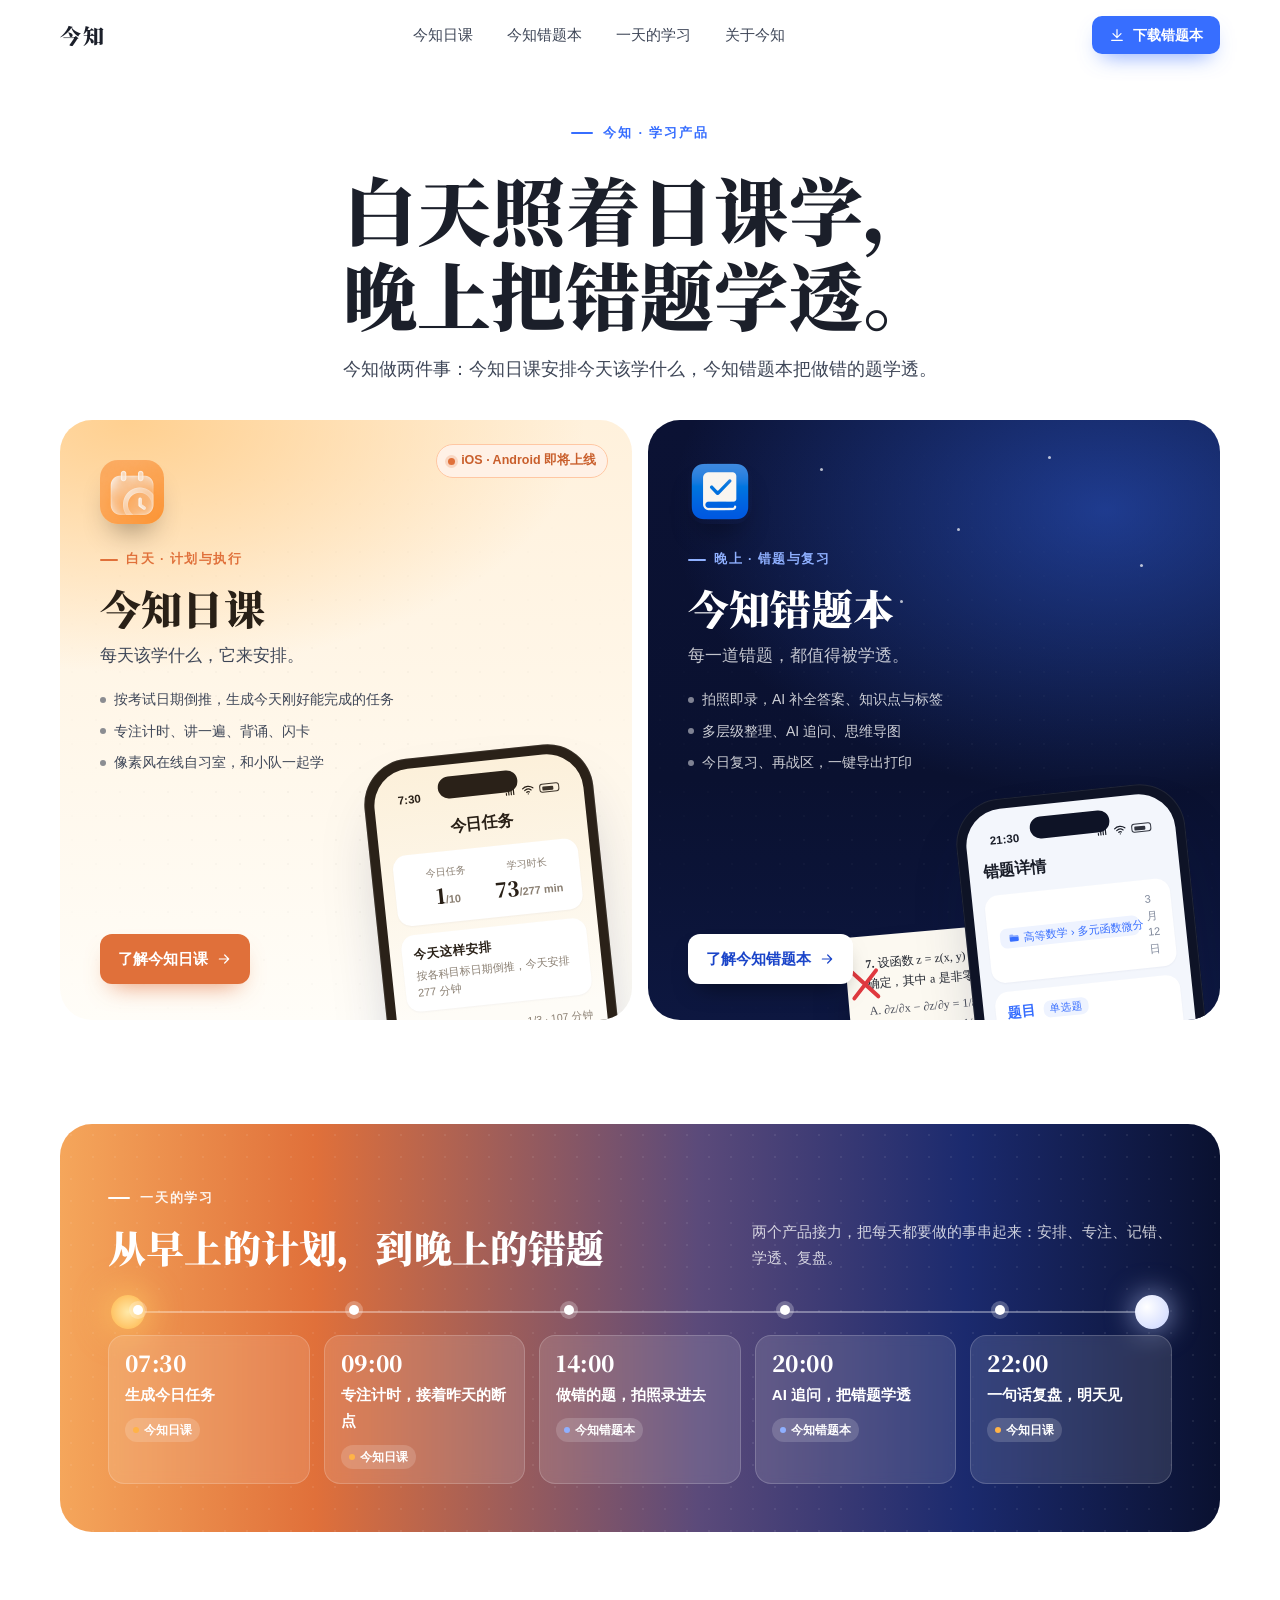
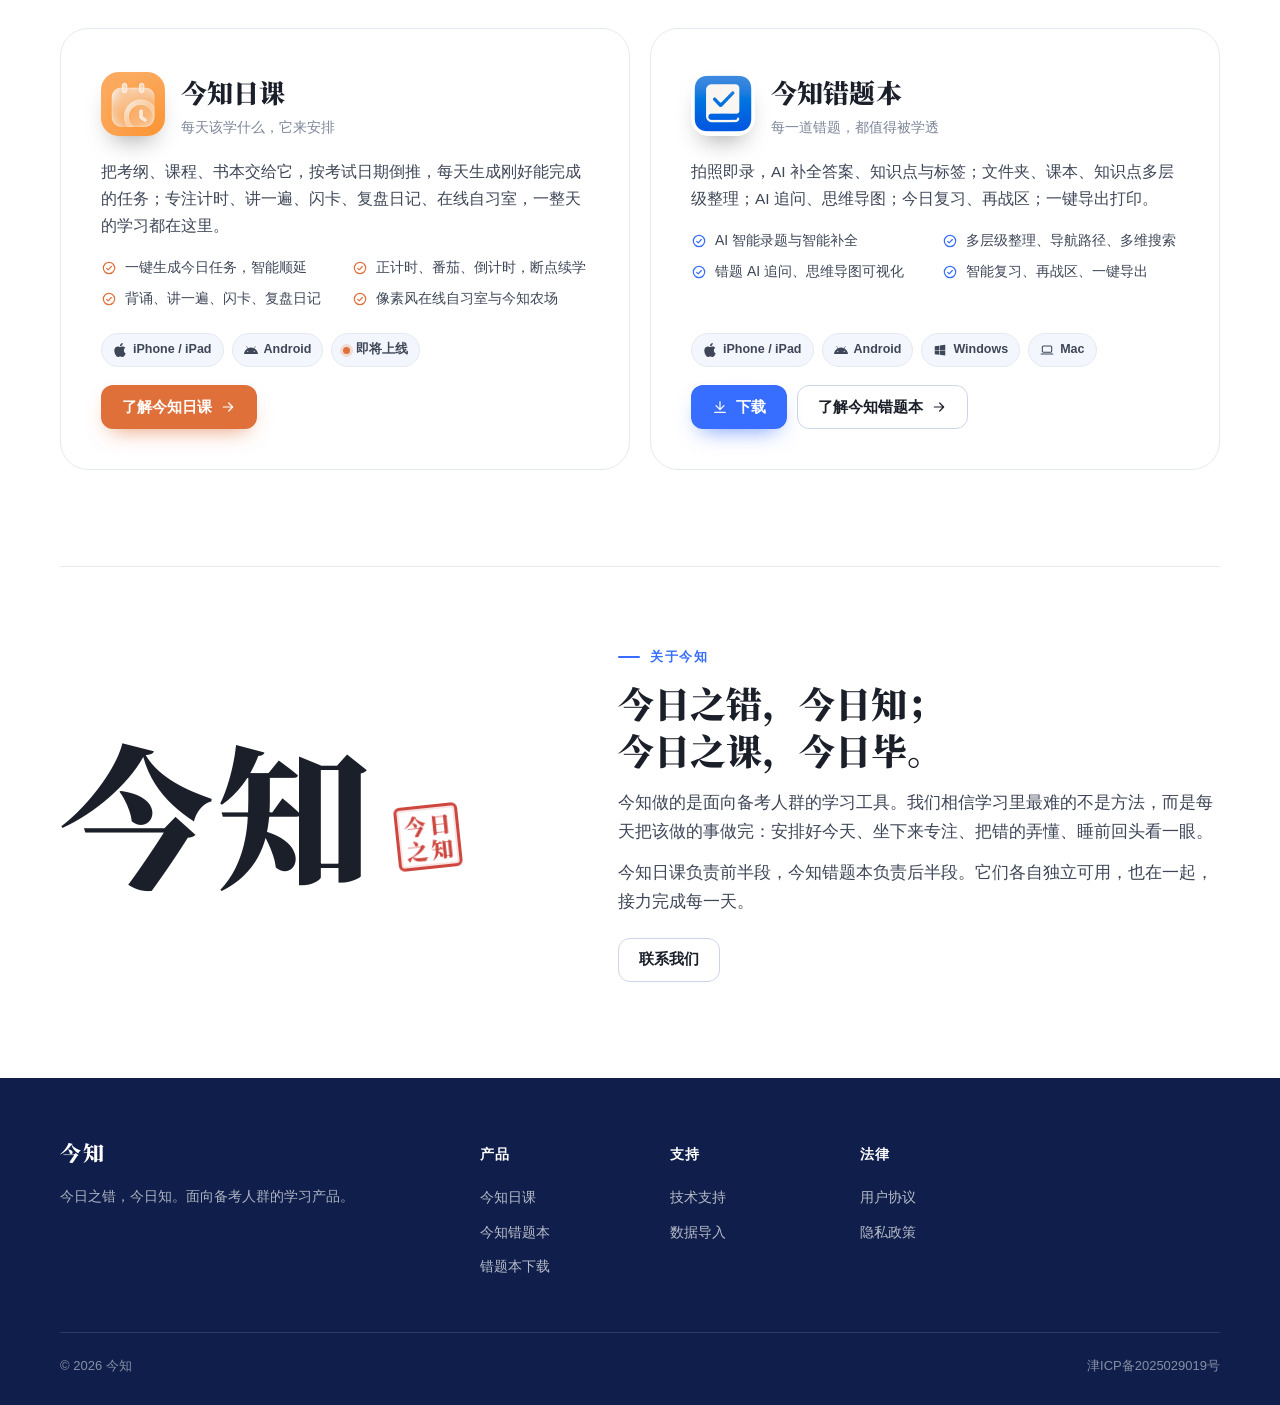
<file: Website/index.html>
<!DOCTYPE html>
<html lang="zh-CN">
<head>
<meta charset="utf-8">
<meta name="viewport" content="width=device-width, initial-scale=1">
<title>今知</title>
<meta name="description" content="今知：面向备考人群的学习产品。今知日课安排每天该学什么，今知错题本把做错的题学透。">
<meta name="theme-color" content="#FFFFFF">
<link rel="icon" href="assets/icon-correction.png">
<link rel="stylesheet" href="assets/fonts.css">
<link rel="stylesheet" href="assets/style.css">
<link rel="stylesheet" href="assets/mockup.css">
<style>
body{background:#fff}
/* ===================== split hero ===================== */
.split{padding:44px 0 64px}
.split__head{max-width:860px;margin:0 auto 34px;text-align:center}
.split__head h1{font-size:clamp(40px,6vw,74px);line-height:1.14;margin:22px 0 18px;text-wrap:balance}
.split__head p{font-size:18px;color:var(--ink-2);max-width:640px;margin:0 auto;line-height:1.85}
.split__head > *{animation:rise .9s cubic-bezier(.2,.7,.2,1) both}
.split__head > :nth-child(2){animation-delay:.12s}
.split__head > :nth-child(3){animation-delay:.24s}
@keyframes rise{from{opacity:0;transform:translateY(26px)}to{opacity:1;transform:none}}
.panels{display:flex;gap:16px;height:600px;animation:rise 1.1s cubic-bezier(.2,.7,.2,1) .4s both}
.panel{position:relative;flex:1;border-radius:32px;overflow:hidden;display:block;color:inherit;transition:flex .55s cubic-bezier(.2,.7,.2,1),transform .55s,filter .55s;isolation:isolate}
.panels:hover .panel{filter:saturate(.85) brightness(.96)}
.panels:hover .panel:hover{flex:1.42;filter:none}
.panel--day{background:radial-gradient(760px 420px at 12% 0%,rgba(255,206,140,.95),rgba(255,206,140,0) 60%),linear-gradient(180deg,#FFF1DC,#FFF8EC 60%,#FFFDF8);color:var(--dc-ink)}
.panel--night{background:radial-gradient(700px 460px at 80% 15%,rgba(55,110,255,.45),transparent 62%),linear-gradient(180deg,#0B1234,#0A1130 60%,#0D1740);color:#fff}
.panel::before{content:"";position:absolute;inset:0;background-image:radial-gradient(rgba(0,0,0,.09) 1px,transparent 1px);background-size:24px 24px;opacity:.4;-webkit-mask-image:radial-gradient(70% 60% at 50% 60%,#000,transparent);mask-image:radial-gradient(70% 60% at 50% 60%,#000,transparent);pointer-events:none}
.panel--night::before{background-image:radial-gradient(rgba(255,255,255,.1) 1px,transparent 1px)}
.panel__body{position:relative;z-index:2;padding:40px 40px 0;max-width:420px}
.panel__icon{width:64px;height:64px;border-radius:18px;box-shadow:0 18px 30px -14px rgba(0,0,0,.45);margin-bottom:18px}
.panel__kicker{display:inline-flex;align-items:center;gap:8px;font-size:12.5px;font-weight:700;letter-spacing:.12em;margin-bottom:12px}
.panel--day .panel__kicker{color:var(--dc)}
.panel--night .panel__kicker{color:#8FB0FF}
.panel__kicker::before{content:"";width:18px;height:2px;background:currentColor;border-radius:2px}
.panel h2{font-size:clamp(28px,3.2vw,42px);line-height:1.2;margin:0 0 10px}
.panel__line{font-size:17px;line-height:1.7;margin-bottom:16px}
.panel--day .panel__line{color:var(--ink-2)}
.panel--night .panel__line{color:rgba(255,255,255,.75)}
.panel ul{display:grid;gap:7px;font-size:14px}
.panel ul li{display:flex;align-items:center;gap:8px}
.panel ul li::before{content:"";width:6px;height:6px;border-radius:50%;background:currentColor;opacity:.6}
.panel--day ul{color:var(--ink-2)}
.panel--night ul{color:rgba(255,255,255,.8)}
.panel__cta{position:absolute;left:40px;bottom:36px;z-index:3;display:inline-flex;align-items:center;gap:8px;font-weight:700;font-size:15px;padding:12px 18px;border-radius:12px;transition:transform .2s,box-shadow .2s}
.panel--day .panel__cta{background:var(--dc);color:#fff;box-shadow:0 12px 24px -12px rgba(224,112,58,.8)}
.panel--night .panel__cta{background:#fff;color:var(--blue-ink);box-shadow:0 12px 24px -12px rgba(0,0,0,.6)}
.panel:hover .panel__cta{transform:translateY(-2px)}
.panel__cta .i{width:16px;height:16px;transition:transform .2s}
.panel:hover .panel__cta .i{transform:translateX(3px)}
.panel__soon{position:absolute;right:24px;top:24px;z-index:3}
.panel__phone{position:absolute;right:-6px;bottom:-190px;z-index:1;transition:transform .55s cubic-bezier(.2,.7,.2,1)}
.panel:hover .panel__phone{transform:translateY(-26px) rotate(-2deg)}
.panel__phone .phone{--w:230px;transform:rotate(-6deg);transform-origin:bottom right}
.panel--day .panel__phone .phone{background:#2A2118}
.panel--day .panel__phone .phone::before{background:#2A2118}
.panel--day .panel__phone .screen{background:linear-gradient(180deg,#FCF0DA,#FEFCF7 55%)}
.panel--day .panel__phone{--blue:#E0703A;--blue-50:#FFF1E6;--ground:#FBF3E7;--muted:#8A7F72;--line:#EFE4D3;--line-2:#E0D2BC;--ink:#292017}
.panel__paper{position:absolute;left:200px;bottom:-30px;width:250px;padding:18px 20px;background:#FCF9F1;color:#22262F;border-radius:5px;font-family:var(--serif);font-size:12px;line-height:1.7;transform:rotate(-5deg);box-shadow:0 30px 50px -22px rgba(0,0,0,.7);z-index:1;transition:transform .55s cubic-bezier(.2,.7,.2,1)}
.panel:hover .panel__paper{transform:rotate(-3deg) translateY(-14px)}
.panel__paper b{font-weight:700}
.panel__paper .mk{position:absolute;left:-4px;top:26px;width:44px;height:44px}
.panel__paper .mk path{fill:none;stroke:#E0393F;stroke-width:4;stroke-linecap:round}
.panel__paper .note{position:absolute;right:16px;bottom:14px;font-family:var(--hand);font-size:22px;color:#E0393F;transform:rotate(-6deg);line-height:1}
.panel--night .panel__phone{right:-10px;bottom:-230px}
.stars i{position:absolute;width:3px;height:3px;border-radius:50%;background:#fff;opacity:.7;animation:twinkle 3s ease-in-out infinite}
@keyframes twinkle{50%{opacity:.15}}

/* ===================== day arc ===================== */
.arc{padding:40px 0 96px}
.arc__band{position:relative;border-radius:32px;overflow:hidden;padding:56px 48px 48px;color:#fff;background:linear-gradient(90deg,#F5A65B 0%,#E0703A 22%,#5B4A7A 55%,#1B2A6E 78%,#0A1130 100%)}
.arc__band::before{content:"";position:absolute;inset:0;background-image:radial-gradient(rgba(255,255,255,.14) 1px,transparent 1px);background-size:22px 22px;opacity:.5;pointer-events:none}
.arc__head{position:relative;display:flex;align-items:flex-end;justify-content:space-between;gap:20px;flex-wrap:wrap;margin-bottom:40px}
.arc__head h2{font-size:clamp(26px,3vw,38px);line-height:1.3;margin-top:12px;text-wrap:balance}
.arc__head .kicker{color:rgba(255,255,255,.9)}
.arc__head .kicker::before{background:#fff}
.arc__head p{color:rgba(255,255,255,.78);font-size:15px;max-width:420px}
.arc__line{position:relative;height:2px;background:rgba(255,255,255,.35);margin:0 20px 22px}
.arc__sun,.arc__moon{position:absolute;top:50%;transform:translate(-50%,-50%);width:34px;height:34px;border-radius:50%}
.arc__sun{left:0;background:radial-gradient(circle,#FFE9A8,#FFB347);box-shadow:0 0 30px 6px rgba(255,200,100,.6)}
.arc__moon{left:100%;background:radial-gradient(circle at 35% 35%,#FFFFFF,#C9D4FF);box-shadow:0 0 26px 4px rgba(190,205,255,.5)}
.arc__steps{position:relative;display:grid;grid-template-columns:repeat(5,1fr);gap:14px}
.arc__step{position:relative;padding:16px 16px 14px;border-radius:16px;background:rgba(255,255,255,.12);border:1px solid rgba(255,255,255,.18);-webkit-backdrop-filter:blur(6px);backdrop-filter:blur(6px)}
.arc__step::before{content:"";position:absolute;left:24px;top:-31px;width:10px;height:10px;border-radius:50%;background:#fff;box-shadow:0 0 0 4px rgba(255,255,255,.25)}
.arc__step time{display:block;font-family:var(--display);font-weight:900;font-size:22px;letter-spacing:.02em;line-height:1}
.arc__step b{display:block;font-size:15px;margin:8px 0 6px}
.arc__step small{display:inline-flex;align-items:center;gap:5px;font-size:11.5px;font-weight:700;padding:2px 8px;border-radius:999px;background:rgba(255,255,255,.16)}
.arc__step small i{width:6px;height:6px;border-radius:50%;display:inline-block}
.arc__step small i.d{background:#FFB347}
.arc__step small i.n{background:#8FB0FF}

/* ===================== products ===================== */
.products{padding:0 0 96px}
.products__grid{display:grid;grid-template-columns:1fr 1fr;gap:20px}
.pc{border-radius:28px;padding:40px;border:1px solid var(--line);background:#fff;display:flex;flex-direction:column;gap:18px;transition:transform .2s,box-shadow .2s}
.pc:hover{transform:translateY(-4px);box-shadow:var(--shadow)}
.pc__top{display:flex;align-items:center;gap:16px}
.pc__top img{width:64px;height:64px;border-radius:18px;box-shadow:0 14px 26px -12px rgba(0,0,0,.4)}
.pc__top h3{font-family:var(--display);font-weight:900;font-size:26px;letter-spacing:.005em}
.pc__top small{display:block;font-size:13.5px;color:var(--muted);margin-top:2px}
.pc p{color:var(--ink-2);font-size:15.5px}
.pc ul{display:grid;grid-template-columns:1fr 1fr;gap:10px 14px;font-size:14px;color:var(--ink-2)}
.pc ul li{display:flex;align-items:flex-start;gap:8px;line-height:1.5}
.pc ul li .i{width:16px;height:16px;flex:none;margin-top:3px}
.pc--day ul li .i{color:var(--dc)}
.pc--night ul li .i{color:var(--blue)}
.pc__plats{display:flex;flex-wrap:wrap;gap:8px;margin-top:auto;padding-top:6px}
.pc__plats span{display:inline-flex;align-items:center;gap:6px;background:var(--ground);border:1px solid var(--line);border-radius:999px;padding:5px 11px;font-size:12.5px;font-weight:600;color:var(--ink-2)}
.pc__plats .i{width:14px;height:14px}
.pc__actions{display:flex;gap:10px;flex-wrap:wrap}
.pc--day .btn--primary{background:var(--dc);box-shadow:0 10px 22px -10px rgba(224,112,58,.75)}
.pc--day .btn--primary:hover{background:var(--dc-deep)}

/* ===================== about ===================== */
.about{padding:0 0 96px}
.about__inner{display:grid;grid-template-columns:1fr 1.2fr;gap:56px;align-items:center;border-top:1px solid var(--line);padding-top:72px}
.wordmark{display:flex;align-items:flex-end;gap:22px}
.wordmark b{font-family:var(--display);font-weight:900;font-size:clamp(96px,12vw,168px);line-height:.95;letter-spacing:.02em}
.seal{width:64px;height:64px;border:3px solid #C8342B;color:#C8342B;border-radius:6px;display:grid;grid-template-columns:1fr 1fr;place-items:center;font-family:var(--display);font-weight:900;font-size:22px;line-height:1;transform:rotate(-6deg);margin-bottom:14px;opacity:.9;padding:4px;box-shadow:inset 0 0 0 2px rgba(200,52,43,.15)}
.about__copy h2{font-size:clamp(26px,3vw,36px);line-height:1.3;margin:12px 0 14px;text-wrap:balance}
.about__copy p{color:var(--ink-2);font-size:16.5px;margin-bottom:12px}
.about__links{display:flex;gap:10px;flex-wrap:wrap;margin-top:22px}

@media (max-width:1000px){
  .arc__steps{grid-template-columns:repeat(2,1fr)}
  .arc__line{display:none}
  .arc__step::before{display:none}
  .products__grid{grid-template-columns:1fr}
  .about__inner{grid-template-columns:1fr;gap:28px}
}
@media (max-width:860px){
  .panels{flex-direction:column;height:auto}
  .panel{min-height:560px;flex:none!important}
  .panels:hover .panel{filter:none}
  .panel__body{padding:32px 28px 0}
  .panel__cta{left:28px;bottom:28px}
  .panel__phone{right:-30px;bottom:-300px}
  .panel__phone .phone{--w:200px}
  .panel--night .panel__phone{bottom:-320px}
  .panel__paper{display:none}
  .arc__band{padding:40px 28px 36px}
  .arc__steps{grid-template-columns:1fr}
  .pc{padding:30px 26px}
  .pc ul{grid-template-columns:1fr}
}
</style>
</head>
<body>
<svg width="0" height="0" style="position:absolute" aria-hidden="true">
  <defs>
    <symbol id="i-menu" viewBox="0 0 24 24"><path d="M4 7h16M4 12h16M4 17h16"/></symbol>
    <symbol id="i-arrow" viewBox="0 0 24 24"><path d="M5 12h14M13 6l6 6-6 6"/></symbol>
    <symbol id="i-down" viewBox="0 0 24 24"><path d="M12 4v12M6 10l6 6 6-6"/><path d="M4 20h16"/></symbol>
    <symbol id="i-check-c" viewBox="0 0 24 24"><circle cx="12" cy="12" r="8.5"/><path d="M8.5 12.5l2.3 2.3 4.7-5"/></symbol>
    <symbol id="i-check" viewBox="0 0 24 24"><path d="M5 12.5l4.5 4.5L19 7.5"/></symbol>
    <symbol id="i-signal" viewBox="0 0 24 24"><path d="M5 18v-3M9.5 18V9M14 18V6M18.5 18V3"/></symbol>
    <symbol id="i-wifi" viewBox="0 0 24 24"><path d="M2.5 9.5a14 14 0 0 1 19 0M6 13a9 9 0 0 1 12 0M9.5 16.5a4 4 0 0 1 5 0"/><path d="M12 19.8h.01"/></symbol>
    <symbol id="i-phone" viewBox="0 0 24 24"><rect x="7" y="2.5" width="10" height="19" rx="2.5"/><path d="M11 18h2"/></symbol>
    <symbol id="i-laptop" viewBox="0 0 24 24"><rect x="4" y="5" width="16" height="11" rx="2"/><path d="M2 19h20"/></symbol>
    <symbol id="i-apple" viewBox="0 0 24 24"><path fill="currentColor" stroke="none" d="M12.152 6.896c-.948 0-2.415-1.078-3.96-1.04-2.04.027-3.91 1.183-4.961 3.014-2.117 3.675-.546 9.103 1.519 12.09 1.013 1.454 2.208 3.09 3.792 3.039 1.52-.065 2.09-.987 3.935-.987 1.831 0 2.35.987 3.96.948 1.637-.026 2.676-1.48 3.676-2.948 1.156-1.688 1.636-3.325 1.662-3.415-.039-.013-3.182-1.221-3.22-4.857-.026-3.04 2.48-4.494 2.597-4.559-1.429-2.09-3.623-2.324-4.39-2.376-2-.156-3.675 1.09-4.61 1.09zM15.53 3.83c.843-1.012 1.4-2.427 1.245-3.83-1.207.052-2.662.805-3.532 1.818-.78.896-1.454 2.338-1.273 3.714 1.338.104 2.715-.688 3.559-1.701"/></symbol>
    <symbol id="i-android" viewBox="0 0 24 24"><path fill="currentColor" stroke="none" d="M17.523 15.3414c-.5511 0-.9993-.4486-.9993-.9997s.4483-.9993.9993-.9993c.5511 0 .9993.4483.9993.9993.0001.5511-.4482.9997-.9993.9997m-11.046 0c-.5511 0-.9993-.4486-.9993-.9997s.4482-.9993.9993-.9993c.5511 0 .9993.4483.9993.9993 0 .5511-.4483.9997-.9993.9997m11.4045-6.02l1.9973-3.4592a.416.416 0 00-.1521-.5676.416.416 0 00-.5676.1521l-2.0223 3.503C15.5902 8.2439 13.8533 7.8508 12 7.8508s-3.5902.3931-5.1367 1.0989L4.841 5.4467a.4161.4161 0 00-.5677-.1521.4157.4157 0 00-.1521.5676l1.9973 3.4592C2.6889 11.1867.3432 14.6589 0 18.761h24c-.3435-4.1021-2.6892-7.5743-6.1185-9.4396"/></symbol>
    <symbol id="i-windows" viewBox="0 0 24 24"><path fill="currentColor" stroke="none" d="M3 5.6l7.6-1.05v7.3H3zM11.6 4.4L21 3.1v8.75h-9.4zM3 12.85h7.6v7.3L3 19.1zM11.6 12.85H21v8.75l-9.4-1.3z"/></symbol>
    <symbol id="i-books" viewBox="0 0 24 24"><path d="M4 4h4v16H4zM10 4h4v16h-4z"/><path d="M15.5 5.2l3.9-1 4 15.5-3.9 1z"/></symbol>
    <symbol id="i-todo" viewBox="0 0 24 24"><circle cx="7" cy="8" r="2.5"/><path d="M12.5 8H20M12.5 16H20"/><circle cx="7" cy="16" r="2.5"/><path d="M5.8 8l.9.9 1.6-1.8"/></symbol>
    <symbol id="i-grid" viewBox="0 0 24 24"><rect x="4" y="4" width="7" height="7" rx="1.5"/><rect x="13" y="4" width="7" height="7" rx="1.5"/><rect x="4" y="13" width="7" height="7" rx="1.5"/><rect x="13" y="13" width="7" height="7" rx="1.5"/></symbol>
    <symbol id="i-me" viewBox="0 0 24 24"><circle cx="12" cy="8.5" r="4"/><path d="M4.5 20a7.5 7.5 0 0 1 15 0"/></symbol>
    <symbol id="i-folder-f" viewBox="0 0 24 24"><path d="M3 7a2 2 0 0 1 2-2h4.5l2 2H19a2 2 0 0 1 2 2v1H3z" fill="currentColor" stroke="none" opacity=".55"/><path d="M3 10h18v7a2 2 0 0 1-2 2H5a2 2 0 0 1-2-2z" fill="currentColor" stroke="none"/></symbol>
  </defs>
</svg>

<header class="nav" id="nav">
  <div class="container nav__inner">
    <a class="brandmark" href="#top" aria-label="今知 首页">今知</a>
    <nav class="nav__links" id="navLinks" aria-label="主导航">
      <a href="dailycourse/">今知日课</a>
      <a href="correction/">今知错题本</a>
      <a href="#day">一天的学习</a>
      <a href="#about">关于今知</a>
    </nav>
    <div class="nav__cta">
      <a class="btn btn--primary btn--sm" href="correction/download/"><svg class="i i--s"><use href="#i-down"/></svg><span>下载错题本</span></a>
      <button class="nav__toggle" id="navToggle" aria-label="打开菜单" aria-expanded="false" aria-controls="navLinks"><svg class="i"><use href="#i-menu"/></svg></button>
    </div>
  </div>
</header>

<main id="top">
<!-- ===================== SPLIT HERO ===================== -->
<section class="split">
  <div class="container">
    <div class="split__head">
      <span class="kicker">今知 · 学习产品</span>
      <h1>白天照着日课学，<br>晚上把错题学透。</h1>
      <p>今知做两件事：今知日课安排今天该学什么，今知错题本把做错的题学透。</p>
    </div>
    <div class="panels">
      <a class="panel panel--day" href="dailycourse/">
        <span class="panel__soon soon">iOS · Android 即将上线</span>
        <div class="panel__body">
          <img class="panel__icon" src="assets/icon-dailycourse.png" alt="">
          <span class="panel__kicker">白天 · 计划与执行</span>
          <h2>今知日课</h2>
          <p class="panel__line">每天该学什么，它来安排。</p>
          <ul><li>按考试日期倒推，生成今天刚好能完成的任务</li><li>专注计时、讲一遍、背诵、闪卡</li><li>像素风在线自习室，和小队一起学</li></ul>
        </div>
        <div class="panel__phone" aria-hidden="true">
          <div class="phone"><div class="screen">
            <div class="ss on">
              <div class="sb"><span class="num">7:30</span><span class="sb__ic"><svg class="i"><use href="#i-signal"/></svg><svg class="i"><use href="#i-wifi"/></svg><i class="sb__bat"></i></span></div>
              <div class="ah" style="justify-content:center">今日任务</div>
              <div class="scr">
                <div class="mcard" style="display:grid;grid-template-columns:1fr 1fr;text-align:center;padding:12px"><div><small class="muted" style="font-size:10px">今日任务</small><b style="display:block;font-family:var(--display);font-size:20px">1<em style="font-style:normal;font-size:11px;color:var(--muted);font-family:var(--font)">/10</em></b></div><div><small class="muted" style="font-size:10px">学习时长</small><b style="display:block;font-family:var(--display);font-size:20px">73<em style="font-style:normal;font-size:11px;color:var(--muted);font-family:var(--font)">/277 min</em></b></div></div>
                <div class="mcard" style="font-size:11px"><b style="font-size:12.5px">今天这样安排</b><div class="muted" style="margin-top:3px">按各科目标日期倒推，今天安排 277 分钟</div></div>
                <div style="font-size:12px;font-weight:700;padding:4px 2px 6px;display:flex;justify-content:space-between">考研数学<span class="muted" style="font-weight:500;font-size:10.5px">1/3 · 107 分钟</span></div>
                <div class="mcard" style="display:flex;gap:8px;align-items:center;background:var(--green-bg)"><i style="width:14px;height:14px;border-radius:50%;background:var(--green);display:grid;place-items:center;color:#fff;flex:none"><svg class="i" style="width:9px;height:9px;stroke-width:3"><use href="#i-check"/></svg></i><div style="min-width:0"><b style="display:block;font-size:11px;text-decoration:line-through;color:var(--muted)">09.30 讲零基础三、方程与不等式 09</b><small class="muted" style="font-size:9.5px">课程 · 接着昨天的断点</small></div><span style="margin-left:auto;font-size:9.5px;font-weight:700;color:var(--green);white-space:nowrap">完全懂了</span></div>
                <div class="mcard" style="display:flex;gap:8px;align-items:center"><i style="width:14px;height:14px;border-radius:50%;border:1.5px solid var(--line-2);flex:none"></i><div style="min-width:0"><b style="display:block;font-size:11px">10.30 讲零基础四、函数 10</b><small class="muted" style="font-size:9.5px">课程 · 接着昨天的断点</small></div><em style="margin-left:auto;font-style:normal;font-size:10.5px;white-space:nowrap">34 分钟</em></div>
                <div style="font-size:12px;font-weight:700;padding:4px 2px 6px;display:flex;justify-content:space-between">考公<span class="muted" style="font-weight:500;font-size:10.5px">0/1 · 42 分钟</span></div>
                <div class="mcard" style="display:flex;gap:8px;align-items:center"><i style="width:14px;height:14px;border-radius:50%;border:1.5px solid var(--line-2);flex:none"></i><div style="min-width:0"><b style="display:block;font-size:11px">判断推理理论-3</b><small class="muted" style="font-size:9.5px">课程 · 接着昨天的断点</small></div><em style="margin-left:auto;font-style:normal;font-size:10.5px;white-space:nowrap">42 分钟</em></div>
              </div>
            </div>
          </div></div>
        </div>
        <span class="panel__cta">了解今知日课<svg class="i"><use href="#i-arrow"/></svg></span>
      </a>

      <a class="panel panel--night" href="correction/">
        <span class="stars" aria-hidden="true"><i style="left:12%;top:14%"></i><i style="left:30%;top:8%;animation-delay:-1s"></i><i style="left:54%;top:18%;animation-delay:-2s"></i><i style="left:70%;top:6%;animation-delay:-.5s"></i><i style="left:86%;top:24%;animation-delay:-1.6s"></i><i style="left:44%;top:30%;animation-delay:-2.4s"></i></span>
        <div class="panel__body">
          <img class="panel__icon" src="assets/icon-correction.png" alt="">
          <span class="panel__kicker">晚上 · 错题与复习</span>
          <h2>今知错题本</h2>
          <p class="panel__line">每一道错题，都值得被学透。</p>
          <ul><li>拍照即录，AI 补全答案、知识点与标签</li><li>多层级整理、AI 追问、思维导图</li><li>今日复习、再战区，一键导出打印</li></ul>
        </div>
        <div class="panel__paper" aria-hidden="true">
          <svg class="mk" viewBox="0 0 44 44"><path d="M10 9l24 26M34 9L10 35"/></svg>
          <div><b>7.</b> 设函数 z = z(x, y) 由方程 x − az = e<sup>y+az</sup> 确定，其中 a 是非零常数，则（　）。</div>
          <div style="margin-top:6px;color:#4A4E5A">A. ∂z/∂x − ∂z/∂y = 1/a<br>B. ∂z/∂x + ∂z/∂y = 1/a</div>
          <span class="note hand">符号写反了！</span>
        </div>
        <div class="panel__phone" aria-hidden="true">
          <div class="phone"><div class="screen">
            <div class="ss on">
              <div class="sb"><span class="num">21:30</span><span class="sb__ic"><svg class="i"><use href="#i-signal"/></svg><svg class="i"><use href="#i-wifi"/></svg><i class="sb__bat"></i></span></div>
              <div class="ah">错题详情</div>
              <div class="scr">
                <div class="mcard"><div class="mrow"><span class="chip chip--blue"><svg class="i"><use href="#i-folder-f"/></svg>高等数学 › 多元函数微分</span><span class="mdate">3月12日</span></div></div>
                <div class="mcard"><div class="mhead" style="color:var(--blue)">题目<span class="chip chip--blue chip--sm">单选题</span></div><p class="mq">设函数 z = z(x, y) 由方程 x − az = e<sup>y+az</sup> 确定，其中 a 是非零常数，则（　）。</p>
                  <div style="display:grid;gap:6px;margin-top:9px;font-size:11.5px"><div style="display:flex;gap:8px;align-items:center;padding:6px 9px;border-radius:9px;background:var(--green-bg);color:var(--green)"><b>A</b>∂z/∂x − ∂z/∂y = 1/a<em style="margin-left:auto;font-style:normal;font-size:10px;font-weight:700">正确答案</em></div><div style="display:flex;gap:8px;align-items:center;padding:6px 9px;border-radius:9px;background:var(--red-bg);color:var(--red)"><b>B</b>∂z/∂x + ∂z/∂y = 1/a<em style="margin-left:auto;font-style:normal;font-size:10px;font-weight:700">你的选择</em></div></div></div>
                <div class="mcard" style="background:var(--orange-bg)"><div class="mhead" style="color:var(--orange)">解析与错因</div><p class="mq">两边分别对 x、y 求偏导后相减，含 e<sup>y+az</sup> 的项恰好抵消。错因：丢掉了 ∂z/∂y 的负号。</p></div>
              </div>
            </div>
          </div></div>
        </div>
        <span class="panel__cta">了解今知错题本<svg class="i"><use href="#i-arrow"/></svg></span>
      </a>
    </div>
  </div>
</section>

<!-- ===================== DAY ARC ===================== -->
<section class="arc" id="day">
  <div class="container">
    <div class="arc__band reveal">
      <div class="arc__head">
        <div><span class="kicker">一天的学习</span><h2>从早上的计划，到晚上的错题</h2></div>
        <p>两个产品接力，把每天都要做的事串起来：安排、专注、记错、学透、复盘。</p>
      </div>
      <div class="arc__line"><span class="arc__sun"></span><span class="arc__moon"></span></div>
      <div class="arc__steps">
        <div class="arc__step"><time>07:30</time><b>生成今日任务</b><small><i class="d"></i>今知日课</small></div>
        <div class="arc__step"><time>09:00</time><b>专注计时，接着昨天的断点</b><small><i class="d"></i>今知日课</small></div>
        <div class="arc__step"><time>14:00</time><b>做错的题，拍照录进去</b><small><i class="n"></i>今知错题本</small></div>
        <div class="arc__step"><time>20:00</time><b>AI 追问，把错题学透</b><small><i class="n"></i>今知错题本</small></div>
        <div class="arc__step"><time>22:00</time><b>一句话复盘，明天见</b><small><i class="d"></i>今知日课</small></div>
      </div>
    </div>
  </div>
</section>

<!-- ===================== PRODUCTS ===================== -->
<section class="products" id="products">
  <div class="container">
    <div class="products__grid">
      <article class="pc pc--day reveal">
        <div class="pc__top"><img src="assets/icon-dailycourse.png" alt=""><div><h3>今知日课</h3><small>每天该学什么，它来安排</small></div></div>
        <p>把考纲、课程、书本交给它，按考试日期倒推，每天生成刚好能完成的任务；专注计时、讲一遍、闪卡、复盘日记、在线自习室，一整天的学习都在这里。</p>
        <ul>
          <li><svg class="i"><use href="#i-check-c"/></svg>一键生成今日任务，智能顺延</li>
          <li><svg class="i"><use href="#i-check-c"/></svg>正计时、番茄、倒计时，断点续学</li>
          <li><svg class="i"><use href="#i-check-c"/></svg>背诵、讲一遍、闪卡、复盘日记</li>
          <li><svg class="i"><use href="#i-check-c"/></svg>像素风在线自习室与今知农场</li>
        </ul>
        <div class="pc__plats"><span><svg class="i"><use href="#i-apple"/></svg>iPhone / iPad</span><span><svg class="i"><use href="#i-android"/></svg>Android</span><span class="soon">即将上线</span></div>
        <div class="pc__actions"><a class="btn btn--primary" href="dailycourse/">了解今知日课<svg class="i i--s"><use href="#i-arrow"/></svg></a></div>
      </article>
      <article class="pc pc--night reveal" data-d="1">
        <div class="pc__top"><img src="assets/icon-correction.png" alt=""><div><h3>今知错题本</h3><small>每一道错题，都值得被学透</small></div></div>
        <p>拍照即录，AI 补全答案、知识点与标签；文件夹、课本、知识点多层级整理；AI 追问、思维导图；今日复习、再战区；一键导出打印。</p>
        <ul>
          <li><svg class="i"><use href="#i-check-c"/></svg>AI 智能录题与智能补全</li>
          <li><svg class="i"><use href="#i-check-c"/></svg>多层级整理、导航路径、多维搜索</li>
          <li><svg class="i"><use href="#i-check-c"/></svg>错题 AI 追问、思维导图可视化</li>
          <li><svg class="i"><use href="#i-check-c"/></svg>智能复习、再战区、一键导出</li>
        </ul>
        <div class="pc__plats"><span><svg class="i"><use href="#i-apple"/></svg>iPhone / iPad</span><span><svg class="i"><use href="#i-android"/></svg>Android</span><span><svg class="i"><use href="#i-windows"/></svg>Windows</span><span><svg class="i"><use href="#i-laptop"/></svg>Mac</span></div>
        <div class="pc__actions"><a class="btn btn--primary" href="correction/download/"><svg class="i i--s"><use href="#i-down"/></svg>下载</a><a class="btn btn--ghost" href="correction/">了解今知错题本<svg class="i i--s"><use href="#i-arrow"/></svg></a></div>
      </article>
    </div>
  </div>
</section>

<!-- ===================== ABOUT ===================== -->
<section class="about" id="about">
  <div class="container">
    <div class="about__inner">
      <div class="wordmark reveal" aria-hidden="true"><b>今知</b><span class="seal"><span>今</span><span>日</span><span>之</span><span>知</span></span></div>
      <div class="about__copy reveal" data-d="1">
        <span class="kicker">关于今知</span>
        <h2>今日之错，今日知；今日之课，今日毕。</h2>
        <p>今知做的是面向备考人群的学习工具。我们相信学习里最难的不是方法，而是每天把该做的事做完：安排好今天、坐下来专注、把错的弄懂、睡前回头看一眼。</p>
        <p>今知日课负责前半段，今知错题本负责后半段。它们各自独立可用，也在一起，接力完成每一天。</p>
        <div class="about__links"><a class="btn btn--ghost" href="https://www.jinzhi.fun/correction/support" target="_blank" rel="noopener">联系我们</a></div>
      </div>
    </div>
  </div>
</section>
</main>

<footer class="footer">
  <div class="container footer__inner">
    <div class="footer__brand">
      <a class="brandmark" href="#top" style="color:#fff">今知</a>
      <p>今日之错，今日知。面向备考人群的学习产品。</p>
    </div>
    <div class="footer__col"><h4>产品</h4><a href="dailycourse/">今知日课</a><a href="correction/">今知错题本</a><a href="correction/download/">错题本下载</a></div>
    <div class="footer__col"><h4>支持</h4><a href="https://www.jinzhi.fun/correction/support" target="_blank" rel="noopener">技术支持</a><a href="https://www.jinzhi.fun/correction/import" target="_blank" rel="noopener">数据导入</a></div>
    <div class="footer__col"><h4>法律</h4><a href="https://www.jinzhi.fun/correction/terms" target="_blank" rel="noopener">用户协议</a><a href="https://www.jinzhi.fun/correction/privacy" target="_blank" rel="noopener">隐私政策</a></div>
  </div>
  <div class="container footer__bottom"><span>© <span id="year">2026</span> 今知</span><a href="https://beian.miit.gov.cn/" target="_blank" rel="noopener">津ICP备2025029019号</a></div>
</footer>

<script>
(function(){
  var nav=document.getElementById('nav');
  var onScroll=function(){nav.classList.toggle('scrolled',window.scrollY>8)};
  onScroll();window.addEventListener('scroll',onScroll,{passive:true});
  var toggle=document.getElementById('navToggle');
  toggle.addEventListener('click',function(){var open=nav.classList.toggle('open');toggle.setAttribute('aria-expanded',open?'true':'false')});
  nav.querySelectorAll('.nav__links a').forEach(function(a){a.addEventListener('click',function(){nav.classList.remove('open')})});
  document.getElementById('year').textContent=new Date().getFullYear();
  var reduce=window.matchMedia&&window.matchMedia('(prefers-reduced-motion: reduce)').matches;
  var hasIO='IntersectionObserver' in window;
  if(!hasIO)document.documentElement.classList.add('no-io');
  var reveals=Array.prototype.slice.call(document.querySelectorAll('.reveal'));
  if(reduce||!hasIO){reveals.forEach(function(el){el.classList.add('in')})}
  else{var ro=new IntersectionObserver(function(es){es.forEach(function(e){if(e.isIntersecting){e.target.classList.add('in');ro.unobserve(e.target)}})},{threshold:.12,rootMargin:'0px 0px -6% 0px'});reveals.forEach(function(el){ro.observe(el)})}
})();
</script>
</body>
</html>
</file>
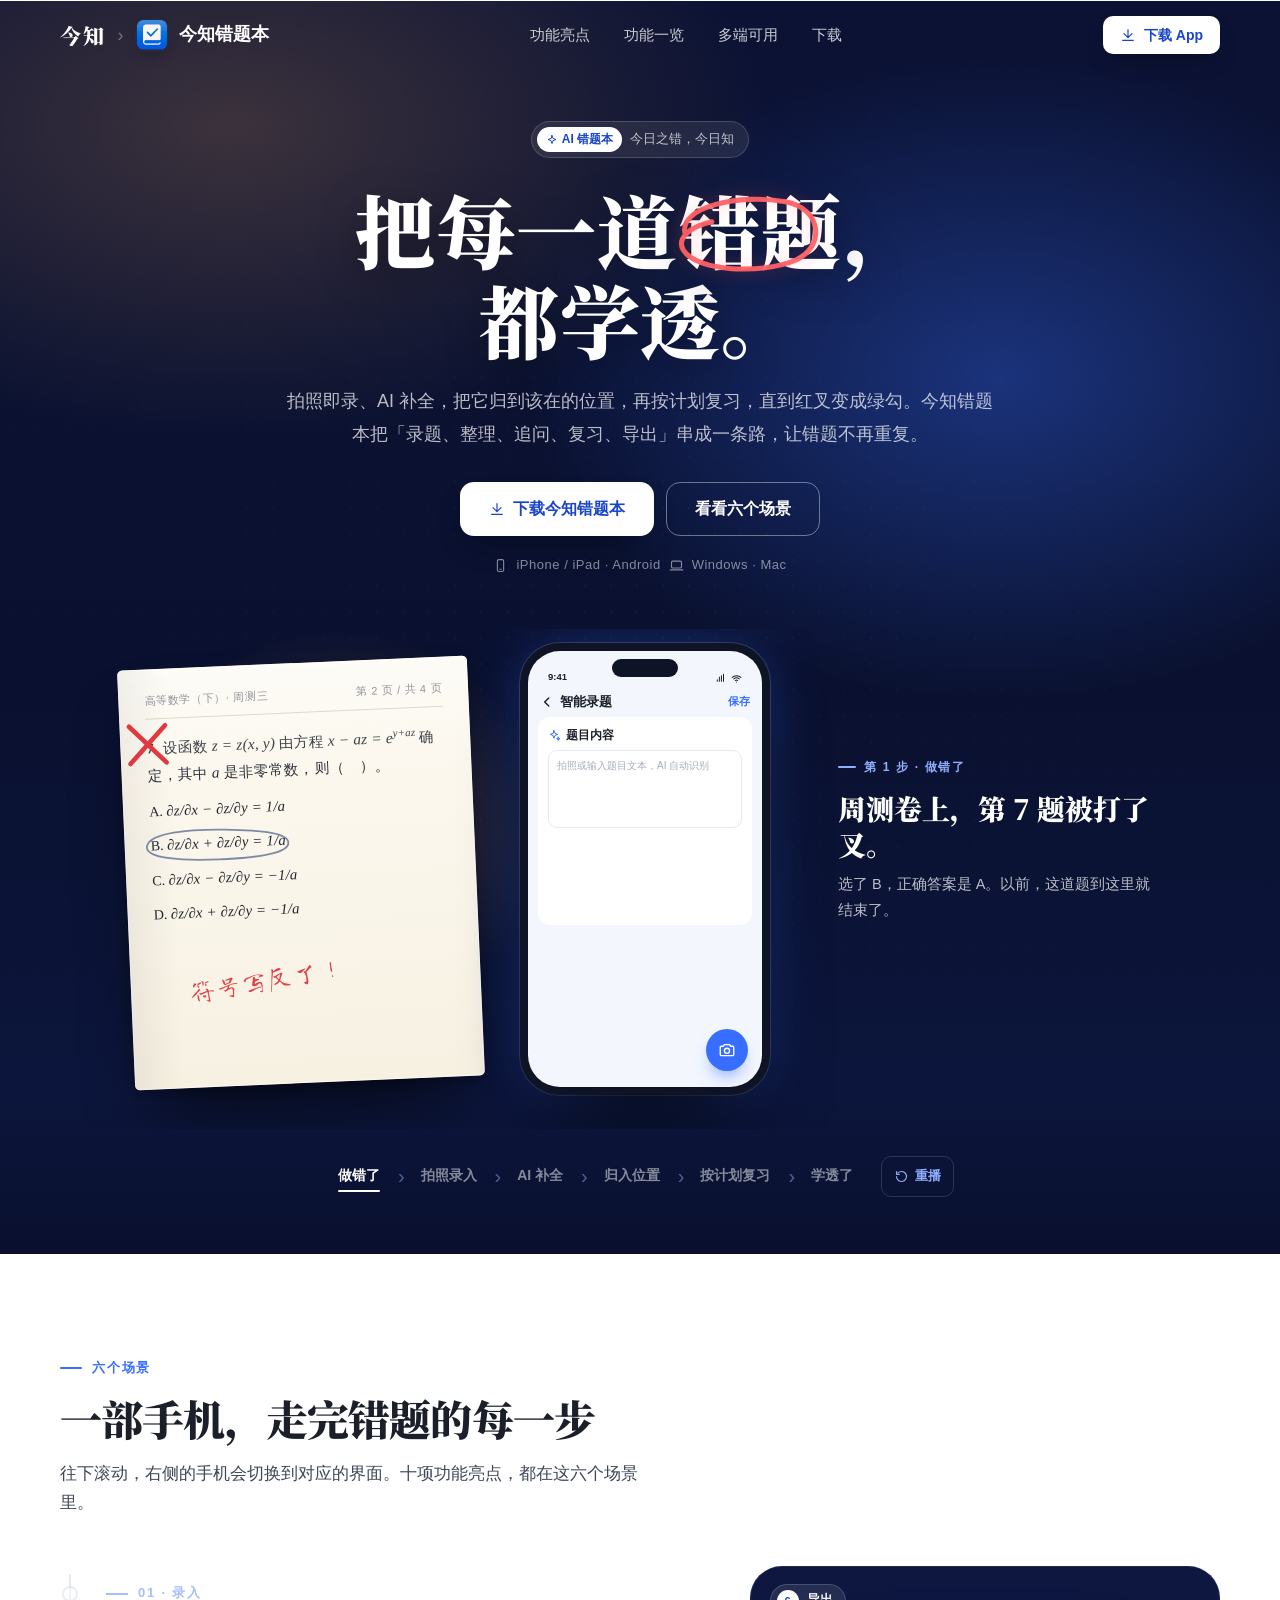
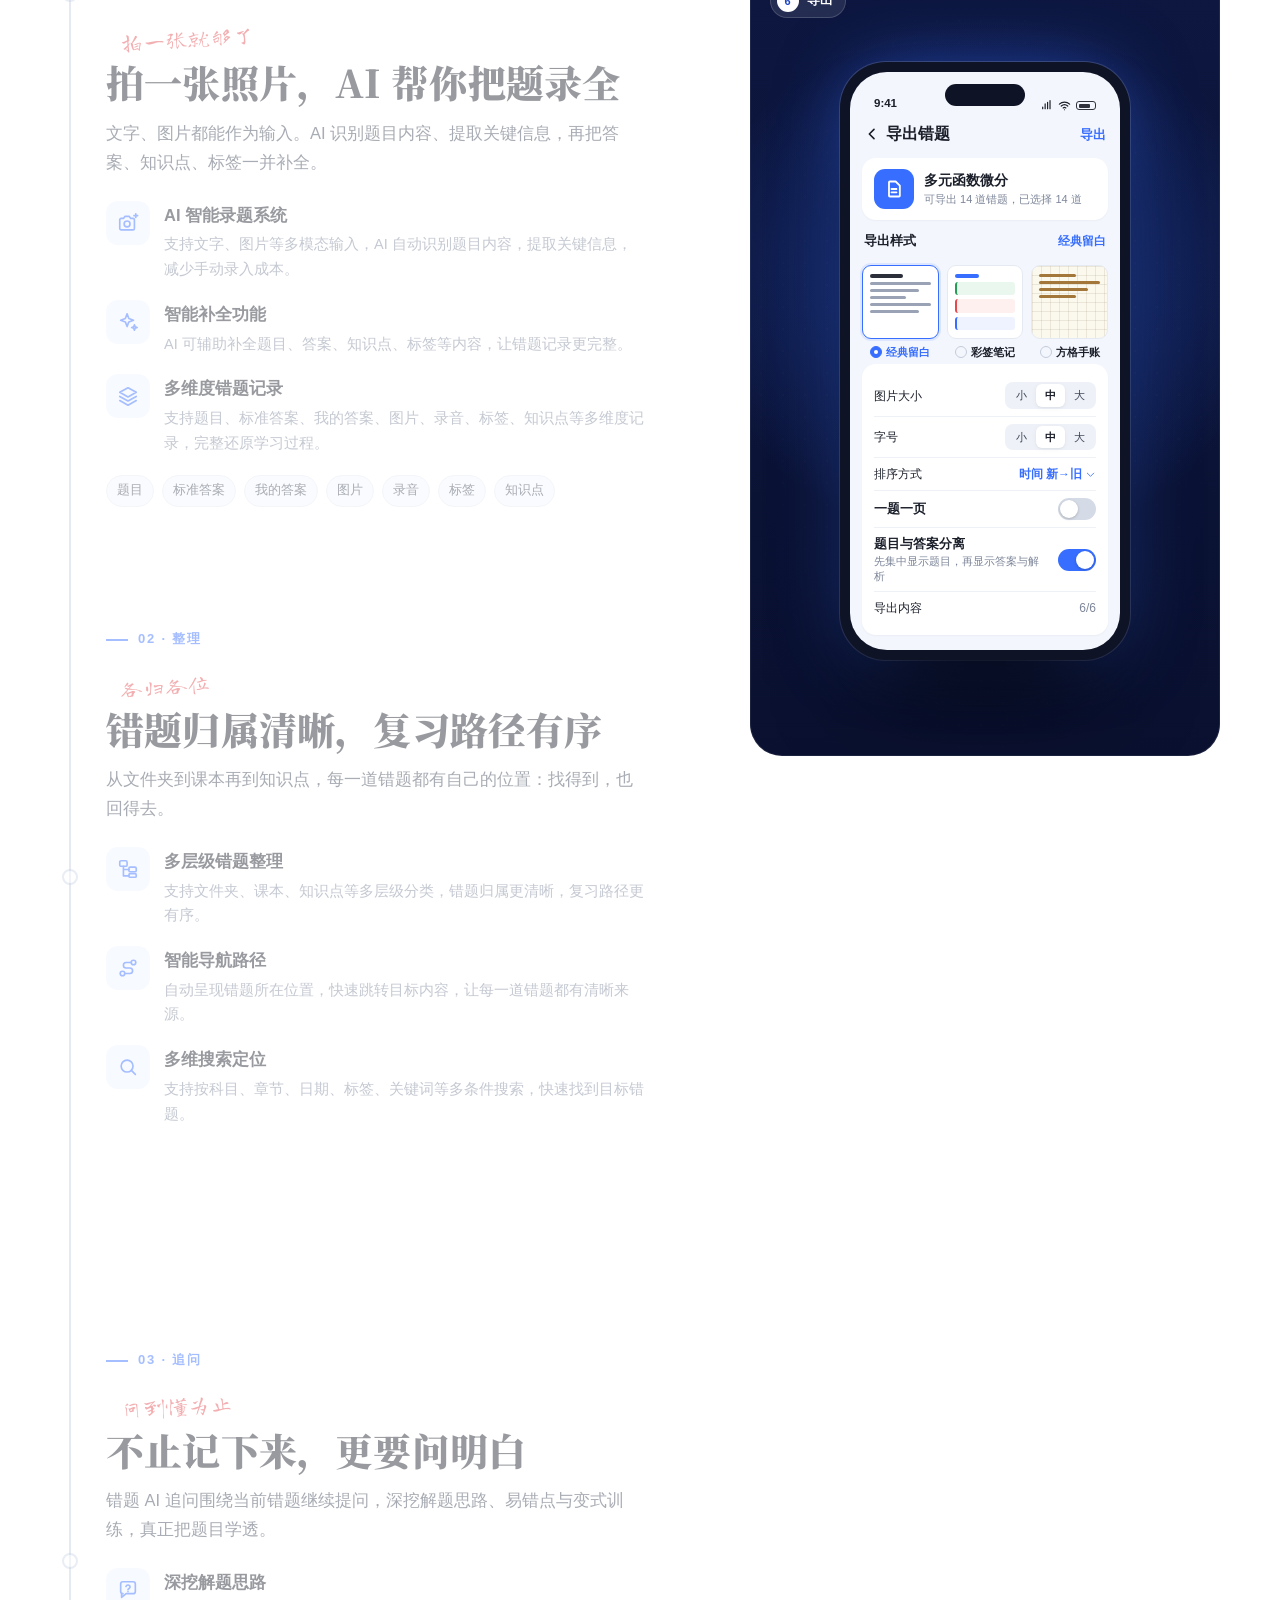
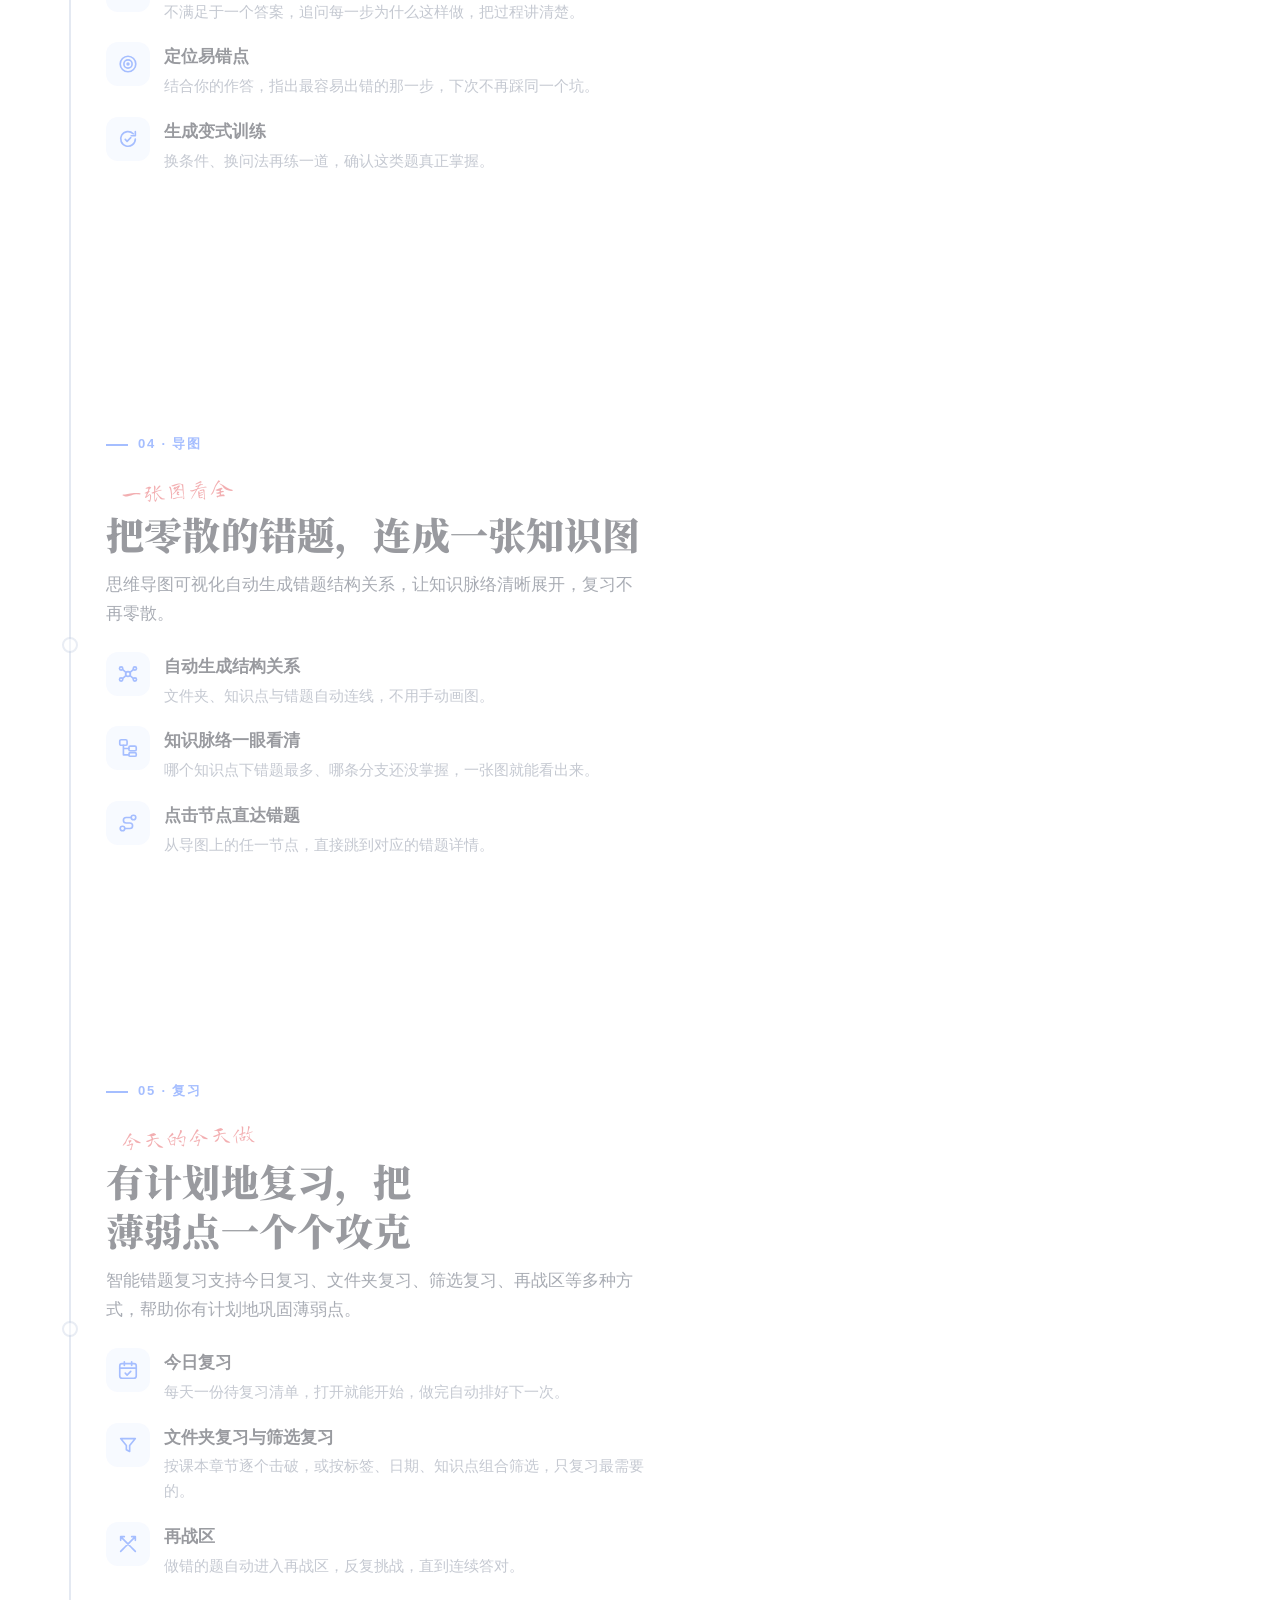
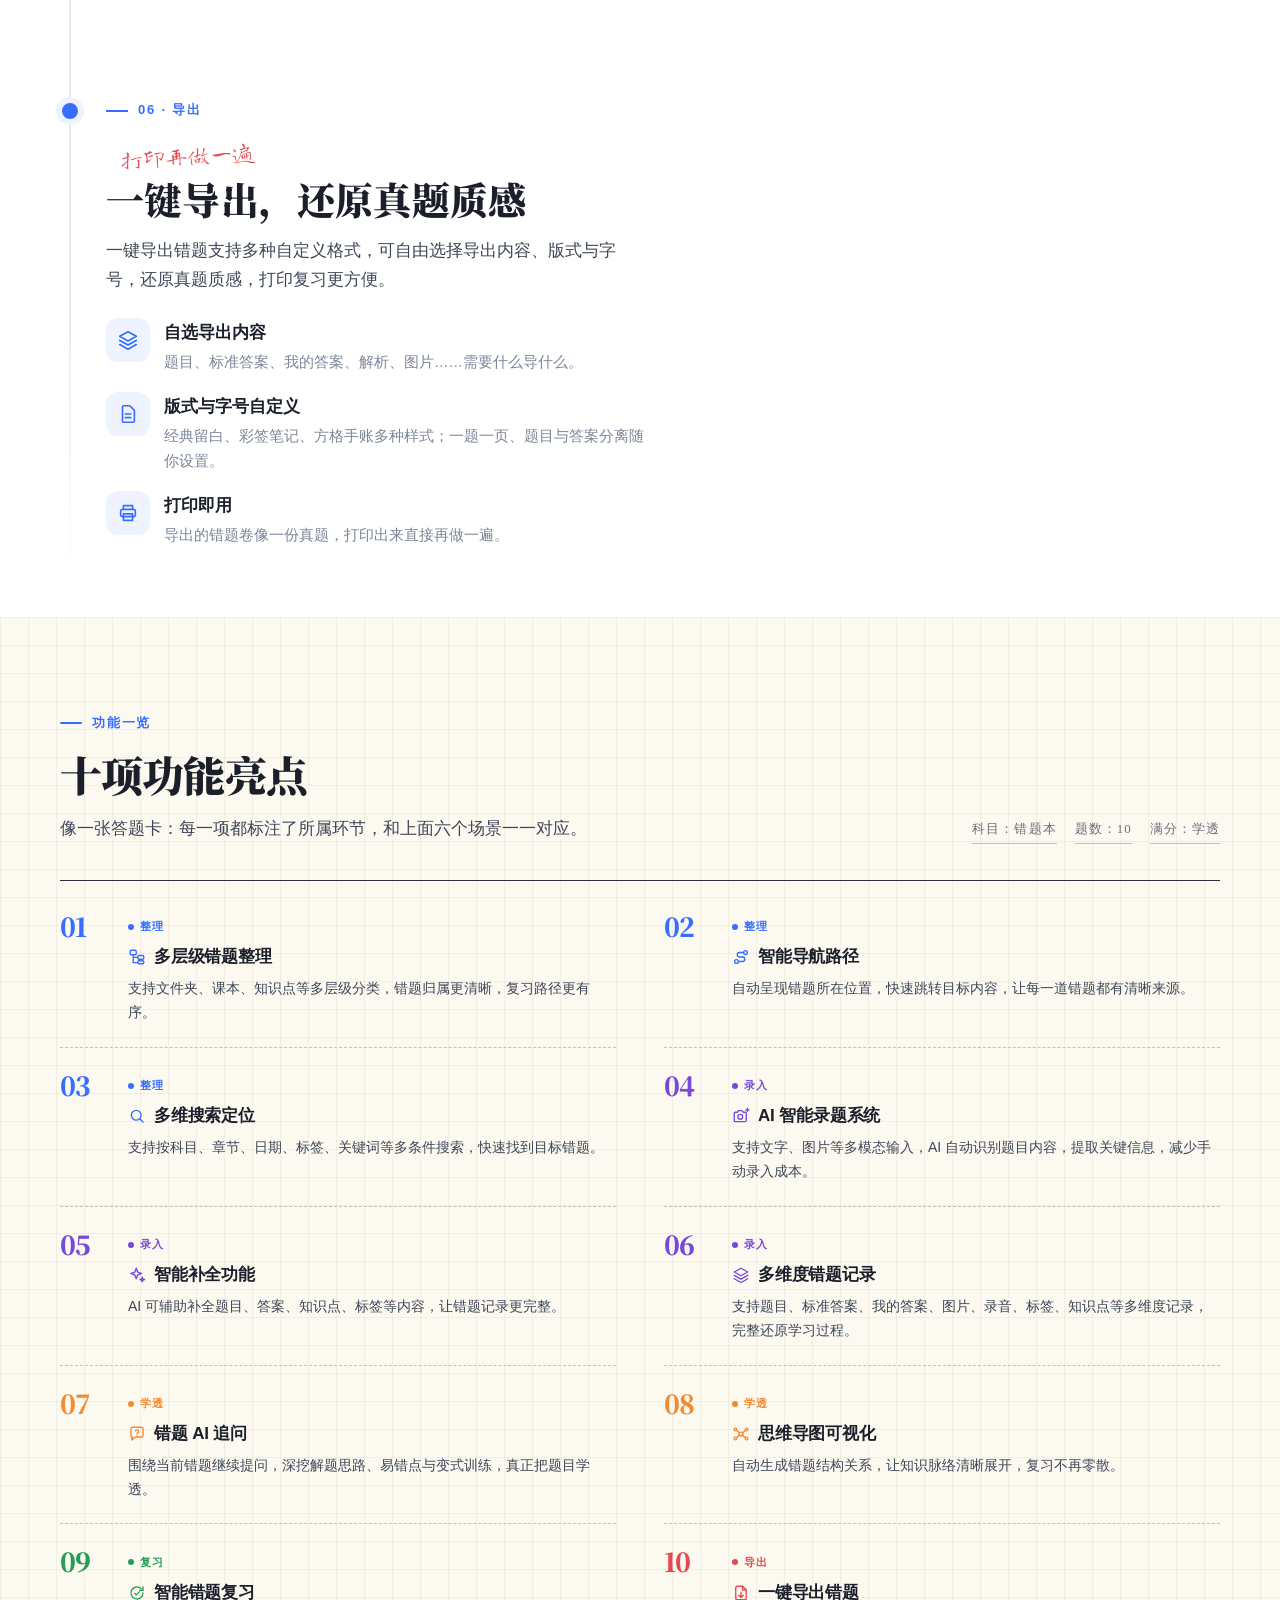
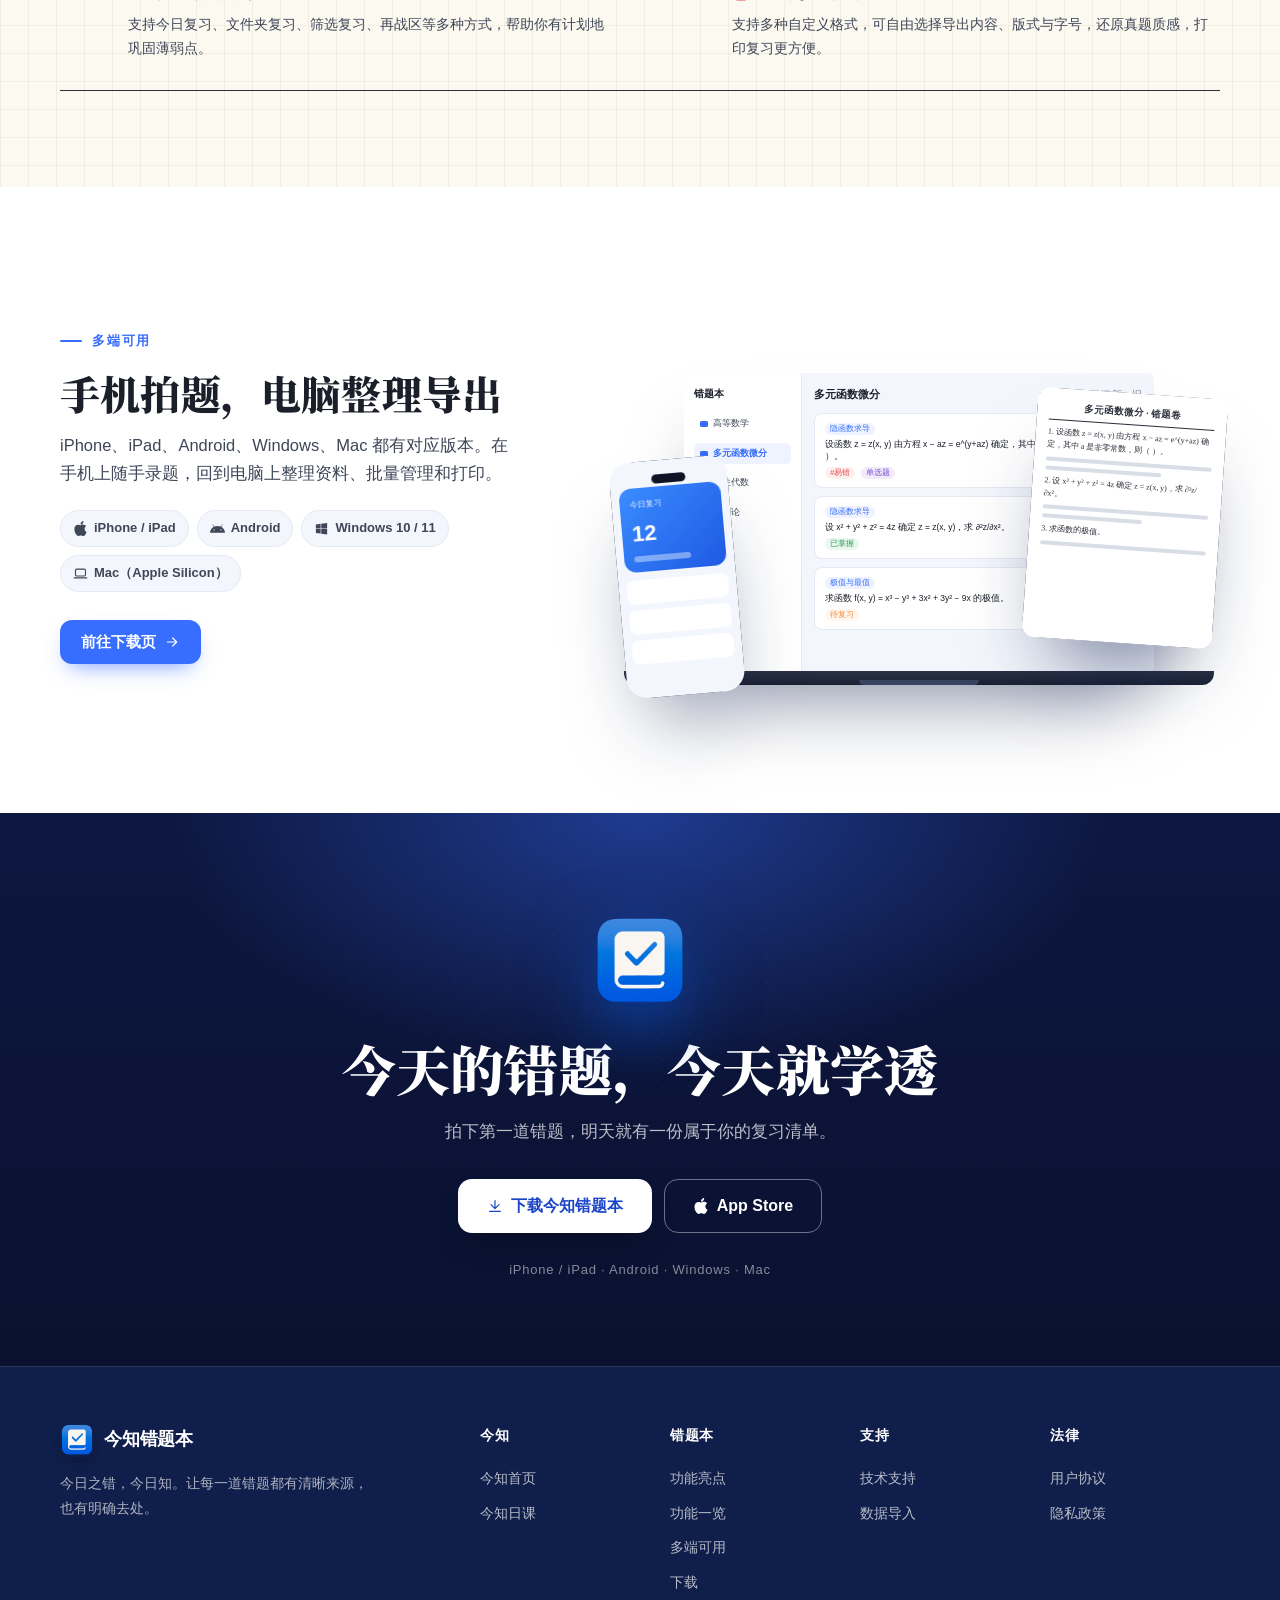
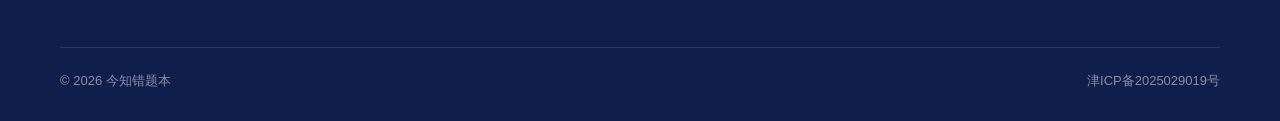
<file: Website/correction/index.html>
<!DOCTYPE html>
<html lang="zh-CN">
<head>
<meta charset="utf-8">
<meta name="viewport" content="width=device-width, initial-scale=1">
<title>今知错题本</title>
<meta name="description" content="今知错题本：拍照即录，AI 补全答案、知识点与标签；多层级整理、错题追问、思维导图、按计划复习与一键导出。iPhone / iPad、Android、Windows、Mac 可用。">
<meta name="theme-color" content="#0A1130">
<link rel="icon" href="../assets/icon-correction.png">
<link rel="stylesheet" href="../assets/fonts.css">
<link rel="stylesheet" href="../assets/style.css">
<link rel="stylesheet" href="../assets/mockup.css">
<style>
/* ===================== hero (dark) ===================== */
.hero{position:relative;padding:40px 0 56px;overflow:hidden;background:radial-gradient(900px 520px at 18% 10%,rgba(255,176,92,.20),transparent 60%),radial-gradient(760px 520px at 78% 30%,rgba(55,110,255,.36),transparent 62%),linear-gradient(180deg,#0B1234 0%,#0A1130 55%,#0D1740 100%);color:var(--on-dark);margin-top:-70px;padding-top:120px}
.hero::before{content:"";position:absolute;inset:0;background-image:radial-gradient(rgba(255,255,255,.07) 1px,transparent 1px);background-size:26px 26px;opacity:.5;-webkit-mask-image:radial-gradient(70% 60% at 50% 50%,#000,transparent);mask-image:radial-gradient(70% 60% at 50% 50%,#000,transparent);pointer-events:none}
.hero::after{content:"";position:absolute;left:0;right:0;bottom:0;height:160px;background:linear-gradient(transparent,rgba(5,9,28,.5));pointer-events:none}
.hero > .container{position:relative;z-index:1}
.hero__head{max-width:900px;margin:0 auto;text-align:center}
.eyebrow{display:inline-flex;align-items:center;gap:8px;padding:5px 14px 5px 5px;border-radius:999px;background:rgba(255,255,255,.08);border:1px solid rgba(255,255,255,.16);font-size:13px;color:var(--on-dark-2);-webkit-backdrop-filter:blur(8px);backdrop-filter:blur(8px)}
.eyebrow b{display:inline-flex;align-items:center;gap:4px;background:#fff;color:var(--blue-ink);border-radius:999px;padding:2px 9px;font-size:12px;font-weight:700}
.hero h1{font-size:clamp(42px,6.4vw,80px);line-height:1.12;margin:26px 0 22px;text-wrap:balance;text-shadow:0 10px 40px rgba(0,0,0,.35)}
.circled{position:relative;display:inline-block;padding:0 .04em}
.circled svg{position:absolute;left:-10%;top:-14%;width:117%;height:132%;overflow:visible;pointer-events:none}
.circled path{fill:none;stroke:var(--pen-on-dark);stroke-width:6;stroke-linecap:round;stroke-linejoin:round;stroke-dasharray:1;stroke-dashoffset:1;animation:drawpath 1s cubic-bezier(.4,0,.2,1) 1.1s forwards;opacity:.95;filter:drop-shadow(0 0 10px rgba(255,97,102,.35))}
@keyframes drawpath{to{stroke-dashoffset:0}}
.hero__lead{font-size:18px;color:var(--on-dark-2);max-width:720px;margin:0 auto;line-height:1.85}
.hero__actions{display:flex;gap:12px;margin-top:30px;flex-wrap:wrap;align-items:center;justify-content:center}
.hero__plat{display:flex;justify-content:center;align-items:center;gap:8px;font-size:13px;color:var(--on-dark-3);margin-top:18px;letter-spacing:.04em}
.hero__plat .i{width:15px;height:15px}
/* load-in sequence */
.hero__head > *{animation:rise .9s cubic-bezier(.2,.7,.2,1) both}
.hero__head > :nth-child(1){animation-delay:.05s}
.hero__head > :nth-child(2){animation-delay:.15s}
.hero__head > :nth-child(3){animation-delay:.3s}
.hero__head > :nth-child(4){animation-delay:.42s}
.hero__head > :nth-child(5){animation-delay:.5s}
@keyframes rise{from{opacity:0;transform:translateY(26px)}to{opacity:1;transform:none}}
.scene-wrap{animation:rise 1.1s cubic-bezier(.2,.7,.2,1) .55s both}
.chapters{animation:rise .9s cubic-bezier(.2,.7,.2,1) .9s both}

/* scene */
.scene-wrap{position:relative;margin-top:52px;overflow-x:auto;overflow-y:hidden;-webkit-overflow-scrolling:touch;scrollbar-width:none;--px:0;--py:0}
.scene-wrap::-webkit-scrollbar{display:none}
.scene-size{position:relative;width:calc(1100px * var(--s,1));height:calc(500px * var(--s,1));margin:0 auto}
.scene-3d{position:absolute;left:0;top:0;width:100%;height:100%;transform:perspective(1600px) rotateX(calc(var(--py) * -2.2deg)) rotateY(calc(var(--px) * 3deg));transform-style:preserve-3d;transition:transform .5s ease-out}
.scene{position:absolute;left:0;top:0;width:1100px;height:500px;transform:scale(var(--s,1));transform-origin:0 0;transition:opacity .35s}
.scene.fade{opacity:0}
.scene.fade *{transition:none!important;animation:none!important}
.layer{position:absolute;inset:0;pointer-events:none;transition:transform .5s ease-out}
.layer-a{transform:translate3d(calc(var(--px) * -12px),calc(var(--py) * -8px),0)}
.layer-b{transform:translate3d(calc(var(--px) * 6px),calc(var(--py) * 4px),0)}
.layer-c{transform:translate3d(calc(var(--px) * 18px),calc(var(--py) * 10px),0)}
.sc-lamp{position:absolute;left:-60px;top:-80px;width:620px;height:560px;border-radius:50%;background:radial-gradient(closest-side,rgba(255,196,120,.28),rgba(255,196,120,.06) 55%,transparent 72%);pointer-events:none}
/* paper */
.sc-paper{position:absolute;left:36px;top:34px;width:350px;height:420px;background:linear-gradient(180deg,#FDFAF2,#F7F1E2);border-radius:5px;box-shadow:0 40px 70px -28px rgba(0,0,0,.75),0 4px 14px rgba(0,0,0,.25),inset 0 0 0 1px rgba(255,255,255,.6);transform:rotate(-2.5deg);padding:22px 26px;font-family:var(--serif);color:#22262F;transition:transform .6s,opacity .5s}
.sc-paper::before{content:"";position:absolute;inset:0;border-radius:5px;background:linear-gradient(90deg,rgba(0,0,0,.05),transparent 14%),linear-gradient(180deg,rgba(255,255,255,.35),transparent 30%);pointer-events:none}
.pp-head{display:flex;justify-content:space-between;font-size:11px;color:#6B6F7B;letter-spacing:.06em;border-bottom:1px solid #D6CFBC;padding-bottom:8px;margin-bottom:16px;font-family:var(--font)}
.pp-q{font-size:14.5px;line-height:1.72;letter-spacing:.01em}
.pp-q b{font-weight:700;margin-right:5px}
.pp-opts{margin-top:12px;font-size:14px;line-height:1.5;display:grid;gap:12px}
.pp-opts li{position:relative}
.pencil{position:absolute;left:-12px;top:-8px;width:158px;height:38px;overflow:visible;pointer-events:none}
.pencil path{fill:none;stroke:var(--pencil);stroke-width:1.7;stroke-linecap:round;opacity:.8}
.pp-mark{position:absolute;left:-4px;top:44px;width:62px;height:62px;overflow:visible;pointer-events:none}
.pp-mark path{fill:none;stroke-width:4.5;stroke-linecap:round;stroke-linejoin:round;stroke-dasharray:1;stroke-dashoffset:1}
.pp-mark .x1,.pp-mark .x2{stroke:var(--pen)}
.pp-mark .ok{stroke:var(--green)}
.scene.s0 .pp-mark .x1{animation:drawpath .3s ease-out .5s forwards}
.scene.s0 .pp-mark .x2{animation:drawpath .3s ease-out .8s forwards}
.scene.s5 .pp-mark .x1,.scene.s5 .pp-mark .x2{opacity:0;transition:opacity .45s .25s}
.scene.s5 .pp-mark .ok{animation:drawpath .7s ease-out .65s forwards}
.pp-note{position:absolute;left:58px;top:302px;font-family:var(--hand);font-size:26px;line-height:1;color:var(--pen);transform:rotate(-7deg) scale(.7);opacity:0;transition:opacity .25s,transform .35s cubic-bezier(.2,1.2,.4,1);white-space:nowrap}
.scene.s0 .pp-note{opacity:.95;transform:rotate(-7deg) scale(1);transition-delay:1.15s}
.scene.s5 .pp-note{opacity:0;transform:rotate(-7deg) scale(.9);transition-delay:.2s}
.pp-oknote{position:absolute;right:26px;bottom:26px;font-family:var(--hand);font-size:34px;line-height:1;color:var(--green);transform:rotate(-8deg) scale(1.4);opacity:0;transition:transform .4s cubic-bezier(.2,1.2,.4,1) 1.3s,opacity .25s 1.3s;white-space:nowrap}
.scene.s5 .pp-oknote{opacity:1;transform:rotate(-8deg) scale(1)}
/* viewfinder + flash */
.sc-vf{position:absolute;left:18px;top:16px;width:386px;height:456px;opacity:0;transform:scale(1.08);transition:opacity .35s,transform .35s;pointer-events:none}
.sc-vf i{position:absolute;width:38px;height:38px;border:3px solid #fff;border-radius:5px;filter:drop-shadow(0 0 6px rgba(55,110,255,.8))}
.sc-vf i:nth-child(1){left:0;top:0;border-right:0;border-bottom:0}
.sc-vf i:nth-child(2){right:0;top:0;border-left:0;border-bottom:0}
.sc-vf i:nth-child(3){left:0;bottom:0;border-right:0;border-top:0}
.sc-vf i:nth-child(4){right:0;bottom:0;border-left:0;border-top:0}
.scene.s1 .sc-vf{opacity:1;transform:scale(1)}
.scene.s2 .sc-vf{opacity:0}
.sc-flash{position:absolute;left:18px;top:16px;width:386px;height:456px;background:#fff;border-radius:8px;opacity:0;pointer-events:none}
.scene.s1 .sc-flash{animation:flash .5s ease-out .55s}
@keyframes flash{0%{opacity:0}15%{opacity:.9}100%{opacity:0}}
/* snapshot flying into the phone */
.sc-snap{position:absolute;left:36px;top:34px;width:350px;height:420px;transform-origin:0 0;opacity:0;pointer-events:none;border-radius:5px;overflow:hidden;box-shadow:0 20px 40px -16px rgba(0,0,0,.6)}
.sc-snap .sc-paper,.ph-thumb .sc-paper{left:0;top:0;transform:none;box-shadow:none;transition:none}
.scene.s1 .sc-snap{animation:fly .8s cubic-bezier(.5,0,.3,1) .75s both,vanish .01s 1.6s forwards}
@keyframes fly{0%{opacity:1;transform:rotate(-2.5deg) scale(1)}18%{transform:rotate(-1deg) scale(1.03)}100%{opacity:1;transform:translate(422px,172px) scale(.189)}}
@keyframes vanish{to{opacity:0}}
/* phone */
.sc-phone{position:absolute;left:430px;top:14px;width:250px;height:452px;background:#0E1326;border-radius:40px;padding:8px;box-shadow:0 50px 80px -30px rgba(0,0,0,.8),0 0 0 1px rgba(255,255,255,.14),0 0 60px -10px rgba(55,110,255,.45);transition:transform .6s,opacity .6s}
.sc-phone::before{content:"";position:absolute;top:16px;left:50%;transform:translateX(-50%);width:66px;height:18px;border-radius:10px;background:#0E1326;z-index:3}
.sc-screen{width:100%;height:100%;border-radius:32px;background:var(--ground);overflow:hidden;position:relative;font-size:10.5px;line-height:1.45;color:var(--ink)}
.scene.s3 .sc-phone{transform:scale(.97);opacity:.9}
.scene.s4 .sc-phone{opacity:.62}
.ph-sb{height:36px;display:flex;align-items:flex-end;justify-content:space-between;padding:0 20px 3px;font-size:9.5px;font-weight:600}
.ph-sb .i{width:11px;height:11px;stroke-width:2.2}
.ph-bar{height:30px;display:flex;align-items:center;gap:6px;padding:0 12px;font-size:13px;font-weight:700}
.ph-bar .i--back{width:14px;height:14px;stroke-width:2.4}
.ph-bar .act{margin-left:auto;font-size:11px;color:var(--blue);font-weight:700}
.ph-card{margin:0 10px 8px;background:#fff;border-radius:12px;padding:10px}
.ph-label{display:flex;align-items:center;gap:5px;font-weight:700;font-size:11.5px;margin-bottom:6px}
.ph-label .i{width:13px;height:13px;color:var(--blue)}
.ph-ta{height:78px;border:1px solid var(--line);border-radius:9px;padding:7px 8px;font-size:10px;line-height:1.55;color:var(--ink);overflow:hidden}
.ph-ta .ph{color:#A5ADBD}
.scene.s1 .ph-ta .ph,.scene.s2 .ph-ta .ph{display:none}
.ph-caret{display:none;width:1.5px;height:1em;background:var(--blue);vertical-align:-.15em;margin-left:1px;animation:blink 1s steps(2) infinite}
.scene.s1 .ph-caret{display:inline-block}
@keyframes blink{50%{opacity:0}}
.ph-thumbrow{display:flex;align-items:flex-end;gap:8px;margin-top:8px;height:79px}
.ph-thumb{position:relative;width:66px;height:79px;border-radius:7px;overflow:hidden;border:1px solid var(--line);background:#fff;opacity:0;flex:none}
.scene.s1 .ph-thumb{opacity:1;transition:opacity .2s 1.55s}
.ph-thumb .mini{position:absolute;left:0;top:0;width:350px;height:420px;transform:scale(.189);transform-origin:0 0}
.ph-thumb .scan{position:absolute;left:0;right:0;top:0;height:2px;background:var(--blue);box-shadow:0 0 10px 2px rgba(55,110,255,.6);opacity:0}
.scene.s1 .ph-thumb .scan{animation:scan 1.2s ease-in-out 1.6s both}
@keyframes scan{0%{top:0;opacity:1}100%{top:calc(100% - 2px);opacity:1}}
.ph-thumbtxt{font-size:10px;color:var(--muted);opacity:0;line-height:1.5;padding-bottom:4px}
.scene.s1 .ph-thumbtxt{opacity:1;transition:opacity .3s 2.85s}
.ph-thumbtxt b{display:block;color:var(--green);font-weight:700}
.ph-fields{padding:4px 10px;background:transparent;transition:background .3s}
.scene.s2 .ph-fields{background:#fff}
.ph-field{display:grid;grid-template-columns:42px 1fr auto;gap:6px;align-items:center;padding:6px 0;border-top:1px solid #EEF1F6;font-size:10.5px;opacity:0;transform:translateY(6px)}
.ph-field:first-child{border-top:0}
.ph-field span{color:var(--muted)}
.ph-field b{font-weight:600;display:flex;gap:4px;flex-wrap:wrap;align-items:center;min-width:0}
.ph-field b.ok{color:var(--green)}
.ph-field b.no{color:var(--red)}
.ph-field .long{display:block;white-space:nowrap;overflow:hidden;text-overflow:ellipsis;font-weight:500;color:var(--ink-2)}
.ph-field .ai{font-size:9px;font-weight:700;color:var(--blue);background:var(--blue-50);border-radius:4px;padding:1px 4px;font-style:normal;white-space:nowrap}
.ph-field .chip{padding:1px 6px;font-size:9.5px}
.scene.s2 .ph-field{opacity:1;transform:none;transition:opacity .35s,transform .35s}
.scene.s2 .ph-field:nth-child(1){transition-delay:.2s}
.scene.s2 .ph-field:nth-child(2){transition-delay:.6s}
.scene.s2 .ph-field:nth-child(3){transition-delay:1s}
.scene.s2 .ph-field:nth-child(4){transition-delay:1.4s}
.scene.s2 .ph-field:nth-child(5){transition-delay:1.8s}
.scene.s2 .ph-field:nth-child(6){transition-delay:2.2s}
.ph-cam{position:absolute;right:14px;bottom:16px;width:42px;height:42px;border-radius:50%;background:var(--blue);color:#fff;display:grid;place-items:center;box-shadow:0 10px 18px -8px rgba(55,110,255,.8);z-index:2}
.ph-cam .i{width:18px;height:18px}
.scene.s1 .ph-cam{animation:press .5s ease .2s}
@keyframes press{50%{transform:scale(.86)}}
/* captions */
.sc-cap{position:absolute;left:748px;top:120px;width:320px;transition:opacity .35s}
.sc-cap > div{position:absolute;left:0;top:0;width:100%;opacity:0;transform:translateY(8px);transition:opacity .4s,transform .4s}
.sc-cap small{display:inline-flex;align-items:center;gap:8px;font-size:12px;font-weight:800;letter-spacing:.14em;color:var(--blue-on-dark)}
.sc-cap small::before{content:"";width:18px;height:2px;background:var(--blue-on-dark);border-radius:2px}
.sc-cap b{display:block;font-family:var(--display);font-weight:900;font-size:28px;line-height:1.3;margin:12px 0 10px;color:#fff}
.sc-cap p{font-size:14.5px;line-height:1.75;color:var(--on-dark-2)}
.sc-cap .cap0{opacity:1;transform:none}
.scene.s1 .sc-cap .cap0{opacity:0;transform:translateY(-8px)}
.scene.s1 .sc-cap .cap1{opacity:1;transform:none;transition-delay:.25s}
.scene.s2 .sc-cap .cap1{opacity:0;transform:translateY(-8px);transition-delay:0s}
.scene.s2 .sc-cap .cap2{opacity:1;transform:none;transition-delay:.25s}
.scene.s3 .sc-cap{opacity:0;pointer-events:none}
/* mini card flying into the tree */
.sc-mini{position:absolute;left:446px;top:150px;width:206px;background:#fff;border-radius:10px;padding:8px 10px;box-shadow:0 16px 30px -12px rgba(0,0,0,.5);border:1px solid var(--line);font-size:10.5px;opacity:0;transform-origin:0 0;pointer-events:none;z-index:4}
.sc-mini .t{display:block;margin-top:4px;white-space:nowrap;overflow:hidden;text-overflow:ellipsis;color:var(--ink)}
.scene.s3 .sc-mini{animation:flycard .9s cubic-bezier(.5,0,.3,1) .5s both}
@keyframes flycard{0%{opacity:0;transform:translate(0,0) scale(.9)}20%{opacity:1;transform:translate(0,-8px) scale(1)}100%{opacity:1;transform:translate(324px,66px) scale(.92)}}
.scene.s4 .sc-mini{animation:none;opacity:0}
/* right card */
.sc-right{position:absolute;left:722px;top:52px;width:350px;height:360px;background:#fff;border-radius:18px;box-shadow:0 40px 70px -28px rgba(0,0,0,.7),0 0 0 1px rgba(255,255,255,.5);padding:16px;opacity:0;transform:translateX(26px);transition:opacity .5s,transform .5s;overflow:hidden;color:var(--ink)}
.scene.s3 .sc-right{opacity:1;transform:none}
.rc-head{font-size:12.5px;font-weight:800;display:flex;align-items:center;justify-content:space-between;height:24px}
.rc-head .n{font-weight:600;color:var(--muted);font-size:11px}
.rc-tree,.rc-review{position:absolute;inset:16px;transition:opacity .45s,transform .45s}
.rc-review{opacity:0;transform:translateY(10px)}
.scene.s4 .rc-tree{opacity:0;transform:translateY(-10px)}
.scene.s4 .rc-review{opacity:1;transform:none}
.rc-crumb{display:flex;align-items:center;gap:3px;font-size:10.5px;color:var(--muted);margin:6px 0 10px;flex-wrap:wrap}
.rc-crumb i{font-style:normal;opacity:0;transform:translateX(-4px);transition:opacity .3s,transform .3s}
.rc-crumb i.on{color:var(--blue);font-weight:700}
.scene.s3 .rc-crumb i{opacity:1;transform:none}
.scene.s3 .rc-crumb i:nth-child(1){transition-delay:1.5s}
.scene.s3 .rc-crumb i:nth-child(2){transition-delay:1.65s}
.scene.s3 .rc-crumb i:nth-child(3){transition-delay:1.8s}
.scene.s3 .rc-crumb i:nth-child(4){transition-delay:1.95s}
.scene.s3 .rc-crumb i:nth-child(5){transition-delay:2.1s}
.scene.s3 .rc-crumb i:nth-child(6){transition-delay:2.25s}
.scene.s3 .rc-crumb i:nth-child(7){transition-delay:2.4s}
.rc-tree ul li{display:flex;align-items:center;gap:6px;height:30px;font-size:11.5px;color:var(--ink-2)}
.rc-tree li .i{width:14px;height:14px;color:var(--blue)}
.rc-tree li .n{margin-left:auto;font-size:10.5px;color:var(--muted)}
.rc-tree li.l2{padding-left:16px}
.rc-tree li.l3{padding-left:32px}
.rc-tree li.on{color:var(--ink);font-weight:700}
.rc-tree li.slot{height:50px;margin:2px 0 2px 32px;border-radius:9px;background:var(--blue-50);border:1.5px dashed var(--blue-200);transition:background .3s 1.4s,border-color .3s 1.4s}
.scene.s3 .rc-tree li.slot{background:#fff;border-color:transparent}
.rv-prog{height:5px;border-radius:3px;background:var(--line);margin:8px 0 10px;overflow:hidden}
.rv-prog i{display:block;height:100%;width:25%;background:var(--blue);border-radius:3px;transition:width .6s 1.9s}
.scene.s4 .rv-prog i{width:33%}
.rv-item{display:flex;align-items:center;gap:8px;padding:9px 10px;border-radius:10px;font-size:11.5px;color:var(--ink-2);border:1px solid transparent}
.rv-item .t{flex:1;min-width:0;overflow:hidden;text-overflow:ellipsis;white-space:nowrap}
.rv-item--on{background:var(--ground);border-color:var(--line);color:var(--ink)}
.rv-item .ok{width:20px;height:20px;border-radius:50%;background:var(--green);color:#fff;display:grid;place-items:center;opacity:0;transform:scale(.5);transition:opacity .25s 1.85s,transform .3s 1.85s cubic-bezier(.2,1.4,.4,1);flex:none}
.rv-item .ok .i{width:12px;height:12px;stroke-width:3}
.scene.s4 .rv-item .ok{opacity:1;transform:scale(1)}
.rv-btns{display:flex;gap:8px;margin-top:12px}
.rv-btns span{flex:1;text-align:center;border-radius:9px;padding:8px 0;font-size:11.5px;font-weight:700;background:#F1F3F8;color:var(--ink-2);position:relative;overflow:hidden}
.rv-btns .g{background:var(--green-bg);color:var(--green)}
.rv-btns .p{background:var(--blue);color:#fff}
.scene.s4 .rv-btns .g{animation:press .4s ease 1.5s}
.rv-btns .g::after{content:"";position:absolute;left:50%;top:50%;width:12px;height:12px;border-radius:50%;background:rgba(37,157,86,.35);transform:translate(-50%,-50%) scale(0);opacity:0}
.scene.s4 .rv-btns .g::after{animation:ripple .6s ease-out 1.5s}
@keyframes ripple{0%{transform:translate(-50%,-50%) scale(0);opacity:1}100%{transform:translate(-50%,-50%) scale(10);opacity:0}}
.rv-done{display:inline-flex;align-items:center;gap:5px;margin-top:12px;font-size:11px;color:var(--green);font-weight:700;opacity:0;transition:opacity .3s 1.6s}
.rv-done .i{width:13px;height:13px;stroke-width:2.6}
.scene.s5 .rv-done{opacity:1}
/* chapters (dark) */
.chapters{display:flex;align-items:center;justify-content:center;gap:2px;margin:26px 0 0;flex-wrap:wrap}
.chapters li{display:flex;align-items:center}
.chapters li.replay-li::before{content:none}
.chapters li + li::before{content:"›";color:var(--blue-on-dark);opacity:.5;font-size:20px;line-height:1;margin:0 4px}
.chapters button{position:relative;font-size:14px;font-weight:600;color:var(--on-dark-3);padding:8px 12px 11px;border-radius:10px;transition:color .2s,background .2s}
.chapters button::after{content:"";position:absolute;left:12px;right:12px;bottom:6px;height:2px;border-radius:2px;background:#fff;transform:scaleX(0);transform-origin:left}
.chapters button:hover{color:#fff;background:rgba(255,255,255,.08)}
.chapters button.on{color:#fff}
.chapters button.on::after{animation:fillbar var(--dur,3s) linear forwards}
@keyframes fillbar{to{transform:scaleX(1)}}
.chapters .replay{margin-left:14px;font-size:13px;color:var(--blue-on-dark);display:inline-flex;align-items:center;gap:6px;font-weight:600;padding:8px 12px;border-radius:10px;border:1px solid rgba(255,255,255,.14)}
.chapters .replay:hover{background:rgba(255,255,255,.08);color:#fff}
.chapters .replay .i{width:15px;height:15px}

/* ===================== story (sticky phone) ===================== */
.story{padding:96px 0 24px;background:var(--surface)}
.story__grid{display:grid;grid-template-columns:1fr 470px;gap:72px;align-items:start}
.story__steps{position:relative;padding-left:46px}
.story__steps::before{content:"";position:absolute;left:9px;top:8px;bottom:8px;width:2px;background:linear-gradient(var(--line),var(--line) 92%,transparent)}
.step{position:relative;min-height:76vh;display:flex;flex-direction:column;justify-content:center;padding:28px 0;opacity:.45;transition:opacity .4s}
.step.on{opacity:1}
.step:first-child{min-height:58vh;justify-content:flex-start;padding-top:16px}
.step:last-child{min-height:58vh;justify-content:flex-start}
.step::before{content:"";position:absolute;left:-44px;top:calc(50% - 8px);width:16px;height:16px;border-radius:50%;background:#fff;border:2px solid var(--line-2);transition:border-color .3s,background .3s,box-shadow .3s}
.step:first-child::before{top:20px}
.step:last-child::before{top:32px}
.step.on::before{border-color:var(--blue);background:var(--blue);box-shadow:0 0 0 6px var(--blue-50)}
.step .no{font-size:13px;letter-spacing:.14em;color:var(--blue);font-weight:800;display:inline-flex;align-items:center;gap:10px}
.step .no::before{content:"";width:22px;height:2px;background:var(--blue)}
.step .note{display:inline-block;margin-left:14px;font-family:var(--hand);font-size:22px;color:var(--pen);transform:rotate(-4deg);opacity:.9;letter-spacing:.02em;vertical-align:-2px}
.step h2{font-size:clamp(26px,3vw,38px);line-height:1.3;margin:14px 0 12px;text-wrap:balance}
.step > p{color:var(--ink-2);font-size:16.5px;max-width:540px}
.plist{display:grid;gap:18px;margin-top:24px;max-width:540px}
.plist li{display:grid;grid-template-columns:44px 1fr;gap:14px;align-items:start}
.plist .ico{width:44px;height:44px;border-radius:12px;display:grid;place-items:center;background:var(--blue-50);color:var(--blue)}
.plist .ico .i{width:22px;height:22px}
.plist h3{font-size:16.5px;font-weight:700;margin-bottom:3px}
.plist p{color:var(--muted);font-size:14.5px;line-height:1.7}
.dims{display:flex;flex-wrap:wrap;gap:8px;margin-top:20px;max-width:540px}
.dims span{font-size:12.5px;padding:4px 10px;border-radius:999px;background:var(--ground);border:1px solid var(--line);color:var(--ink-2)}
.story__phone{position:sticky;top:90px;height:calc(100vh - 110px);min-height:660px;max-height:820px}
.story__stage{position:relative;width:100%;height:100%;border-radius:32px;background:linear-gradient(180deg,#0D1740,#0A1130);display:flex;align-items:center;justify-content:center;overflow:hidden;isolation:isolate;box-shadow:inset 0 0 0 1px rgba(255,255,255,.08)}
.story__stage::before{content:"";position:absolute;inset:0;background:radial-gradient(420px 380px at 50% 40%,rgba(55,110,255,.42),transparent 70%);z-index:0}
.story__stage::after{content:"";position:absolute;inset:0;background-image:radial-gradient(rgba(255,255,255,.08) 1px,transparent 1px);background-size:22px 22px;opacity:.6;-webkit-mask-image:radial-gradient(60% 60% at 50% 50%,#000,transparent);mask-image:radial-gradient(60% 60% at 50% 50%,#000,transparent);z-index:0}
.story__tag{position:absolute;left:20px;top:18px;display:inline-flex;align-items:center;gap:8px;background:rgba(255,255,255,.1);border:1px solid rgba(255,255,255,.16);border-radius:999px;padding:5px 12px 5px 6px;font-size:12.5px;font-weight:700;color:#fff;z-index:3;-webkit-backdrop-filter:blur(8px);backdrop-filter:blur(8px)}
.story__tag i{width:22px;height:22px;border-radius:50%;background:#fff;color:var(--blue-ink);display:grid;place-items:center;font-style:normal;font-size:11px;font-weight:800}
.story__stage .phone{position:relative;z-index:1;box-shadow:0 60px 90px -30px rgba(0,0,0,.8),0 0 0 1px rgba(255,255,255,.14),0 0 70px -10px rgba(55,110,255,.5)}

/* ===================== answer sheet ===================== */
.sheet{padding:88px 0 96px;background:var(--paper);position:relative}
.sheet::before{content:"";position:absolute;inset:0;background-image:linear-gradient(rgba(120,100,60,.07) 1px,transparent 1px),linear-gradient(90deg,rgba(120,100,60,.07) 1px,transparent 1px);background-size:28px 28px;pointer-events:none}
.sheet > .container{position:relative}
.sheet .sec-head p{color:var(--ink-2)}
.sheet__head{display:flex;align-items:flex-end;justify-content:space-between;gap:24px;flex-wrap:wrap;margin-bottom:36px}
.sheet__meta{font-family:var(--serif);font-size:13px;color:#6B6F7B;letter-spacing:.08em;display:flex;gap:18px;flex-wrap:wrap}
.sheet__meta span{border-bottom:1px solid #C9C1AB;padding-bottom:2px}
.sheet__grid{display:grid;grid-template-columns:1fr 1fr;gap:0 48px;border-top:1.5px solid #2B2F3A;border-bottom:1.5px solid #2B2F3A;padding:8px 0}
.sp{display:grid;grid-template-columns:54px 1fr;gap:14px;padding:22px 4px 22px 0;border-bottom:1px dashed #C9C1AB;align-items:start}
.sp:nth-last-child(-n+2){border-bottom:0}
.sp .num-sp{font-family:var(--display);font-weight:900;font-size:26px;line-height:1;color:var(--t);letter-spacing:-.02em;padding-top:2px}
.sp .st{display:inline-flex;align-items:center;gap:6px;font-size:11px;font-weight:700;letter-spacing:.12em;color:var(--t);margin-bottom:6px}
.sp .st::before{content:"";width:6px;height:6px;border-radius:50%;background:var(--t)}
.sp h3{font-size:17px;font-weight:700;letter-spacing:-.01em;display:flex;align-items:center;gap:8px;margin-bottom:5px}
.sp h3 .i{width:18px;height:18px;color:var(--t)}
.sp p{font-size:14px;color:var(--ink-2);line-height:1.7}
.t-blue{--t:var(--blue)}
.t-purple{--t:var(--purple)}
.t-orange{--t:var(--orange)}
.t-green{--t:var(--green)}
.t-red{--t:var(--red)}

/* ===================== platforms ===================== */
.band{padding:96px 0 110px;overflow:hidden}
.band__inner{display:grid;grid-template-columns:1fr 1.2fr;gap:56px;align-items:center}
.band__copy h2{font-size:clamp(28px,3.2vw,40px);line-height:1.3;margin:14px 0 12px;text-wrap:balance}
.band__copy p{color:var(--ink-2);font-size:16.5px;max-width:460px;margin-bottom:22px}
.plats{display:flex;flex-wrap:wrap;gap:8px;margin-bottom:28px}
.plats span{display:inline-flex;align-items:center;gap:6px;background:var(--ground);border:1px solid var(--line);border-radius:999px;padding:6px 12px;font-size:13px;font-weight:600;color:var(--ink-2)}
.plats .i{width:15px;height:15px}
.devices{position:relative;height:420px}
.devices::before{content:"";position:absolute;left:0;right:0;bottom:22px;height:200px;border-radius:40px;background:radial-gradient(60% 80% at 50% 100%,rgba(55,110,255,.16),transparent 70%)}
.dev{position:absolute;background:#0E1326;box-shadow:0 50px 80px -30px rgba(15,30,74,.55),0 0 0 1px rgba(255,255,255,.12)}
.dev .dscr{position:absolute;inset:0;background:var(--ground);overflow:hidden}
.dev-laptop{left:50%;bottom:30px;transform:translateX(-50%);width:470px;height:300px;border-radius:16px;padding:12px 12px 12px}
.dev-laptop .dscr{border-radius:6px}
.dev-laptop::after{content:"";position:absolute;left:-60px;right:-60px;bottom:-12px;height:14px;background:linear-gradient(#2A3145,#1B2133);border-radius:0 0 12px 12px;box-shadow:0 20px 30px -16px rgba(0,0,0,.6)}
.dev-laptop::before{content:"";position:absolute;left:50%;bottom:-12px;transform:translateX(-50%);width:120px;height:5px;background:#3A4360;border-radius:0 0 6px 6px;z-index:2}
.dev-tablet{right:0;bottom:60px;width:190px;height:250px;border-radius:18px;padding:8px;transform:rotate(4deg)}
.dev-tablet .dscr{border-radius:12px;background:#fff}
.dev-phone{left:0;bottom:8px;width:118px;height:236px;border-radius:26px;padding:7px;transform:rotate(-5deg)}
.dev-phone .dscr{border-radius:20px;padding:26px 8px 8px}
.dev-phone::before{content:"";position:absolute;top:14px;left:50%;transform:translateX(-50%);width:34px;height:9px;border-radius:6px;background:#0E1326;z-index:2}
.dk{display:grid;grid-template-columns:118px 1fr;height:100%}
.dk-side{background:#fff;border-right:1px solid var(--line);padding:12px 10px;display:grid;gap:8px;align-content:start;font-size:9px;color:var(--ink-2)}
.dk-side b{font-size:10px;color:var(--ink);display:block;margin-bottom:2px}
.dk-side i{display:flex;align-items:center;gap:5px;font-style:normal;padding:3px 6px;border-radius:5px}
.dk-side i.on{background:var(--blue-50);color:var(--blue);font-weight:700}
.dk-side i::before{content:"";width:8px;height:6px;border-radius:1.5px;background:var(--blue)}
.dk-main{padding:12px;display:grid;gap:8px;align-content:start}
.dk-top{display:flex;align-items:center;justify-content:space-between;font-size:9.5px;color:var(--muted)}
.dk-top b{color:var(--ink);font-size:11px}
.dk-card{background:#fff;border-radius:8px;padding:8px 10px;font-size:8.5px;line-height:1.5;color:var(--ink);border:1px solid var(--line)}
.dk-card .chips{margin-top:4px}
.dk-card .chip{font-size:8px;padding:0 5px}
.dk-card .q{display:-webkit-box;-webkit-line-clamp:2;-webkit-box-orient:vertical;overflow:hidden;margin-top:3px}
.ds-paper{font-family:var(--serif);font-size:8px;color:#2B2F3A;line-height:1.6;padding:12px 12px}
.ds-paper b{display:block;text-align:center;font-size:9.5px;border-bottom:1px solid #2B2F3A;margin-bottom:6px;padding-bottom:4px;font-family:var(--serif)}
.ds-paper i{display:block;height:4px;border-radius:2px;background:#D9DDE6;margin:5px 0}
.ds-today{background:linear-gradient(135deg,#3B8CFF,#1E5AE3);border-radius:12px;padding:10px;color:#fff;height:84px;display:flex;flex-direction:column;justify-content:space-between}
.ds-today b{font-size:22px;font-weight:800;line-height:1}
.ds-today small{font-size:8px;opacity:.9}
.ds-today i{display:block;width:70%;height:6px;border-radius:3px;background:rgba(255,255,255,.4)}
.ds-rows{display:grid;gap:6px;margin-top:8px}
.ds-rows i{display:block;height:24px;border-radius:7px;background:#fff}

/* ===================== cta ===================== */
.cta{position:relative;background:radial-gradient(760px 420px at 50% 0%,rgba(55,110,255,.42),transparent 62%),linear-gradient(180deg,#0D1740,#0A1130);color:#fff;padding:100px 0 84px;text-align:center;overflow:hidden}
.cta::before{content:"";position:absolute;inset:0;background-image:radial-gradient(rgba(255,255,255,.07) 1px,transparent 1px);background-size:26px 26px;opacity:.5;-webkit-mask-image:radial-gradient(60% 60% at 50% 40%,#000,transparent);mask-image:radial-gradient(60% 60% at 50% 40%,#000,transparent);pointer-events:none}
.cta > .container{position:relative}
.cta__icon{width:96px;height:96px;margin:0 auto 26px;filter:drop-shadow(0 24px 34px rgba(3,88,216,.6))}
.cta h2{font-size:clamp(32px,4.4vw,54px);line-height:1.22;text-wrap:balance}
.cta p{margin:16px auto 32px;font-size:17px;color:var(--on-dark-2);max-width:560px}
.cta__actions{display:flex;gap:12px;justify-content:center;flex-wrap:wrap}
.cta__plats{margin-top:26px;font-size:13px;color:var(--on-dark-3);letter-spacing:.06em}
.footer{border-top:1px solid rgba(255,255,255,.1);padding-top:56px}

/* ===================== responsive ===================== */
@media (max-width:1100px){
  .story__grid{grid-template-columns:1fr 400px;gap:48px}
  .band__inner{grid-template-columns:1fr 1fr;gap:32px}
  .dev-laptop{width:400px;height:256px}
  .dev-tablet{width:160px;height:210px}
}
@media (max-width:960px){
  .hero{padding-top:104px}
  .story{padding-top:64px}
  .story__grid{grid-template-columns:1fr;gap:0}
  .story__steps{padding-left:36px}
  .step::before{left:-34px}
  .story__phone{position:sticky;top:70px;height:auto;min-height:0;max-height:none;z-index:5;padding:6px 0 0;background:var(--surface);order:-1}
  .story__stage{height:340px;border-radius:24px;align-items:flex-start;padding-top:24px}
  .story__stage .phone{--w:224px}
  .story__fade{position:absolute;left:0;right:0;bottom:0;height:70px;background:linear-gradient(transparent,#0A1130);z-index:2}
  .step{min-height:0;padding:40px 0 8px;opacity:1}
  .step:first-child{padding-top:30px}
  .sheet__grid{grid-template-columns:1fr}
  .sp:nth-last-child(-n+2){border-bottom:1px dashed #C9C1AB}
  .sp:last-child{border-bottom:0}
  .band__inner{grid-template-columns:1fr}
  .devices{height:340px}
  .dev-laptop{width:360px;height:230px}
  .dev-tablet{display:none}
  .dev-phone{left:auto;right:0}
}
@media (max-width:640px){
  .hero h1{font-size:40px}
  .hero__plat{display:none}
  .chapters .replay{margin-left:0}
  .step .note{display:block;margin:6px 0 0}
  .devices{height:260px}
  .dev-laptop{width:280px;height:180px;left:44%}
  .dev-phone{width:96px;height:190px}
}
</style>
</head>
<body>
<svg width="0" height="0" style="position:absolute" aria-hidden="true">
  <defs>
    <symbol id="i-menu" viewBox="0 0 24 24"><path d="M4 7h16M4 12h16M4 17h16"/></symbol>
    <symbol id="i-arrow" viewBox="0 0 24 24"><path d="M5 12h14M13 6l6 6-6 6"/></symbol>
    <symbol id="i-down" viewBox="0 0 24 24"><path d="M12 4v12M6 10l6 6 6-6"/><path d="M4 20h16"/></symbol>
    <symbol id="i-back" viewBox="0 0 24 24"><path d="M15 5l-7 7 7 7"/></symbol>
    <symbol id="i-chev" viewBox="0 0 24 24"><path d="M9 5l7 7-7 7"/></symbol>
    <symbol id="i-chev-d" viewBox="0 0 24 24"><path d="M5 9l7 7 7-7"/></symbol>
    <symbol id="i-mag" viewBox="0 0 24 24"><circle cx="11" cy="11" r="6.5"/><path d="M20 20l-4.3-4.3"/></symbol>
    <symbol id="i-folder" viewBox="0 0 24 24"><path d="M3 7a2 2 0 0 1 2-2h4l2 2h8a2 2 0 0 1 2 2v9a2 2 0 0 1-2 2H5a2 2 0 0 1-2-2z"/></symbol>
    <symbol id="i-folder-f" viewBox="0 0 24 24"><path d="M3 7a2 2 0 0 1 2-2h4.5l2 2H19a2 2 0 0 1 2 2v1H3z" fill="currentColor" stroke="none" opacity=".55"/><path d="M3 10h18v7a2 2 0 0 1-2 2H5a2 2 0 0 1-2-2z" fill="currentColor" stroke="none"/></symbol>
    <symbol id="i-doc" viewBox="0 0 24 24"><path d="M7 3h7l5 5v12a1 1 0 0 1-1 1H7a1 1 0 0 1-1-1V4a1 1 0 0 1 1-1z"/><path d="M9 12h6M9 16h6"/></symbol>
    <symbol id="i-img" viewBox="0 0 24 24"><rect x="3" y="4" width="18" height="16" rx="2.5"/><circle cx="8.5" cy="9.5" r="1.6"/><path d="M21 16l-5.5-5.5L6 20"/></symbol>
    <symbol id="i-mic" viewBox="0 0 24 24"><rect x="9" y="3" width="6" height="11" rx="3"/><path d="M5 11a7 7 0 0 0 14 0M12 18v3M9 21h6"/></symbol>
    <symbol id="i-clock" viewBox="0 0 24 24"><circle cx="12" cy="12" r="8.5"/><path d="M12 7.5V12l3 2"/></symbol>
    <symbol id="i-cal" viewBox="0 0 24 24"><rect x="3" y="5" width="18" height="16" rx="2.5"/><path d="M3 10h18M8 3v4M16 3v4"/></symbol>
    <symbol id="i-cal-check" viewBox="0 0 24 24"><rect x="3" y="5" width="18" height="16" rx="2.5"/><path d="M3 10h18M8 3v4M16 3v4"/><path d="M9 15.5l2 2 4-4"/></symbol>
    <symbol id="i-spark" viewBox="0 0 24 24"><path d="M12 3l2.1 5.9L20 11l-5.9 2.1L12 19l-2.1-5.9L4 11l5.9-2.1z"/></symbol>
    <symbol id="i-sparks" viewBox="0 0 24 24"><path d="M11 3l1.9 5.1L18 10l-5.1 1.9L11 17l-1.9-5.1L4 10l5.1-1.9z"/><path d="M19 15l.8 2.2 2.2.8-2.2.8L19 21l-.8-2.2-2.2-.8 2.2-.8z"/></symbol>
    <symbol id="i-sliders" viewBox="0 0 24 24"><path d="M4 7h10M18 7h2M4 12h3M11 12h9M4 17h12M20 17h0"/><circle cx="16" cy="7" r="2"/><circle cx="9" cy="12" r="2"/><circle cx="18" cy="17" r="2"/></symbol>
    <symbol id="i-plus" viewBox="0 0 24 24"><path d="M12 5v14M5 12h14"/></symbol>
    <symbol id="i-plus-c" viewBox="0 0 24 24"><circle cx="12" cy="12" r="8.5"/><path d="M12 8.5v7M8.5 12h7"/></symbol>
    <symbol id="i-bot" viewBox="0 0 24 24"><rect x="4" y="7" width="16" height="12" rx="3.5"/><path d="M12 3v4M9.5 12h.01M14.5 12h.01M9 15.5h6"/></symbol>
    <symbol id="i-send" viewBox="0 0 24 24"><path d="M12 19V5M6 11l6-6 6 6"/></symbol>
    <symbol id="i-home" viewBox="0 0 24 24"><rect x="4" y="4" width="7" height="7" rx="1.5"/><rect x="13" y="4" width="7" height="7" rx="1.5"/><rect x="4" y="13" width="7" height="7" rx="1.5"/><rect x="13" y="13" width="7" height="7" rx="1.5"/></symbol>
    <symbol id="i-explore" viewBox="0 0 24 24"><circle cx="12" cy="12" r="8.5"/><path d="M15 9l-1.8 4.2L9 15l1.8-4.2z"/></symbol>
    <symbol id="i-review" viewBox="0 0 24 24"><circle cx="12" cy="12" r="8.5"/><path d="M12 3.5V12h8.5"/></symbol>
    <symbol id="i-me" viewBox="0 0 24 24"><circle cx="12" cy="8.5" r="4"/><path d="M4.5 20a7.5 7.5 0 0 1 15 0"/></symbol>
    <symbol id="i-play" viewBox="0 0 24 24"><path d="M7 4.5v15l12-7.5z"/></symbol>
    <symbol id="i-check" viewBox="0 0 24 24"><path d="M5 12.5l4.5 4.5L19 7.5"/></symbol>
    <symbol id="i-check-c" viewBox="0 0 24 24"><circle cx="12" cy="12" r="8.5"/><path d="M8.5 12.5l2.3 2.3 4.7-5"/></symbol>
    <symbol id="i-filter" viewBox="0 0 24 24"><path d="M4 5h16l-6.2 7.6V19l-3.6-1.8v-4.6z"/></symbol>
    <symbol id="i-target" viewBox="0 0 24 24"><circle cx="12" cy="12" r="8.5"/><circle cx="12" cy="12" r="4.5"/><circle cx="12" cy="12" r="1" fill="currentColor"/></symbol>
    <symbol id="i-swords" viewBox="0 0 24 24"><path d="M4 4l10 10M4 4h4M4 4v4M20 4L10 14M20 4h-4M20 4v4M7 17l-3 3M17 17l3 3M9 15l-2.5 2.5M15 15l2.5 2.5"/></symbol>
    <symbol id="i-route" viewBox="0 0 24 24"><circle cx="6" cy="18" r="2.5"/><circle cx="18" cy="6" r="2.5"/><path d="M8.5 18H14a3 3 0 0 0 0-6h-4a3 3 0 0 1 0-6h5.5"/></symbol>
    <symbol id="i-tree" viewBox="0 0 24 24"><rect x="3" y="3" width="8" height="6" rx="1.5"/><rect x="13" y="10" width="8" height="5" rx="1.5"/><rect x="13" y="17" width="8" height="4" rx="1.5"/><path d="M7 9v10.5h6M7 12.5h6"/></symbol>
    <symbol id="i-cam" viewBox="0 0 24 24"><path d="M3 8.5A1.5 1.5 0 0 1 4.5 7H7l1.6-2.2h6.8L17 7h2.5A1.5 1.5 0 0 1 21 8.5V18a1.5 1.5 0 0 1-1.5 1.5h-15A1.5 1.5 0 0 1 3 18z"/><circle cx="12" cy="13" r="3.4"/></symbol>
    <symbol id="i-cam-ai" viewBox="0 0 24 24"><path d="M3 8.5A1.5 1.5 0 0 1 4.5 7H7l1.6-2.2h4.8L15 7h2.5A1.5 1.5 0 0 1 19 8.5V18a1.5 1.5 0 0 1-1.5 1.5h-13A1.5 1.5 0 0 1 3 18z"/><circle cx="11" cy="13" r="3.2"/><path d="M20.5 2v4M18.5 4h4"/></symbol>
    <symbol id="i-layers" viewBox="0 0 24 24"><path d="M12 3l9 5-9 5-9-5z"/><path d="M3 12.5l9 5 9-5"/><path d="M3 17l9 5 9-5"/></symbol>
    <symbol id="i-chat-q" viewBox="0 0 24 24"><path d="M4 5.5A2.5 2.5 0 0 1 6.5 3h11A2.5 2.5 0 0 1 20 5.5v8a2.5 2.5 0 0 1-2.5 2.5H10l-5 4v-4H6.5A2.5 2.5 0 0 1 4 13.5z"/><path d="M9.8 8.2a2.3 2.3 0 0 1 4.5.6c0 1.5-2.3 1.6-2.3 3"/><path d="M12 13.8h.01"/></symbol>
    <symbol id="i-mindmap" viewBox="0 0 24 24"><circle cx="12" cy="12" r="2.6"/><circle cx="4.5" cy="6" r="1.8"/><circle cx="4.5" cy="18" r="1.8"/><circle cx="19.5" cy="6" r="1.8"/><circle cx="19.5" cy="18" r="1.8"/><path d="M6 7l4 3.5M6 17l4-3.5M18 7l-4 3.5M18 17l-4-3.5"/></symbol>
    <symbol id="i-refresh-check" viewBox="0 0 24 24"><path d="M20 12a8 8 0 1 1-2.3-5.7"/><path d="M20 4v4.5h-4.5"/><path d="M9 12.5l2 2 4-4"/></symbol>
    <symbol id="i-replay" viewBox="0 0 24 24"><path d="M4 12a8 8 0 1 0 2.3-5.7"/><path d="M4 4v4.5h4.5"/></symbol>
    <symbol id="i-export" viewBox="0 0 24 24"><path d="M14 3H7a2 2 0 0 0-2 2v14a2 2 0 0 0 2 2h10a2 2 0 0 0 2-2V8z"/><path d="M14 3v5h5"/><path d="M12 11v7M9 15l3 3 3-3"/></symbol>
    <symbol id="i-book" viewBox="0 0 24 24"><path d="M4 4.5A1.5 1.5 0 0 1 5.5 3H19v15H5.5A1.5 1.5 0 0 0 4 19.5z"/><path d="M4 19.5A1.5 1.5 0 0 0 5.5 21H19v-3"/></symbol>
    <symbol id="i-pencil" viewBox="0 0 24 24"><path d="M4 20l4.5-1 10-10a2.1 2.1 0 0 0-3-3l-10 10z"/><path d="M13.5 7.5l3 3"/></symbol>
    <symbol id="i-signal" viewBox="0 0 24 24"><path d="M5 18v-3M9.5 18V9M14 18V6M18.5 18V3"/></symbol>
    <symbol id="i-wifi" viewBox="0 0 24 24"><path d="M2.5 9.5a14 14 0 0 1 19 0M6 13a9 9 0 0 1 12 0M9.5 16.5a4 4 0 0 1 5 0"/><path d="M12 19.8h.01"/></symbol>
    <symbol id="i-text" viewBox="0 0 24 24"><path d="M5 6h14M12 6v13M9 19h6"/></symbol>
    <symbol id="i-print" viewBox="0 0 24 24"><path d="M7 8V4h10v4"/><rect x="4" y="8" width="16" height="8" rx="2"/><path d="M7 13h10v7H7z"/></symbol>
    <symbol id="i-phone" viewBox="0 0 24 24"><rect x="7" y="2.5" width="10" height="19" rx="2.5"/><path d="M11 18h2"/></symbol>
    <symbol id="i-laptop" viewBox="0 0 24 24"><rect x="4" y="5" width="16" height="11" rx="2"/><path d="M2 19h20"/></symbol>
    <symbol id="i-apple" viewBox="0 0 24 24"><path fill="currentColor" stroke="none" d="M12.152 6.896c-.948 0-2.415-1.078-3.96-1.04-2.04.027-3.91 1.183-4.961 3.014-2.117 3.675-.546 9.103 1.519 12.09 1.013 1.454 2.208 3.09 3.792 3.039 1.52-.065 2.09-.987 3.935-.987 1.831 0 2.35.987 3.96.948 1.637-.026 2.676-1.48 3.676-2.948 1.156-1.688 1.636-3.325 1.662-3.415-.039-.013-3.182-1.221-3.22-4.857-.026-3.04 2.48-4.494 2.597-4.559-1.429-2.09-3.623-2.324-4.39-2.376-2-.156-3.675 1.09-4.61 1.09zM15.53 3.83c.843-1.012 1.4-2.427 1.245-3.83-1.207.052-2.662.805-3.532 1.818-.78.896-1.454 2.338-1.273 3.714 1.338.104 2.715-.688 3.559-1.701"/></symbol>
    <symbol id="i-android" viewBox="0 0 24 24"><path fill="currentColor" stroke="none" d="M17.523 15.3414c-.5511 0-.9993-.4486-.9993-.9997s.4483-.9993.9993-.9993c.5511 0 .9993.4483.9993.9993.0001.5511-.4482.9997-.9993.9997m-11.046 0c-.5511 0-.9993-.4486-.9993-.9997s.4482-.9993.9993-.9993c.5511 0 .9993.4483.9993.9993 0 .5511-.4483.9997-.9993.9997m11.4045-6.02l1.9973-3.4592a.416.416 0 00-.1521-.5676.416.416 0 00-.5676.1521l-2.0223 3.503C15.5902 8.2439 13.8533 7.8508 12 7.8508s-3.5902.3931-5.1367 1.0989L4.841 5.4467a.4161.4161 0 00-.5677-.1521.4157.4157 0 00-.1521.5676l1.9973 3.4592C2.6889 11.1867.3432 14.6589 0 18.761h24c-.3435-4.1021-2.6892-7.5743-6.1185-9.4396"/></symbol>
    <symbol id="i-windows" viewBox="0 0 24 24"><path fill="currentColor" stroke="none" d="M3 5.6l7.6-1.05v7.3H3zM11.6 4.4L21 3.1v8.75h-9.4zM3 12.85h7.6v7.3L3 19.1zM11.6 12.85H21v8.75l-9.4-1.3z"/></symbol>
  </defs>
</svg>

<header class="nav nav--dark" id="nav">
  <div class="container nav__inner">
    <div class="nav__crumb"><a class="brandmark" href="../" aria-label="今知 首页">今知</a><span class="nav__sep">›</span><a class="brand" href="#top"><img class="brand__icon" src="../assets/icon-correction.png" alt=""><span>今知错题本</span></a></div>
    <nav class="nav__links" id="navLinks" aria-label="主导航">
      <a href="#features">功能亮点</a>
      <a href="#overview">功能一览</a>
      <a href="#platforms">多端可用</a>
      <a href="download/">下载</a>
    </nav>
    <div class="nav__cta">
      <a class="btn btn--primary btn--sm" href="download/"><svg class="i i--s"><use href="#i-down"/></svg><span>下载 App</span></a>
      <button class="nav__toggle" id="navToggle" aria-label="打开菜单" aria-expanded="false" aria-controls="navLinks"><svg class="i"><use href="#i-menu"/></svg></button>
    </div>
  </div>
</header>

<main id="top">
<!-- ===================== HERO ===================== -->
<section class="hero">
  <div class="container">
    <div class="hero__head">
      <span class="eyebrow"><b><svg class="i i--xs"><use href="#i-spark"/></svg>AI 错题本</b>今日之错，今日知</span>
      <h1>把每一道<span class="circled">错题<svg viewBox="0 0 200 100" aria-hidden="true"><path pathLength="1" d="M30 54C22 22 96 6 150 16c44 8 48 54 12 70-40 17-118 14-134-12-8-13 6-28 34-34"/></svg></span>，<br>都学透。</h1>
      <p class="hero__lead">拍照即录、AI 补全，把它归到该在的位置，再按计划复习，直到红叉变成绿勾。今知错题本把「录题、整理、追问、复习、导出」串成一条路，让错题不再重复。</p>
      <div class="hero__actions">
        <a class="btn btn--white btn--lg" href="download/"><svg class="i i--s"><use href="#i-down"/></svg>下载今知错题本</a>
        <a class="btn btn--outline btn--lg" href="#features">看看六个场景</a>
      </div>
      <div class="hero__plat"><svg class="i"><use href="#i-phone"/></svg>iPhone / iPad · Android<svg class="i"><use href="#i-laptop"/></svg>Windows · Mac</div>
    </div>

    <div class="scene-wrap" id="sceneWrap" role="img" aria-label="动画演示：一道被打叉的错题，被拍照录入、AI 补全、归入文件夹、加入今日复习，最后被标记为已学透">
      <div class="scene-size">
       <div class="scene-3d">
        <div class="scene s0" id="scene">
          <div class="sc-lamp"></div>
          <div class="layer layer-a">
          <div class="sc-paper" id="paper">
            <div class="pp-head"><span>高等数学（下）· 周测三</span><span>第 2 页 / 共 4 页</span></div>
            <div class="pp-q"><b>7.</b>设函数 <span class="math">z = z(x, y)</span> 由方程 <span class="math">x − az = e<sup>y+az</sup></span> 确定，其中 <span class="math">a</span> 是非零常数，则（　）。</div>
            <ol class="pp-opts">
              <li>A. <span class="math">∂z/∂x − ∂z/∂y = 1/a</span></li>
              <li>B. <span class="math">∂z/∂x + ∂z/∂y = 1/a</span><svg class="pencil" viewBox="0 0 150 36" aria-hidden="true"><path d="M8 18c4-12 40-14 74-12 36 2 62 6 60 16-2 9-30 12-66 12C40 34 4 30 8 18z"/></svg></li>
              <li>C. <span class="math">∂z/∂x − ∂z/∂y = −1/a</span></li>
              <li>D. <span class="math">∂z/∂x + ∂z/∂y = −1/a</span></li>
            </ol>
            <svg class="pp-mark" viewBox="0 0 60 60" aria-hidden="true"><path class="x1" pathLength="1" d="M13 12L48 48"/><path class="x2" pathLength="1" d="M48 12L13 48"/><path class="ok" pathLength="1" d="M10 32l14 14L52 14"/></svg>
            <div class="pp-note hand">符号写反了！</div>
            <div class="pp-oknote hand">已学透 ✓</div>
          </div>
          <div class="sc-vf"><i></i><i></i><i></i><i></i></div>
          <div class="sc-flash"></div>
          </div>

          <div class="layer layer-b">
          <div class="sc-phone">
            <div class="sc-screen">
              <div class="ph-sb"><span class="num">9:41</span><span class="sb__ic"><svg class="i"><use href="#i-signal"/></svg><svg class="i"><use href="#i-wifi"/></svg></span></div>
              <div class="ph-bar"><svg class="i i--back"><use href="#i-back"/></svg>智能录题<span class="act">保存</span></div>
              <div class="ph-card">
                <div class="ph-label"><svg class="i"><use href="#i-sparks"/></svg>题目内容</div>
                <div class="ph-ta"><span class="ph">拍照或输入题目文本，AI 自动识别</span><span id="typed"></span><i class="ph-caret"></i></div>
                <div class="ph-thumbrow"><div class="ph-thumb"><div class="mini" id="thumbMini"></div><i class="scan"></i></div><div class="ph-thumbtxt"><b>识别完成</b>已提取题干与 4 个选项</div></div>
              </div>
              <div class="ph-card ph-fields">
                <div class="ph-field"><span>题型</span><b>单选题</b><em class="ai">AI</em></div>
                <div class="ph-field"><span>标准答案</span><b class="ok">A</b><em class="ai">AI</em></div>
                <div class="ph-field"><span>我的答案</span><b class="no">B</b><em class="ai" style="visibility:hidden">AI</em></div>
                <div class="ph-field"><span>知识点</span><b><i class="chip chip--blue">隐函数求导</i><i class="chip chip--blue">偏导数</i></b><em class="ai">AI</em></div>
                <div class="ph-field"><span>标签</span><b><i class="chip chip--red">#易错</i><i class="chip chip--purple">#符号错误</i></b><em class="ai">AI</em></div>
                <div class="ph-field"><span>解析</span><b><i class="long">两边分别求偏导后相减，指数项抵消，得 1/a</i></b><em class="ai">AI</em></div>
              </div>
              <div class="ph-cam"><svg class="i"><use href="#i-cam"/></svg></div>
            </div>
          </div>

          <div class="sc-snap" id="snap"></div>
          </div>

          <div class="layer layer-c">
          <div class="sc-cap" aria-hidden="true">
            <div class="cap0"><small>第 1 步 · 做错了</small><b>周测卷上，第 7 题被打了叉。</b><p>选了 B，正确答案是 A。以前，这道题到这里就结束了。</p></div>
            <div class="cap1"><small>第 2 步 · 拍照录入</small><b>对着题目拍一张。</b><p>AI 识别出题干和四个选项，不用再手动抄题。</p></div>
            <div class="cap2"><small>第 3 步 · AI 补全</small><b>答案、知识点、标签，一并补齐。</b><p>还会写一段解析，指出这次错在哪一步。</p></div>
          </div>
          <div class="sc-mini"><span class="chip chip--blue chip--sm">单选题</span><span class="t">设函数 z = z(x, y) 由方程 x − az = e^(y+az) 确定，其中 a 是非零常数…</span></div>

          <div class="sc-right">
            <div class="rc-tree">
              <div class="rc-head">归入位置<span class="n">错题本</span></div>
              <div class="rc-crumb"><i>错题本</i><i>›</i><i>高等数学</i><i>›</i><i>多元函数微分</i><i>›</i><i class="on">隐函数求导</i></div>
              <ul>
                <li class="l1"><svg class="i"><use href="#i-folder-f"/></svg>高等数学<span class="n">48</span></li>
                <li class="l2"><svg class="i"><use href="#i-folder-f"/></svg>多元函数微分<span class="n">14</span></li>
                <li class="l3 on"><svg class="i"><use href="#i-folder-f"/></svg>隐函数求导<span class="n">7</span></li>
                <li class="slot"></li>
                <li class="l3"><svg class="i"><use href="#i-folder-f"/></svg>极值与最值<span class="n">5</span></li>
                <li class="l2"><svg class="i"><use href="#i-folder-f"/></svg>重积分<span class="n">9</span></li>
              </ul>
            </div>
            <div class="rc-review">
              <div class="rc-head">今日复习<span class="n">第 4 / 12 题</span></div>
              <div class="rv-prog"><i></i></div>
              <div class="rv-item rv-item--on"><span class="chip chip--blue chip--sm">高等数学</span><span class="t">隐函数求导 · 设函数 z = z(x, y) 由方程…</span><span class="ok"><svg class="i"><use href="#i-check"/></svg></span></div>
              <div class="rv-item"><span class="chip chip--purple chip--sm">线性代数</span><span class="t">子空间维数 · 全体下三角矩阵组成的集合…</span></div>
              <div class="rv-item"><span class="chip chip--green chip--sm">政治</span><span class="t">新发展理念的五个方面</span></div>
              <div class="rv-btns"><span>加入再战区</span><span class="g">答对 ✓</span><span class="p">下一题</span></div>
              <div class="rv-done"><svg class="i"><use href="#i-check-c"/></svg>连续答对 3 次，已标记为掌握</div>
            </div>
          </div>
          </div>
        </div>
       </div>
      </div>
    </div>
    <ol class="chapters" id="chapters" aria-label="动画章节">
      <li><button type="button" data-step="0" class="on" aria-pressed="true">做错了</button></li>
      <li><button type="button" data-step="1" aria-pressed="false">拍照录入</button></li>
      <li><button type="button" data-step="2" aria-pressed="false">AI 补全</button></li>
      <li><button type="button" data-step="3" aria-pressed="false">归入位置</button></li>
      <li><button type="button" data-step="4" aria-pressed="false">按计划复习</button></li>
      <li><button type="button" data-step="5" aria-pressed="false">学透了</button></li>
      <li class="replay-li"><button type="button" class="replay" id="replay"><svg class="i"><use href="#i-replay"/></svg>重播</button></li>
    </ol>
  </div>
</section>

<!-- ===================== STORY ===================== -->
<section class="story" id="features">
  <div class="container">
    <div class="sec-head">
      <span class="kicker">六个场景</span>
      <h2>一部手机，走完错题的每一步</h2>
      <p>往下滚动，右侧的手机会切换到对应的界面。十项功能亮点，都在这六个场景里。</p>
    </div>
    <div class="story__grid">
      <div class="story__steps" id="steps">

        <article class="step on" data-i="0">
          <span class="no">01 · 录入</span><span class="note hand">拍一张就够了</span>
          <h2>拍一张照片，AI 帮你把题录全</h2>
          <p>文字、图片都能作为输入。AI 识别题目内容、提取关键信息，再把答案、知识点、标签一并补全。</p>
          <ul class="plist">
            <li><span class="ico"><svg class="i"><use href="#i-cam-ai"/></svg></span><div><h3>AI 智能录题系统</h3><p>支持文字、图片等多模态输入，AI 自动识别题目内容，提取关键信息，减少手动录入成本。</p></div></li>
            <li><span class="ico"><svg class="i"><use href="#i-sparks"/></svg></span><div><h3>智能补全功能</h3><p>AI 可辅助补全题目、答案、知识点、标签等内容，让错题记录更完整。</p></div></li>
            <li><span class="ico"><svg class="i"><use href="#i-layers"/></svg></span><div><h3>多维度错题记录</h3><p>支持题目、标准答案、我的答案、图片、录音、标签、知识点等多维度记录，完整还原学习过程。</p></div></li>
          </ul>
          <div class="dims"><span>题目</span><span>标准答案</span><span>我的答案</span><span>图片</span><span>录音</span><span>标签</span><span>知识点</span></div>
        </article>

        <article class="step" data-i="1">
          <span class="no">02 · 整理</span><span class="note hand">各归各位</span>
          <h2>错题归属清晰，复习路径有序</h2>
          <p>从文件夹到课本再到知识点，每一道错题都有自己的位置：找得到，也回得去。</p>
          <ul class="plist">
            <li><span class="ico"><svg class="i"><use href="#i-tree"/></svg></span><div><h3>多层级错题整理</h3><p>支持文件夹、课本、知识点等多层级分类，错题归属更清晰，复习路径更有序。</p></div></li>
            <li><span class="ico"><svg class="i"><use href="#i-route"/></svg></span><div><h3>智能导航路径</h3><p>自动呈现错题所在位置，快速跳转目标内容，让每一道错题都有清晰来源。</p></div></li>
            <li><span class="ico"><svg class="i"><use href="#i-mag"/></svg></span><div><h3>多维搜索定位</h3><p>支持按科目、章节、日期、标签、关键词等多条件搜索，快速找到目标错题。</p></div></li>
          </ul>
        </article>

        <article class="step" data-i="2">
          <span class="no">03 · 追问</span><span class="note hand">问到懂为止</span>
          <h2>不止记下来，更要问明白</h2>
          <p>错题 AI 追问围绕当前错题继续提问，深挖解题思路、易错点与变式训练，真正把题目学透。</p>
          <ul class="plist">
            <li><span class="ico"><svg class="i"><use href="#i-chat-q"/></svg></span><div><h3>深挖解题思路</h3><p>不满足于一个答案，追问每一步为什么这样做，把过程讲清楚。</p></div></li>
            <li><span class="ico"><svg class="i"><use href="#i-target"/></svg></span><div><h3>定位易错点</h3><p>结合你的作答，指出最容易出错的那一步，下次不再踩同一个坑。</p></div></li>
            <li><span class="ico"><svg class="i"><use href="#i-refresh-check"/></svg></span><div><h3>生成变式训练</h3><p>换条件、换问法再练一道，确认这类题真正掌握。</p></div></li>
          </ul>
        </article>

        <article class="step" data-i="3">
          <span class="no">04 · 导图</span><span class="note hand">一张图看全</span>
          <h2>把零散的错题，连成一张知识图</h2>
          <p>思维导图可视化自动生成错题结构关系，让知识脉络清晰展开，复习不再零散。</p>
          <ul class="plist">
            <li><span class="ico"><svg class="i"><use href="#i-mindmap"/></svg></span><div><h3>自动生成结构关系</h3><p>文件夹、知识点与错题自动连线，不用手动画图。</p></div></li>
            <li><span class="ico"><svg class="i"><use href="#i-tree"/></svg></span><div><h3>知识脉络一眼看清</h3><p>哪个知识点下错题最多、哪条分支还没掌握，一张图就能看出来。</p></div></li>
            <li><span class="ico"><svg class="i"><use href="#i-route"/></svg></span><div><h3>点击节点直达错题</h3><p>从导图上的任一节点，直接跳到对应的错题详情。</p></div></li>
          </ul>
        </article>

        <article class="step" data-i="4">
          <span class="no">05 · 复习</span><span class="note hand">今天的今天做</span>
          <h2>有计划地复习，把薄弱点一个个攻克</h2>
          <p>智能错题复习支持今日复习、文件夹复习、筛选复习、再战区等多种方式，帮助你有计划地巩固薄弱点。</p>
          <ul class="plist">
            <li><span class="ico"><svg class="i"><use href="#i-cal-check"/></svg></span><div><h3>今日复习</h3><p>每天一份待复习清单，打开就能开始，做完自动排好下一次。</p></div></li>
            <li><span class="ico"><svg class="i"><use href="#i-filter"/></svg></span><div><h3>文件夹复习与筛选复习</h3><p>按课本章节逐个击破，或按标签、日期、知识点组合筛选，只复习最需要的。</p></div></li>
            <li><span class="ico"><svg class="i"><use href="#i-swords"/></svg></span><div><h3>再战区</h3><p>做错的题自动进入再战区，反复挑战，直到连续答对。</p></div></li>
          </ul>
        </article>

        <article class="step" data-i="5">
          <span class="no">06 · 导出</span><span class="note hand">打印再做一遍</span>
          <h2>一键导出，还原真题质感</h2>
          <p>一键导出错题支持多种自定义格式，可自由选择导出内容、版式与字号，还原真题质感，打印复习更方便。</p>
          <ul class="plist">
            <li><span class="ico"><svg class="i"><use href="#i-layers"/></svg></span><div><h3>自选导出内容</h3><p>题目、标准答案、我的答案、解析、图片……需要什么导什么。</p></div></li>
            <li><span class="ico"><svg class="i"><use href="#i-doc"/></svg></span><div><h3>版式与字号自定义</h3><p>经典留白、彩签笔记、方格手账多种样式；一题一页、题目与答案分离随你设置。</p></div></li>
            <li><span class="ico"><svg class="i"><use href="#i-print"/></svg></span><div><h3>打印即用</h3><p>导出的错题卷像一份真题，打印出来直接再做一遍。</p></div></li>
          </ul>
        </article>
      </div>

      <div class="story__phone">
        <div class="story__stage">
          <span class="story__tag" id="storyTag"><i>1</i>录入</span>
          <div class="phone" aria-hidden="true">
            <div class="screen" id="screens">

              <!-- 0 录入 -->
              <div class="ss on">
                <div class="sb"><span class="num">9:41</span><span class="sb__ic"><svg class="i"><use href="#i-signal"/></svg><svg class="i"><use href="#i-wifi"/></svg><i class="sb__bat"></i></span></div>
                <div class="ah"><svg class="i i--back"><use href="#i-back"/></svg>智能录题<span class="ah__act">加入队列</span></div>
                <div class="scr">
                  <div class="mcard">
                    <div class="mhead"><svg class="i"><use href="#i-sparks"/></svg>题目内容</div>
                    <div class="ta">设函数 z = z(x, y) 由方程 x − az = e<sup>y+az</sup> 确定，其中 a 是非零常数，则（　）。<br>A. ∂z/∂x − ∂z/∂y = 1/a　B. ∂z/∂x + ∂z/∂y = 1/a<br>C. ∂z/∂x − ∂z/∂y = −1/a　D. ∂z/∂x + ∂z/∂y = −1/a</div>
                    <div class="mrow" style="margin-top:8px"><span class="muted">图片 1/12</span><span class="link"><svg class="i"><use href="#i-plus-c"/></svg>添加图片</span></div>
                    <div class="thumbs"><div class="thumb"><svg viewBox="0 0 96 68" aria-hidden="true"><rect width="96" height="68" fill="#F7F5EF"/><rect x="8" y="6" width="80" height="56" fill="#fff"/><rect x="14" y="12" width="52" height="3" rx="1.5" fill="#3A3F4B"/><rect x="14" y="19" width="66" height="3" rx="1.5" fill="#6B7280"/><rect x="14" y="26" width="58" height="3" rx="1.5" fill="#6B7280"/><rect x="14" y="36" width="30" height="3" rx="1.5" fill="#6B7280"/><rect x="50" y="36" width="30" height="3" rx="1.5" fill="#6B7280"/><rect x="14" y="43" width="30" height="3" rx="1.5" fill="#6B7280"/><rect x="50" y="43" width="30" height="3" rx="1.5" fill="#6B7280"/><path d="M47 33l5 7M52 33l-5 7" stroke="#E5484D" stroke-width="1.6" stroke-linecap="round"/></svg><span class="thumb__badge">识别完成</span></div></div>
                  </div>
                  <div class="mcard">
                    <div class="mhead"><svg class="i"><use href="#i-sliders"/></svg>识别配置</div>
                    <div class="krow"><span>题型</span><span class="kv">单选题<svg class="i"><use href="#i-chev-d"/></svg></span></div>
                    <div class="krow"><div><b>交互式错题</b><small>识别题型、选项和可判定答案，保存后可直接交互作答</small></div><span class="toggle on"></span></div>
                    <div class="krow"><div><b>将原图加入错题</b><small>保留拍摄图片，方便对照原题</small></div><span class="toggle on"></span></div>
                    <div class="krow"><span>识别字段</span><span class="muted num">7/7</span></div>
                    <div class="seg3"><span>极简</span><span>快速</span><span class="on">完整</span></div>
                  </div>
                </div>
              </div>

              <!-- 1 整理 -->
              <div class="ss">
                <div class="sb"><span class="num">9:41</span><span class="sb__ic"><svg class="i"><use href="#i-signal"/></svg><svg class="i"><use href="#i-wifi"/></svg><i class="sb__bat"></i></span></div>
                <div class="ah"><svg class="i i--back"><use href="#i-back"/></svg>多元函数微分<span class="ah__ic"><svg class="i"><use href="#i-mag"/></svg><svg class="i"><use href="#i-sliders"/></svg></span></div>
                <div class="scr">
                  <div class="crumb"><a>错题本</a><svg class="i"><use href="#i-chev"/></svg><a>高等数学</a><svg class="i"><use href="#i-chev"/></svg><span>多元函数微分</span></div>
                  <div class="listbar"><span class="num">14 道错题</span><span class="sortchip"><svg class="i"><use href="#i-cal"/></svg>时间 新→旧<svg class="i"><use href="#i-chev-d"/></svg></span></div>
                  <div class="sec"><svg class="i"><use href="#i-chev-d"/></svg>文件夹</div>
                  <div class="mcard mcard--list">
                    <div class="frow"><span class="fic"><svg class="i"><use href="#i-folder-f"/></svg></span><div><b>隐函数求导</b><small><span><svg class="i"><use href="#i-folder"/></svg>0</span><span><svg class="i"><use href="#i-doc"/></svg>7</span></small></div><svg class="i i--chev"><use href="#i-chev"/></svg></div>
                    <div class="frow"><span class="fic"><svg class="i"><use href="#i-folder-f"/></svg></span><div><b>极值与最值</b><small><span><svg class="i"><use href="#i-folder"/></svg>1</span><span><svg class="i"><use href="#i-doc"/></svg>5</span></small></div><svg class="i i--chev"><use href="#i-chev"/></svg></div>
                    <div class="frow"><span class="fic"><svg class="i"><use href="#i-folder-f"/></svg></span><div><b>方向导数与梯度</b><small><span><svg class="i"><use href="#i-folder"/></svg>0</span><span><svg class="i"><use href="#i-doc"/></svg>3</span></small></div><svg class="i i--chev"><use href="#i-chev"/></svg></div>
                  </div>
                  <div class="sec"><svg class="i"><use href="#i-chev-d"/></svg>错题</div>
                  <div class="mcard">
                    <div class="mrow"><span class="chip chip--blue"><svg class="i"><use href="#i-folder-f"/></svg>隐函数求导</span><span class="mdate">3月12日</span></div>
                    <p class="mq mq--clamp" style="margin-top:6px">设函数 z = z(x, y) 由方程 x − az = e<sup>y+az</sup> 确定，其中 a 是非零常数，则（　）。</p>
                    <div class="mrow" style="margin-top:8px"><span class="chip chip--green"><svg class="i"><use href="#i-img"/></svg>1</span><span class="chip chip--purple">单选题</span></div>
                  </div>
                </div>
                <div class="fab"><svg class="i"><use href="#i-plus"/></svg></div>
                <div class="tabbar"><span class="on"><svg class="i"><use href="#i-home"/></svg>首页</span><span><svg class="i"><use href="#i-explore"/></svg>探索</span><span><svg class="i"><use href="#i-review"/></svg>复习</span><span><svg class="i"><use href="#i-me"/></svg>我的</span></div>
              </div>

              <!-- 2 追问 -->
              <div class="ss">
                <div class="sb"><span class="num">9:41</span><span class="sb__ic"><svg class="i"><use href="#i-signal"/></svg><svg class="i"><use href="#i-wifi"/></svg><i class="sb__bat"></i></span></div>
                <div class="ah"><svg class="i i--back"><use href="#i-back"/></svg>AI 追问</div>
                <div class="scr" style="display:flex;flex-direction:column">
                  <div class="chatlist">
                    <div class="pin"><span class="chip chip--blue chip--sm">当前错题</span><p>设函数 z = z(x, y) 由方程 x − az = e^(y+az) 确定，其中 a 是非零常数，则（　）。</p></div>
                    <div class="msg msg--me"><div class="bub">为什么是相减不是相加？我选了 B。</div></div>
                    <div class="msg msg--ai"><span class="av"><svg class="i"><use href="#i-bot"/></svg></span><div class="bub">分别对 x、y 求偏导并整理，两式相减时含 e<sup>y+az</sup> 的项刚好抵消，得到 z<sub>x</sub> − z<sub>y</sub> = 1/a，所以选 A。<div class="tip"><b>易错点</b> z<sub>y</sub> 带负号，丢掉负号就会得到「相加」的形式。</div></div></div>
                    <div class="msg msg--me"><div class="bub">再来一道变式</div></div>
                    <div class="msg msg--ai"><span class="av"><svg class="i"><use href="#i-bot"/></svg></span><div class="bub"><div class="var"><b>变式</b> 设 z = z(x, y) 由 x + bz = e<sup>y−bz</sup> 确定（b ≠ 0），求 ∂z/∂y − ∂z/∂x。</div></div></div>
                  </div>
                  <div>
                    <div class="quick"><span>讲讲解题思路</span><span>我哪里容易错</span><span>换个方法解</span></div>
                    <div class="inbar">围绕这道题继续提问…<i><svg class="i"><use href="#i-send"/></svg></i></div>
                  </div>
                </div>
              </div>

              <!-- 3 导图 -->
              <div class="ss">
                <div class="sb"><span class="num">9:41</span><span class="sb__ic"><svg class="i"><use href="#i-signal"/></svg><svg class="i"><use href="#i-wifi"/></svg><i class="sb__bat"></i></span></div>
                <div class="ah"><svg class="i i--back"><use href="#i-back"/></svg>思维导图<span class="ah__ic"><svg class="i"><use href="#i-sliders"/></svg></span></div>
                <div class="scr" style="padding:0">
                  <div class="listbar" style="padding:2px 14px 6px"><span class="num" style="display:inline-flex;gap:8px;align-items:center"><span class="chip chip--blue">−</span>64%<span class="chip chip--blue">+</span></span><span class="muted num">9 个节点</span></div>
                  <svg class="pmap" viewBox="0 0 270 430" aria-hidden="true">
                    <g fill="none" stroke="#B9C8EA" stroke-width="1.5">
                      <path d="M135 58V70H34V352"/><path d="M34 100H48"/><path d="M34 300H48"/><path d="M34 352H48"/>
                      <path d="M62 120V244"/><path d="M62 160H72"/><path d="M62 244H72"/>
                    </g>
                    <g>
                      <rect x="52" y="14" width="166" height="44" rx="10" fill="#fff" stroke="#DCE3EF"/>
                      <rect x="64" y="26" width="12" height="9" rx="2" fill="#376EFF"/>
                      <text x="82" y="34" font-size="11.5" font-weight="700" fill="#1B1F2A">多元函数微分</text>
                      <text x="64" y="50" font-size="8.5" fill="#7D8699">3 个文件夹 · 14 道错题</text>
                    </g>
                    <g>
                      <rect x="48" y="80" width="200" height="40" rx="10" fill="#fff" stroke="#376EFF" stroke-width="1.5"/>
                      <rect x="60" y="91" width="11" height="9" rx="2" fill="#376EFF"/>
                      <text x="76" y="99" font-size="11" font-weight="700" fill="#1B1F2A">隐函数求导</text>
                      <text x="60" y="113" font-size="8.5" fill="#7D8699">7 道错题</text>
                      <text x="234" y="104" font-size="11" fill="#9AA3B5">⌃</text>
                    </g>
                    <g>
                      <rect x="72" y="130" width="184" height="60" rx="9" fill="#fff" stroke="#DCE3EF"/>
                      <rect x="82" y="138" width="50" height="13" rx="4" fill="#EEF3FF"/><text x="87" y="147.5" font-size="8" fill="#376EFF" font-weight="600">隐函数求导</text>
                      <text x="246" y="147.5" font-size="8" fill="#9AA3B5" text-anchor="end">3月12日</text>
                      <text x="82" y="164" font-size="8.8" fill="#1B1F2A">设函数 z = z(x, y) 由方程 x − az = e^(y+az)</text>
                      <text x="82" y="175" font-size="8.8" fill="#1B1F2A">确定，其中 a 是非零常数，则（ ）。</text>
                      <rect x="82" y="179" width="30" height="9" rx="3" fill="#FEF0EF"/><text x="86" y="186" font-size="6.8" fill="#E5484D">#易错</text>
                      <rect x="116" y="179" width="32" height="9" rx="3" fill="#EEF3FF"/><text x="120" y="186" font-size="6.8" fill="#376EFF">偏导数</text>
                    </g>
                    <g>
                      <rect x="72" y="214" width="184" height="60" rx="9" fill="#fff" stroke="#DCE3EF"/>
                      <rect x="82" y="222" width="50" height="13" rx="4" fill="#EEF3FF"/><text x="87" y="231.5" font-size="8" fill="#376EFF" font-weight="600">隐函数求导</text>
                      <text x="246" y="231.5" font-size="8" fill="#9AA3B5" text-anchor="end">3月9日</text>
                      <text x="82" y="248" font-size="8.8" fill="#1B1F2A">设 x² + y² + z² = 4z 确定 z = z(x, y)，</text>
                      <text x="82" y="259" font-size="8.8" fill="#1B1F2A">求 ∂²z/∂x²。</text>
                      <rect x="82" y="263" width="34" height="9" rx="3" fill="#EAF7EE"/><text x="86" y="270" font-size="6.8" fill="#259D56">已掌握</text>
                    </g>
                    <g>
                      <rect x="48" y="280" width="200" height="40" rx="10" fill="#fff" stroke="#DCE3EF"/>
                      <rect x="60" y="291" width="11" height="9" rx="2" fill="#376EFF"/>
                      <text x="76" y="299" font-size="11" font-weight="700" fill="#1B1F2A">极值与最值</text>
                      <text x="60" y="313" font-size="8.5" fill="#7D8699">5 道错题 · 1 个子文件夹</text>
                      <text x="234" y="304" font-size="11" fill="#9AA3B5">›</text>
                    </g>
                    <g>
                      <rect x="48" y="332" width="200" height="40" rx="10" fill="#fff" stroke="#DCE3EF"/>
                      <rect x="60" y="343" width="11" height="9" rx="2" fill="#376EFF"/>
                      <text x="76" y="351" font-size="11" font-weight="700" fill="#1B1F2A">方向导数与梯度</text>
                      <text x="60" y="365" font-size="8.5" fill="#7D8699">3 道错题</text>
                      <text x="234" y="356" font-size="11" fill="#9AA3B5">›</text>
                    </g>
                  </svg>
                </div>
              </div>

              <!-- 4 复习 -->
              <div class="ss">
                <div class="sb"><span class="num">9:41</span><span class="sb__ic"><svg class="i"><use href="#i-signal"/></svg><svg class="i"><use href="#i-wifi"/></svg><i class="sb__bat"></i></span></div>
                <div class="ah">错题复习<span class="ah__ic"><svg class="i"><use href="#i-cal"/></svg><svg class="i"><use href="#i-refresh-check"/></svg></span></div>
                <div class="scr">
                  <div class="today">
                    <div class="today__top"><span class="today__title"><svg class="i"><use href="#i-cal-check"/></svg>今日复习</span><span class="today__stat num">正确率 86%<br>预计用时 25:00</span></div>
                    <div class="today__n num">12<small>题</small></div>
                    <span class="today__pill">待复习</span>
                    <div class="today__foot">
                      <div class="steps"><i class="on"></i>待复习<i></i>复习中<i></i>已完成</div>
                      <span class="today__go"><svg class="i"><use href="#i-play"/></svg>开始复习</span>
                    </div>
                  </div>
                  <div class="mcard">
                    <div class="mrow"><span class="mhead" style="margin:0">快速复习</span><span class="mmeta">按需选择复习方式<svg class="i i--xs"><use href="#i-chev"/></svg></span></div>
                    <div class="qrow"><span class="qic" style="background:var(--blue-50);color:var(--blue)"><svg class="i i--s"><use href="#i-folder"/></svg></span><div><b>文件夹复习</b><small>按课本章节逐个击破</small></div><span class="go" style="background:var(--blue-50);color:var(--blue)"><svg class="i"><use href="#i-chev"/></svg></span></div>
                    <div class="qrow"><span class="qic" style="background:var(--purple-bg);color:var(--purple)"><svg class="i i--s"><use href="#i-filter"/></svg></span><div><b>筛选复习</b><small>按标签、日期、知识点自定义</small></div><span class="go" style="background:var(--blue-50);color:var(--blue)"><svg class="i"><use href="#i-chev"/></svg></span></div>
                    <div class="qrow"><span class="qic" style="background:var(--red-bg);color:var(--red)"><svg class="i i--s"><use href="#i-swords"/></svg></span><div><b>再战区<span class="badge">5</span></b><small>5 道待攻克</small></div><span class="go" style="background:var(--red-bg);color:var(--red)"><svg class="i"><use href="#i-chev"/></svg></span></div>
                  </div>
                </div>
                <div class="tabbar"><span><svg class="i"><use href="#i-home"/></svg>首页</span><span><svg class="i"><use href="#i-explore"/></svg>探索</span><span class="on"><svg class="i"><use href="#i-review"/></svg>复习</span><span><svg class="i"><use href="#i-me"/></svg>我的</span></div>
              </div>

              <!-- 5 导出 -->
              <div class="ss">
                <div class="sb"><span class="num">9:41</span><span class="sb__ic"><svg class="i"><use href="#i-signal"/></svg><svg class="i"><use href="#i-wifi"/></svg><i class="sb__bat"></i></span></div>
                <div class="ah"><svg class="i i--back"><use href="#i-back"/></svg>导出错题<span class="ah__act">导出</span></div>
                <div class="scr">
                  <div class="mcard" style="display:flex;gap:10px;align-items:center">
                    <span class="docic"><svg class="i"><use href="#i-doc"/></svg></span>
                    <div><b style="font-size:13.5px">多元函数微分</b><div class="muted" style="font-size:11px">可导出 14 道错题，已选择 14 道</div></div>
                  </div>
                  <div class="mrow" style="padding:2px 2px 6px"><span style="font-weight:700;font-size:13px">导出样式</span><span class="link">经典留白</span></div>
                  <div class="styles">
                    <div class="style on"><div class="pv"><i class="h"></i><i></i><i class="w80"></i><i class="w60"></i><i></i><i class="w80"></i></div><b><span class="rad"></span>经典留白</b></div>
                    <div class="style"><div class="pv"><i style="background:#376EFF;width:40%;height:4px"></i><div class="blk g"></div><div class="blk r"></div><div class="blk b"></div></div><b><span class="rad"></span>彩签笔记</b></div>
                    <div class="style"><div class="pv pv--grid"><i class="w60"></i><i></i><i class="w80"></i><i class="w60"></i></div><b><span class="rad"></span>方格手账</b></div>
                  </div>
                  <div class="mcard">
                    <div class="krow"><span>图片大小</span><span class="segi"><span>小</span><span class="on">中</span><span>大</span></span></div>
                    <div class="krow"><span>字号</span><span class="segi"><span>小</span><span class="on">中</span><span>大</span></span></div>
                    <div class="krow"><span>排序方式</span><span class="kv">时间 新→旧<svg class="i"><use href="#i-chev-d"/></svg></span></div>
                    <div class="krow"><div><b>一题一页</b></div><span class="toggle"></span></div>
                    <div class="krow"><div><b>题目与答案分离</b><small>先集中显示题目，再显示答案与解析</small></div><span class="toggle on"></span></div>
                    <div class="krow"><span>导出内容</span><span class="muted num">6/6</span></div>
                  </div>
                </div>
              </div>

            </div>
          </div>
          <div class="story__fade"></div>
        </div>
      </div>
    </div>
  </div>
</section>

<!-- ===================== ANSWER SHEET ===================== -->
<section class="sheet" id="overview">
  <div class="container">
    <div class="sheet__head reveal">
      <div class="sec-head" style="margin:0"><span class="kicker">功能一览</span><h2>十项功能亮点</h2><p>像一张答题卡：每一项都标注了所属环节，和上面六个场景一一对应。</p></div>
      <div class="sheet__meta"><span>科目：错题本</span><span>题数：10</span><span>满分：学透</span></div>
    </div>
    <div class="sheet__grid">
      <article class="sp t-blue reveal" data-d="0"><span class="num-sp num">01</span><div><span class="st">整理</span><h3><svg class="i"><use href="#i-tree"/></svg>多层级错题整理</h3><p>支持文件夹、课本、知识点等多层级分类，错题归属更清晰，复习路径更有序。</p></div></article>
      <article class="sp t-blue reveal" data-d="0"><span class="num-sp num">02</span><div><span class="st">整理</span><h3><svg class="i"><use href="#i-route"/></svg>智能导航路径</h3><p>自动呈现错题所在位置，快速跳转目标内容，让每一道错题都有清晰来源。</p></div></article>
      <article class="sp t-blue reveal" data-d="1"><span class="num-sp num">03</span><div><span class="st">整理</span><h3><svg class="i"><use href="#i-mag"/></svg>多维搜索定位</h3><p>支持按科目、章节、日期、标签、关键词等多条件搜索，快速找到目标错题。</p></div></article>
      <article class="sp t-purple reveal" data-d="1"><span class="num-sp num">04</span><div><span class="st">录入</span><h3><svg class="i"><use href="#i-cam-ai"/></svg>AI 智能录题系统</h3><p>支持文字、图片等多模态输入，AI 自动识别题目内容，提取关键信息，减少手动录入成本。</p></div></article>
      <article class="sp t-purple reveal" data-d="2"><span class="num-sp num">05</span><div><span class="st">录入</span><h3><svg class="i"><use href="#i-sparks"/></svg>智能补全功能</h3><p>AI 可辅助补全题目、答案、知识点、标签等内容，让错题记录更完整。</p></div></article>
      <article class="sp t-purple reveal" data-d="2"><span class="num-sp num">06</span><div><span class="st">录入</span><h3><svg class="i"><use href="#i-layers"/></svg>多维度错题记录</h3><p>支持题目、标准答案、我的答案、图片、录音、标签、知识点等多维度记录，完整还原学习过程。</p></div></article>
      <article class="sp t-orange reveal" data-d="3"><span class="num-sp num">07</span><div><span class="st">学透</span><h3><svg class="i"><use href="#i-chat-q"/></svg>错题 AI 追问</h3><p>围绕当前错题继续提问，深挖解题思路、易错点与变式训练，真正把题目学透。</p></div></article>
      <article class="sp t-orange reveal" data-d="3"><span class="num-sp num">08</span><div><span class="st">学透</span><h3><svg class="i"><use href="#i-mindmap"/></svg>思维导图可视化</h3><p>自动生成错题结构关系，让知识脉络清晰展开，复习不再零散。</p></div></article>
      <article class="sp t-green reveal" data-d="0"><span class="num-sp num">09</span><div><span class="st">复习</span><h3><svg class="i"><use href="#i-refresh-check"/></svg>智能错题复习</h3><p>支持今日复习、文件夹复习、筛选复习、再战区等多种方式，帮助你有计划地巩固薄弱点。</p></div></article>
      <article class="sp t-red reveal" data-d="0"><span class="num-sp num">10</span><div><span class="st">导出</span><h3><svg class="i"><use href="#i-export"/></svg>一键导出错题</h3><p>支持多种自定义格式，可自由选择导出内容、版式与字号，还原真题质感，打印复习更方便。</p></div></article>
    </div>
  </div>
</section>

<!-- ===================== PLATFORMS ===================== -->
<section class="band" id="platforms">
  <div class="container band__inner">
    <div class="band__copy reveal">
      <span class="kicker">多端可用</span>
      <h2>手机拍题，电脑整理导出</h2>
      <p>iPhone、iPad、Android、Windows、Mac 都有对应版本。在手机上随手录题，回到电脑上整理资料、批量管理和打印。</p>
      <div class="plats">
        <span><svg class="i"><use href="#i-apple"/></svg>iPhone / iPad</span>
        <span><svg class="i"><use href="#i-android"/></svg>Android</span>
        <span><svg class="i"><use href="#i-windows"/></svg>Windows 10 / 11</span>
        <span><svg class="i"><use href="#i-laptop"/></svg>Mac（Apple Silicon）</span>
      </div>
      <a class="btn btn--primary" href="download/">前往下载页<svg class="i i--s"><use href="#i-arrow"/></svg></a>
    </div>
    <div class="devices reveal" data-d="1" aria-hidden="true">
      <div class="dev dev-laptop"><div class="dscr"><div class="dk">
        <div class="dk-side"><b>错题本</b><i>高等数学</i><i class="on">多元函数微分</i><i>线性代数</i><i>概率论</i><i>政治</i><i>英语</i></div>
        <div class="dk-main">
          <div class="dk-top"><b>多元函数微分</b><span>14 道错题 · 时间 新→旧</span></div>
          <div class="dk-card"><span class="chip chip--blue">隐函数求导</span><div class="q">设函数 z = z(x, y) 由方程 x − az = e^(y+az) 确定，其中 a 是非零常数，则（ ）。</div><div class="chips"><span class="chip chip--red">#易错</span><span class="chip chip--purple">单选题</span></div></div>
          <div class="dk-card"><span class="chip chip--blue">隐函数求导</span><div class="q">设 x² + y² + z² = 4z 确定 z = z(x, y)，求 ∂²z/∂x²。</div><div class="chips"><span class="chip chip--green">已掌握</span></div></div>
          <div class="dk-card"><span class="chip chip--blue">极值与最值</span><div class="q">求函数 f(x, y) = x³ − y³ + 3x² + 3y² − 9x 的极值。</div><div class="chips"><span class="chip chip--orange">待复习</span></div></div>
        </div>
      </div></div></div>
      <div class="dev dev-tablet"><div class="dscr"><div class="ds-paper"><b>多元函数微分 · 错题卷</b>1. 设函数 z = z(x, y) 由方程 x − az = e^(y+az) 确定，其中 a 是非零常数，则（ ）。<i></i><i style="width:70%"></i>2. 设 x² + y² + z² = 4z 确定 z = z(x, y)，求 ∂²z/∂x²。<i></i><i style="width:60%"></i>3. 求函数的极值。<i></i></div></div></div>
      <div class="dev dev-phone"><div class="dscr"><div class="ds-today"><small>今日复习</small><b>12</b><i></i></div><div class="ds-rows"><i></i><i></i><i></i></div></div></div>
    </div>
  </div>
</section>

<!-- ===================== CTA ===================== -->
<section class="cta" id="download">
  <div class="container">
    <img class="cta__icon reveal" src="../assets/icon-correction.png" alt="今知错题本图标">
    <h2 class="reveal" data-d="1">今天的错题，今天就学透</h2>
    <p class="reveal" data-d="2">拍下第一道错题，明天就有一份属于你的复习清单。</p>
    <div class="cta__actions reveal" data-d="3">
      <a class="btn btn--white btn--lg" href="download/"><svg class="i i--s"><use href="#i-down"/></svg>下载今知错题本</a>
      <a class="btn btn--outline btn--lg" href="https://apps.apple.com/cn/app/id6747738523" target="_blank" rel="noopener"><svg class="i i--s"><use href="#i-apple"/></svg>App Store</a>
    </div>
    <div class="cta__plats">iPhone / iPad · Android · Windows · Mac</div>
  </div>
</section>
</main>

<footer class="footer">
  <div class="container footer__inner">
    <div class="footer__brand">
      <a class="brand" href="#top"><img class="brand__icon" src="../assets/icon-correction.png" alt=""><span>今知错题本</span></a>
      <p>今日之错，今日知。让每一道错题都有清晰来源，也有明确去处。</p>
    </div>
    <div class="footer__col"><h4>今知</h4><a href="../">今知首页</a><a href="../dailycourse/">今知日课</a></div>
    <div class="footer__col"><h4>错题本</h4><a href="#features">功能亮点</a><a href="#overview">功能一览</a><a href="#platforms">多端可用</a><a href="download/">下载</a></div>
    <div class="footer__col"><h4>支持</h4><a href="https://www.jinzhi.fun/correction/support" target="_blank" rel="noopener">技术支持</a><a href="https://www.jinzhi.fun/correction/import" target="_blank" rel="noopener">数据导入</a></div>
    <div class="footer__col"><h4>法律</h4><a href="https://www.jinzhi.fun/correction/terms" target="_blank" rel="noopener">用户协议</a><a href="https://www.jinzhi.fun/correction/privacy" target="_blank" rel="noopener">隐私政策</a></div>
  </div>
  <div class="container footer__bottom"><span>© <span id="year">2026</span> 今知错题本</span><a href="https://beian.miit.gov.cn/" target="_blank" rel="noopener">津ICP备2025029019号</a></div>
</footer>

<script>
(function(){
  var nav=document.getElementById('nav');
  var onScroll=function(){nav.classList.toggle('scrolled',window.scrollY>8)};
  onScroll();window.addEventListener('scroll',onScroll,{passive:true});
  var toggle=document.getElementById('navToggle');
  toggle.addEventListener('click',function(){var open=nav.classList.toggle('open');toggle.setAttribute('aria-expanded',open?'true':'false')});
  nav.querySelectorAll('.nav__links a').forEach(function(a){a.addEventListener('click',function(){nav.classList.remove('open')})});
  document.getElementById('year').textContent=new Date().getFullYear();
  var reduce=window.matchMedia&&window.matchMedia('(prefers-reduced-motion: reduce)').matches;
  var hasIO='IntersectionObserver' in window;
  if(!hasIO)document.documentElement.classList.add('no-io');

  /* 导航：深色首屏上透明，滚过首屏后变白 */
  var hero=document.querySelector('.hero');
  function navTone(){var dark=window.scrollY<hero.offsetHeight-70;nav.classList.toggle('nav--dark',dark&&!nav.classList.contains('open'))}
  navTone();window.addEventListener('scroll',navTone,{passive:true});window.addEventListener('resize',navTone);
  toggle.addEventListener('click',navTone);

  /* 首屏 3D 视差 */
  var sceneWrapEl=document.getElementById('sceneWrap');
  if(!reduce&&window.matchMedia('(hover:hover) and (pointer:fine)').matches){
    hero.addEventListener('mousemove',function(e){
      var r=hero.getBoundingClientRect();
      var px=((e.clientX-r.left)/r.width-.5)*2,py=((e.clientY-r.top)/r.height-.5)*2;
      sceneWrapEl.style.setProperty('--px',px.toFixed(3));sceneWrapEl.style.setProperty('--py',py.toFixed(3));
    });
    hero.addEventListener('mouseleave',function(){sceneWrapEl.style.setProperty('--px',0);sceneWrapEl.style.setProperty('--py',0)});
  }

  /* 滚动进入视口时显现 */
  var reveals=Array.prototype.slice.call(document.querySelectorAll('.reveal'));
  if(reduce||!hasIO){reveals.forEach(function(el){el.classList.add('in')})}
  else{
    var ro=new IntersectionObserver(function(es){es.forEach(function(e){if(e.isIntersecting){e.target.classList.add('in');ro.unobserve(e.target)}})},{threshold:.12,rootMargin:'0px 0px -6% 0px'});
    reveals.forEach(function(el){ro.observe(el)});
  }

  /* ================= 首屏动画：一道错题的一生 ================= */
  var wrap=document.getElementById('sceneWrap'),scene=document.getElementById('scene');
  var paper=document.getElementById('paper'),snap=document.getElementById('snap'),thumbMini=document.getElementById('thumbMini');
  var typed=document.getElementById('typed');
  var TEXT='设函数 z = z(x, y) 由方程 x − az = e^(y+az) 确定，其中 a 是非零常数，则（　）。';
  var DUR=[2200,4300,3000,3300,3300,3600];
  var chapters=Array.prototype.slice.call(document.querySelectorAll('#chapters button[data-step]'));
  var step=0,timer=null,typeTimer=null,running=false,inView=false,pageVisible=!document.hidden;

  function clonePaper(into){var c=paper.cloneNode(true);c.removeAttribute('id');into.appendChild(c)}
  clonePaper(snap);clonePaper(thumbMini);

  function fit(){var s=wrap.clientWidth/1100;if(s<0.62)s=0.62;if(s>1)s=1;wrap.style.setProperty('--s',s)}
  fit();window.addEventListener('resize',fit);

  function setClasses(n){var c=['scene'];for(var k=0;k<=n;k++)c.push('s'+k);scene.className=c.join(' ')}
  function setChapter(n){
    chapters.forEach(function(b,i){
      var on=i===n;b.setAttribute('aria-pressed',on?'true':'false');
      b.classList.remove('on');
      if(on){b.style.setProperty('--dur',DUR[n]+'ms');void b.offsetWidth;b.classList.add('on')}
    });
  }
  function stopTyping(){if(typeTimer){clearTimeout(typeTimer);typeTimer=null}}
  function typeText(delay){
    stopTyping();typed.textContent='';var i=0;
    function tick(){i++;typed.textContent=TEXT.slice(0,i);if(i<TEXT.length)typeTimer=setTimeout(tick,34)}
    typeTimer=setTimeout(tick,delay);
  }
  function scrollToStep(n){
    if(wrap.scrollWidth<=wrap.clientWidth+4)return;
    var s=parseFloat(getComputedStyle(wrap).getPropertyValue('--s'))||1;
    var anchors=[0,0,436,722,722,0];
    var x=anchors[n]*s-(n===0||n===1||n===5?0:24);
    var max=wrap.scrollWidth-wrap.clientWidth;
    wrap.scrollTo({left:Math.max(0,Math.min(max,x)),behavior:'smooth'});
  }
  function go(n){
    clearTimeout(timer);step=n;setClasses(n);setChapter(n);
    if(n===0){stopTyping();typed.textContent=''}
    else if(n===1){typeText(1750)}
    else{stopTyping();typed.textContent=TEXT}
    scrollToStep(n);
    if(!running)return;
    timer=setTimeout(function(){if(n>=5)restart();else go(n+1)},DUR[n]);
  }
  function restart(){
    clearTimeout(timer);stopTyping();scene.classList.add('fade');
    timer=setTimeout(function(){
      scene.className='scene fade';typed.textContent='';
      setTimeout(function(){scene.classList.remove('fade');go(0)},60);
    },380);
  }
  function start(){if(running)return;running=true;go(step)}
  function pause(){running=false;clearTimeout(timer);stopTyping()}
  chapters.forEach(function(b){b.addEventListener('click',function(){running=true;go(+b.getAttribute('data-step'))})});
  document.getElementById('replay').addEventListener('click',function(){running=true;restart()});
  if(reduce){setClasses(5);typed.textContent=TEXT;setChapter(5)}
  else if('IntersectionObserver' in window){
    new IntersectionObserver(function(es){es.forEach(function(e){inView=e.isIntersecting;if(inView&&pageVisible)start();else pause()})},{threshold:.2}).observe(wrap);
    document.addEventListener('visibilitychange',function(){pageVisible=!document.hidden;if(pageVisible&&inView)start();else pause()});
  } else {start()}
  setTimeout(function(){if(!running&&!reduce){var r=wrap.getBoundingClientRect();if(r.top<innerHeight&&r.bottom>0&&!document.hidden)start()}},1500);

  /* ================= 六个场景：滚动切换手机屏幕 ================= */
  var steps=Array.prototype.slice.call(document.querySelectorAll('#steps .step'));
  var screens=Array.prototype.slice.call(document.querySelectorAll('#screens .ss'));
  var tag=document.getElementById('storyTag');
  var names=['录入','整理','追问','导图','复习','导出'];
  function activate(i){
    steps.forEach(function(s,j){s.classList.toggle('on',j===i)});
    screens.forEach(function(s,j){s.classList.toggle('on',j===i)});
    tag.innerHTML='<i>'+(i+1)+'</i>'+names[i];
  }
  if('IntersectionObserver' in window){
    var so=new IntersectionObserver(function(es){es.forEach(function(e){if(e.isIntersecting)activate(+e.target.getAttribute('data-i'))})},{rootMargin:'-42% 0px -42% 0px',threshold:0});
    steps.forEach(function(s){so.observe(s)});
  }
})();
</script>
</body>
</html>
</file>
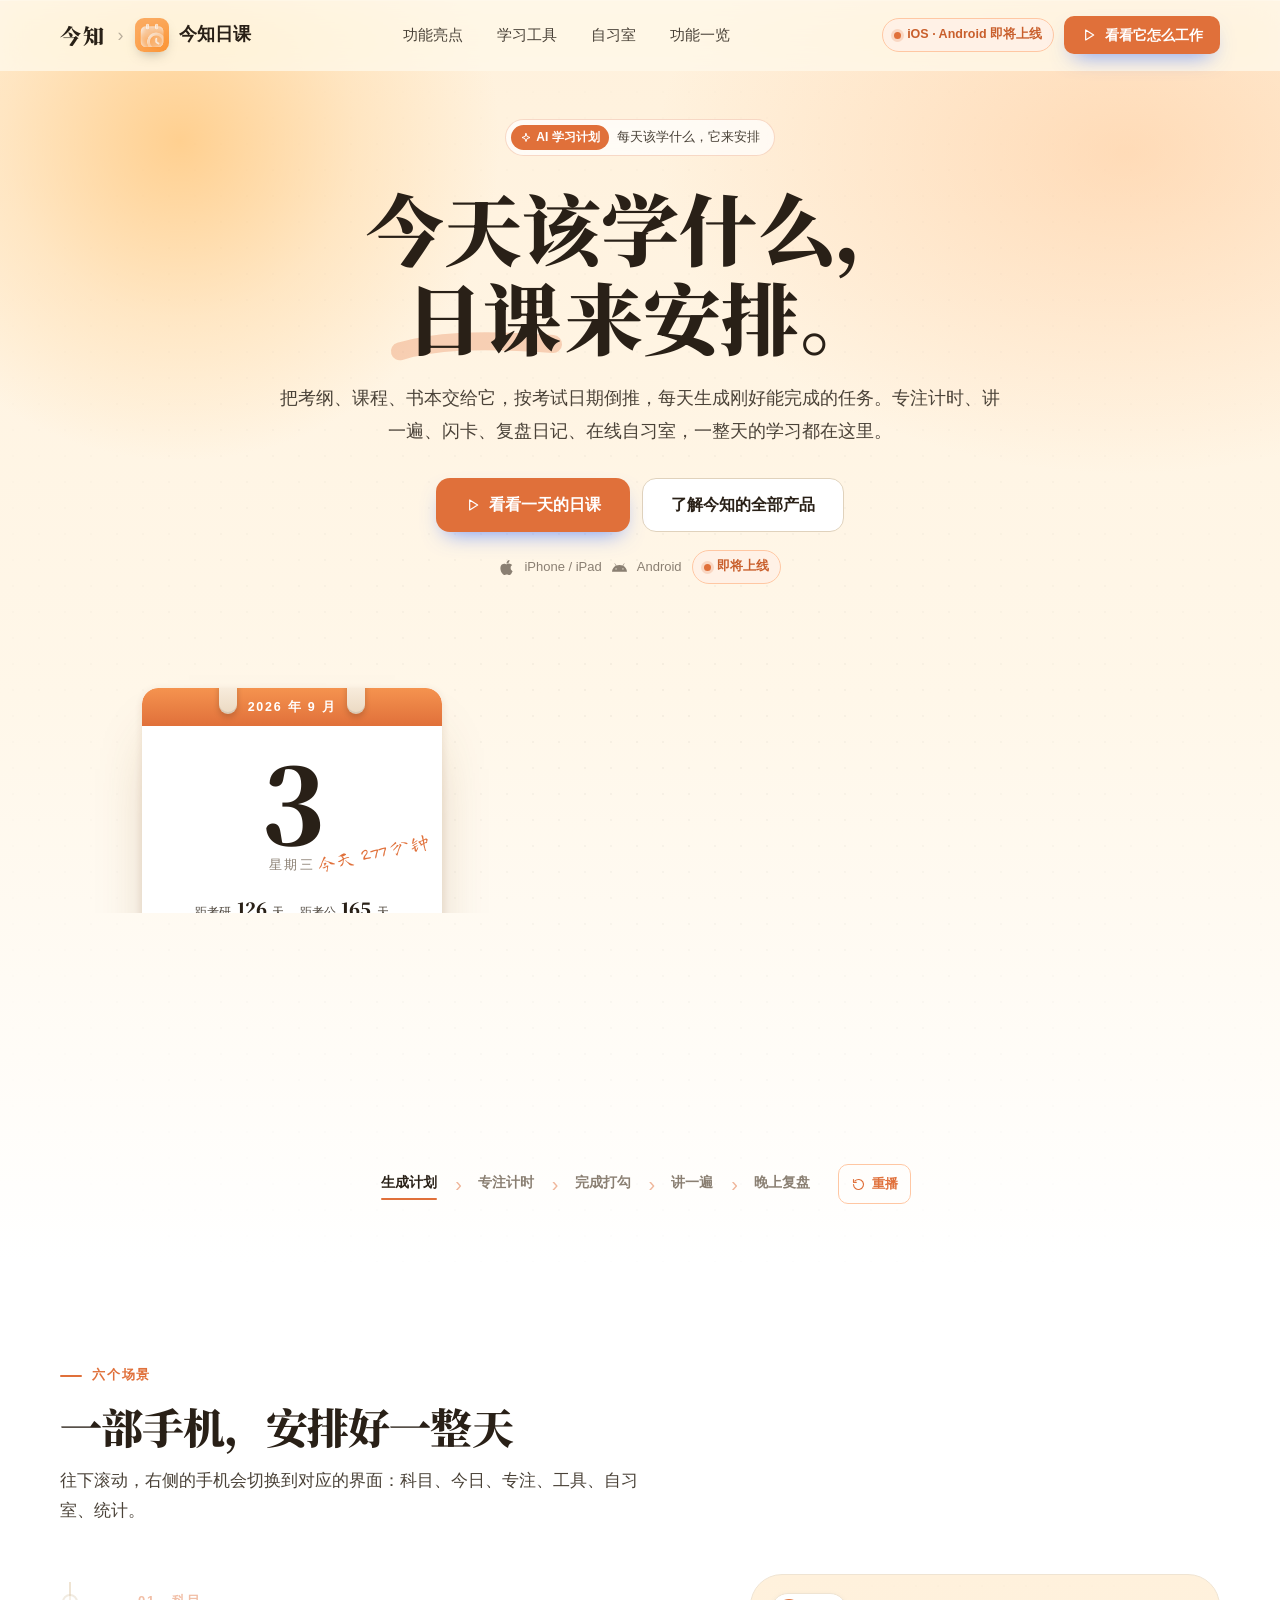
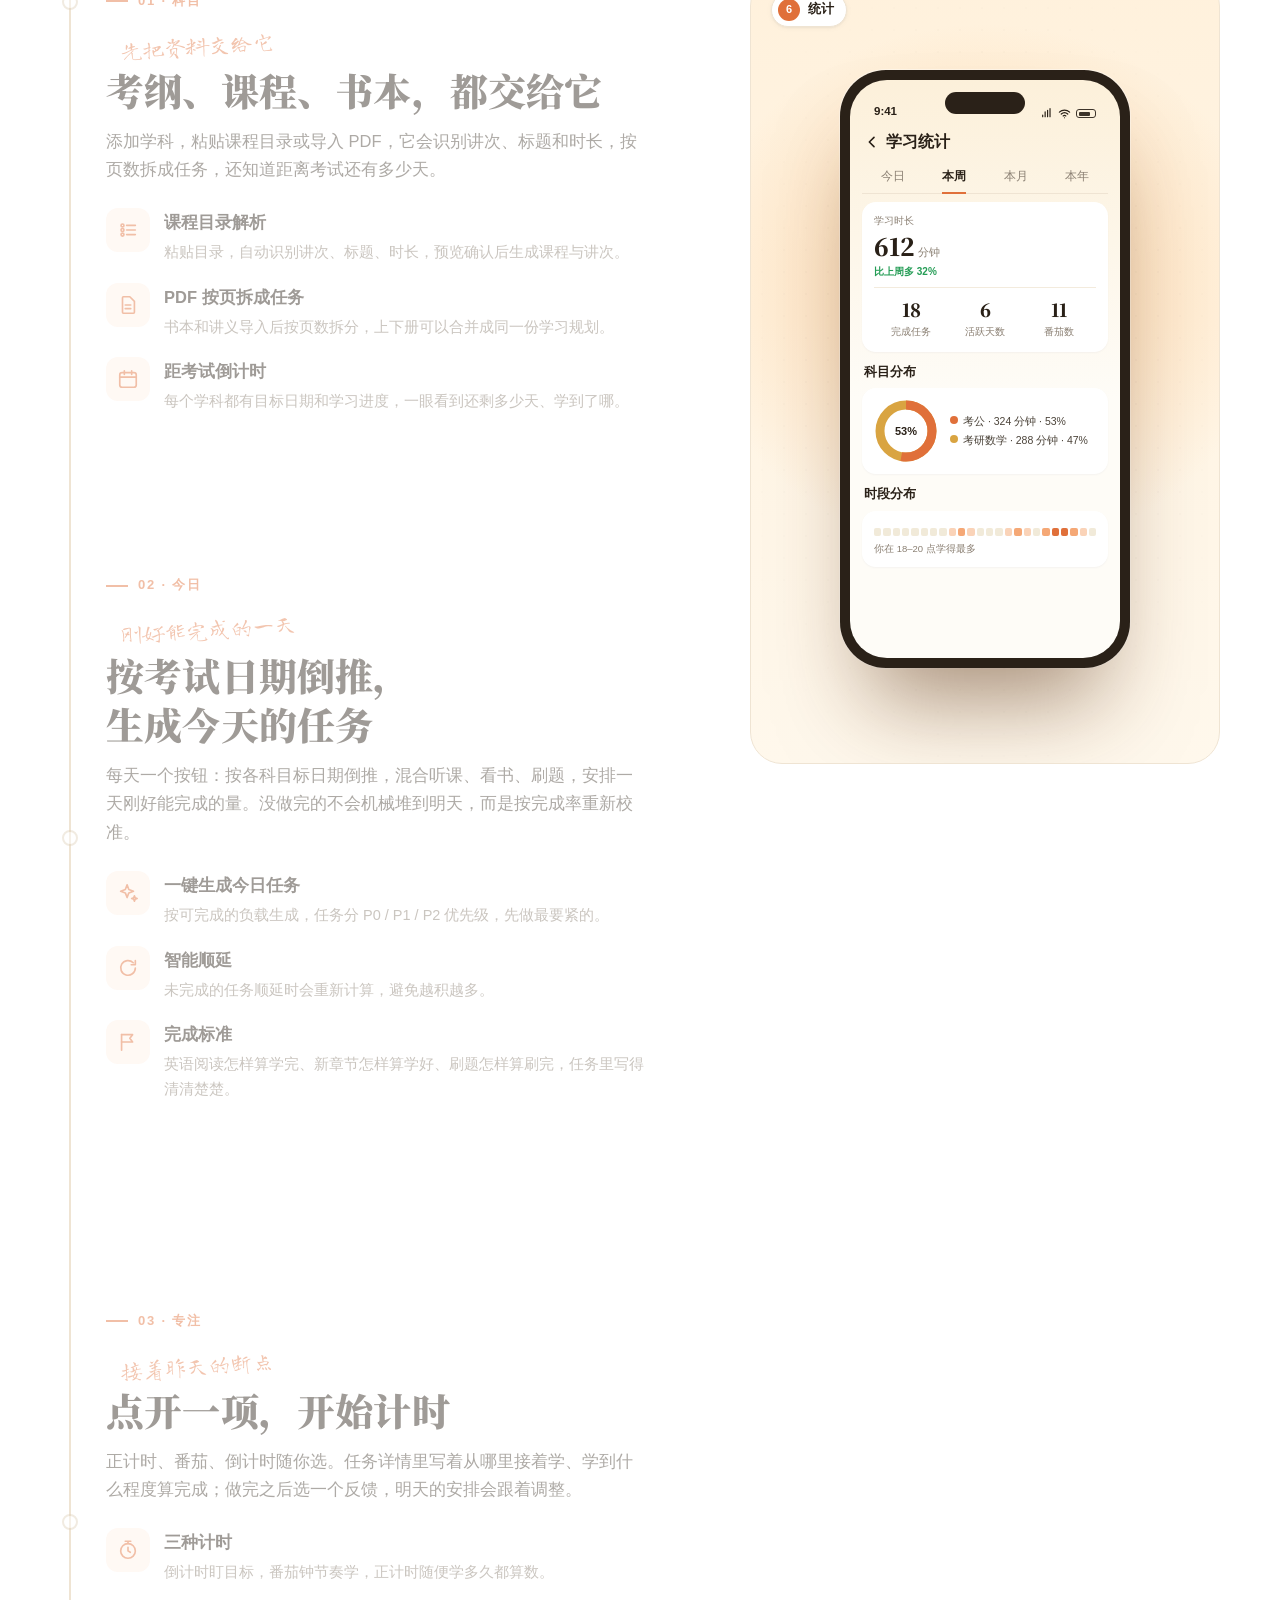
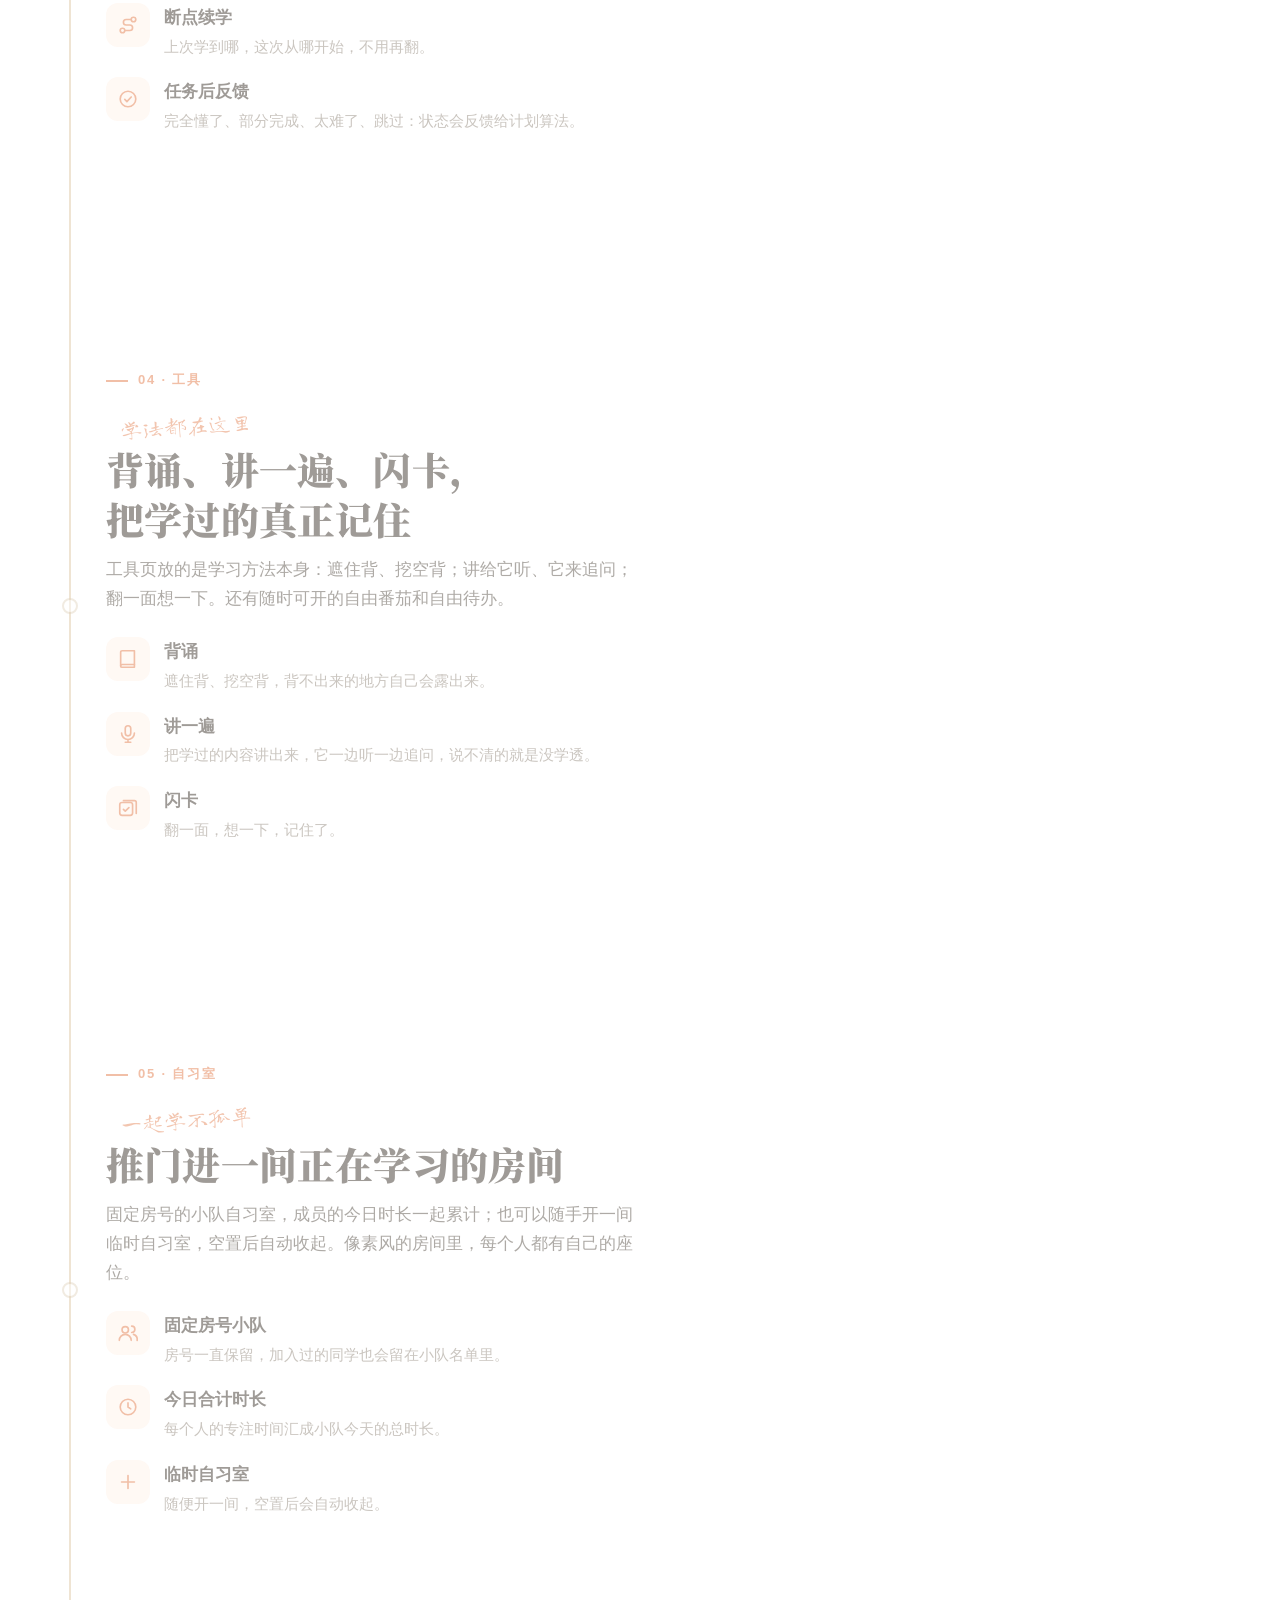
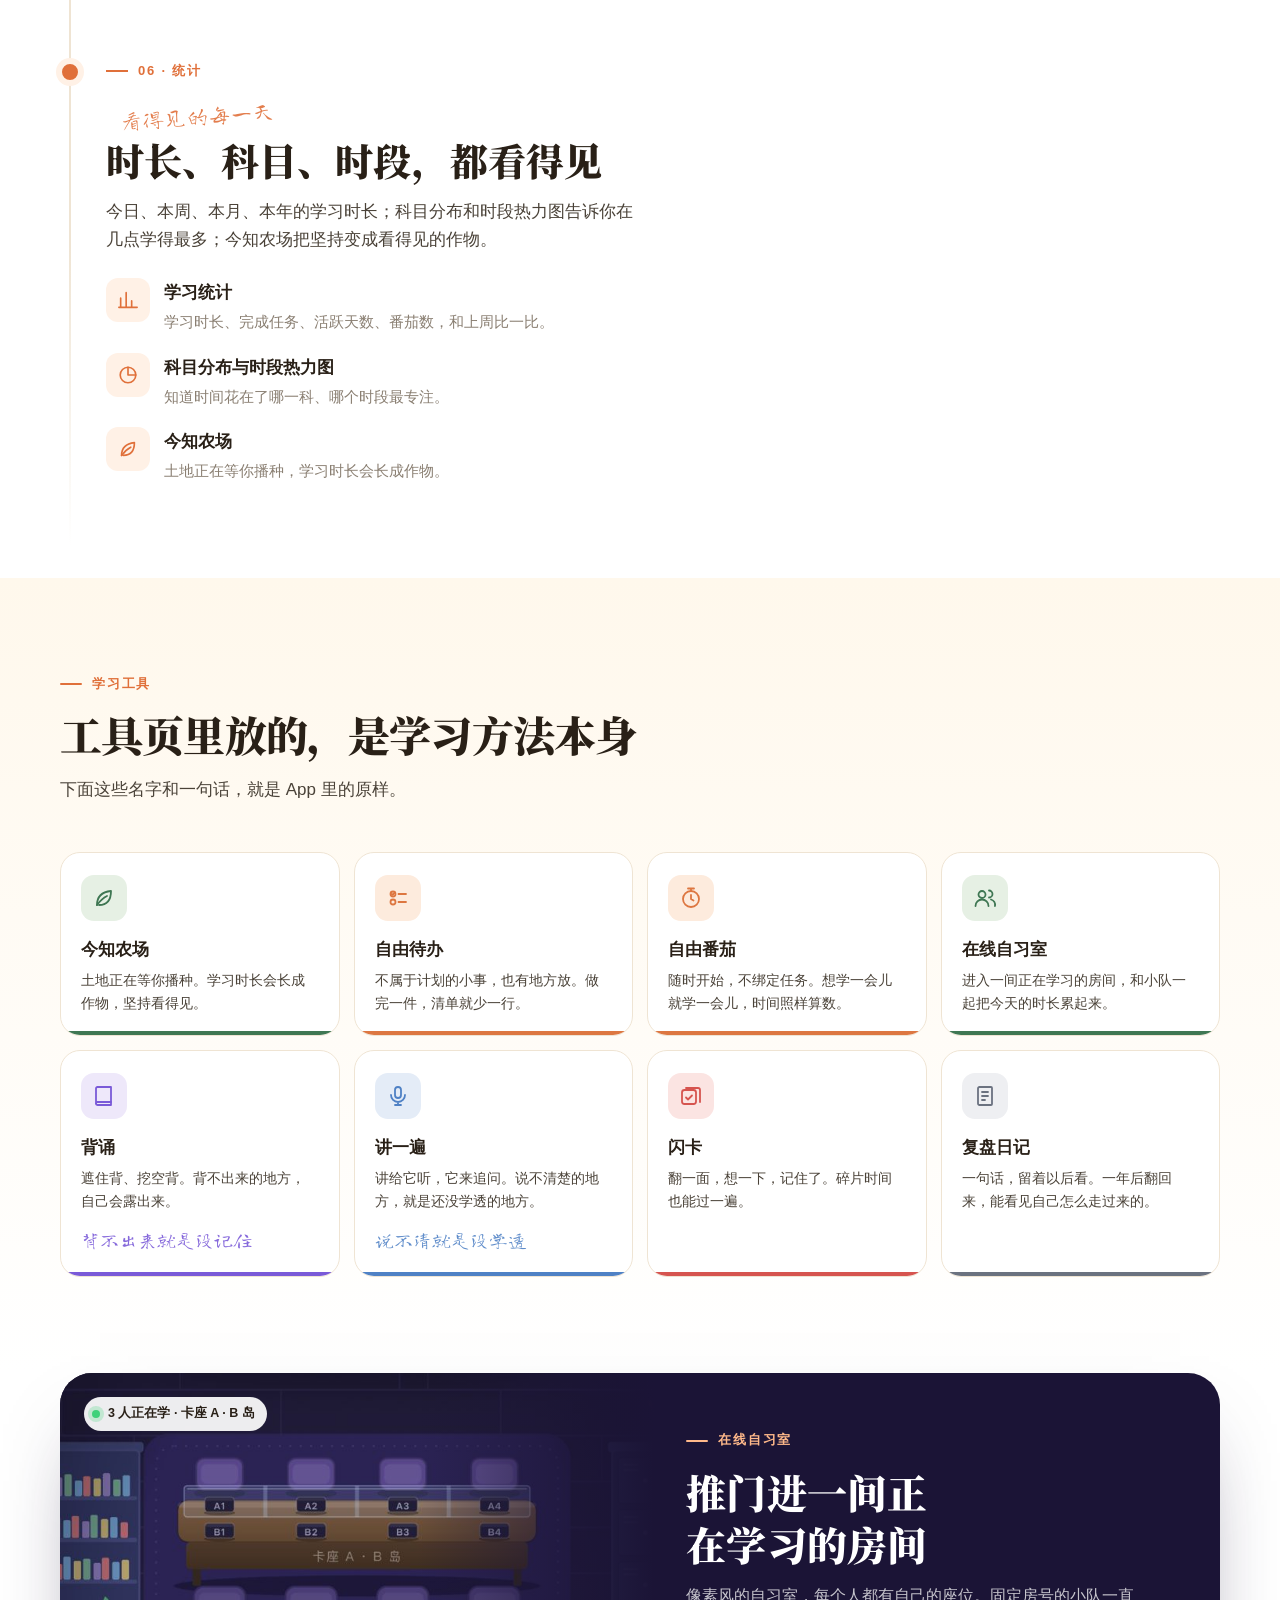
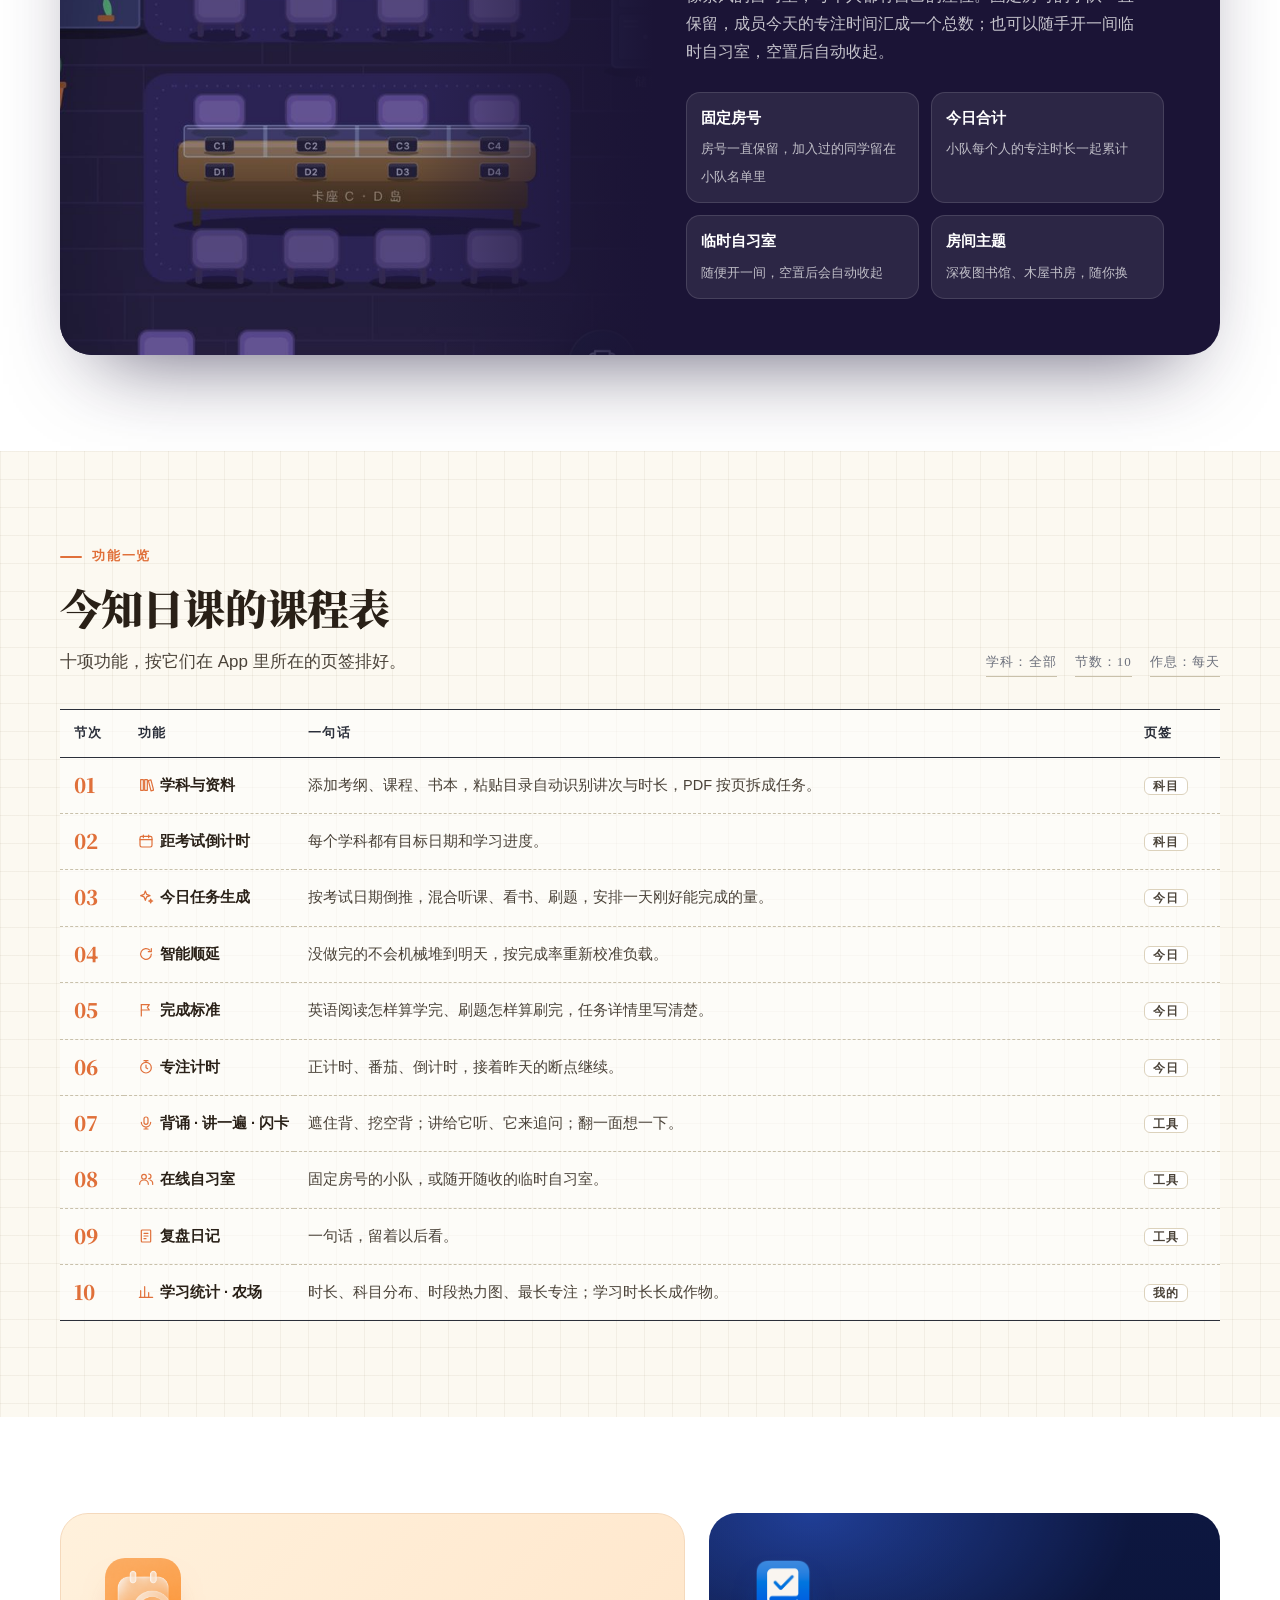
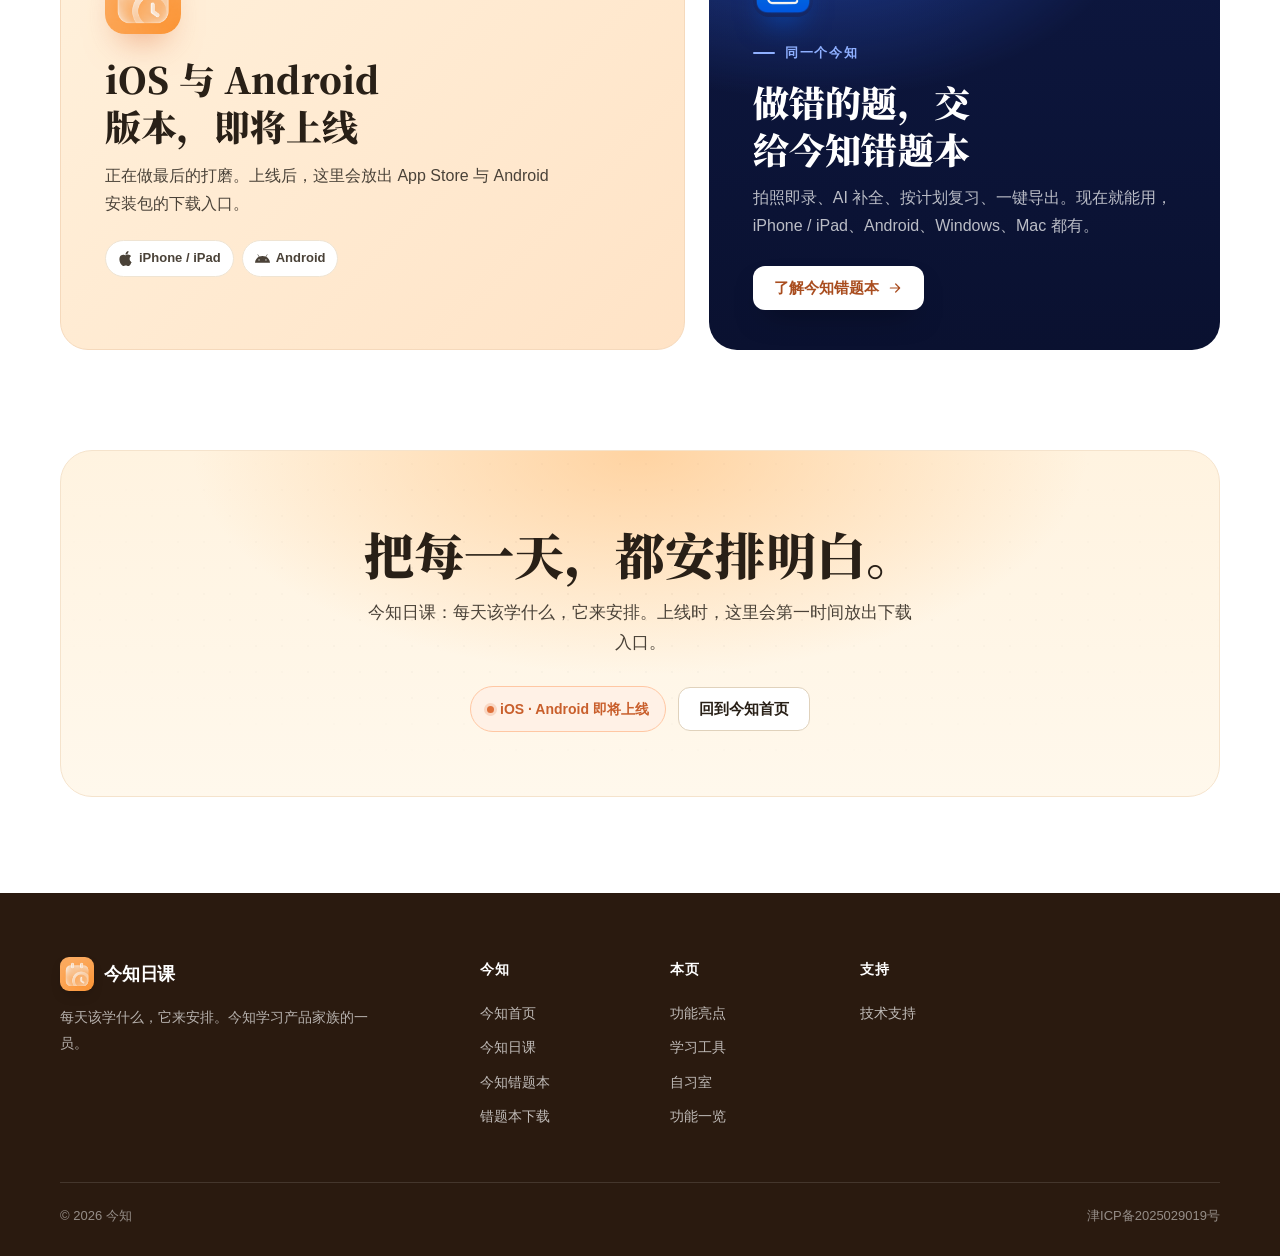
<file: Website/dailycourse/index.html>
<!DOCTYPE html>
<html lang="zh-CN">
<head>
<meta charset="utf-8">
<meta name="viewport" content="width=device-width, initial-scale=1">
<title>今知日课</title>
<meta name="description" content="今知日课：把考纲、课程、书本交给它，按考试日期倒推，每天生成刚好能完成的学习任务；专注计时、讲一遍、闪卡、复盘日记、在线自习室，一整天的学习都在这里。iOS 与 Android 即将上线。">
<meta name="theme-color" content="#FFF3E0">
<link rel="icon" href="../assets/icon-dailycourse.png">
<link rel="stylesheet" href="../assets/fonts.css">
<link rel="stylesheet" href="../assets/style.css">
<link rel="stylesheet" href="../assets/mockup.css">
<style>
/* 日课换肤：把共享组件的主色从蓝切到橙 */
:root{--blue:#E0703A;--blue-deep:#C95F2C;--blue-ink:#A94D1F;--blue-50:#FFF1E6;--blue-100:#FFE1CB;--blue-200:#FFC7A3;--ground:#FBF3E7;--pen:#DD6A31;--ink:#292017;--ink-2:#4A4238;--muted:#8A7F72;--line:#EFE4D3;--line-2:#E0D2BC;--navy:#2A1A0F;--navy-2:#3B2818}
body{background:#fff}
.nav{background:rgba(255,248,236,.82)}
.nav.scrolled{border-color:var(--line)}

/* ===================== hero (warm) ===================== */
.hero{position:relative;margin-top:-70px;padding:118px 0 56px;overflow:hidden;color:var(--ink);background:radial-gradient(760px 520px at 88% 12%,rgba(255,170,100,.32),transparent 62%),linear-gradient(180deg,#FFF1DC 0%,#FFF7E9 55%,#FFFFFF 100%)}
.hero::before{content:"";position:absolute;left:-140px;top:-180px;width:640px;height:640px;border-radius:50%;background:radial-gradient(closest-side,rgba(255,206,140,.95),rgba(255,206,140,.35) 55%,rgba(255,206,140,0));pointer-events:none}
.hero::after{content:"";position:absolute;inset:0;background-image:radial-gradient(rgba(41,32,23,.09) 1px,transparent 1px);background-size:26px 26px;opacity:.45;-webkit-mask-image:radial-gradient(70% 60% at 50% 55%,#000,transparent);mask-image:radial-gradient(70% 60% at 50% 55%,#000,transparent);pointer-events:none}
.hero > .container{position:relative;z-index:1}
.hero__head{max-width:900px;margin:0 auto;text-align:center}
.eyebrow{display:inline-flex;align-items:center;gap:8px;padding:5px 14px 5px 5px;border-radius:999px;background:rgba(255,255,255,.7);border:1px solid rgba(224,112,58,.25);font-size:13px;color:var(--ink-2);-webkit-backdrop-filter:blur(8px);backdrop-filter:blur(8px)}
.eyebrow b{display:inline-flex;align-items:center;gap:4px;background:var(--dc);color:#fff;border-radius:999px;padding:2px 9px;font-size:12px;font-weight:700}
.hero h1{font-size:clamp(40px,6.2vw,78px);line-height:1.14;margin:26px 0 22px;text-wrap:balance}
.ul{position:relative;display:inline-block;padding:0 .04em;z-index:0}
.ul svg{position:absolute;left:-4%;bottom:-8%;width:108%;height:46%;overflow:visible;pointer-events:none;z-index:-1}
.ul path{fill:none;stroke:var(--dc);stroke-width:22;stroke-linecap:round;opacity:.28;stroke-dasharray:1;stroke-dashoffset:1;animation:drawpath .8s cubic-bezier(.4,0,.2,1) 1s forwards}
@keyframes drawpath{to{stroke-dashoffset:0}}
.hero__lead{font-size:18px;color:var(--ink-2);max-width:720px;margin:0 auto;line-height:1.85}
.hero__actions{display:flex;gap:12px;margin-top:30px;flex-wrap:wrap;align-items:center;justify-content:center}
.hero__plat{display:flex;justify-content:center;align-items:center;gap:10px;font-size:13px;color:var(--muted);margin-top:18px}
.hero__plat .i{width:15px;height:15px}
.hero__head > *{animation:rise .9s cubic-bezier(.2,.7,.2,1) both}
.hero__head > :nth-child(2){animation-delay:.12s}
.hero__head > :nth-child(3){animation-delay:.24s}
.hero__head > :nth-child(4){animation-delay:.36s}
.hero__head > :nth-child(5){animation-delay:.46s}
@keyframes rise{from{opacity:0;transform:translateY(26px)}to{opacity:1;transform:none}}
.scene-wrap{animation:rise 1.1s cubic-bezier(.2,.7,.2,1) .5s both}
.chapters{animation:rise .9s cubic-bezier(.2,.7,.2,1) .85s both}

/* scene */
.scene-wrap{position:relative;margin-top:52px;overflow-x:auto;overflow-y:hidden;-webkit-overflow-scrolling:touch;scrollbar-width:none;--px:0;--py:0}
.scene-wrap::-webkit-scrollbar{display:none}
.scene-size{position:relative;width:calc(1100px * var(--s,1));height:calc(500px * var(--s,1));margin:0 auto}
.scene-3d{position:absolute;left:0;top:0;width:100%;height:100%;transform:perspective(1600px) rotateX(calc(var(--py) * -2.2deg)) rotateY(calc(var(--px) * 3deg));transform-style:preserve-3d;transition:transform .5s ease-out}
.scene{position:absolute;left:0;top:0;width:1100px;height:500px;transform:scale(var(--s,1));transform-origin:0 0;transition:opacity .35s}
.scene.fade{opacity:0}
.scene.fade *{transition:none!important;animation:none!important}
.layer{position:absolute;inset:0;pointer-events:none;transition:transform .5s ease-out}
.layer-a{transform:translate3d(calc(var(--px) * -12px),calc(var(--py) * -8px),0)}
.layer-b{transform:translate3d(calc(var(--px) * 6px),calc(var(--py) * 4px),0)}
.layer-c{transform:translate3d(calc(var(--px) * 18px),calc(var(--py) * 10px),0)}
/* desk calendar */
.sc-cal{position:absolute;left:52px;top:52px;width:300px;height:392px;transform-style:preserve-3d;transition:transform 1s cubic-bezier(.6,0,.3,1)}
.scene.s4 .sc-cal{transform:rotateY(180deg);transition-delay:2s}
.cal-face{position:absolute;inset:0;background:#fff;border-radius:16px;box-shadow:0 34px 60px -26px rgba(120,70,20,.45),0 3px 10px rgba(120,70,20,.12);padding:54px 26px 24px;-webkit-backface-visibility:hidden;backface-visibility:hidden;overflow:hidden}
.cal-face::before{content:"";position:absolute;left:0;right:0;top:0;height:38px;background:linear-gradient(180deg,#F5934F,var(--dc));border-radius:16px 16px 0 0}
.cal-back{transform:rotateY(180deg)}
.cal-rings{position:absolute;top:-14px;left:0;right:0;display:flex;justify-content:center;gap:110px}
.cal-rings i{width:18px;height:40px;border-radius:9px;background:linear-gradient(180deg,#FFF6EA,#EBD9C2);box-shadow:0 3px 6px rgba(0,0,0,.18),inset 0 -2px 0 rgba(0,0,0,.08)}
.cal-month{position:absolute;top:9px;left:0;right:0;text-align:center;color:#fff;font-weight:700;font-size:12.5px;letter-spacing:.14em}
.cal-day{font-family:var(--display);font-weight:900;font-size:104px;line-height:1;text-align:center;letter-spacing:-.04em;margin-top:6px}
.cal-week{text-align:center;font-size:13px;color:var(--muted);letter-spacing:.2em;margin-top:2px}
.cal-cd{display:flex;justify-content:center;gap:16px;margin:16px 0 14px;font-size:12px;color:var(--ink-2)}
.cal-cd b{font-family:var(--display);font-size:18px;color:var(--ink);margin:0 2px}
.cal-sub{display:grid;gap:9px;padding-top:12px;border-top:1px dashed var(--line-2)}
.cal-sub div{display:grid;grid-template-columns:22px 1fr auto;gap:8px;align-items:center;font-size:12px}
.cal-sub i{width:22px;height:22px;border-radius:6px;display:grid;place-items:center;font-style:normal;font-weight:800;font-size:12px}
.cal-sub .bar{grid-column:2/4;height:5px;border-radius:3px;background:#F1EAD9;overflow:hidden;margin-top:-3px}
.cal-sub .bar i{display:block;height:100%;border-radius:3px;background:var(--dc);width:8%}
.cal-note{position:absolute;right:12px;top:154px;font-family:var(--hand);font-size:20px;color:var(--dc);transform:rotate(-12deg);line-height:1;white-space:nowrap}
.cal-back .cal-day{font-size:88px;margin-top:10px}
.cal-back .cal-note{top:auto;bottom:26px}
.cal-back .cal-done{text-align:center;margin-top:14px;font-size:13px;color:var(--ink-2)}
.cal-back .cal-done b{color:var(--green)}
/* phone */
.sc-phone{position:absolute;left:430px;top:14px;width:250px;height:452px;background:#2A2118;border-radius:40px;padding:8px;box-shadow:0 50px 80px -30px rgba(80,40,10,.55),0 0 0 1px rgba(255,255,255,.35),0 0 60px -10px rgba(255,150,80,.35);transition:transform .6s,opacity .6s}
.sc-phone::before{content:"";position:absolute;top:16px;left:50%;transform:translateX(-50%);width:66px;height:18px;border-radius:10px;background:#2A2118;z-index:3}
.sc-screen{width:100%;height:100%;border-radius:32px;background:linear-gradient(180deg,#FCF0DA,#FEFCF7 60%);overflow:hidden;position:relative;font-size:10.5px;line-height:1.45;color:var(--ink)}
.scene.s4 .sc-phone{opacity:.72}
.pscr{position:absolute;inset:0;display:flex;flex-direction:column;opacity:0;transition:opacity .4s}
.scene .pscr-task{opacity:1}
.scene.s1 .pscr-task{opacity:0}
.scene.s1 .pscr-focus{opacity:1}
.scene.s2 .pscr-focus{opacity:0}
.scene.s2 .pscr-task{opacity:1}
.scene.s3 .pscr-task{opacity:0}
.scene.s3 .pscr-talk{opacity:1}
.scene.s4 .pscr-talk{opacity:0}
.scene.s4 .pscr-diary{opacity:1}
.ph-sb{height:36px;display:flex;align-items:flex-end;justify-content:space-between;padding:0 20px 3px;font-size:9.5px;font-weight:600;flex:none}
.ph-sb .i{width:11px;height:11px;stroke-width:2.2}
.ph-bar{height:30px;display:flex;align-items:center;justify-content:center;gap:6px;padding:0 12px;font-size:13px;font-weight:700;flex:none;position:relative}
.ph-bar .i--back{position:absolute;left:12px;width:14px;height:14px;stroke-width:2.4}
.ph-body{flex:1;min-height:0;padding:4px 10px;overflow:hidden;position:relative}
.ph-card{background:#fff;border-radius:12px;padding:10px;margin-bottom:8px;box-shadow:0 1px 2px rgba(120,70,20,.05)}
.tk-stats{display:grid;grid-template-columns:1fr 1fr;text-align:center}
.tk-stats small{display:block;font-size:9.5px;color:var(--muted)}
.tk-stats b{font-family:var(--display);font-size:20px;line-height:1.2}
.tk-stats b em{font-style:normal;font-size:11px;color:var(--muted);font-family:var(--font)}
.tk-empty{position:absolute;left:10px;right:10px;top:74px;background:#fff;border-radius:12px;padding:16px 12px;text-align:center;box-shadow:0 1px 2px rgba(120,70,20,.05)}
.tk-empty p{font-size:11px;color:var(--ink-2);margin-bottom:10px}
.tk-gen{display:inline-flex;align-items:center;justify-content:center;gap:5px;background:var(--dc);color:#fff;font-weight:700;font-size:11.5px;border-radius:10px;padding:8px 14px;box-shadow:0 8px 16px -8px rgba(224,112,58,.8)}
.scene.s0 .tk-gen{animation:press .5s ease .7s}
@keyframes press{50%{transform:scale(.9)}}
.tk-prog{margin-top:10px;height:4px;border-radius:2px;background:#F1EAD9;overflow:hidden;opacity:0}
.tk-prog i{display:block;height:100%;width:0;background:var(--dc);border-radius:2px}
.scene.s0 .tk-prog{opacity:1;transition:opacity .2s 1s}
.scene.s0 .tk-prog i{animation:grow 1.1s ease-in-out 1.1s forwards}
@keyframes grow{to{width:100%}}
.tk-empty small{display:block;margin-top:6px;font-size:9.5px;color:var(--muted);opacity:0}
.scene.s0 .tk-empty small{opacity:1;transition:opacity .2s 1.2s}
.scene.s0 .tk-empty{animation:fadeout .3s 2.35s forwards}
@keyframes fadeout{to{opacity:0;visibility:hidden}}
.tk-plan{display:flex;align-items:center;justify-content:space-between;font-size:10.5px;color:var(--ink-2);opacity:0;transform:translateY(6px);transition:opacity .35s,transform .35s}
.tk-plan b{color:var(--ink);font-size:11.5px}
.tk-plan span{color:var(--dc);font-weight:700}
.scene.s0 .tk-plan{opacity:1;transform:none;transition-delay:2.45s}
.tk-g{display:flex;align-items:center;justify-content:space-between;font-size:11px;font-weight:700;padding:6px 2px 4px;opacity:0;transition:opacity .3s}
.tk-g span{font-weight:500;color:var(--muted);font-size:10px}
.tk-i{display:flex;align-items:center;gap:8px;background:#fff;border-radius:10px;padding:7px 9px;margin-bottom:6px;opacity:0;transform:translateY(8px);transition:opacity .35s,transform .35s}
.tk-i i{width:14px;height:14px;border-radius:50%;border:1.5px solid var(--line-2);flex:none;display:grid;place-items:center;color:#fff}
.tk-i i .i{width:9px;height:9px;stroke-width:3;opacity:0}
.tk-i b{display:block;font-size:10.5px;font-weight:600;line-height:1.35}
.tk-i small{display:block;font-size:9px;color:var(--muted)}
.tk-i em{margin-left:auto;font-style:normal;font-size:10px;color:var(--ink-2);white-space:nowrap}
.tk-i .dchip{display:none;margin-left:auto;font-size:9px;font-weight:700;color:var(--green);background:var(--green-bg);border-radius:5px;padding:1px 6px;white-space:nowrap}
.scene.s0 .tk-g{opacity:1}
.scene.s0 .tk-i{opacity:1;transform:none}
.scene.s0 .tk-g,.scene.s0 .tk-i{transition-delay:var(--d,2.6s)}
.scene.s2 .tk-i.first{background:var(--green-bg)}
.scene.s2 .tk-i.first i{background:var(--green);border-color:var(--green);transition:background .3s .5s,border-color .3s .5s}
.scene.s2 .tk-i.first i .i{opacity:1;transition:opacity .2s .6s}
.scene.s2 .tk-i.first b{text-decoration:line-through;color:var(--muted);transition:color .3s .5s}
.scene.s2 .tk-i.first em{display:none}
.scene.s2 .tk-i.first .dchip{display:inline-block;animation:pop .35s cubic-bezier(.2,1.3,.4,1) .7s both}
@keyframes pop{from{opacity:0;transform:scale(.6)}to{opacity:1;transform:none}}
.tk-stats .v0,.tk-stats .v1{display:inline}
.tk-stats .v1{display:none}
.scene.s2 .tk-stats .v0{display:none}
.scene.s2 .tk-stats .v1{display:inline}
/* focus screen */
.fc-task{background:#fff;border-radius:12px;padding:10px;margin-bottom:8px}
.fc-task b{display:block;font-size:11.5px;font-weight:700;line-height:1.4}
.fc-task small{display:block;font-size:9.5px;color:var(--muted);margin-top:2px}
.fc-task .hint{font-size:9.5px;color:var(--dc);font-weight:600;margin-top:3px}
.fc-tabs{display:flex;background:#F5EBDA;border-radius:9px;padding:2px;margin:0 6px 10px}
.fc-tabs span{flex:1;text-align:center;font-size:10px;padding:4px 0;border-radius:7px;color:var(--ink-2)}
.fc-tabs span.on{background:#fff;color:var(--ink);font-weight:700;box-shadow:var(--shadow-sm)}
.fc-goal{display:flex;justify-content:space-between;font-size:10px;color:var(--muted);padding:0 8px 6px}
.fc-goal b{color:var(--ink-2)}
.fc-ringwrap{position:relative;width:150px;height:150px;margin:2px auto 8px}
.fc-ringwrap svg{width:100%;height:100%;transform:rotate(-90deg)}
.fc-ringwrap circle{fill:none;stroke-width:9}
.fc-ringwrap .bg{stroke:#F5EBDA}
.fc-ringwrap .fg{stroke:var(--dc);stroke-linecap:round;stroke-dasharray:1;stroke-dashoffset:.2;transition:stroke-dashoffset 3.4s linear}
.scene.s1 .fc-ringwrap .fg{stroke-dashoffset:.26}
.fc-num{position:absolute;inset:0;display:flex;flex-direction:column;align-items:center;justify-content:center;font-family:var(--display);font-size:30px;font-weight:900;letter-spacing:-.02em;line-height:1}
.fc-num small{font-family:var(--font);font-size:9.5px;color:var(--muted);font-weight:500;margin-top:4px}
.fc-btns{display:flex;gap:8px;padding:0 4px}
.fc-btns span{flex:1;text-align:center;border-radius:10px;padding:8px 0;font-size:11px;font-weight:700;background:var(--dc);color:#fff}
.fc-btns span.o{background:#F5EBDA;color:var(--ink-2)}
/* talk screen */
.tl-ringwrap{position:relative;width:120px;height:120px;margin:10px auto 8px}
.tl-ringwrap svg{width:100%;height:100%}
.tl-ringwrap circle{fill:none;stroke-width:8}
.tl-ringwrap .bg{stroke:#F5EBDA}
.tl-ringwrap .fg{stroke:var(--dc);stroke-linecap:round;stroke-dasharray:1;stroke-dashoffset:.55;transform-origin:50% 50%}
.scene.s3 .tl-ringwrap .fg{animation:spin 2.2s linear infinite}
@keyframes spin{to{transform:rotate(360deg)}}
.tl-ringwrap span{position:absolute;inset:0;display:grid;place-items:center;font-size:11px;font-weight:700;color:var(--ink-2)}
.tl-sub{background:#fff;border-radius:12px;padding:8px 10px;font-size:10.5px;line-height:1.5;color:var(--ink-2);display:grid;gap:5px}
.tl-sub p{opacity:0;transform:translateY(4px);transition:opacity .35s,transform .35s;display:grid;grid-template-columns:16px 1fr;gap:4px}
.tl-sub p b{color:var(--dc);font-weight:700}
.tl-sub p.ai b{color:var(--muted)}
.tl-sub p.ai{color:var(--ink)}
.scene.s3 .tl-sub p{opacity:1;transform:none}
.scene.s3 .tl-sub p:nth-child(1){transition-delay:.6s}
.scene.s3 .tl-sub p:nth-child(2){transition-delay:1.5s}
.scene.s3 .tl-sub p:nth-child(3){transition-delay:2.5s}
.tl-end{margin:10px 6px 0;text-align:center;border-radius:10px;padding:8px 0;font-size:11px;font-weight:700;background:var(--dc);color:#fff}
/* diary screen */
.dy-date{text-align:center;font-size:10.5px;color:var(--muted);margin:4px 0 8px}
.dy-card{background:#fff;border-radius:12px;padding:10px;min-height:86px;font-size:11px;line-height:1.6;color:var(--ink)}
.dy-card .ph{color:#B8AD9D}
.dy-card .typed{display:none}
.scene.s4 .dy-card .ph{display:none}
.scene.s4 .dy-card .typed{display:inline}
.dy-tags{display:flex;gap:6px;flex-wrap:wrap;margin-top:8px}
.dy-tags span{font-size:9.5px;padding:2px 8px;border-radius:999px;background:var(--blue-50);color:var(--dc);font-weight:600}
.dy-save{margin-top:10px;text-align:center;border-radius:10px;padding:8px 0;font-size:11px;font-weight:700;background:var(--dc);color:#fff}
/* captions */
.sc-cap{position:absolute;left:748px;top:120px;width:320px;transition:opacity .35s}
.sc-cap > div{position:absolute;left:0;top:0;width:100%;opacity:0;transform:translateY(8px);transition:opacity .4s,transform .4s}
.sc-cap small{display:inline-flex;align-items:center;gap:8px;font-size:12px;font-weight:800;letter-spacing:.14em;color:var(--dc)}
.sc-cap small::before{content:"";width:18px;height:2px;background:var(--dc);border-radius:2px}
.sc-cap b{display:block;font-family:var(--display);font-weight:900;font-size:28px;line-height:1.3;margin:12px 0 10px;color:var(--ink)}
.sc-cap p{font-size:14.5px;line-height:1.75;color:var(--ink-2)}
.sc-cap .cap0{opacity:1;transform:none}
.scene.s1 .sc-cap .cap0{opacity:0;transform:translateY(-8px)}
.scene.s1 .sc-cap .cap1{opacity:1;transform:none;transition-delay:.25s}
.scene.s2 .sc-cap .cap1{opacity:0;transform:translateY(-8px);transition-delay:0s}
.scene.s2 .sc-cap .cap2{opacity:1;transform:none;transition-delay:.25s}
.scene.s3 .sc-cap .cap2{opacity:0;transform:translateY(-8px);transition-delay:0s}
.scene.s3 .sc-cap .cap3{opacity:1;transform:none;transition-delay:.25s}
.scene.s4 .sc-cap{opacity:0;pointer-events:none}
/* evening review card */
.sc-right{position:absolute;left:722px;top:52px;width:350px;height:372px;background:#fff;border-radius:18px;box-shadow:0 40px 70px -28px rgba(120,70,20,.45),0 0 0 1px rgba(255,255,255,.6);padding:16px;opacity:0;transform:translateX(26px);transition:opacity .5s,transform .5s;overflow:hidden;color:var(--ink)}
.scene.s4 .sc-right{opacity:1;transform:none}
.rc-head{font-size:12.5px;font-weight:800;display:flex;align-items:center;justify-content:space-between;height:24px}
.rc-head .n{font-weight:600;color:var(--muted);font-size:11px}
.rv-stats{display:grid;grid-template-columns:repeat(3,1fr);text-align:center;margin:8px 0 10px;padding:8px 0;background:var(--ground);border-radius:12px}
.rv-stats b{display:block;font-family:var(--display);font-size:20px;line-height:1.2}
.rv-stats small{font-size:9.5px;color:var(--muted)}
.rv-row{display:flex;align-items:center;gap:12px;padding:8px 0;border-top:1px solid #F3EBDD}
.rv-donut{position:relative;width:64px;height:64px;flex:none}
.rv-donut svg{width:100%;height:100%;transform:rotate(-90deg)}
.rv-donut circle{fill:none;stroke-width:9}
.rv-donut .a{stroke:#D9A441}
.rv-donut .b{stroke:var(--dc);stroke-dasharray:1;stroke-dashoffset:1;transition:stroke-dashoffset 1s .6s}
.scene.s4 .rv-donut .b{stroke-dashoffset:.47}
.rv-donut span{position:absolute;inset:0;display:grid;place-items:center;font-size:11px;font-weight:800}
.rv-legend{font-size:10.5px;color:var(--ink-2);display:grid;gap:3px}
.rv-legend i{display:inline-block;width:8px;height:8px;border-radius:50%;margin-right:5px;vertical-align:1px}
.rv-streak{display:flex;align-items:center;gap:10px}
.rv-streak .fl{width:36px;height:36px;border-radius:10px;background:var(--blue-50);color:var(--dc);display:grid;place-items:center}
.rv-streak b{display:block;font-size:12.5px}
.rv-streak small{display:block;font-size:10px;color:var(--muted)}
.rv-streak .plus{margin-left:auto;font-family:var(--hand);font-size:24px;color:var(--dc);opacity:0;transform:scale(.6);transition:opacity .3s 1.4s,transform .35s 1.4s cubic-bezier(.2,1.3,.4,1)}
.scene.s4 .rv-streak .plus{opacity:1;transform:none}
.rv-farm{display:flex;align-items:center;gap:10px}
.rv-farm .sp{width:36px;height:36px;border-radius:10px;background:var(--green-bg);color:var(--green);display:grid;place-items:center;overflow:hidden}
.rv-farm .sp svg{width:22px;height:22px;transform:translateY(10px) scale(.6);opacity:0;transition:transform .6s 1.8s cubic-bezier(.2,1.2,.4,1),opacity .3s 1.8s}
.scene.s4 .rv-farm .sp svg{transform:none;opacity:1}
.rv-farm b{display:block;font-size:12.5px}
.rv-farm small{display:block;font-size:10px;color:var(--muted)}
/* chapters */
.chapters{display:flex;align-items:center;justify-content:center;gap:2px;margin:26px 0 0;flex-wrap:wrap}
.chapters li{display:flex;align-items:center}
.chapters li.replay-li::before{content:none}
.chapters li + li::before{content:"›";color:var(--dc);opacity:.5;font-size:20px;line-height:1;margin:0 4px}
.chapters button{position:relative;font-size:14px;font-weight:600;color:var(--muted);padding:8px 12px 11px;border-radius:10px;transition:color .2s,background .2s}
.chapters button::after{content:"";position:absolute;left:12px;right:12px;bottom:6px;height:2px;border-radius:2px;background:var(--dc);transform:scaleX(0);transform-origin:left}
.chapters button:hover{color:var(--ink);background:rgba(224,112,58,.08)}
.chapters button.on{color:var(--ink)}
.chapters button.on::after{animation:fillbar var(--dur,3s) linear forwards}
@keyframes fillbar{to{transform:scaleX(1)}}
.chapters .replay{margin-left:14px;font-size:13px;color:var(--dc);display:inline-flex;align-items:center;gap:6px;font-weight:600;padding:8px 12px;border-radius:10px;border:1px solid var(--dc-200)}
.chapters .replay:hover{background:var(--blue-50)}
.chapters .replay .i{width:15px;height:15px}

/* ===================== story (sticky phone) ===================== */
.story{padding:96px 0 24px;background:#fff}
.story__grid{display:grid;grid-template-columns:1fr 470px;gap:72px;align-items:start}
.story__steps{position:relative;padding-left:46px}
.story__steps::before{content:"";position:absolute;left:9px;top:8px;bottom:8px;width:2px;background:linear-gradient(var(--line),var(--line) 92%,transparent)}
.step{position:relative;min-height:76vh;display:flex;flex-direction:column;justify-content:center;padding:28px 0;opacity:.45;transition:opacity .4s}
.step.on{opacity:1}
.step:first-child{min-height:58vh;justify-content:flex-start;padding-top:16px}
.step:last-child{min-height:58vh;justify-content:flex-start}
.step::before{content:"";position:absolute;left:-44px;top:calc(50% - 8px);width:16px;height:16px;border-radius:50%;background:#fff;border:2px solid var(--line-2);transition:border-color .3s,background .3s,box-shadow .3s}
.step:first-child::before{top:20px}
.step:last-child::before{top:32px}
.step.on::before{border-color:var(--dc);background:var(--dc);box-shadow:0 0 0 6px var(--blue-50)}
.step .no{font-size:13px;letter-spacing:.14em;color:var(--dc);font-weight:800;display:inline-flex;align-items:center;gap:10px}
.step .no::before{content:"";width:22px;height:2px;background:var(--dc)}
.step .note{display:inline-block;margin-left:14px;font-family:var(--hand);font-size:22px;color:var(--dc);transform:rotate(-4deg);opacity:.9;vertical-align:-2px}
.step h2{font-size:clamp(26px,3vw,38px);line-height:1.3;margin:14px 0 12px;text-wrap:balance}
.step > p{color:var(--ink-2);font-size:16.5px;max-width:540px}
.plist{display:grid;gap:18px;margin-top:24px;max-width:540px}
.plist li{display:grid;grid-template-columns:44px 1fr;gap:14px;align-items:start}
.plist .ico{width:44px;height:44px;border-radius:12px;display:grid;place-items:center;background:var(--blue-50);color:var(--dc)}
.plist .ico .i{width:22px;height:22px}
.plist h3{font-size:16.5px;font-weight:700;margin-bottom:3px}
.plist p{color:var(--muted);font-size:14.5px;line-height:1.7}
.story__phone{position:sticky;top:90px;height:calc(100vh - 110px);min-height:660px;max-height:820px}
.story__stage{position:relative;width:100%;height:100%;border-radius:32px;background:radial-gradient(420px 380px at 50% 40%,rgba(255,190,120,.55),transparent 70%),linear-gradient(180deg,#FFF1DC,#FFF8EC);border:1px solid var(--line);display:flex;align-items:center;justify-content:center;overflow:hidden;isolation:isolate}
.story__stage::after{content:"";position:absolute;inset:0;background-image:radial-gradient(rgba(41,32,23,.09) 1px,transparent 1px);background-size:22px 22px;opacity:.5;-webkit-mask-image:radial-gradient(60% 60% at 50% 50%,#000,transparent);mask-image:radial-gradient(60% 60% at 50% 50%,#000,transparent);z-index:0}
.story__tag{position:absolute;left:20px;top:18px;display:inline-flex;align-items:center;gap:8px;background:#fff;border:1px solid var(--line);border-radius:999px;padding:5px 12px 5px 6px;font-size:12.5px;font-weight:700;color:var(--ink);z-index:3;box-shadow:var(--shadow-sm)}
.story__tag i{width:22px;height:22px;border-radius:50%;background:var(--dc);color:#fff;display:grid;place-items:center;font-style:normal;font-size:11px;font-weight:800}
.story__stage .phone{position:relative;z-index:1;background:#2A2118;box-shadow:0 60px 90px -30px rgba(80,40,10,.5),0 0 0 1px rgba(255,255,255,.4)}
.story__stage .phone::before{background:#2A2118}
.story__stage .screen{background:linear-gradient(180deg,#FCF0DA,#FEFCF7 55%)}
/* 日课界面元件 */
.subj{background:#fff;border-radius:14px;padding:11px 12px;margin-bottom:9px;box-shadow:0 1px 2px rgba(120,70,20,.05)}
.subj__top{display:flex;align-items:center;gap:9px}
.subj__g{width:34px;height:34px;border-radius:9px;display:grid;place-items:center;font-weight:800;font-size:15px;flex:none}
.subj__top b{display:block;font-size:13px}
.subj__top small{display:block;font-size:10px;color:var(--muted)}
.subj__st{margin-left:auto;font-size:9.5px;font-weight:700;color:var(--dc);background:var(--blue-50);border-radius:999px;padding:2px 7px}
.subj__st.wait{color:var(--muted);background:#F3EEE4}
.subj__cd{display:flex;justify-content:space-between;align-items:baseline;font-size:10px;color:var(--muted);margin-top:8px}
.subj__cd b{font-family:var(--display);font-size:17px;color:var(--ink);margin:0 2px}
.subj__cd em{font-style:normal;font-weight:700;color:var(--green)}
.subj__bar{height:5px;border-radius:3px;background:#F1EAD9;margin-top:6px;overflow:hidden}
.subj__bar i{display:block;height:100%;border-radius:3px;background:var(--green)}
.tabbar{background:#fff}
.tabbar .on{color:var(--dc)}
.tools{display:grid;grid-template-columns:1fr 1fr;gap:8px}
.tool{background:#fff;border-radius:12px;padding:10px;position:relative;overflow:hidden}
.tool::after{content:"";position:absolute;left:0;right:0;bottom:0;height:3px;background:var(--t)}
.tool .tic{width:28px;height:28px;border-radius:8px;display:grid;place-items:center;background:var(--t-bg);color:var(--t);margin-bottom:6px}
.tool .tic .i{width:15px;height:15px}
.tool b{display:block;font-size:12px}
.tool small{display:block;font-size:9.5px;color:var(--muted);line-height:1.4}
.t-green{--t:#3F7753;--t-bg:#E6F0E4}.t-orange{--t:#DD7741;--t-bg:#FDEBDD}.t-purple{--t:#7A5AD8;--t-bg:#EEE8FA}.t-blue{--t:#4F81C5;--t-bg:#E4ECF7}.t-red{--t:#D6544F;--t-bg:#FBE4E2}.t-gray{--t:#6B7280;--t-bg:#EEEFF2}
.room-scr{position:absolute;inset:0;background:#241A3F url("../assets/studyroom-night.jpg") center 40%/cover no-repeat}
.room-top{position:absolute;left:0;right:0;top:0;padding:52px 14px 14px;background:linear-gradient(rgba(20,12,40,.85),rgba(20,12,40,0));color:#fff;font-weight:700;font-size:13px;display:flex;justify-content:space-between;align-items:center}
.room-top small{font-weight:500;opacity:.8;font-size:10px}
.room-toast{position:absolute;left:14px;right:14px;top:96px;background:rgba(20,12,40,.75);color:#fff;font-size:10.5px;padding:6px 10px;border-radius:999px;text-align:center;-webkit-backdrop-filter:blur(6px);backdrop-filter:blur(6px)}
.room-bar{position:absolute;left:12px;right:12px;bottom:14px;background:rgba(255,255,255,.94);border-radius:16px;padding:10px 12px;display:flex;align-items:center;gap:10px;font-size:11px}
.room-bar .avs{display:flex}
.room-bar .avs i{width:22px;height:22px;border-radius:50%;border:2px solid #fff;margin-left:-6px;background:var(--dc);color:#fff;font-style:normal;font-size:10px;display:grid;place-items:center;font-weight:700}
.room-bar .avs i:first-child{margin-left:0}
.room-bar b{display:block;font-size:11.5px}
.room-bar small{display:block;font-size:9.5px;color:var(--muted)}
.room-bar .go{margin-left:auto;background:var(--dc);color:#fff;border-radius:999px;padding:5px 10px;font-weight:700;font-size:10.5px}
.st-tabs{display:flex;justify-content:space-around;font-size:11.5px;color:var(--muted);padding:2px 0 8px;border-bottom:1px solid var(--line);margin-bottom:8px}
.st-tabs span.on{color:var(--ink);font-weight:700;border-bottom:2px solid var(--dc);padding-bottom:5px;margin-bottom:-9px}
.st-big small{display:block;font-size:10px;color:var(--muted)}
.st-big b{font-family:var(--display);font-size:24px}
.st-big b em{font-style:normal;font-size:11px;font-family:var(--font);color:var(--muted);font-weight:500}
.st-big .up{font-size:10px;color:var(--green);font-weight:600}
.st-row{display:grid;grid-template-columns:repeat(3,1fr);text-align:center;margin-top:8px;padding-top:8px;border-top:1px solid #F3EBDD}
.st-row b{display:block;font-family:var(--display);font-size:18px}
.st-row small{font-size:9.5px;color:var(--muted)}
.heat{display:grid;grid-template-columns:repeat(24,1fr);gap:2px;margin-top:6px}
.heat i{aspect-ratio:1;border-radius:2px;background:#F1EAD9}
.heat i.l1{background:#FAD3B8}.heat i.l2{background:#F5A876}.heat i.l3{background:#E0703A}
.heat-cap{font-size:9.5px;color:var(--muted);margin-top:6px}

/* ===================== tools grid ===================== */
.toolsec{padding:88px 0 96px;background:linear-gradient(180deg,#FFF8EC,#FFFFFF)}
.toolgrid{display:grid;grid-template-columns:repeat(4,1fr);gap:14px}
.tcard{background:#fff;border:1px solid var(--line);border-radius:20px;padding:22px 20px 20px;position:relative;overflow:hidden;transition:transform .2s,box-shadow .2s}
.tcard::after{content:"";position:absolute;left:0;right:0;bottom:0;height:4px;background:var(--t)}
.tcard:hover{transform:translateY(-4px);box-shadow:0 20px 40px -20px rgba(120,70,20,.35)}
.tcard .tic{width:46px;height:46px;border-radius:13px;display:grid;place-items:center;background:var(--t-bg);color:var(--t);margin-bottom:14px}
.tcard .tic .i{width:24px;height:24px}
.tcard h3{font-size:17px;font-weight:800;margin-bottom:4px}
.tcard p{font-size:14px;color:var(--ink-2);line-height:1.65}
.tcard .hint{margin-top:10px;font-family:var(--hand);font-size:19px;color:var(--t);opacity:.9}

/* ===================== study room band ===================== */
.roomsec{padding:0 0 96px}
.roomsec__inner{position:relative;border-radius:32px;overflow:hidden;background:#1B1436;color:#fff;min-height:520px;display:grid;grid-template-columns:1.05fr 1fr;box-shadow:0 40px 80px -40px rgba(27,20,54,.7)}
.roomsec__img{position:relative;min-height:420px;background:url("../assets/studyroom-night.jpg") center/cover no-repeat}
.roomsec__img::after{content:"";position:absolute;inset:0;background:linear-gradient(90deg,transparent 60%,#1B1436)}
.roomsec__copy{padding:56px 56px 56px 32px;display:flex;flex-direction:column;justify-content:center}
.roomsec__copy .kicker{color:#FFB98A}
.roomsec__copy .kicker::before{background:#FFB98A}
.roomsec__copy h2{font-size:clamp(28px,3.2vw,40px);line-height:1.3;margin:14px 0 12px;text-wrap:balance}
.roomsec__copy p{color:rgba(255,255,255,.75);font-size:16px;max-width:460px}
.roomfacts{display:grid;grid-template-columns:1fr 1fr;gap:12px;margin-top:26px}
.roomfacts div{background:rgba(255,255,255,.08);border:1px solid rgba(255,255,255,.12);border-radius:14px;padding:12px 14px}
.roomfacts b{display:block;font-size:15px;margin-bottom:3px}
.roomfacts small{font-size:12.5px;color:rgba(255,255,255,.7);line-height:1.5}
.room-badge{position:absolute;left:24px;top:24px;background:rgba(255,255,255,.92);color:var(--ink);border-radius:999px;padding:6px 12px 6px 8px;font-size:12.5px;font-weight:700;display:inline-flex;align-items:center;gap:8px;z-index:2}
.room-badge i{width:8px;height:8px;border-radius:50%;background:#3ED17A;box-shadow:0 0 0 4px rgba(62,209,122,.25)}

/* ===================== timetable ===================== */
.tt{padding:88px 0 96px;background:var(--paper);position:relative}
.tt::before{content:"";position:absolute;inset:0;background-image:linear-gradient(rgba(120,100,60,.07) 1px,transparent 1px),linear-gradient(90deg,rgba(120,100,60,.07) 1px,transparent 1px);background-size:28px 28px;pointer-events:none}
.tt > .container{position:relative}
.tt__head{display:flex;align-items:flex-end;justify-content:space-between;gap:24px;flex-wrap:wrap;margin-bottom:32px}
.tt__meta{font-family:var(--serif);font-size:13px;color:#6B6F7B;letter-spacing:.08em;display:flex;gap:18px;flex-wrap:wrap}
.tt__meta span{border-bottom:1px solid #C9C1AB;padding-bottom:2px}
.tt__table{width:100%;border-collapse:collapse;border-top:1.5px solid #2B2F3A;border-bottom:1.5px solid #2B2F3A;background:rgba(255,255,255,.55)}
.tt__table th{font-family:var(--serif);font-weight:700;font-size:13px;letter-spacing:.1em;color:#2B2F3A;text-align:left;padding:12px 14px;border-bottom:1px solid #2B2F3A}
.tt__table td{padding:15px 14px;border-bottom:1px dashed #C9C1AB;font-size:14.5px;vertical-align:top;color:var(--ink-2)}
.tt__table tr:last-child td{border-bottom:0}
.tt__table td.n{font-family:var(--display);font-weight:900;font-size:20px;color:var(--dc);width:64px;line-height:1.2}
.tt__table td.f{font-weight:700;color:var(--ink);width:170px;white-space:nowrap}
.tt__table td.f .i{width:16px;height:16px;color:var(--dc);display:inline-block;vertical-align:-3px;margin-right:6px}
.tt__table td.w{width:90px;white-space:nowrap}
.tt__table td.w span{font-size:11.5px;font-weight:700;letter-spacing:.08em;background:#fff;border:1px solid #DCD2BC;border-radius:6px;padding:2px 8px;color:var(--ink-2)}
.tt__table tr:hover td{background:rgba(255,255,255,.7)}

/* ===================== platforms / cta ===================== */
.band{padding:96px 0 40px}
.band__inner{display:grid;grid-template-columns:1.1fr .9fr;gap:24px}
.pcard{border-radius:28px;padding:44px 44px 40px;position:relative;overflow:hidden}
.pcard--soon{background:linear-gradient(135deg,#FFF1DC,#FFE3C6);border:1px solid #F5D9BC}
.pcard--soon .icon{width:76px;height:76px;border-radius:20px;box-shadow:0 20px 34px -16px rgba(224,112,58,.6);margin-bottom:22px}
.pcard h2{font-size:clamp(26px,3vw,36px);line-height:1.3;margin:0 0 12px;text-wrap:balance}
.pcard p{color:var(--ink-2);font-size:16px;max-width:460px}
.pcard .plats{display:flex;gap:8px;margin:22px 0 0;flex-wrap:wrap}
.pcard .plats span{display:inline-flex;align-items:center;gap:6px;background:#fff;border:1px solid var(--line);border-radius:999px;padding:6px 12px;font-size:13px;font-weight:600;color:var(--ink-2)}
.pcard .plats .i{width:15px;height:15px}
.pcard--cross{background:radial-gradient(520px 300px at 20% 0%,rgba(55,110,255,.45),transparent 62%),linear-gradient(180deg,#0D1740,#0A1130);color:#fff;display:flex;flex-direction:column;justify-content:space-between}
.pcard--cross .kicker{color:#8FB0FF}
.pcard--cross .kicker::before{background:#8FB0FF}
.pcard--cross h2{margin-top:14px}
.pcard--cross p{color:rgba(255,255,255,.72)}
.pcard--cross .icon{width:60px;height:60px;border-radius:16px;box-shadow:0 18px 30px -14px rgba(3,88,216,.7);margin-bottom:18px}
.pcard--cross .btn{align-self:flex-start;margin-top:26px}
.cta{position:relative;padding:60px 0 96px;text-align:center}
.cta__box{background:radial-gradient(640px 320px at 50% 0%,rgba(255,190,120,.6),transparent 70%),linear-gradient(180deg,#FFF3E0,#FFF8EC);border:1px solid #F5E3CC;border-radius:32px;padding:72px 32px 64px;position:relative;overflow:hidden}
.cta__box::before{content:"";position:absolute;inset:0;background-image:radial-gradient(rgba(41,32,23,.09) 1px,transparent 1px);background-size:26px 26px;opacity:.45;-webkit-mask-image:radial-gradient(60% 60% at 50% 40%,#000,transparent);mask-image:radial-gradient(60% 60% at 50% 40%,#000,transparent);pointer-events:none}
.cta__box > *{position:relative}
.cta h2{font-size:clamp(30px,4.2vw,50px);line-height:1.22;text-wrap:balance}
.cta p{margin:14px auto 28px;font-size:17px;color:var(--ink-2);max-width:560px}
.cta__actions{display:flex;gap:12px;justify-content:center;flex-wrap:wrap;align-items:center}
.cta .soon{font-size:14px;padding:10px 16px}
.footer{background:var(--navy)}

/* ===================== responsive ===================== */
@media (max-width:1100px){
  .story__grid{grid-template-columns:1fr 400px;gap:48px}
  .toolgrid{grid-template-columns:repeat(2,1fr)}
  .band__inner{grid-template-columns:1fr}
}
@media (max-width:960px){
  .hero{padding-top:104px}
  .story{padding-top:64px}
  .story__grid{grid-template-columns:1fr;gap:0}
  .story__steps{padding-left:36px}
  .step::before{left:-34px}
  .story__phone{position:sticky;top:70px;height:auto;min-height:0;max-height:none;z-index:5;padding:6px 0 0;background:#fff;order:-1}
  .story__stage{height:340px;border-radius:24px;align-items:flex-start;padding-top:24px}
  .story__stage .phone{--w:224px}
  .story__fade{position:absolute;left:0;right:0;bottom:0;height:70px;background:linear-gradient(transparent,#FFF8EC);z-index:2}
  .step{min-height:0;padding:40px 0 8px;opacity:1}
  .step:first-child{padding-top:30px}
  .roomsec__inner{grid-template-columns:1fr}
  .roomsec__img{min-height:300px}
  .roomsec__img::after{background:linear-gradient(transparent 55%,#1B1436)}
  .roomsec__copy{padding:8px 32px 44px}
  .tt__table td.w{display:none}
  .tt__table th:last-child{display:none}
  .pcard{padding:36px 28px}
}
@media (max-width:640px){
  .hero h1{font-size:40px}
  .hero__plat{display:none}
  .chapters .replay{margin-left:0}
  .step .note{display:block;margin:6px 0 0}
  .toolgrid{grid-template-columns:1fr}
  .tt__table td.f{white-space:normal;width:auto}
  .tt__table{font-size:13px}
}
</style>
</head>
<body>
<svg width="0" height="0" style="position:absolute" aria-hidden="true">
  <defs>
    <symbol id="i-menu" viewBox="0 0 24 24"><path d="M4 7h16M4 12h16M4 17h16"/></symbol>
    <symbol id="i-arrow" viewBox="0 0 24 24"><path d="M5 12h14M13 6l6 6-6 6"/></symbol>
    <symbol id="i-back" viewBox="0 0 24 24"><path d="M15 5l-7 7 7 7"/></symbol>
    <symbol id="i-chev" viewBox="0 0 24 24"><path d="M9 5l7 7-7 7"/></symbol>
    <symbol id="i-chev-d" viewBox="0 0 24 24"><path d="M5 9l7 7 7-7"/></symbol>
    <symbol id="i-mag" viewBox="0 0 24 24"><circle cx="11" cy="11" r="6.5"/><path d="M20 20l-4.3-4.3"/></symbol>
    <symbol id="i-cal" viewBox="0 0 24 24"><rect x="3" y="5" width="18" height="16" rx="2.5"/><path d="M3 10h18M8 3v4M16 3v4"/></symbol>
    <symbol id="i-cal-check" viewBox="0 0 24 24"><rect x="3" y="5" width="18" height="16" rx="2.5"/><path d="M3 10h18M8 3v4M16 3v4"/><path d="M9 15.5l2 2 4-4"/></symbol>
    <symbol id="i-clock" viewBox="0 0 24 24"><circle cx="12" cy="12" r="8.5"/><path d="M12 7.5V12l3 2"/></symbol>
    <symbol id="i-timer" viewBox="0 0 24 24"><circle cx="12" cy="13" r="8"/><path d="M12 9v4l2.5 1.5M9 2.5h6M12 2.5v2.5"/></symbol>
    <symbol id="i-play" viewBox="0 0 24 24"><path d="M7 4.5v15l12-7.5z"/></symbol>
    <symbol id="i-pause" viewBox="0 0 24 24"><path d="M8 5v14M16 5v14"/></symbol>
    <symbol id="i-check" viewBox="0 0 24 24"><path d="M5 12.5l4.5 4.5L19 7.5"/></symbol>
    <symbol id="i-check-c" viewBox="0 0 24 24"><circle cx="12" cy="12" r="8.5"/><path d="M8.5 12.5l2.3 2.3 4.7-5"/></symbol>
    <symbol id="i-spark" viewBox="0 0 24 24"><path d="M12 3l2.1 5.9L20 11l-5.9 2.1L12 19l-2.1-5.9L4 11l5.9-2.1z"/></symbol>
    <symbol id="i-sparks" viewBox="0 0 24 24"><path d="M11 3l1.9 5.1L18 10l-5.1 1.9L11 17l-1.9-5.1L4 10l5.1-1.9z"/><path d="M19 15l.8 2.2 2.2.8-2.2.8L19 21l-.8-2.2-2.2-.8 2.2-.8z"/></symbol>
    <symbol id="i-sliders" viewBox="0 0 24 24"><path d="M4 7h10M18 7h2M4 12h3M11 12h9M4 17h12M20 17h0"/><circle cx="16" cy="7" r="2"/><circle cx="9" cy="12" r="2"/><circle cx="18" cy="17" r="2"/></symbol>
    <symbol id="i-plus" viewBox="0 0 24 24"><path d="M12 5v14M5 12h14"/></symbol>
    <symbol id="i-mic" viewBox="0 0 24 24"><rect x="9" y="3" width="6" height="11" rx="3"/><path d="M5 11a7 7 0 0 0 14 0M12 18v3M9 21h6"/></symbol>
    <symbol id="i-book" viewBox="0 0 24 24"><path d="M4 4.5A1.5 1.5 0 0 1 5.5 3H19v15H5.5A1.5 1.5 0 0 0 4 19.5z"/><path d="M4 19.5A1.5 1.5 0 0 0 5.5 21H19v-3"/></symbol>
    <symbol id="i-books" viewBox="0 0 24 24"><path d="M4 4h4v16H4zM10 4h4v16h-4z"/><path d="M15.5 5.2l3.9-1 4 15.5-3.9 1z"/></symbol>
    <symbol id="i-leaf" viewBox="0 0 24 24"><path d="M5 19c0-8 5-13 14-14 0 9-4 14-12 14"/><path d="M5 19c3-4 6-7 10-9"/></symbol>
    <symbol id="i-sprout" viewBox="0 0 24 24"><path d="M12 21v-8"/><path d="M12 13c0-4 3-6 7-6 0 4-3 6-7 6z"/><path d="M12 13c0-3-2.5-5-6-5 0 3 2.5 5 6 5z"/></symbol>
    <symbol id="i-users" viewBox="0 0 24 24"><circle cx="9" cy="8.5" r="3.5"/><path d="M2.5 20a6.5 6.5 0 0 1 13 0"/><path d="M16 4.5a3.5 3.5 0 0 1 0 7M18 13.5a6 6 0 0 1 4 6.5"/></symbol>
    <symbol id="i-cards" viewBox="0 0 24 24"><rect x="3" y="6" width="14" height="14" rx="2.5"/><path d="M7 4h12a2 2 0 0 1 2 2v12"/><path d="M7 13.5l2 2 4-4"/></symbol>
    <symbol id="i-journal" viewBox="0 0 24 24"><path d="M5 4.5A1.5 1.5 0 0 1 6.5 3H18a1 1 0 0 1 1 1v16a1 1 0 0 1-1 1H6.5A1.5 1.5 0 0 1 5 19.5z"/><path d="M9 8h6M9 12h6M9 16h3"/></symbol>
    <symbol id="i-list" viewBox="0 0 24 24"><circle cx="6" cy="7" r="1.6"/><circle cx="6" cy="12" r="1.6"/><circle cx="6" cy="17" r="1.6"/><path d="M10.5 7H20M10.5 12H20M10.5 17H20"/></symbol>
    <symbol id="i-todo" viewBox="0 0 24 24"><circle cx="7" cy="8" r="2.5"/><path d="M12.5 8H20M12.5 16H20"/><circle cx="7" cy="16" r="2.5"/><path d="M5.8 8l.9.9 1.6-1.8"/></symbol>
    <symbol id="i-chart" viewBox="0 0 24 24"><path d="M4 20V10M10 20V4M16 20v-7M22 20H2"/></symbol>
    <symbol id="i-pie" viewBox="0 0 24 24"><circle cx="12" cy="12" r="8.5"/><path d="M12 3.5V12h8.5"/></symbol>
    <symbol id="i-flame" viewBox="0 0 24 24"><path d="M12 3c1 3 4 5 4 9a4 4 0 0 1-8 0c0-1.5.5-2.5 1-3.5.5 1.2 1.2 2 2 2.5C11.5 8.5 11 6 12 3z"/><path d="M8 15a4 4 0 0 0 8 0"/></symbol>
    <symbol id="i-flag" viewBox="0 0 24 24"><path d="M5 21V4"/><path d="M5 4h12l-3 4 3 4H5"/></symbol>
    <symbol id="i-route" viewBox="0 0 24 24"><circle cx="6" cy="18" r="2.5"/><circle cx="18" cy="6" r="2.5"/><path d="M8.5 18H14a3 3 0 0 0 0-6h-4a3 3 0 0 1 0-6h5.5"/></symbol>
    <symbol id="i-refresh" viewBox="0 0 24 24"><path d="M20 12a8 8 0 1 1-2.3-5.7"/><path d="M20 4v4.5h-4.5"/></symbol>
    <symbol id="i-replay" viewBox="0 0 24 24"><path d="M4 12a8 8 0 1 0 2.3-5.7"/><path d="M4 4v4.5h4.5"/></symbol>
    <symbol id="i-doc" viewBox="0 0 24 24"><path d="M7 3h7l5 5v12a1 1 0 0 1-1 1H7a1 1 0 0 1-1-1V4a1 1 0 0 1 1-1z"/><path d="M9 12h6M9 16h6"/></symbol>
    <symbol id="i-target" viewBox="0 0 24 24"><circle cx="12" cy="12" r="8.5"/><circle cx="12" cy="12" r="4.5"/><circle cx="12" cy="12" r="1" fill="currentColor"/></symbol>
    <symbol id="i-me" viewBox="0 0 24 24"><circle cx="12" cy="8.5" r="4"/><path d="M4.5 20a7.5 7.5 0 0 1 15 0"/></symbol>
    <symbol id="i-grid" viewBox="0 0 24 24"><rect x="4" y="4" width="7" height="7" rx="1.5"/><rect x="13" y="4" width="7" height="7" rx="1.5"/><rect x="4" y="13" width="7" height="7" rx="1.5"/><rect x="13" y="13" width="7" height="7" rx="1.5"/></symbol>
    <symbol id="i-signal" viewBox="0 0 24 24"><path d="M5 18v-3M9.5 18V9M14 18V6M18.5 18V3"/></symbol>
    <symbol id="i-wifi" viewBox="0 0 24 24"><path d="M2.5 9.5a14 14 0 0 1 19 0M6 13a9 9 0 0 1 12 0M9.5 16.5a4 4 0 0 1 5 0"/><path d="M12 19.8h.01"/></symbol>
    <symbol id="i-phone" viewBox="0 0 24 24"><rect x="7" y="2.5" width="10" height="19" rx="2.5"/><path d="M11 18h2"/></symbol>
    <symbol id="i-apple" viewBox="0 0 24 24"><path fill="currentColor" stroke="none" d="M12.152 6.896c-.948 0-2.415-1.078-3.96-1.04-2.04.027-3.91 1.183-4.961 3.014-2.117 3.675-.546 9.103 1.519 12.09 1.013 1.454 2.208 3.09 3.792 3.039 1.52-.065 2.09-.987 3.935-.987 1.831 0 2.35.987 3.96.948 1.637-.026 2.676-1.48 3.676-2.948 1.156-1.688 1.636-3.325 1.662-3.415-.039-.013-3.182-1.221-3.22-4.857-.026-3.04 2.48-4.494 2.597-4.559-1.429-2.09-3.623-2.324-4.39-2.376-2-.156-3.675 1.09-4.61 1.09zM15.53 3.83c.843-1.012 1.4-2.427 1.245-3.83-1.207.052-2.662.805-3.532 1.818-.78.896-1.454 2.338-1.273 3.714 1.338.104 2.715-.688 3.559-1.701"/></symbol>
    <symbol id="i-android" viewBox="0 0 24 24"><path fill="currentColor" stroke="none" d="M17.523 15.3414c-.5511 0-.9993-.4486-.9993-.9997s.4483-.9993.9993-.9993c.5511 0 .9993.4483.9993.9993.0001.5511-.4482.9997-.9993.9997m-11.046 0c-.5511 0-.9993-.4486-.9993-.9997s.4482-.9993.9993-.9993c.5511 0 .9993.4483.9993.9993 0 .5511-.4483.9997-.9993.9997m11.4045-6.02l1.9973-3.4592a.416.416 0 00-.1521-.5676.416.416 0 00-.5676.1521l-2.0223 3.503C15.5902 8.2439 13.8533 7.8508 12 7.8508s-3.5902.3931-5.1367 1.0989L4.841 5.4467a.4161.4161 0 00-.5677-.1521.4157.4157 0 00-.1521.5676l1.9973 3.4592C2.6889 11.1867.3432 14.6589 0 18.761h24c-.3435-4.1021-2.6892-7.5743-6.1185-9.4396"/></symbol>
  </defs>
</svg>

<header class="nav" id="nav">
  <div class="container nav__inner">
    <div class="nav__crumb">
      <a class="brandmark" href="../" aria-label="今知 首页">今知</a><span class="nav__sep">›</span>
      <a class="brand" href="#top"><img class="brand__icon" src="../assets/icon-dailycourse.png" alt=""><span>今知日课</span></a>
    </div>
    <nav class="nav__links" id="navLinks" aria-label="主导航">
      <a href="#features">功能亮点</a>
      <a href="#tools">学习工具</a>
      <a href="#room">自习室</a>
      <a href="#overview">功能一览</a>
    </nav>
    <div class="nav__cta">
      <span class="soon">iOS · Android 即将上线</span>
      <a class="btn btn--primary btn--sm" href="#features"><svg class="i i--s"><use href="#i-play"/></svg><span>看看它怎么工作</span></a>
      <button class="nav__toggle" id="navToggle" aria-label="打开菜单" aria-expanded="false" aria-controls="navLinks"><svg class="i"><use href="#i-menu"/></svg></button>
    </div>
  </div>
</header>

<main id="top">
<!-- ===================== HERO ===================== -->
<section class="hero">
  <div class="container">
    <div class="hero__head">
      <span class="eyebrow"><b><svg class="i i--xs"><use href="#i-spark"/></svg>AI 学习计划</b>每天该学什么，它来安排</span>
      <h1>今天该学什么，<br><span class="ul">日课<svg viewBox="0 0 200 40" aria-hidden="true"><path pathLength="1" d="M6 26c40-12 92-16 188-9"/></svg></span>来安排。</h1>
      <p class="hero__lead">把考纲、课程、书本交给它，按考试日期倒推，每天生成刚好能完成的任务。专注计时、讲一遍、闪卡、复盘日记、在线自习室，一整天的学习都在这里。</p>
      <div class="hero__actions">
        <a class="btn btn--primary btn--lg" href="#features"><svg class="i i--s"><use href="#i-play"/></svg>看看一天的日课</a>
        <a class="btn btn--ghost btn--lg" href="../">了解今知的全部产品</a>
      </div>
      <div class="hero__plat"><svg class="i"><use href="#i-apple"/></svg>iPhone / iPad<svg class="i"><use href="#i-android"/></svg>Android<span class="soon">即将上线</span></div>
    </div>

    <div class="scene-wrap" id="sceneWrap" role="img" aria-label="动画演示：早上一键生成今日任务，开始专注计时，完成后打勾，讲一遍给 AI 听并被追问，晚上写复盘日记、查看统计与连胜">
      <div class="scene-size">
       <div class="scene-3d">
        <div class="scene s0" id="scene">

          <div class="layer layer-a">
            <div class="sc-cal" aria-hidden="true">
              <div class="cal-face cal-front">
                <div class="cal-rings"><i></i><i></i></div>
                <div class="cal-month">2026 年 9 月</div>
                <div class="cal-day num">3</div>
                <div class="cal-week">星期三</div>
                <div class="cal-cd"><span>距考研 <b class="num">126</b> 天</span><span>距考公 <b class="num">165</b> 天</span></div>
                <div class="cal-sub">
                  <div><i style="background:#E6F0E4;color:#3F7753">考</i><span>考研数学 · 3 本书 · 3 门课</span><em>3%</em><span class="bar"><i style="width:3%"></i></span></div>
                  <div><i style="background:#FDEBDD;color:#DD7741">考</i><span>考公 · 1 门课 · 1 份考纲</span><em>8%</em><span class="bar"><i style="width:8%"></i></span></div>
                  <div><i style="background:#E4ECF7;color:#4F81C5">英</i><span>考研英语 · 1 本书 · 1 份习题册</span><em>12%</em><span class="bar"><i style="width:12%"></i></span></div>
                </div>
                <div class="cal-note hand">今天 277 分钟</div>
              </div>
              <div class="cal-face cal-back">
                <div class="cal-rings"><i></i><i></i></div>
                <div class="cal-month">2026 年 9 月</div>
                <div class="cal-day num">4</div>
                <div class="cal-week">星期四</div>
                <div class="cal-done">今天完成 <b>3 / 10</b> 项 · 96 分钟<br>没做完的已经顺延<br>明天安排 <b>245 分钟</b></div>
                <div class="cal-note hand">明天见</div>
              </div>
            </div>
          </div>

          <div class="layer layer-b">
            <div class="sc-phone">
              <div class="sc-screen">
                <!-- 今日任务 -->
                <div class="pscr pscr-task">
                  <div class="ph-sb"><span class="num">7:30</span><span class="sb__ic"><svg class="i"><use href="#i-signal"/></svg><svg class="i"><use href="#i-wifi"/></svg></span></div>
                  <div class="ph-bar">今日任务</div>
                  <div class="ph-body">
                    <div class="ph-card tk-stats"><div><small>今日任务</small><b><span class="v0">0</span><span class="v1">1</span><em>/10</em></b></div><div><small>学习时长</small><b><span class="v0">0</span><span class="v1">73</span><em>/277 min</em></b></div></div>
                    <div class="tk-empty"><p>今天还没有计划</p><span class="tk-gen"><svg class="i i--xs"><use href="#i-sparks"/></svg>生成今日任务</span><div class="tk-prog"><i></i></div><small>按各科目标日期倒推，正在安排今天…</small></div>
                    <div class="tk-plan"><div><b>今天这样安排</b><br>按各科目标日期倒推，今天安排 277 分钟</div><span>计划记录 ›</span></div>
                    <div class="tk-g" style="--d:2.55s">考研数学<span>0/3 · 107 分钟</span></div>
                    <div class="tk-i first" style="--d:2.65s"><i><svg class="i"><use href="#i-check"/></svg></i><div><b>09.30 讲零基础三、方程与不等式 09</b><small>课程 · 接着昨天的断点</small></div><em>73 分钟</em><span class="dchip">完全懂了</span></div>
                    <div class="tk-i" style="--d:2.8s"><i></i><div><b>10.30 讲零基础四、函数 10</b><small>课程 · 接着昨天的断点</small></div><em>34 分钟</em></div>
                    <div class="tk-g" style="--d:2.95s">考公<span>0/1 · 42 分钟</span></div>
                    <div class="tk-i" style="--d:3.05s"><i></i><div><b>判断推理理论-3</b><small>课程 · 接着昨天的断点</small></div><em>42 分钟</em></div>
                    <div class="tk-g" style="--d:3.2s">考研英语<span>0/2 · 98 分钟</span></div>
                    <div class="tk-i" style="--d:3.3s"><i></i><div><b>阅读理解定位与选项分析</b><small>课程 · 巩固还不牢的内容</small></div><em>48 分钟</em></div>
                  </div>
                  <div class="tabbar"><span><svg class="i"><use href="#i-books"/></svg>科目</span><span class="on"><svg class="i"><use href="#i-todo"/></svg>今日</span><span><svg class="i"><use href="#i-grid"/></svg>工具</span><span><svg class="i"><use href="#i-me"/></svg>我的</span></div>
                </div>
                <!-- 专注计时 -->
                <div class="pscr pscr-focus">
                  <div class="ph-sb"><span class="num">9:31</span><span class="sb__ic"><svg class="i"><use href="#i-signal"/></svg><svg class="i"><use href="#i-wifi"/></svg></span></div>
                  <div class="ph-bar"><svg class="i i--back"><use href="#i-back"/></svg>专注计时</div>
                  <div class="ph-body">
                    <div class="fc-task"><b>09.30 讲零基础三、方程与不等式 09</b><small>考研数学 · 预计 73 分钟</small><span class="hint">接着昨天的断点</span></div>
                    <div class="fc-tabs"><span>正计时</span><span>番茄</span><span class="on">倒计时</span></div>
                    <div class="fc-goal"><span>目标时长</span><b>73 分钟</b></div>
                    <div class="fc-ringwrap"><svg viewBox="0 0 150 150"><circle class="bg" cx="75" cy="75" r="62"/><circle class="fg" cx="75" cy="75" r="62" pathLength="1"/></svg><div class="fc-num"><span id="fcNum" class="num">58:56</span><small>倒计时中</small></div></div>
                    <div class="fc-btns"><span><svg class="i i--xs" style="display:inline-block;vertical-align:-2px;margin-right:3px"><use href="#i-pause"/></svg>暂停</span><span class="o">完成</span></div>
                  </div>
                </div>
                <!-- 讲一遍 -->
                <div class="pscr pscr-talk">
                  <div class="ph-sb"><span class="num">15:02</span><span class="sb__ic"><svg class="i"><use href="#i-signal"/></svg><svg class="i"><use href="#i-wifi"/></svg></span></div>
                  <div class="ph-bar"><svg class="i i--back"><use href="#i-back"/></svg>讲一遍</div>
                  <div class="ph-body">
                    <div class="fc-task"><b>方程与不等式</b><small>考研数学 · 讲给它听，它来追问</small></div>
                    <div class="tl-ringwrap"><svg viewBox="0 0 120 120"><circle class="bg" cx="60" cy="60" r="50"/><circle class="fg" cx="60" cy="60" r="50" pathLength="1"/></svg><span>正在听</span></div>
                    <div class="tl-sub">
                      <p><b>你</b><span>一元二次不等式先化成标准形，再看判别式，大于零有两个根…</span></p>
                      <p class="ai"><b>它</b><span>判别式小于零的时候，解集是什么？</span></p>
                      <p><b>你</b><span>看开口方向，开口向上就是全体实数。</span></p>
                    </div>
                    <div class="tl-end">结束</div>
                  </div>
                </div>
                <!-- 复盘日记 -->
                <div class="pscr pscr-diary">
                  <div class="ph-sb"><span class="num">21:30</span><span class="sb__ic"><svg class="i"><use href="#i-signal"/></svg><svg class="i"><use href="#i-wifi"/></svg></span></div>
                  <div class="ph-bar"><svg class="i i--back"><use href="#i-back"/></svg>复盘日记</div>
                  <div class="ph-body">
                    <div class="dy-date">9 月 3 日 · 星期三 · 学了 96 分钟</div>
                    <div class="dy-card"><span class="ph">今天一句话，留着以后看…</span><span class="typed">不等式的判别式终于想明白了，明天接着看函数。</span></div>
                    <div class="dy-tags"><span>状态：专注</span><span>完成 3 项</span><span>2 个番茄</span></div>
                    <div class="dy-save">保存</div>
                  </div>
                </div>
              </div>
            </div>
          </div>

          <div class="layer layer-c">
            <div class="sc-cap" aria-hidden="true">
              <div class="cap0"><small>第 1 步 · 生成计划</small><b>今天该学什么，按考试日期倒推。</b><p>把考纲、课程、书本交给它，它算出今天刚好能完成的 277 分钟，混合听课、看书和刷题。</p></div>
              <div class="cap1"><small>第 2 步 · 专注计时</small><b>点开第一项，开始倒计时。</b><p>接着昨天的断点继续。正计时、番茄、倒计时随你选。</p></div>
              <div class="cap2"><small>第 3 步 · 完成打勾</small><b>学完了，打个勾。</b><p>完全懂了、还有点难、先跳过：你的反馈会影响明天怎么安排。</p></div>
              <div class="cap3"><small>第 4 步 · 讲一遍</small><b>讲给它听，它来追问。</b><p>把学过的内容说出来，说不清楚的地方，它会接着问。</p></div>
            </div>
            <div class="sc-right" aria-hidden="true">
              <div class="rc-head">今日复盘<span class="n">9 月 3 日 · 21:30</span></div>
              <div class="rv-stats"><div><b class="num">96</b><small>学习分钟</small></div><div><b class="num">3</b><small>完成任务</small></div><div><b class="num">2</b><small>番茄</small></div></div>
              <div class="rv-row"><div class="rv-donut"><svg viewBox="0 0 64 64"><circle class="a" cx="32" cy="32" r="26"/><circle class="b" cx="32" cy="32" r="26" pathLength="1"/></svg><span>53%</span></div><div class="rv-legend"><div><i style="background:var(--dc)"></i>考公 · 51 分钟 · 53%</div><div><i style="background:#D9A441"></i>考研数学 · 45 分钟 · 47%</div></div></div>
              <div class="rv-row rv-streak"><span class="fl"><svg class="i"><use href="#i-flame"/></svg></span><div><b>连续学习 12 天</b><small>你在 18–20 点学得最多</small></div><span class="plus hand">+1 天</span></div>
              <div class="rv-row rv-farm"><span class="sp"><svg class="i"><use href="#i-sprout"/></svg></span><div><b>今知农场 · 小麦发芽了</b><small>今天的学习时长，长成了作物</small></div></div>
            </div>
          </div>

        </div>
       </div>
      </div>
    </div>
    <ol class="chapters" id="chapters" aria-label="动画章节">
      <li><button type="button" data-step="0" class="on" aria-pressed="true">生成计划</button></li>
      <li><button type="button" data-step="1" aria-pressed="false">专注计时</button></li>
      <li><button type="button" data-step="2" aria-pressed="false">完成打勾</button></li>
      <li><button type="button" data-step="3" aria-pressed="false">讲一遍</button></li>
      <li><button type="button" data-step="4" aria-pressed="false">晚上复盘</button></li>
      <li class="replay-li"><button type="button" class="replay" id="replay"><svg class="i"><use href="#i-replay"/></svg>重播</button></li>
    </ol>
  </div>
</section>

<!-- ===================== STORY ===================== -->
<section class="story" id="features">
  <div class="container">
    <div class="sec-head">
      <span class="kicker">六个场景</span>
      <h2>一部手机，安排好一整天</h2>
      <p>往下滚动，右侧的手机会切换到对应的界面：科目、今日、专注、工具、自习室、统计。</p>
    </div>
    <div class="story__grid">
      <div class="story__steps" id="steps">

        <article class="step on" data-i="0">
          <span class="no">01 · 科目</span><span class="note hand">先把资料交给它</span>
          <h2>考纲、课程、书本，都交给它</h2>
          <p>添加学科，粘贴课程目录或导入 PDF，它会识别讲次、标题和时长，按页数拆成任务，还知道距离考试还有多少天。</p>
          <ul class="plist">
            <li><span class="ico"><svg class="i"><use href="#i-list"/></svg></span><div><h3>课程目录解析</h3><p>粘贴目录，自动识别讲次、标题、时长，预览确认后生成课程与讲次。</p></div></li>
            <li><span class="ico"><svg class="i"><use href="#i-doc"/></svg></span><div><h3>PDF 按页拆成任务</h3><p>书本和讲义导入后按页数拆分，上下册可以合并成同一份学习规划。</p></div></li>
            <li><span class="ico"><svg class="i"><use href="#i-cal"/></svg></span><div><h3>距考试倒计时</h3><p>每个学科都有目标日期和学习进度，一眼看到还剩多少天、学到了哪。</p></div></li>
          </ul>
        </article>

        <article class="step" data-i="1">
          <span class="no">02 · 今日</span><span class="note hand">刚好能完成的一天</span>
          <h2>按考试日期倒推，生成今天的任务</h2>
          <p>每天一个按钮：按各科目标日期倒推，混合听课、看书、刷题，安排一天刚好能完成的量。没做完的不会机械堆到明天，而是按完成率重新校准。</p>
          <ul class="plist">
            <li><span class="ico"><svg class="i"><use href="#i-sparks"/></svg></span><div><h3>一键生成今日任务</h3><p>按可完成的负载生成，任务分 P0 / P1 / P2 优先级，先做最要紧的。</p></div></li>
            <li><span class="ico"><svg class="i"><use href="#i-refresh"/></svg></span><div><h3>智能顺延</h3><p>未完成的任务顺延时会重新计算，避免越积越多。</p></div></li>
            <li><span class="ico"><svg class="i"><use href="#i-flag"/></svg></span><div><h3>完成标准</h3><p>英语阅读怎样算学完、新章节怎样算学好、刷题怎样算刷完，任务里写得清清楚楚。</p></div></li>
          </ul>
        </article>

        <article class="step" data-i="2">
          <span class="no">03 · 专注</span><span class="note hand">接着昨天的断点</span>
          <h2>点开一项，开始计时</h2>
          <p>正计时、番茄、倒计时随你选。任务详情里写着从哪里接着学、学到什么程度算完成；做完之后选一个反馈，明天的安排会跟着调整。</p>
          <ul class="plist">
            <li><span class="ico"><svg class="i"><use href="#i-timer"/></svg></span><div><h3>三种计时</h3><p>倒计时盯目标，番茄钟节奏学，正计时随便学多久都算数。</p></div></li>
            <li><span class="ico"><svg class="i"><use href="#i-route"/></svg></span><div><h3>断点续学</h3><p>上次学到哪，这次从哪开始，不用再翻。</p></div></li>
            <li><span class="ico"><svg class="i"><use href="#i-check-c"/></svg></span><div><h3>任务后反馈</h3><p>完全懂了、部分完成、太难了、跳过：状态会反馈给计划算法。</p></div></li>
          </ul>
        </article>

        <article class="step" data-i="3">
          <span class="no">04 · 工具</span><span class="note hand">学法都在这里</span>
          <h2>背诵、讲一遍、闪卡，把学过的真正记住</h2>
          <p>工具页放的是学习方法本身：遮住背、挖空背；讲给它听、它来追问；翻一面想一下。还有随时可开的自由番茄和自由待办。</p>
          <ul class="plist">
            <li><span class="ico"><svg class="i"><use href="#i-book"/></svg></span><div><h3>背诵</h3><p>遮住背、挖空背，背不出来的地方自己会露出来。</p></div></li>
            <li><span class="ico"><svg class="i"><use href="#i-mic"/></svg></span><div><h3>讲一遍</h3><p>把学过的内容讲出来，它一边听一边追问，说不清的就是没学透。</p></div></li>
            <li><span class="ico"><svg class="i"><use href="#i-cards"/></svg></span><div><h3>闪卡</h3><p>翻一面，想一下，记住了。</p></div></li>
          </ul>
        </article>

        <article class="step" data-i="4">
          <span class="no">05 · 自习室</span><span class="note hand">一起学不孤单</span>
          <h2>推门进一间正在学习的房间</h2>
          <p>固定房号的小队自习室，成员的今日时长一起累计；也可以随手开一间临时自习室，空置后自动收起。像素风的房间里，每个人都有自己的座位。</p>
          <ul class="plist">
            <li><span class="ico"><svg class="i"><use href="#i-users"/></svg></span><div><h3>固定房号小队</h3><p>房号一直保留，加入过的同学也会留在小队名单里。</p></div></li>
            <li><span class="ico"><svg class="i"><use href="#i-clock"/></svg></span><div><h3>今日合计时长</h3><p>每个人的专注时间汇成小队今天的总时长。</p></div></li>
            <li><span class="ico"><svg class="i"><use href="#i-plus"/></svg></span><div><h3>临时自习室</h3><p>随便开一间，空置后会自动收起。</p></div></li>
          </ul>
        </article>

        <article class="step" data-i="5">
          <span class="no">06 · 统计</span><span class="note hand">看得见的每一天</span>
          <h2>时长、科目、时段，都看得见</h2>
          <p>今日、本周、本月、本年的学习时长；科目分布和时段热力图告诉你在几点学得最多；今知农场把坚持变成看得见的作物。</p>
          <ul class="plist">
            <li><span class="ico"><svg class="i"><use href="#i-chart"/></svg></span><div><h3>学习统计</h3><p>学习时长、完成任务、活跃天数、番茄数，和上周比一比。</p></div></li>
            <li><span class="ico"><svg class="i"><use href="#i-pie"/></svg></span><div><h3>科目分布与时段热力图</h3><p>知道时间花在了哪一科、哪个时段最专注。</p></div></li>
            <li><span class="ico"><svg class="i"><use href="#i-leaf"/></svg></span><div><h3>今知农场</h3><p>土地正在等你播种，学习时长会长成作物。</p></div></li>
          </ul>
        </article>
      </div>

      <div class="story__phone">
        <div class="story__stage">
          <span class="story__tag" id="storyTag"><i>1</i>科目</span>
          <div class="phone" aria-hidden="true">
            <div class="screen" id="screens">

              <!-- 0 科目 -->
              <div class="ss on">
                <div class="sb"><span class="num">9:41</span><span class="sb__ic"><svg class="i"><use href="#i-signal"/></svg><svg class="i"><use href="#i-wifi"/></svg><i class="sb__bat"></i></span></div>
                <div class="ah" style="justify-content:center;position:relative">我的学科<span class="ah__ic" style="position:absolute;right:14px"><svg class="i"><use href="#i-refresh"/></svg><svg class="i"><use href="#i-plus"/></svg></span></div>
                <div class="scr">
                  <div class="subj"><div class="subj__top"><span class="subj__g" style="background:#E6F0E4;color:#3F7753">考</span><div><b>考研数学</b><small>3 本书 · 3 门课 · 1 份考纲</small></div><span class="subj__st">学习中</span></div><div class="subj__cd"><span>距考试 <b class="num">126</b> 天</span><span>学习进度 <em>3%</em></span></div><div class="subj__bar"><i style="width:3%"></i></div></div>
                  <div class="subj"><div class="subj__top"><span class="subj__g" style="background:#FDEBDD;color:#DD7741">考</span><div><b>考公</b><small>1 门课 · 1 份考纲</small></div><span class="subj__st">学习中</span></div><div class="subj__cd"><span>距考试 <b class="num">165</b> 天</span><span>学习进度 <em style="color:var(--dc)">8%</em></span></div><div class="subj__bar"><i style="width:8%;background:var(--dc)"></i></div></div>
                  <div class="subj"><div class="subj__top"><span class="subj__g" style="background:#E4ECF7;color:#4F81C5">英</span><div><b>考研英语</b><small>1 本书 · 1 份习题册</small></div><span class="subj__st">学习中</span></div><div class="subj__cd"><span>距考试 <b class="num">126</b> 天</span><span>学习进度 <em style="color:#4F81C5">12%</em></span></div><div class="subj__bar"><i style="width:12%;background:#4F81C5"></i></div></div>
                  <div class="subj"><div class="subj__top"><span class="subj__g" style="background:#F3E6EA;color:#B0567A">政</span><div><b>政治</b><small>还没有添加资料</small></div><span class="subj__st wait">待开始</span></div><div class="subj__cd"><span>距考试 <b class="num">126</b> 天</span><span>学习进度 <em style="color:var(--muted)">0%</em></span></div><div class="subj__bar"></div></div>
                </div>
                <div class="tabbar"><span class="on"><svg class="i"><use href="#i-books"/></svg>科目</span><span><svg class="i"><use href="#i-todo"/></svg>今日</span><span><svg class="i"><use href="#i-grid"/></svg>工具</span><span><svg class="i"><use href="#i-me"/></svg>我的</span></div>
              </div>

              <!-- 1 今日 -->
              <div class="ss">
                <div class="sb"><span class="num">9:41</span><span class="sb__ic"><svg class="i"><use href="#i-signal"/></svg><svg class="i"><use href="#i-wifi"/></svg><i class="sb__bat"></i></span></div>
                <div class="ah" style="justify-content:center;position:relative">今日任务<span class="ah__ic" style="position:absolute;right:14px"><svg class="i"><use href="#i-sliders"/></svg></span></div>
                <div class="scr">
                  <div class="mcard tk-stats" style="padding:12px"><div><small>今日任务</small><b>1<em>/10</em></b></div><div><small>学习时长</small><b>73<em>/277 min</em></b></div></div>
                  <div class="mcard" style="font-size:11px"><b style="font-size:12.5px">今天这样安排</b><span class="link" style="float:right">计划记录 3 ›</span><div class="muted" style="margin-top:3px">按各科目标日期倒推，今天安排 277 分钟</div></div>
                  <div class="tk-g" style="opacity:1;font-size:12px">考研数学<span>1/3 · 107 分钟</span></div>
                  <div class="tk-i" style="opacity:1;transform:none;background:var(--green-bg)"><i style="background:var(--green);border-color:var(--green)"><svg class="i" style="opacity:1"><use href="#i-check"/></svg></i><div><b style="text-decoration:line-through;color:var(--muted)">09.30 讲零基础三、方程与不等式 09</b><small>课程 · 接着昨天的断点</small></div><span class="dchip" style="display:inline-block">完全懂了</span></div>
                  <div class="tk-i" style="opacity:1;transform:none"><i></i><div><b>10.30 讲零基础四、函数 10</b><small>课程 · 接着昨天的断点</small></div><em>34 分钟</em></div>
                  <div class="tk-g" style="opacity:1;font-size:12px">考公<span>0/1 · 42 分钟</span></div>
                  <div class="tk-i" style="opacity:1;transform:none"><i></i><div><b>判断推理理论-3</b><small>课程 · 接着昨天的断点</small></div><em>42 分钟</em></div>
                  <div class="tk-g" style="opacity:1;font-size:12px">考研英语<span>0/2 · 98 分钟</span></div>
                  <div class="tk-i" style="opacity:1;transform:none"><i></i><div><b>阅读理解定位与选项分析</b><small>课程 · 巩固还不牢的内容</small></div><em>48 分钟</em></div>
                </div>
                <div class="tabbar"><span><svg class="i"><use href="#i-books"/></svg>科目</span><span class="on"><svg class="i"><use href="#i-todo"/></svg>今日</span><span><svg class="i"><use href="#i-grid"/></svg>工具</span><span><svg class="i"><use href="#i-me"/></svg>我的</span></div>
              </div>

              <!-- 2 专注 -->
              <div class="ss">
                <div class="sb"><span class="num">9:41</span><span class="sb__ic"><svg class="i"><use href="#i-signal"/></svg><svg class="i"><use href="#i-wifi"/></svg><i class="sb__bat"></i></span></div>
                <div class="ah"><svg class="i i--back"><use href="#i-back"/></svg>专注计时</div>
                <div class="scr">
                  <div class="mcard"><b style="font-size:13px">14.30 讲零基础五、数列及其单调性 14</b><div class="muted" style="font-size:11px;margin-top:2px">考研数学 · 预计 59 分钟</div><div style="font-size:11px;color:var(--dc);font-weight:600;margin-top:4px">接着昨天的断点 · 这部分昨天没看完，今天从保存的位置继续</div></div>
                  <div class="fc-tabs" style="margin:0 0 10px"><span>正计时</span><span>番茄</span><span class="on">倒计时</span></div>
                  <div class="fc-goal"><span>目标时长</span><b>59 分钟</b></div>
                  <div class="fc-ringwrap" style="width:176px;height:176px"><svg viewBox="0 0 150 150"><circle class="bg" cx="75" cy="75" r="62"/><circle class="fg" cx="75" cy="75" r="62" pathLength="1" style="stroke-dashoffset:.02"/></svg><div class="fc-num" style="font-size:36px"><span class="num">58:56</span><small>倒计时中</small></div></div>
                  <div class="fc-goal" style="justify-content:center;gap:16px"><span style="color:var(--dc);font-weight:600">进入自习室继续</span><span style="color:var(--dc);font-weight:600">补记学习</span></div>
                  <div class="fc-btns"><span>暂停</span><span class="o">完成</span></div>
                </div>
              </div>

              <!-- 3 工具 -->
              <div class="ss">
                <div class="sb"><span class="num">9:41</span><span class="sb__ic"><svg class="i"><use href="#i-signal"/></svg><svg class="i"><use href="#i-wifi"/></svg><i class="sb__bat"></i></span></div>
                <div class="ah" style="justify-content:center;position:relative">学习工具<span class="ah__ic" style="position:absolute;right:14px"><svg class="i"><use href="#i-sliders"/></svg></span></div>
                <div class="scr">
                  <div class="mcard" style="display:flex;align-items:center;gap:8px;color:var(--muted);font-size:12px;padding:9px 12px"><svg class="i i--s"><use href="#i-mag"/></svg>搜索工具</div>
                  <div class="tools">
                    <div class="tool t-green"><span class="tic"><svg class="i"><use href="#i-leaf"/></svg></span><b>今知农场</b><small>土地正在等你播种</small></div>
                    <div class="tool t-orange"><span class="tic"><svg class="i"><use href="#i-todo"/></svg></span><b>自由待办</b><small>清单已清空</small></div>
                    <div class="tool t-orange"><span class="tic"><svg class="i"><use href="#i-timer"/></svg></span><b>自由番茄</b><small>随时开始，不绑定任务</small></div>
                    <div class="tool t-green"><span class="tic"><svg class="i"><use href="#i-users"/></svg></span><b>在线自习室</b><small>进入一间正在学习的房间</small></div>
                    <div class="tool t-purple"><span class="tic"><svg class="i"><use href="#i-book"/></svg></span><b>背诵</b><small>遮住背、挖空背</small></div>
                    <div class="tool t-blue"><span class="tic"><svg class="i"><use href="#i-mic"/></svg></span><b>讲一遍</b><small>讲给它听，它来追问</small></div>
                    <div class="tool t-red"><span class="tic"><svg class="i"><use href="#i-cards"/></svg></span><b>闪卡</b><small>翻一面，想一下，记住了</small></div>
                    <div class="tool t-gray"><span class="tic"><svg class="i"><use href="#i-journal"/></svg></span><b>复盘日记</b><small>一句话，留着以后看</small></div>
                  </div>
                </div>
                <div class="tabbar"><span><svg class="i"><use href="#i-books"/></svg>科目</span><span><svg class="i"><use href="#i-todo"/></svg>今日</span><span class="on"><svg class="i"><use href="#i-grid"/></svg>工具</span><span><svg class="i"><use href="#i-me"/></svg>我的</span></div>
              </div>

              <!-- 4 自习室 -->
              <div class="ss">
                <div class="room-scr"></div>
                <div class="room-top"><span>我的自习室<br><small>固定房号 364524 · 今日合计 186 分钟</small></span><span style="font-size:11px;background:rgba(255,255,255,.15);border-radius:999px;padding:3px 9px">3 人在学</span></div>
                <div class="room-toast">小满 推门进了「我的自习室」</div>
                <div class="room-bar"><span class="avs"><i>满</i><i style="background:#4F81C5">阿</i><i style="background:#7A5AD8">木</i></span><div><b>卡座 A · B 岛</b><small>你在 A2 · 已专注 42 分钟</small></div><span class="go">继续学习</span></div>
              </div>

              <!-- 5 统计 -->
              <div class="ss">
                <div class="sb"><span class="num">9:41</span><span class="sb__ic"><svg class="i"><use href="#i-signal"/></svg><svg class="i"><use href="#i-wifi"/></svg><i class="sb__bat"></i></span></div>
                <div class="ah"><svg class="i i--back"><use href="#i-back"/></svg>学习统计</div>
                <div class="scr">
                  <div class="st-tabs"><span>今日</span><span class="on">本周</span><span>本月</span><span>本年</span></div>
                  <div class="mcard"><div class="st-big"><small>学习时长</small><b class="num">612<em> 分钟</em></b><div class="up">比上周多 32%</div></div><div class="st-row"><div><b class="num">18</b><small>完成任务</small></div><div><b class="num">6</b><small>活跃天数</small></div><div><b class="num">11</b><small>番茄数</small></div></div></div>
                  <div class="sec" style="color:var(--ink);font-size:12.5px">科目分布</div>
                  <div class="mcard rv-row" style="border:0;padding:11px 12px"><div class="rv-donut"><svg viewBox="0 0 64 64"><circle class="a" cx="32" cy="32" r="26"/><circle class="b" cx="32" cy="32" r="26" pathLength="1" style="stroke-dashoffset:.47"/></svg><span>53%</span></div><div class="rv-legend"><div><i style="background:var(--dc)"></i>考公 · 324 分钟 · 53%</div><div><i style="background:#D9A441"></i>考研数学 · 288 分钟 · 47%</div></div></div>
                  <div class="sec" style="color:var(--ink);font-size:12.5px">时段分布</div>
                  <div class="mcard"><div class="heat"><i></i><i></i><i></i><i></i><i></i><i></i><i></i><i></i><i class="l1"></i><i class="l2"></i><i class="l1"></i><i></i><i></i><i></i><i class="l1"></i><i class="l2"></i><i class="l1"></i><i></i><i class="l2"></i><i class="l3"></i><i class="l3"></i><i class="l2"></i><i class="l1"></i><i></i></div><div class="heat-cap">你在 18–20 点学得最多</div></div>
                </div>
              </div>

            </div>
          </div>
          <div class="story__fade"></div>
        </div>
      </div>
    </div>
  </div>
</section>

<!-- ===================== TOOLS ===================== -->
<section class="toolsec" id="tools">
  <div class="container">
    <div class="sec-head reveal">
      <span class="kicker">学习工具</span>
      <h2>工具页里放的，是学习方法本身</h2>
      <p>下面这些名字和一句话，就是 App 里的原样。</p>
    </div>
    <div class="toolgrid">
      <article class="tcard t-green reveal"><span class="tic"><svg class="i"><use href="#i-leaf"/></svg></span><h3>今知农场</h3><p>土地正在等你播种。学习时长会长成作物，坚持看得见。</p></article>
      <article class="tcard t-orange reveal" data-d="1"><span class="tic"><svg class="i"><use href="#i-todo"/></svg></span><h3>自由待办</h3><p>不属于计划的小事，也有地方放。做完一件，清单就少一行。</p></article>
      <article class="tcard t-orange reveal" data-d="2"><span class="tic"><svg class="i"><use href="#i-timer"/></svg></span><h3>自由番茄</h3><p>随时开始，不绑定任务。想学一会儿就学一会儿，时间照样算数。</p></article>
      <article class="tcard t-green reveal" data-d="3"><span class="tic"><svg class="i"><use href="#i-users"/></svg></span><h3>在线自习室</h3><p>进入一间正在学习的房间，和小队一起把今天的时长累起来。</p></article>
      <article class="tcard t-purple reveal"><span class="tic"><svg class="i"><use href="#i-book"/></svg></span><h3>背诵</h3><p>遮住背、挖空背。背不出来的地方，自己会露出来。</p><div class="hint hand">背不出来就是没记住</div></article>
      <article class="tcard t-blue reveal" data-d="1"><span class="tic"><svg class="i"><use href="#i-mic"/></svg></span><h3>讲一遍</h3><p>讲给它听，它来追问。说不清楚的地方，就是还没学透的地方。</p><div class="hint hand">说不清就是没学透</div></article>
      <article class="tcard t-red reveal" data-d="2"><span class="tic"><svg class="i"><use href="#i-cards"/></svg></span><h3>闪卡</h3><p>翻一面，想一下，记住了。碎片时间也能过一遍。</p></article>
      <article class="tcard t-gray reveal" data-d="3"><span class="tic"><svg class="i"><use href="#i-journal"/></svg></span><h3>复盘日记</h3><p>一句话，留着以后看。一年后翻回来，能看见自己怎么走过来的。</p></article>
    </div>
  </div>
</section>

<!-- ===================== STUDY ROOM ===================== -->
<section class="roomsec" id="room">
  <div class="container">
    <div class="roomsec__inner reveal">
      <div class="roomsec__img"><span class="room-badge"><i></i>3 人正在学 · 卡座 A · B 岛</span></div>
      <div class="roomsec__copy">
        <span class="kicker">在线自习室</span>
        <h2>推门进一间正在学习的房间</h2>
        <p>像素风的自习室，每个人都有自己的座位。固定房号的小队一直保留，成员今天的专注时间汇成一个总数；也可以随手开一间临时自习室，空置后自动收起。</p>
        <div class="roomfacts">
          <div><b>固定房号</b><small>房号一直保留，加入过的同学留在小队名单里</small></div>
          <div><b>今日合计</b><small>小队每个人的专注时长一起累计</small></div>
          <div><b>临时自习室</b><small>随便开一间，空置后会自动收起</small></div>
          <div><b>房间主题</b><small>深夜图书馆、木屋书房，随你换</small></div>
        </div>
      </div>
    </div>
  </div>
</section>

<!-- ===================== TIMETABLE ===================== -->
<section class="tt" id="overview">
  <div class="container">
    <div class="tt__head reveal">
      <div class="sec-head" style="margin:0"><span class="kicker">功能一览</span><h2>今知日课的课程表</h2><p>十项功能，按它们在 App 里所在的页签排好。</p></div>
      <div class="tt__meta"><span>学科：全部</span><span>节数：10</span><span>作息：每天</span></div>
    </div>
    <div class="reveal" style="overflow-x:auto">
    <table class="tt__table">
      <thead><tr><th>节次</th><th>功能</th><th>一句话</th><th>页签</th></tr></thead>
      <tbody>
        <tr><td class="n num">01</td><td class="f"><svg class="i"><use href="#i-books"/></svg>学科与资料</td><td>添加考纲、课程、书本，粘贴目录自动识别讲次与时长，PDF 按页拆成任务。</td><td class="w"><span>科目</span></td></tr>
        <tr><td class="n num">02</td><td class="f"><svg class="i"><use href="#i-cal"/></svg>距考试倒计时</td><td>每个学科都有目标日期和学习进度。</td><td class="w"><span>科目</span></td></tr>
        <tr><td class="n num">03</td><td class="f"><svg class="i"><use href="#i-sparks"/></svg>今日任务生成</td><td>按考试日期倒推，混合听课、看书、刷题，安排一天刚好能完成的量。</td><td class="w"><span>今日</span></td></tr>
        <tr><td class="n num">04</td><td class="f"><svg class="i"><use href="#i-refresh"/></svg>智能顺延</td><td>没做完的不会机械堆到明天，按完成率重新校准负载。</td><td class="w"><span>今日</span></td></tr>
        <tr><td class="n num">05</td><td class="f"><svg class="i"><use href="#i-flag"/></svg>完成标准</td><td>英语阅读怎样算学完、刷题怎样算刷完，任务详情里写清楚。</td><td class="w"><span>今日</span></td></tr>
        <tr><td class="n num">06</td><td class="f"><svg class="i"><use href="#i-timer"/></svg>专注计时</td><td>正计时、番茄、倒计时，接着昨天的断点继续。</td><td class="w"><span>今日</span></td></tr>
        <tr><td class="n num">07</td><td class="f"><svg class="i"><use href="#i-mic"/></svg>背诵 · 讲一遍 · 闪卡</td><td>遮住背、挖空背；讲给它听、它来追问；翻一面想一下。</td><td class="w"><span>工具</span></td></tr>
        <tr><td class="n num">08</td><td class="f"><svg class="i"><use href="#i-users"/></svg>在线自习室</td><td>固定房号的小队，或随开随收的临时自习室。</td><td class="w"><span>工具</span></td></tr>
        <tr><td class="n num">09</td><td class="f"><svg class="i"><use href="#i-journal"/></svg>复盘日记</td><td>一句话，留着以后看。</td><td class="w"><span>工具</span></td></tr>
        <tr><td class="n num">10</td><td class="f"><svg class="i"><use href="#i-chart"/></svg>学习统计 · 农场</td><td>时长、科目分布、时段热力图、最长专注；学习时长长成作物。</td><td class="w"><span>我的</span></td></tr>
      </tbody>
    </table>
    </div>
  </div>
</section>

<!-- ===================== PLATFORMS ===================== -->
<section class="band" id="platforms">
  <div class="container band__inner">
    <div class="pcard pcard--soon reveal">
      <img class="icon" src="../assets/icon-dailycourse.png" alt="今知日课图标">
      <h2>iOS 与 Android 版本，即将上线</h2>
      <p>正在做最后的打磨。上线后，这里会放出 App Store 与 Android 安装包的下载入口。</p>
      <div class="plats"><span><svg class="i"><use href="#i-apple"/></svg>iPhone / iPad</span><span><svg class="i"><use href="#i-android"/></svg>Android</span></div>
    </div>
    <div class="pcard pcard--cross reveal" data-d="1">
      <div>
        <img class="icon" src="../assets/icon-correction.png" alt="今知错题本图标">
        <span class="kicker">同一个今知</span>
        <h2>做错的题，交给今知错题本</h2>
        <p>拍照即录、AI 补全、按计划复习、一键导出。现在就能用，iPhone / iPad、Android、Windows、Mac 都有。</p>
      </div>
      <a class="btn btn--white" href="../correction/">了解今知错题本<svg class="i i--s"><use href="#i-arrow"/></svg></a>
    </div>
  </div>
</section>

<!-- ===================== CTA ===================== -->
<section class="cta">
  <div class="container">
    <div class="cta__box reveal">
      <h2>把每一天，都安排明白。</h2>
      <p>今知日课：每天该学什么，它来安排。上线时，这里会第一时间放出下载入口。</p>
      <div class="cta__actions"><span class="soon">iOS · Android 即将上线</span><a class="btn btn--ghost" href="../">回到今知首页</a></div>
    </div>
  </div>
</section>
</main>

<footer class="footer">
  <div class="container footer__inner">
    <div class="footer__brand">
      <a class="brand" href="#top"><img class="brand__icon" src="../assets/icon-dailycourse.png" alt=""><span>今知日课</span></a>
      <p>每天该学什么，它来安排。今知学习产品家族的一员。</p>
    </div>
    <div class="footer__col"><h4>今知</h4><a href="../">今知首页</a><a href="./">今知日课</a><a href="../correction/">今知错题本</a><a href="../correction/download/">错题本下载</a></div>
    <div class="footer__col"><h4>本页</h4><a href="#features">功能亮点</a><a href="#tools">学习工具</a><a href="#room">自习室</a><a href="#overview">功能一览</a></div>
    <div class="footer__col"><h4>支持</h4><a href="https://www.jinzhi.fun/correction/support" target="_blank" rel="noopener">技术支持</a></div>
  </div>
  <div class="container footer__bottom"><span>© <span id="year">2026</span> 今知</span><a href="https://beian.miit.gov.cn/" target="_blank" rel="noopener">津ICP备2025029019号</a></div>
</footer>

<script>
(function(){
  var nav=document.getElementById('nav');
  var onScroll=function(){nav.classList.toggle('scrolled',window.scrollY>8)};
  onScroll();window.addEventListener('scroll',onScroll,{passive:true});
  var toggle=document.getElementById('navToggle');
  toggle.addEventListener('click',function(){var open=nav.classList.toggle('open');toggle.setAttribute('aria-expanded',open?'true':'false')});
  nav.querySelectorAll('.nav__links a').forEach(function(a){a.addEventListener('click',function(){nav.classList.remove('open')})});
  document.getElementById('year').textContent=new Date().getFullYear();
  var reduce=window.matchMedia&&window.matchMedia('(prefers-reduced-motion: reduce)').matches;
  var hasIO='IntersectionObserver' in window;
  if(!hasIO)document.documentElement.classList.add('no-io');

  /* 首屏 3D 视差 */
  var hero=document.querySelector('.hero'),wrap=document.getElementById('sceneWrap'),scene=document.getElementById('scene');
  if(!reduce&&window.matchMedia('(hover:hover) and (pointer:fine)').matches){
    hero.addEventListener('mousemove',function(e){var r=hero.getBoundingClientRect();wrap.style.setProperty('--px',(((e.clientX-r.left)/r.width-.5)*2).toFixed(3));wrap.style.setProperty('--py',(((e.clientY-r.top)/r.height-.5)*2).toFixed(3))});
    hero.addEventListener('mouseleave',function(){wrap.style.setProperty('--px',0);wrap.style.setProperty('--py',0)});
  }

  /* ================= 首屏动画：一天的日课 ================= */
  var DUR=[3800,3600,2600,3800,4600];
  var chapters=Array.prototype.slice.call(document.querySelectorAll('#chapters button[data-step]'));
  var fcNum=document.getElementById('fcNum');
  var step=0,timer=null,tick=null,running=false,inView=false,pageVisible=!document.hidden;
  function fit(){var s=wrap.clientWidth/1100;if(s<0.62)s=0.62;if(s>1)s=1;wrap.style.setProperty('--s',s)}
  fit();window.addEventListener('resize',fit);
  function setClasses(n){var c=['scene'];for(var k=0;k<=n;k++)c.push('s'+k);scene.className=c.join(' ')}
  function setChapter(n){chapters.forEach(function(b,i){var on=i===n;b.setAttribute('aria-pressed',on?'true':'false');b.classList.remove('on');if(on){b.style.setProperty('--dur',DUR[n]+'ms');void b.offsetWidth;b.classList.add('on')}})}
  function stopTick(){if(tick){clearInterval(tick);tick=null}fcNum.textContent='58:56'}
  function startTick(){stopTick();var s=58*60+56;tick=setInterval(function(){s--;var m=Math.floor(s/60),x=s%60;fcNum.textContent=m+':'+(x<10?'0':'')+x},1000)}
  function scrollToStep(n){if(wrap.scrollWidth<=wrap.clientWidth+4)return;var s=parseFloat(getComputedStyle(wrap).getPropertyValue('--s'))||1;var anchors=[430,430,430,430,722];var max=wrap.scrollWidth-wrap.clientWidth;wrap.scrollTo({left:Math.max(0,Math.min(max,anchors[n]*s-24)),behavior:'smooth'})}
  function go(n){
    clearTimeout(timer);step=n;setClasses(n);setChapter(n);
    if(n===1)startTick();else stopTick();
    scrollToStep(n);
    if(!running)return;
    timer=setTimeout(function(){if(n>=4)restart();else go(n+1)},DUR[n]);
  }
  function restart(){clearTimeout(timer);stopTick();scene.classList.add('fade');timer=setTimeout(function(){scene.className='scene fade';setTimeout(function(){scene.classList.remove('fade');go(0)},60)},380)}
  function start(){if(running)return;running=true;go(step)}
  function pause(){running=false;clearTimeout(timer);stopTick()}
  chapters.forEach(function(b){b.addEventListener('click',function(){running=true;go(+b.getAttribute('data-step'))})});
  document.getElementById('replay').addEventListener('click',function(){running=true;restart()});
  if(reduce){setClasses(4);setChapter(4)}
  else if(hasIO){
    new IntersectionObserver(function(es){es.forEach(function(e){inView=e.isIntersecting;if(inView&&pageVisible)start();else pause()})},{threshold:.2}).observe(wrap);
    document.addEventListener('visibilitychange',function(){pageVisible=!document.hidden;if(pageVisible&&inView)start();else pause()});
  } else {start()}
  setTimeout(function(){if(!running&&!reduce){var r=wrap.getBoundingClientRect();if(r.top<innerHeight&&r.bottom>0&&!document.hidden)start()}},1500);

  /* ================= 六个场景 ================= */
  var steps=Array.prototype.slice.call(document.querySelectorAll('#steps .step'));
  var screens=Array.prototype.slice.call(document.querySelectorAll('#screens .ss'));
  var tag=document.getElementById('storyTag');
  var names=['科目','今日','专注','工具','自习室','统计'];
  function activate(i){steps.forEach(function(s,j){s.classList.toggle('on',j===i)});screens.forEach(function(s,j){s.classList.toggle('on',j===i)});tag.innerHTML='<i>'+(i+1)+'</i>'+names[i]}
  if(hasIO){var so=new IntersectionObserver(function(es){es.forEach(function(e){if(e.isIntersecting)activate(+e.target.getAttribute('data-i'))})},{rootMargin:'-42% 0px -42% 0px',threshold:0});steps.forEach(function(s){so.observe(s)})}

  /* 滚动显现 */
  var reveals=Array.prototype.slice.call(document.querySelectorAll('.reveal'));
  if(reduce||!hasIO){reveals.forEach(function(el){el.classList.add('in')})}
  else{var ro=new IntersectionObserver(function(es){es.forEach(function(e){if(e.isIntersecting){e.target.classList.add('in');ro.unobserve(e.target)}})},{threshold:.12,rootMargin:'0px 0px -6% 0px'});reveals.forEach(function(el){ro.observe(el)})}
})();
</script>
</body>
</html>
</file>
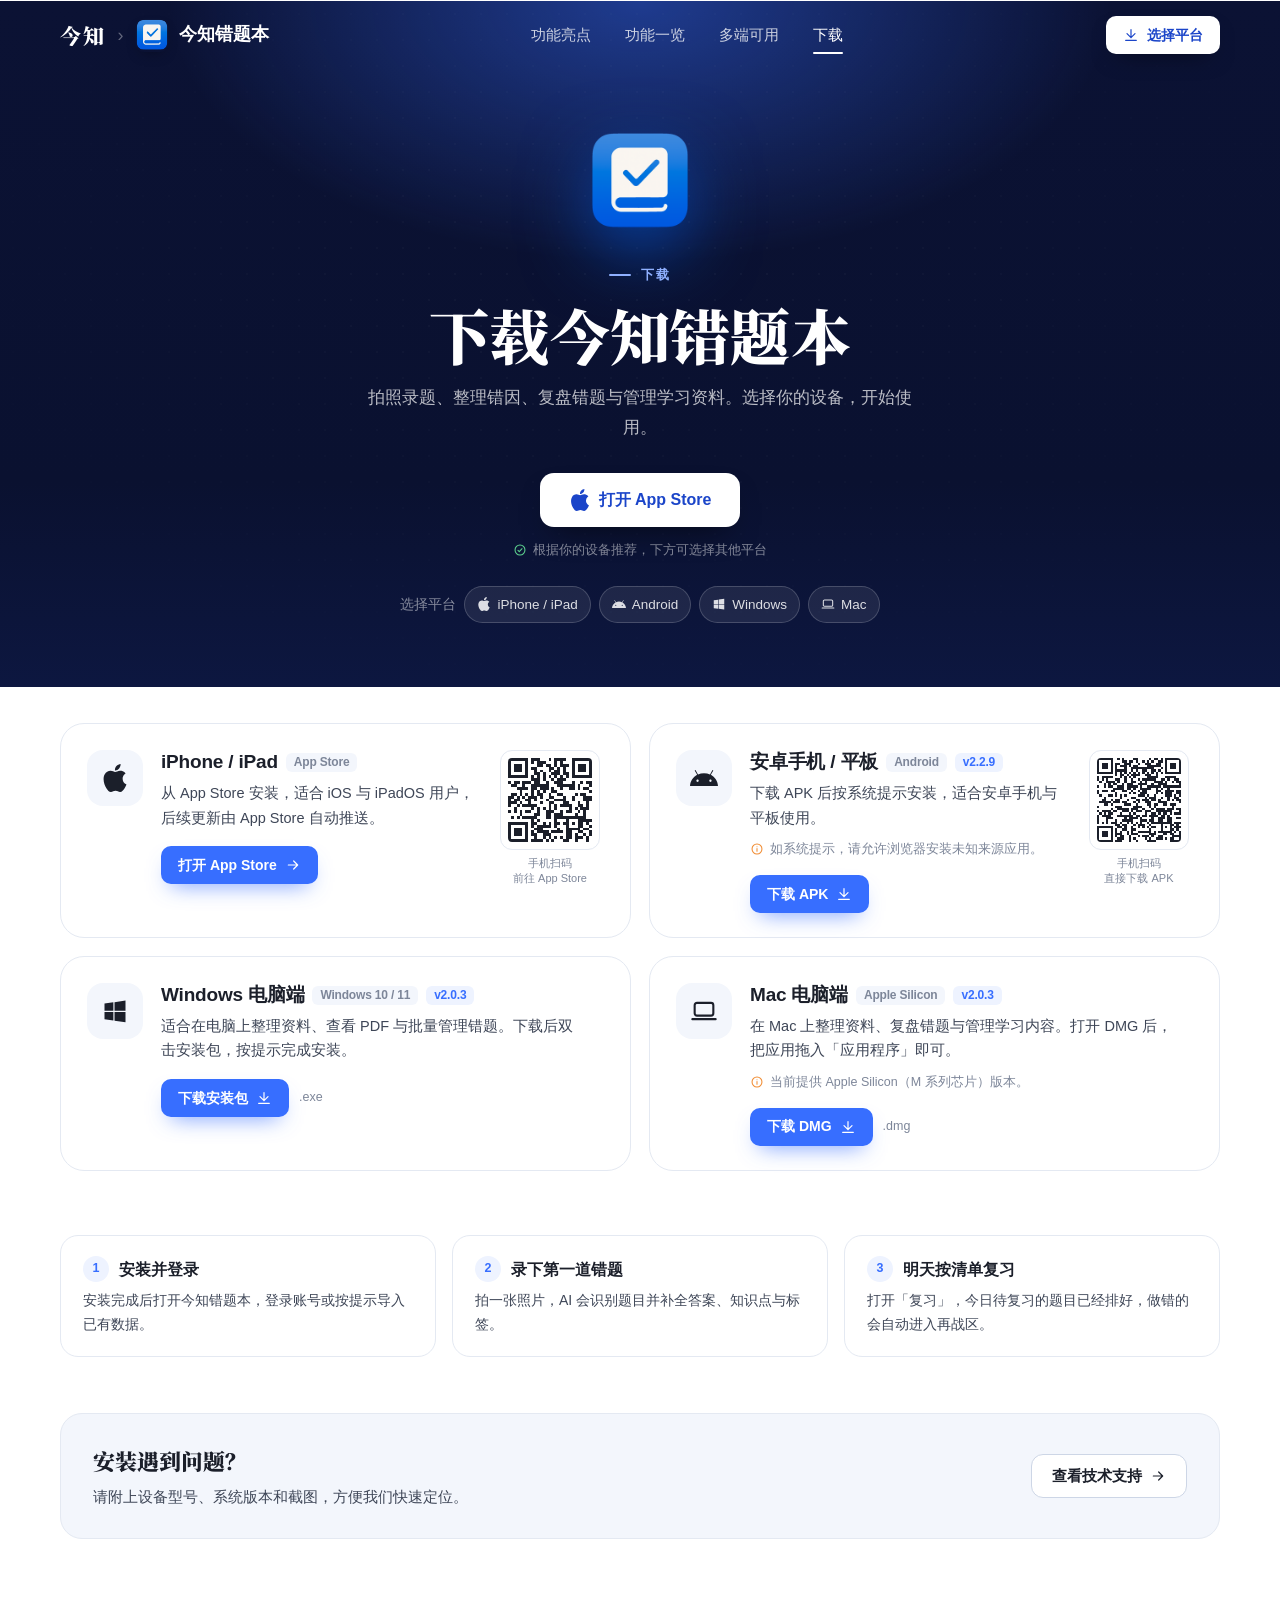
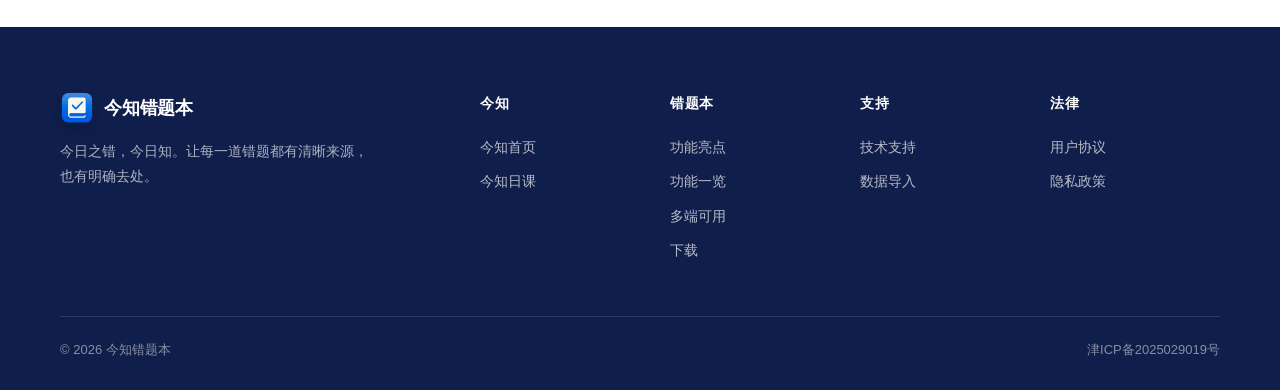
<file: Website/correction/download/index.html>
<!DOCTYPE html>
<html lang="zh-CN">
<head>
<meta charset="utf-8">
<meta name="viewport" content="width=device-width, initial-scale=1">
<title>下载今知错题本</title>
<meta name="description" content="下载今知错题本：iPhone / iPad 通过 App Store 安装，Android 下载 APK，Windows 与 Mac 下载桌面安装包。">
<meta name="theme-color" content="#0A1130">
<link rel="icon" href="../../assets/icon-correction.png">
<link rel="stylesheet" href="../../assets/fonts.css">
<link rel="stylesheet" href="../../assets/style.css">
<style>
.dl-hero{position:relative;margin-top:-70px;padding:126px 0 64px;text-align:center;overflow:hidden;color:#fff;background:radial-gradient(760px 420px at 50% 0%,rgba(55,110,255,.45),transparent 62%),linear-gradient(180deg,#0B1234,#0A1130 70%,#0D1740)}
.dl-hero::before{content:"";position:absolute;inset:0;background-image:radial-gradient(rgba(255,255,255,.07) 1px,transparent 1px);background-size:26px 26px;opacity:.5;-webkit-mask-image:radial-gradient(60% 70% at 50% 40%,#000,transparent);mask-image:radial-gradient(60% 70% at 50% 40%,#000,transparent);pointer-events:none}
.dl-hero > .container{position:relative}
.dl-hero > .container > *{animation:rise .9s cubic-bezier(.2,.7,.2,1) both}
.dl-hero > .container > :nth-child(2){animation-delay:.1s}
.dl-hero > .container > :nth-child(3){animation-delay:.18s}
.dl-hero > .container > :nth-child(4){animation-delay:.26s}
.dl-hero > .container > :nth-child(5){animation-delay:.34s}
.dl-hero > .container > :nth-child(6){animation-delay:.42s}
@keyframes rise{from{opacity:0;transform:translateY(24px)}to{opacity:1;transform:none}}
.dl-icon{width:108px;height:108px;margin:0 auto 22px;filter:drop-shadow(0 24px 34px rgba(3,88,216,.6))}
.dl-hero .kicker{color:var(--blue-on-dark)}
.dl-hero .kicker::before{background:var(--blue-on-dark)}
.dl-hero h1{font-size:clamp(36px,5vw,60px);line-height:1.15;margin:14px 0 14px;text-wrap:balance}
.dl-hero .lead{font-size:17px;color:var(--on-dark-2);max-width:560px;margin:0 auto}
.dl-primary{margin-top:30px;display:flex;flex-direction:column;align-items:center;gap:12px}
.dl-primary .btn--primary{background:#fff;color:var(--blue-ink);box-shadow:0 14px 30px -14px rgba(0,0,0,.6)}
.dl-primary .btn--primary:hover{background:#EEF3FF}
.dl-detect{font-size:13px;color:var(--on-dark-3);display:inline-flex;align-items:center;gap:6px}
.dl-detect .i{width:14px;height:14px;color:#5ED38F}
.dl-jump{margin-top:24px;display:flex;justify-content:center;align-items:center;gap:8px;flex-wrap:wrap;font-size:13.5px;color:var(--on-dark-3)}
.dl-jump a{display:inline-flex;align-items:center;gap:6px;padding:6px 12px;border-radius:999px;border:1px solid rgba(255,255,255,.18);background:rgba(255,255,255,.08);color:rgba(255,255,255,.85);font-weight:500;transition:border-color .15s,color .15s,background .15s}
.dl-jump a .i{width:14px;height:14px}
.dl-jump a:hover{border-color:rgba(255,255,255,.5);color:#fff;background:rgba(255,255,255,.14)}
.dl-list{padding:36px 0 56px}
.dl-grid{display:grid;grid-template-columns:1fr 1fr;gap:18px}
.dl-card{position:relative;background:var(--surface);border:1px solid var(--line);border-radius:24px;padding:26px 26px 24px;display:grid;grid-template-columns:56px 1fr auto;gap:18px;align-items:start;scroll-margin-top:96px;transition:box-shadow .2s,border-color .2s}
.dl-card:hover{box-shadow:var(--shadow);border-color:var(--blue-200)}
.dl-card.is-mine{border-color:var(--blue);box-shadow:0 0 0 4px var(--blue-50)}
.dl-card .pic{width:56px;height:56px;border-radius:16px;background:var(--ground);display:grid;place-items:center;color:var(--ink)}
.dl-card .pic svg{width:28px;height:28px}
.dl-card h3{font-size:19px;font-weight:800;letter-spacing:-.01em;display:flex;align-items:center;gap:8px;flex-wrap:wrap;line-height:1.3}
.dl-card .tag{font-size:12px;font-weight:600;color:var(--muted);background:var(--ground);border-radius:6px;padding:2px 8px;white-space:nowrap}
.dl-card .tag--v{color:var(--blue);background:var(--blue-50)}
.mine-badge{display:none;font-size:11.5px;color:#fff;background:var(--blue);border-radius:999px;padding:2px 9px;font-weight:600;white-space:nowrap}
.dl-card.is-mine .mine-badge{display:inline-flex}
.dl-card p{color:var(--ink-2);font-size:14.5px;margin-top:6px;line-height:1.7}
.dl-card .note{margin-top:10px;font-size:12.5px;color:var(--muted);display:flex;gap:6px;align-items:flex-start;line-height:1.5}
.dl-card .note .i{width:14px;height:14px;margin-top:2px;color:var(--orange)}
.dl-card .act{margin-top:16px;display:flex;gap:10px;flex-wrap:wrap;align-items:center}
.dl-card .size{font-size:12.5px;color:var(--muted)}
.dl-card .qr{width:108px;display:flex;flex-direction:column;align-items:center;gap:6px;text-align:center}
.dl-card .qr svg{width:100px;height:100px;padding:7px;background:#fff;border:1px solid var(--line);border-radius:12px}
.dl-card .qr small{font-size:11px;color:var(--muted);line-height:1.35}
.dl-help{padding:0 0 88px}
.dl-help__inner{background:var(--ground);border:1px solid var(--line);border-radius:22px;padding:28px 32px;display:flex;align-items:center;justify-content:space-between;gap:20px;flex-wrap:wrap}
.dl-help h2{font-size:22px;letter-spacing:0}
.dl-help p{color:var(--ink-2);font-size:14.5px;margin-top:4px}
.dl-steps{padding:8px 0 56px}
.dl-steps__grid{display:grid;grid-template-columns:repeat(3,1fr);gap:16px}
.dl-step{border:1px solid var(--line);border-radius:18px;padding:20px 22px;background:var(--surface)}
.dl-step b{display:flex;align-items:center;gap:10px;font-size:15.5px;font-weight:700;margin-bottom:6px}
.dl-step b i{width:26px;height:26px;border-radius:50%;background:var(--blue-50);color:var(--blue);display:grid;place-items:center;font-style:normal;font-size:12.5px;font-weight:700}
.dl-step p{font-size:14px;color:var(--ink-2);line-height:1.7}
@media (max-width:900px){
  .dl-grid{grid-template-columns:1fr}
  .dl-steps__grid{grid-template-columns:1fr}
  .dl-card{grid-template-columns:48px 1fr;padding:22px 20px}
  .dl-card .pic{width:48px;height:48px}
  .dl-card .qr{grid-column:2;flex-direction:row;width:auto;text-align:left;justify-self:start}
}
</style>
</head>
<body>
<svg width="0" height="0" style="position:absolute" aria-hidden="true">
  <defs>
    <symbol id="i-menu" viewBox="0 0 24 24"><path d="M4 7h16M4 12h16M4 17h16"/></symbol>
    <symbol id="i-arrow" viewBox="0 0 24 24"><path d="M5 12h14M13 6l6 6-6 6"/></symbol>
    <symbol id="i-down" viewBox="0 0 24 24"><path d="M12 4v12M6 10l6 6 6-6"/><path d="M4 20h16"/></symbol>
    <symbol id="i-check-c" viewBox="0 0 24 24"><circle cx="12" cy="12" r="8.5"/><path d="M8.5 12.5l2.3 2.3 4.7-5"/></symbol>
    <symbol id="i-info" viewBox="0 0 24 24"><circle cx="12" cy="12" r="8.5"/><path d="M12 11v5M12 8h.01"/></symbol>
    <symbol id="i-phone" viewBox="0 0 24 24"><rect x="7" y="2.5" width="10" height="19" rx="2.5"/><path d="M11 18h2"/></symbol>
    <symbol id="i-laptop" viewBox="0 0 24 24"><rect x="4" y="5" width="16" height="11" rx="2"/><path d="M2 19h20"/></symbol>
    <symbol id="i-apple" viewBox="0 0 24 24"><path fill="currentColor" stroke="none" d="M12.152 6.896c-.948 0-2.415-1.078-3.96-1.04-2.04.027-3.91 1.183-4.961 3.014-2.117 3.675-.546 9.103 1.519 12.09 1.013 1.454 2.208 3.09 3.792 3.039 1.52-.065 2.09-.987 3.935-.987 1.831 0 2.35.987 3.96.948 1.637-.026 2.676-1.48 3.676-2.948 1.156-1.688 1.636-3.325 1.662-3.415-.039-.013-3.182-1.221-3.22-4.857-.026-3.04 2.48-4.494 2.597-4.559-1.429-2.09-3.623-2.324-4.39-2.376-2-.156-3.675 1.09-4.61 1.09zM15.53 3.83c.843-1.012 1.4-2.427 1.245-3.83-1.207.052-2.662.805-3.532 1.818-.78.896-1.454 2.338-1.273 3.714 1.338.104 2.715-.688 3.559-1.701"/></symbol>
    <symbol id="i-android" viewBox="0 0 24 24"><path fill="currentColor" stroke="none" d="M17.523 15.3414c-.5511 0-.9993-.4486-.9993-.9997s.4483-.9993.9993-.9993c.5511 0 .9993.4483.9993.9993.0001.5511-.4482.9997-.9993.9997m-11.046 0c-.5511 0-.9993-.4486-.9993-.9997s.4482-.9993.9993-.9993c.5511 0 .9993.4483.9993.9993 0 .5511-.4483.9997-.9993.9997m11.4045-6.02l1.9973-3.4592a.416.416 0 00-.1521-.5676.416.416 0 00-.5676.1521l-2.0223 3.503C15.5902 8.2439 13.8533 7.8508 12 7.8508s-3.5902.3931-5.1367 1.0989L4.841 5.4467a.4161.4161 0 00-.5677-.1521.4157.4157 0 00-.1521.5676l1.9973 3.4592C2.6889 11.1867.3432 14.6589 0 18.761h24c-.3435-4.1021-2.6892-7.5743-6.1185-9.4396"/></symbol>
    <symbol id="i-windows" viewBox="0 0 24 24"><path fill="currentColor" stroke="none" d="M3 5.6l7.6-1.05v7.3H3zM11.6 4.4L21 3.1v8.75h-9.4zM3 12.85h7.6v7.3L3 19.1zM11.6 12.85H21v8.75l-9.4-1.3z"/></symbol>
  </defs>
</svg>

<header class="nav nav--dark" id="nav">
  <div class="container nav__inner">
    <div class="nav__crumb"><a class="brandmark" href="../../" aria-label="今知 首页">今知</a><span class="nav__sep">›</span><a class="brand" href="../"><img class="brand__icon" src="../../assets/icon-correction.png" alt=""><span>今知错题本</span></a></div>
    <nav class="nav__links" id="navLinks" aria-label="主导航">
      <a href="../#features">功能亮点</a>
      <a href="../#overview">功能一览</a>
      <a href="../#platforms">多端可用</a>
      <a href="./" class="on">下载</a>
    </nav>
    <div class="nav__cta">
      <a class="btn btn--primary btn--sm" href="#downloads"><svg class="i i--s"><use href="#i-down"/></svg><span>选择平台</span></a>
      <button class="nav__toggle" id="navToggle" aria-label="打开菜单" aria-expanded="false" aria-controls="navLinks"><svg class="i"><use href="#i-menu"/></svg></button>
    </div>
  </div>
</header>

<main>
<section class="dl-hero">
  <div class="container">
    <img class="dl-icon" src="../../assets/icon-correction.png" alt="今知错题本图标">
    <span class="kicker">下载</span>
    <h1>下载今知错题本</h1>
    <p class="lead">拍照录题、整理错因、复盘错题与管理学习资料。选择你的设备，开始使用。</p>
    <div class="dl-primary">
      <a class="btn btn--primary btn--lg" id="autoBtn" href="https://apps.apple.com/cn/app/id6747738523" target="_blank" rel="noopener"><svg class="i"><use href="#i-apple"/></svg><span id="autoLabel">打开 App Store</span></a>
      <span class="dl-detect" id="autoNote"><svg class="i"><use href="#i-check-c"/></svg>根据你的设备推荐，下方可选择其他平台</span>
    </div>
    <div class="dl-jump" id="downloads">
      <span>选择平台</span>
      <a href="#ios"><svg class="i"><use href="#i-apple"/></svg>iPhone / iPad</a>
      <a href="#android"><svg class="i"><use href="#i-android"/></svg>Android</a>
      <a href="#windows"><svg class="i"><use href="#i-windows"/></svg>Windows</a>
      <a href="#mac"><svg class="i"><use href="#i-laptop"/></svg>Mac</a>
    </div>
  </div>
</section>

<section class="dl-list">
  <div class="container dl-grid">
    <article class="dl-card" id="ios" data-platform="ios">
      <span class="pic"><svg class="i"><use href="#i-apple"/></svg></span>
      <div>
        <h3>iPhone / iPad <span class="tag">App Store</span><span class="mine-badge">你的设备</span></h3>
        <p>从 App Store 安装，适合 iOS 与 iPadOS 用户，后续更新由 App Store 自动推送。</p>
        <div class="act"><a class="btn btn--primary btn--sm" href="https://apps.apple.com/cn/app/id6747738523" target="_blank" rel="noopener">打开 App Store<svg class="i i--s"><use href="#i-arrow"/></svg></a></div>
      </div>
      <div class="qr"><svg role="img" aria-label="App Store 下载二维码" xmlns="http://www.w3.org/2000/svg" viewBox="0 0 29 29" shape-rendering="crispEdges"><path stroke="#1B1F2A" d="M0 0.5h7m1 0h3m3 0h1m1 0h4m2 0h7M0 1.5h1m5 0h1m1 0h1m1 0h3m3 0h1m1 0h1m3 0h1m5 0h1M0 2.5h1m1 0h3m1 0h1m3 0h2m1 0h2m1 0h1m1 0h3m1 0h1m1 0h3m1 0h1M0 3.5h1m1 0h3m1 0h1m1 0h2m4 0h2m1 0h1m1 0h1m2 0h1m1 0h3m1 0h1M0 4.5h1m1 0h3m1 0h1m2 0h1m1 0h1m2 0h1m1 0h2m1 0h1m2 0h1m1 0h3m1 0h1M0 5.5h1m5 0h1m2 0h2m1 0h1m2 0h3m1 0h2m1 0h1m5 0h1M0 6.5h7m1 0h1m1 0h1m1 0h1m1 0h1m1 0h1m1 0h1m1 0h1m1 0h7M8 7.5h3m1 0h1m2 0h1m1 0h3M0 8.5h1m1 0h2m1 0h3m1 0h2m2 0h1m2 0h3m3 0h1m2 0h1m1 0h2M1 9.5h2m2 0h1m2 0h6m3 0h6m1 0h1m3 0h1M3 10.5h4m1 0h2m1 0h3m1 0h1m2 0h1m2 0h2m1 0h1m1 0h2M4 11.5h1m3 0h1m1 0h1m1 0h1m2 0h2m11 0h1M1 12.5h2m1 0h1m1 0h1m1 0h1m1 0h2m2 0h1m2 0h2m4 0h1m1 0h2M0 13.5h2m1 0h1m1 0h1m1 0h3m1 0h1m2 0h2m3 0h1m2 0h1m3 0h3M0 14.5h1m1 0h2m2 0h2m1 0h1m3 0h1m2 0h4m2 0h1m3 0h3M0 15.5h3m1 0h1m2 0h1m3 0h1m2 0h2m3 0h2m3 0h1m2 0h1M0 16.5h1m2 0h1m1 0h5m4 0h1m1 0h1m1 0h4m2 0h2m1 0h1M2 17.5h1m5 0h1m1 0h1m1 0h1m1 0h1m1 0h1m4 0h1m1 0h1m1 0h3M0 18.5h1m1 0h1m1 0h1m1 0h2m2 0h1m2 0h3m2 0h1m1 0h2m2 0h1m1 0h1M4 19.5h1m4 0h2m2 0h2m1 0h3m4 0h1m2 0h1M1 20.5h1m1 0h1m1 0h5m3 0h2m1 0h11M8 21.5h1m1 0h1m5 0h1m3 0h1m3 0h5M0 22.5h7m1 0h2m2 0h1m1 0h1m1 0h2m1 0h2m1 0h1m1 0h2m1 0h1M0 23.5h1m5 0h1m1 0h1m1 0h5m1 0h1m3 0h1m3 0h2m2 0h1M0 24.5h1m1 0h3m1 0h1m2 0h3m5 0h1m2 0h5m1 0h2M0 25.5h1m1 0h3m1 0h1m1 0h1m1 0h4m1 0h4m1 0h2m2 0h2m2 0h1M0 26.5h1m1 0h3m1 0h1m1 0h2m2 0h3m5 0h2m1 0h1m2 0h1m1 0h1M0 27.5h1m5 0h1m2 0h1m2 0h1m1 0h1m1 0h1m1 0h1m1 0h2m1 0h3m1 0h1M0 28.5h7m1 0h4m1 0h1m1 0h1m3 0h2m2 0h1m3 0h1"/></svg><small>手机扫码<br>前往 App Store</small></div>
    </article>

    <article class="dl-card" id="android" data-platform="android">
      <span class="pic"><svg class="i"><use href="#i-android"/></svg></span>
      <div>
        <h3>安卓手机 / 平板 <span class="tag">Android</span><span class="tag tag--v num">v2.2.9</span><span class="mine-badge">你的设备</span></h3>
        <p>下载 APK 后按系统提示安装，适合安卓手机与平板使用。</p>
        <div class="note"><svg class="i"><use href="#i-info"/></svg><span>如系统提示，请允许浏览器安装未知来源应用。</span></div>
        <div class="act"><a class="btn btn--primary btn--sm" href="https://qiniu.jinzhi.fun/public/androidinstaller/app-release-2.2.9.apk">下载 APK<svg class="i i--s"><use href="#i-down"/></svg></a></div>
      </div>
      <div class="qr"><svg role="img" aria-label="Android APK 下载二维码" xmlns="http://www.w3.org/2000/svg" viewBox="0 0 37 37" shape-rendering="crispEdges"><path stroke="#1B1F2A" d="M0 0.5h7m2 0h1m1 0h1m4 0h2m5 0h1m1 0h2m1 0h1m1 0h7M0 1.5h1m5 0h1m4 0h2m1 0h2m1 0h1m2 0h1m1 0h1m1 0h1m2 0h2m1 0h1m5 0h1M0 2.5h1m1 0h3m1 0h1m1 0h2m2 0h3m3 0h1m2 0h3m2 0h2m2 0h1m1 0h3m1 0h1M0 3.5h1m1 0h3m1 0h1m1 0h1m1 0h3m1 0h1m1 0h2m4 0h6m2 0h1m1 0h3m1 0h1M0 4.5h1m1 0h3m1 0h1m1 0h1m3 0h1m2 0h10m3 0h1m1 0h1m1 0h3m1 0h1M0 5.5h1m5 0h1m1 0h5m2 0h1m1 0h1m2 0h2m2 0h2m1 0h1m2 0h1m5 0h1M0 6.5h7m1 0h1m1 0h1m1 0h1m1 0h1m1 0h1m1 0h1m1 0h1m1 0h1m1 0h1m1 0h1m1 0h1m1 0h7M8 7.5h1m1 0h2m1 0h1m1 0h4m2 0h3m2 0h1M0 8.5h1m1 0h5m3 0h1m1 0h1m1 0h1m1 0h1m5 0h5m3 0h5M0 9.5h1m1 0h1m1 0h1m3 0h2m2 0h1m2 0h1m2 0h1m1 0h6m2 0h2m1 0h1m2 0h2M1 10.5h1m2 0h4m1 0h1m2 0h1m2 0h2m2 0h1m1 0h1m3 0h4m1 0h1m2 0h1m1 0h2M3 11.5h1m1 0h1m1 0h2m2 0h1m1 0h3m2 0h4m2 0h1m2 0h4m5 0h1M0 12.5h1m2 0h1m1 0h2m2 0h3m1 0h5m1 0h1m2 0h6m1 0h8M7 13.5h5m1 0h2m1 0h1m2 0h5m2 0h1m1 0h1m2 0h1M0 14.5h1m1 0h3m1 0h2m3 0h2m2 0h1m2 0h1m1 0h2m4 0h2m2 0h4m1 0h2M0 15.5h1m7 0h1m5 0h1m1 0h1m2 0h3m4 0h1m1 0h1m1 0h3m2 0h2M1 16.5h1m3 0h2m1 0h1m1 0h1m1 0h1m5 0h3m1 0h1m2 0h1m4 0h3m1 0h1m1 0h1M3 17.5h1m6 0h1m4 0h2m4 0h1m1 0h3m2 0h1m2 0h1m2 0h2M2 18.5h2m2 0h1m1 0h2m3 0h1m3 0h2m1 0h3m1 0h2m1 0h1m3 0h1m1 0h1m1 0h2M1 19.5h5m1 0h3m1 0h2m3 0h1m1 0h1m2 0h3m3 0h4m5 0h1M3 20.5h2m1 0h1m5 0h3m2 0h1m4 0h2m1 0h2m2 0h2m1 0h3M0 21.5h1m7 0h3m5 0h4m3 0h1m1 0h1m7 0h1M6 22.5h1m2 0h5m1 0h3m2 0h1m3 0h1m1 0h4m1 0h3m1 0h2M0 23.5h1m1 0h4m1 0h2m2 0h3m1 0h1m1 0h3m1 0h3m2 0h7m3 0h1M1 24.5h1m1 0h1m1 0h2m3 0h1m3 0h1m1 0h1m4 0h1m2 0h2m1 0h1m1 0h2m1 0h1m1 0h3M0 25.5h1m1 0h4m3 0h7m1 0h2m1 0h2m1 0h4m1 0h2m1 0h1M0 26.5h1m3 0h3m5 0h1m1 0h4m1 0h1m4 0h1m2 0h3m1 0h2m2 0h2M0 27.5h1m3 0h1m3 0h1m2 0h5m3 0h3m1 0h2m2 0h2m2 0h2M0 28.5h1m1 0h1m1 0h1m1 0h3m1 0h1m2 0h1m1 0h1m1 0h1m1 0h1m2 0h1m1 0h9m1 0h3M8 29.5h2m1 0h2m3 0h1m1 0h3m2 0h1m4 0h1m3 0h2m1 0h1M0 30.5h7m2 0h2m1 0h1m2 0h1m2 0h1m1 0h1m1 0h1m1 0h2m2 0h1m1 0h1m1 0h1m1 0h3M0 31.5h1m5 0h1m1 0h1m2 0h2m2 0h2m6 0h1m4 0h1m3 0h2m1 0h1M0 32.5h1m1 0h3m1 0h1m1 0h1m1 0h1m2 0h1m1 0h1m2 0h6m1 0h1m1 0h6m1 0h1m1 0h1M0 33.5h1m1 0h3m1 0h1m1 0h3m2 0h1m1 0h3m5 0h3m3 0h2m1 0h2m2 0h1M0 34.5h1m1 0h3m1 0h1m1 0h1m1 0h2m2 0h1m3 0h1m1 0h3m1 0h1m2 0h2m4 0h4M0 35.5h1m5 0h1m2 0h3m2 0h1m1 0h1m4 0h1m1 0h1m2 0h3m1 0h1m1 0h2m2 0h1M0 36.5h7m1 0h3m3 0h1m2 0h1m4 0h4m6 0h5"/></svg><small>手机扫码<br>直接下载 APK</small></div>
    </article>

    <article class="dl-card" id="windows" data-platform="windows">
      <span class="pic"><svg class="i"><use href="#i-windows"/></svg></span>
      <div>
        <h3>Windows 电脑端 <span class="tag">Windows 10 / 11</span><span class="tag tag--v num">v2.0.3</span><span class="mine-badge">你的设备</span></h3>
        <p>适合在电脑上整理资料、查看 PDF 与批量管理错题。下载后双击安装包，按提示完成安装。</p>
        <div class="act"><a class="btn btn--primary btn--sm" href="https://qiniu.jinzhi.fun/public/wininstaller/%E4%BB%8A%E7%9F%A5%E9%94%99%E9%A2%98%E6%9C%AC%20Setup%202.0.3.exe">下载安装包<svg class="i i--s"><use href="#i-down"/></svg></a><span class="size">.exe</span></div>
      </div>
    </article>

    <article class="dl-card" id="mac" data-platform="mac">
      <span class="pic"><svg class="i"><use href="#i-laptop"/></svg></span>
      <div>
        <h3>Mac 电脑端 <span class="tag">Apple Silicon</span><span class="tag tag--v num">v2.0.3</span><span class="mine-badge">你的设备</span></h3>
        <p>在 Mac 上整理资料、复盘错题与管理学习内容。打开 DMG 后，把应用拖入「应用程序」即可。</p>
        <div class="note"><svg class="i"><use href="#i-info"/></svg><span>当前提供 Apple Silicon（M 系列芯片）版本。</span></div>
        <div class="act"><a class="btn btn--primary btn--sm" href="https://qiniu.jinzhi.fun/public/macosinstaller/%E4%BB%8A%E7%9F%A5%E9%94%99%E9%A2%98%E6%9C%AC-2.0.3%282%29-arm64.dmg">下载 DMG<svg class="i i--s"><use href="#i-down"/></svg></a><span class="size">.dmg</span></div>
      </div>
    </article>
  </div>
</section>

<section class="dl-steps">
  <div class="container">
    <div class="dl-steps__grid">
      <div class="dl-step"><b><i>1</i>安装并登录</b><p>安装完成后打开今知错题本，登录账号或按提示导入已有数据。</p></div>
      <div class="dl-step"><b><i>2</i>录下第一道错题</b><p>拍一张照片，AI 会识别题目并补全答案、知识点与标签。</p></div>
      <div class="dl-step"><b><i>3</i>明天按清单复习</b><p>打开「复习」，今日待复习的题目已经排好，做错的会自动进入再战区。</p></div>
    </div>
  </div>
</section>

<section class="dl-help">
  <div class="container">
    <div class="dl-help__inner">
      <div><h2>安装遇到问题？</h2><p>请附上设备型号、系统版本和截图，方便我们快速定位。</p></div>
      <a class="btn btn--ghost" href="https://www.jinzhi.fun/correction/support" target="_blank" rel="noopener">查看技术支持<svg class="i i--s"><use href="#i-arrow"/></svg></a>
    </div>
  </div>
</section>
</main>

<footer class="footer">
  <div class="container footer__inner">
    <div class="footer__brand">
      <a class="brand" href="../"><img class="brand__icon" src="../../assets/icon-correction.png" alt=""><span>今知错题本</span></a>
      <p>今日之错，今日知。让每一道错题都有清晰来源，也有明确去处。</p>
    </div>
    <div class="footer__col"><h4>今知</h4><a href="../../">今知首页</a><a href="../../dailycourse/">今知日课</a></div>
    <div class="footer__col"><h4>错题本</h4><a href="../#features">功能亮点</a><a href="../#overview">功能一览</a><a href="../#platforms">多端可用</a><a href="./">下载</a></div>
    <div class="footer__col"><h4>支持</h4><a href="https://www.jinzhi.fun/correction/support" target="_blank" rel="noopener">技术支持</a><a href="https://www.jinzhi.fun/correction/import" target="_blank" rel="noopener">数据导入</a></div>
    <div class="footer__col"><h4>法律</h4><a href="https://www.jinzhi.fun/correction/terms" target="_blank" rel="noopener">用户协议</a><a href="https://www.jinzhi.fun/correction/privacy" target="_blank" rel="noopener">隐私政策</a></div>
  </div>
  <div class="container footer__bottom"><span>© <span id="year">2026</span> 今知错题本</span><a href="https://beian.miit.gov.cn/" target="_blank" rel="noopener">津ICP备2025029019号</a></div>
</footer>

<script>
(function(){
  var nav=document.getElementById('nav');
  var onScroll=function(){nav.classList.toggle('scrolled',window.scrollY>8)};
  onScroll();window.addEventListener('scroll',onScroll,{passive:true});
  var toggle=document.getElementById('navToggle');
  toggle.addEventListener('click',function(){var open=nav.classList.toggle('open');toggle.setAttribute('aria-expanded',open?'true':'false')});
  nav.querySelectorAll('.nav__links a').forEach(function(a){a.addEventListener('click',function(){nav.classList.remove('open')})});
  document.getElementById('year').textContent=new Date().getFullYear();
  var hero=document.querySelector('.dl-hero');
  function navTone(){nav.classList.toggle('nav--dark',window.scrollY<hero.offsetHeight-70&&!nav.classList.contains('open'))}
  navTone();window.addEventListener('scroll',navTone,{passive:true});window.addEventListener('resize',navTone);toggle.addEventListener('click',navTone);

  /* 按设备推荐下载方式 */
  var links={
    ios:{href:'https://apps.apple.com/cn/app/id6747738523',label:'打开 App Store',note:'检测到 iPhone / iPad，推荐从 App Store 安装',icon:'#i-apple',blank:true},
    android:{href:'https://qiniu.jinzhi.fun/public/androidinstaller/app-release-2.2.9.apk',label:'下载 Android APK（v2.2.9）',note:'检测到 Android 设备，下载后按提示安装',icon:'#i-android'},
    windows:{href:'https://qiniu.jinzhi.fun/public/wininstaller/%E4%BB%8A%E7%9F%A5%E9%94%99%E9%A2%98%E6%9C%AC%20Setup%202.0.3.exe',label:'下载 Windows 安装包（v2.0.3）',note:'检测到 Windows 电脑',icon:'#i-windows'},
    mac:{href:'https://qiniu.jinzhi.fun/public/macosinstaller/%E4%BB%8A%E7%9F%A5%E9%94%99%E9%A2%98%E6%9C%AC-2.0.3%282%29-arm64.dmg',label:'下载 macOS 版本（v2.0.3）',note:'检测到 Mac 电脑，提供 Apple Silicon 版本',icon:'#i-laptop'}
  };
  var ua=navigator.userAgent||'';
  var plat=(navigator.userAgentData&&navigator.userAgentData.platform)||navigator.platform||'';
  var key='';
  if(/Android/i.test(ua)) key='android';
  else if(/iPhone|iPad|iPod/i.test(ua)||(/Mac/i.test(plat)&&navigator.maxTouchPoints>1)) key='ios';
  else if(/Win/i.test(plat)||/Windows/i.test(ua)) key='windows';
  else if(/Mac/i.test(plat)||/Macintosh/i.test(ua)) key='mac';
  if(key&&links[key]){
    var L=links[key],btn=document.getElementById('autoBtn');
    btn.href=L.href; if(L.blank){btn.target='_blank';btn.rel='noopener'} else {btn.removeAttribute('target')}
    document.getElementById('autoLabel').textContent=L.label;
    btn.querySelector('use').setAttribute('href',L.icon);
    document.getElementById('autoNote').lastChild.textContent=L.note+'，下方可选择其他平台';
    var card=document.querySelector('.dl-card[data-platform="'+key+'"]'); if(card) card.classList.add('is-mine');
  }
})();
</script>
</body>
</html>
</file>
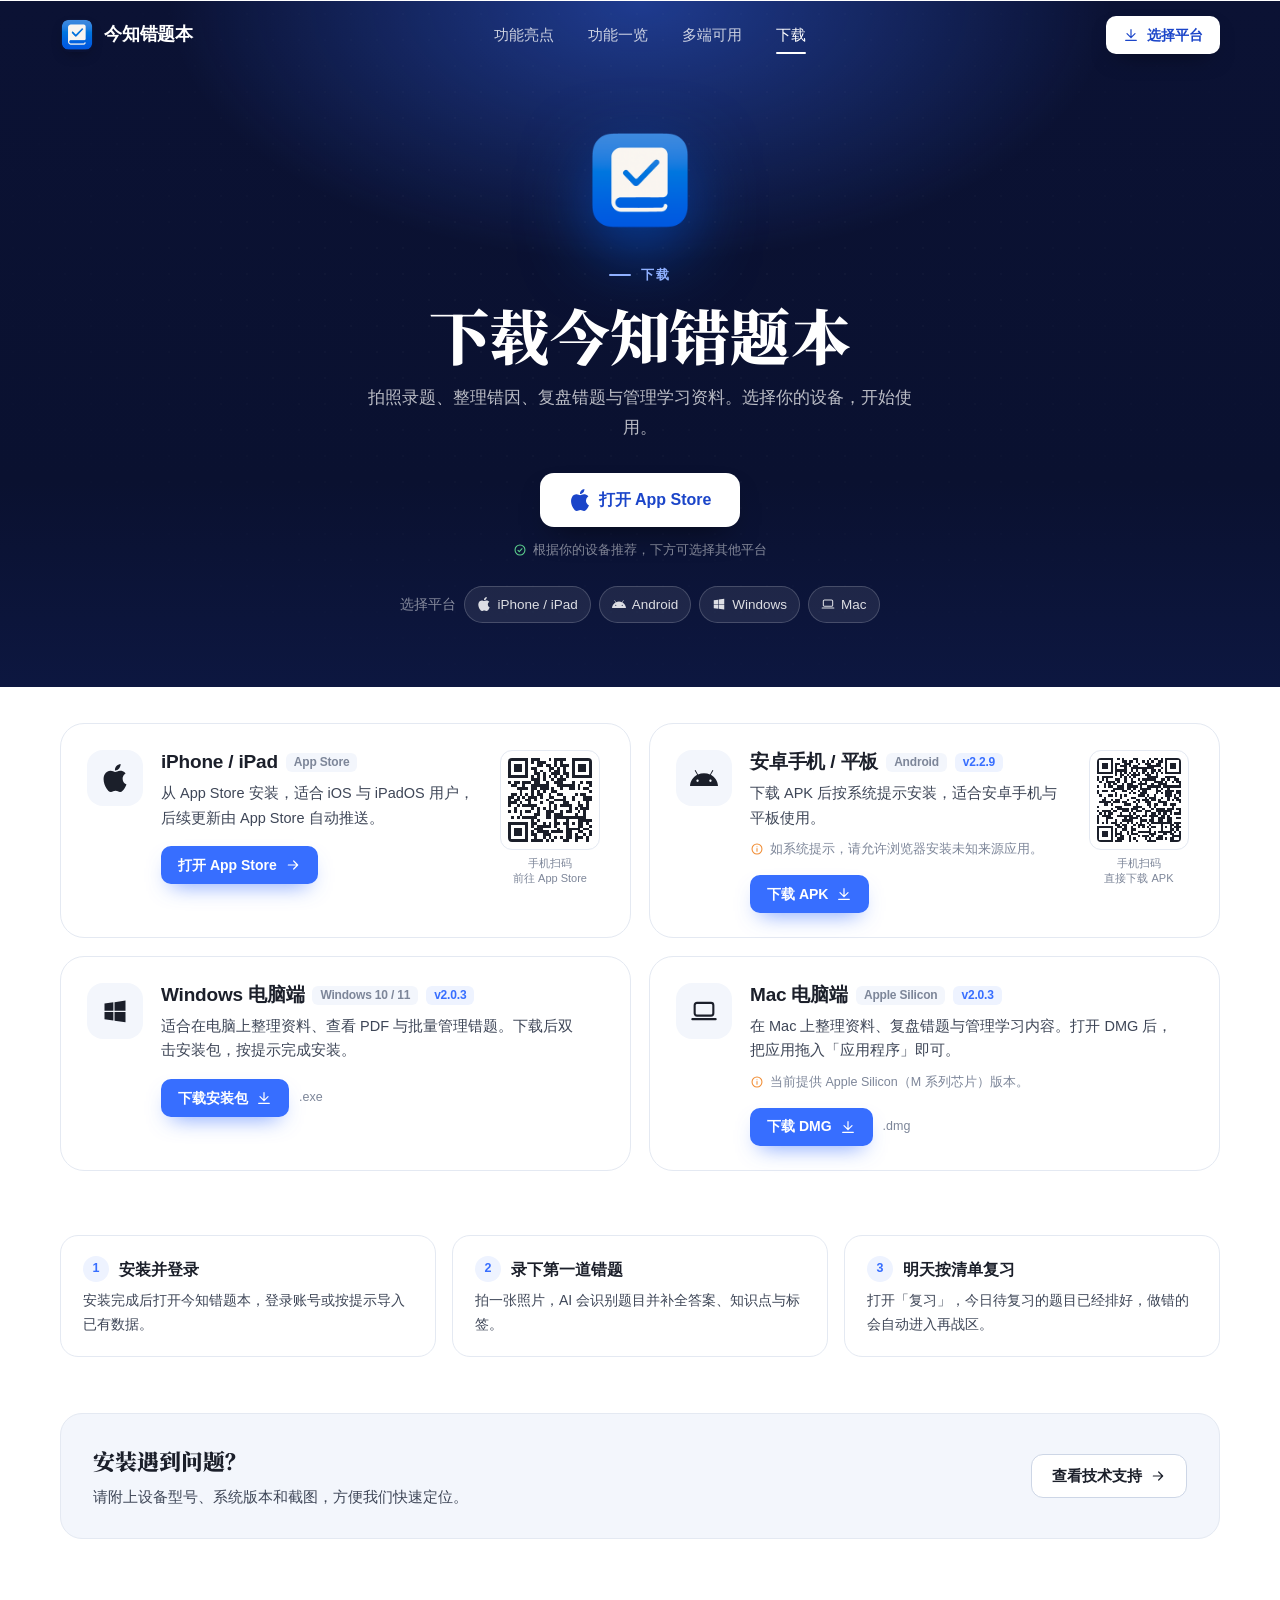
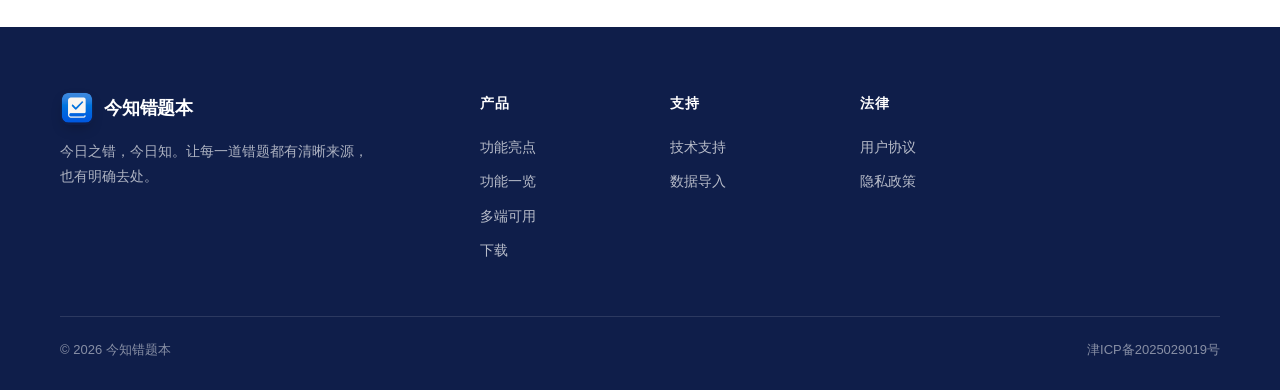
<file: Website/download.html>
<!DOCTYPE html>
<html lang="zh-CN">
<head>
<meta charset="utf-8">
<meta name="viewport" content="width=device-width, initial-scale=1">
<title>下载今知错题本</title>
<meta name="description" content="下载今知错题本：iPhone / iPad 通过 App Store 安装，Android 下载 APK，Windows 与 Mac 下载桌面安装包。">
<meta name="theme-color" content="#0A1130">
<link rel="icon" href="assets/icon.png">
<link rel="stylesheet" href="assets/fonts.css">
<link rel="stylesheet" href="assets/style.css">
<style>
.dl-hero{position:relative;margin-top:-70px;padding:126px 0 64px;text-align:center;overflow:hidden;color:#fff;background:radial-gradient(760px 420px at 50% 0%,rgba(55,110,255,.45),transparent 62%),linear-gradient(180deg,#0B1234,#0A1130 70%,#0D1740)}
.dl-hero::before{content:"";position:absolute;inset:0;background-image:radial-gradient(rgba(255,255,255,.07) 1px,transparent 1px);background-size:26px 26px;opacity:.5;-webkit-mask-image:radial-gradient(60% 70% at 50% 40%,#000,transparent);mask-image:radial-gradient(60% 70% at 50% 40%,#000,transparent);pointer-events:none}
.dl-hero > .container{position:relative}
.dl-hero > .container > *{animation:rise .9s cubic-bezier(.2,.7,.2,1) both}
.dl-hero > .container > :nth-child(2){animation-delay:.1s}
.dl-hero > .container > :nth-child(3){animation-delay:.18s}
.dl-hero > .container > :nth-child(4){animation-delay:.26s}
.dl-hero > .container > :nth-child(5){animation-delay:.34s}
.dl-hero > .container > :nth-child(6){animation-delay:.42s}
@keyframes rise{from{opacity:0;transform:translateY(24px)}to{opacity:1;transform:none}}
.dl-icon{width:108px;height:108px;margin:0 auto 22px;filter:drop-shadow(0 24px 34px rgba(3,88,216,.6))}
.dl-hero .kicker{color:var(--blue-on-dark)}
.dl-hero .kicker::before{background:var(--blue-on-dark)}
.dl-hero h1{font-size:clamp(36px,5vw,60px);line-height:1.15;margin:14px 0 14px;text-wrap:balance}
.dl-hero .lead{font-size:17px;color:var(--on-dark-2);max-width:560px;margin:0 auto}
.dl-primary{margin-top:30px;display:flex;flex-direction:column;align-items:center;gap:12px}
.dl-primary .btn--primary{background:#fff;color:var(--blue-ink);box-shadow:0 14px 30px -14px rgba(0,0,0,.6)}
.dl-primary .btn--primary:hover{background:#EEF3FF}
.dl-detect{font-size:13px;color:var(--on-dark-3);display:inline-flex;align-items:center;gap:6px}
.dl-detect .i{width:14px;height:14px;color:#5ED38F}
.dl-jump{margin-top:24px;display:flex;justify-content:center;align-items:center;gap:8px;flex-wrap:wrap;font-size:13.5px;color:var(--on-dark-3)}
.dl-jump a{display:inline-flex;align-items:center;gap:6px;padding:6px 12px;border-radius:999px;border:1px solid rgba(255,255,255,.18);background:rgba(255,255,255,.08);color:rgba(255,255,255,.85);font-weight:500;transition:border-color .15s,color .15s,background .15s}
.dl-jump a .i{width:14px;height:14px}
.dl-jump a:hover{border-color:rgba(255,255,255,.5);color:#fff;background:rgba(255,255,255,.14)}
.dl-list{padding:36px 0 56px}
.dl-grid{display:grid;grid-template-columns:1fr 1fr;gap:18px}
.dl-card{position:relative;background:var(--surface);border:1px solid var(--line);border-radius:24px;padding:26px 26px 24px;display:grid;grid-template-columns:56px 1fr auto;gap:18px;align-items:start;scroll-margin-top:96px;transition:box-shadow .2s,border-color .2s}
.dl-card:hover{box-shadow:var(--shadow);border-color:var(--blue-200)}
.dl-card.is-mine{border-color:var(--blue);box-shadow:0 0 0 4px var(--blue-50)}
.dl-card .pic{width:56px;height:56px;border-radius:16px;background:var(--ground);display:grid;place-items:center;color:var(--ink)}
.dl-card .pic svg{width:28px;height:28px}
.dl-card h3{font-size:19px;font-weight:800;letter-spacing:-.01em;display:flex;align-items:center;gap:8px;flex-wrap:wrap;line-height:1.3}
.dl-card .tag{font-size:12px;font-weight:600;color:var(--muted);background:var(--ground);border-radius:6px;padding:2px 8px;white-space:nowrap}
.dl-card .tag--v{color:var(--blue);background:var(--blue-50)}
.mine-badge{display:none;font-size:11.5px;color:#fff;background:var(--blue);border-radius:999px;padding:2px 9px;font-weight:600;white-space:nowrap}
.dl-card.is-mine .mine-badge{display:inline-flex}
.dl-card p{color:var(--ink-2);font-size:14.5px;margin-top:6px;line-height:1.7}
.dl-card .note{margin-top:10px;font-size:12.5px;color:var(--muted);display:flex;gap:6px;align-items:flex-start;line-height:1.5}
.dl-card .note .i{width:14px;height:14px;margin-top:2px;color:var(--orange)}
.dl-card .act{margin-top:16px;display:flex;gap:10px;flex-wrap:wrap;align-items:center}
.dl-card .size{font-size:12.5px;color:var(--muted)}
.dl-card .qr{width:108px;display:flex;flex-direction:column;align-items:center;gap:6px;text-align:center}
.dl-card .qr svg{width:100px;height:100px;padding:7px;background:#fff;border:1px solid var(--line);border-radius:12px}
.dl-card .qr small{font-size:11px;color:var(--muted);line-height:1.35}
.dl-help{padding:0 0 88px}
.dl-help__inner{background:var(--ground);border:1px solid var(--line);border-radius:22px;padding:28px 32px;display:flex;align-items:center;justify-content:space-between;gap:20px;flex-wrap:wrap}
.dl-help h2{font-size:22px;letter-spacing:0}
.dl-help p{color:var(--ink-2);font-size:14.5px;margin-top:4px}
.dl-steps{padding:8px 0 56px}
.dl-steps__grid{display:grid;grid-template-columns:repeat(3,1fr);gap:16px}
.dl-step{border:1px solid var(--line);border-radius:18px;padding:20px 22px;background:var(--surface)}
.dl-step b{display:flex;align-items:center;gap:10px;font-size:15.5px;font-weight:700;margin-bottom:6px}
.dl-step b i{width:26px;height:26px;border-radius:50%;background:var(--blue-50);color:var(--blue);display:grid;place-items:center;font-style:normal;font-size:12.5px;font-weight:700}
.dl-step p{font-size:14px;color:var(--ink-2);line-height:1.7}
@media (max-width:900px){
  .dl-grid{grid-template-columns:1fr}
  .dl-steps__grid{grid-template-columns:1fr}
  .dl-card{grid-template-columns:48px 1fr;padding:22px 20px}
  .dl-card .pic{width:48px;height:48px}
  .dl-card .qr{grid-column:2;flex-direction:row;width:auto;text-align:left;justify-self:start}
}
</style>
</head>
<body>
<svg width="0" height="0" style="position:absolute" aria-hidden="true">
  <defs>
    <symbol id="i-menu" viewBox="0 0 24 24"><path d="M4 7h16M4 12h16M4 17h16"/></symbol>
    <symbol id="i-arrow" viewBox="0 0 24 24"><path d="M5 12h14M13 6l6 6-6 6"/></symbol>
    <symbol id="i-down" viewBox="0 0 24 24"><path d="M12 4v12M6 10l6 6 6-6"/><path d="M4 20h16"/></symbol>
    <symbol id="i-check-c" viewBox="0 0 24 24"><circle cx="12" cy="12" r="8.5"/><path d="M8.5 12.5l2.3 2.3 4.7-5"/></symbol>
    <symbol id="i-info" viewBox="0 0 24 24"><circle cx="12" cy="12" r="8.5"/><path d="M12 11v5M12 8h.01"/></symbol>
    <symbol id="i-phone" viewBox="0 0 24 24"><rect x="7" y="2.5" width="10" height="19" rx="2.5"/><path d="M11 18h2"/></symbol>
    <symbol id="i-laptop" viewBox="0 0 24 24"><rect x="4" y="5" width="16" height="11" rx="2"/><path d="M2 19h20"/></symbol>
    <symbol id="i-apple" viewBox="0 0 24 24"><path fill="currentColor" stroke="none" d="M12.152 6.896c-.948 0-2.415-1.078-3.96-1.04-2.04.027-3.91 1.183-4.961 3.014-2.117 3.675-.546 9.103 1.519 12.09 1.013 1.454 2.208 3.09 3.792 3.039 1.52-.065 2.09-.987 3.935-.987 1.831 0 2.35.987 3.96.948 1.637-.026 2.676-1.48 3.676-2.948 1.156-1.688 1.636-3.325 1.662-3.415-.039-.013-3.182-1.221-3.22-4.857-.026-3.04 2.48-4.494 2.597-4.559-1.429-2.09-3.623-2.324-4.39-2.376-2-.156-3.675 1.09-4.61 1.09zM15.53 3.83c.843-1.012 1.4-2.427 1.245-3.83-1.207.052-2.662.805-3.532 1.818-.78.896-1.454 2.338-1.273 3.714 1.338.104 2.715-.688 3.559-1.701"/></symbol>
    <symbol id="i-android" viewBox="0 0 24 24"><path fill="currentColor" stroke="none" d="M17.523 15.3414c-.5511 0-.9993-.4486-.9993-.9997s.4483-.9993.9993-.9993c.5511 0 .9993.4483.9993.9993.0001.5511-.4482.9997-.9993.9997m-11.046 0c-.5511 0-.9993-.4486-.9993-.9997s.4482-.9993.9993-.9993c.5511 0 .9993.4483.9993.9993 0 .5511-.4483.9997-.9993.9997m11.4045-6.02l1.9973-3.4592a.416.416 0 00-.1521-.5676.416.416 0 00-.5676.1521l-2.0223 3.503C15.5902 8.2439 13.8533 7.8508 12 7.8508s-3.5902.3931-5.1367 1.0989L4.841 5.4467a.4161.4161 0 00-.5677-.1521.4157.4157 0 00-.1521.5676l1.9973 3.4592C2.6889 11.1867.3432 14.6589 0 18.761h24c-.3435-4.1021-2.6892-7.5743-6.1185-9.4396"/></symbol>
    <symbol id="i-windows" viewBox="0 0 24 24"><path fill="currentColor" stroke="none" d="M3 5.6l7.6-1.05v7.3H3zM11.6 4.4L21 3.1v8.75h-9.4zM3 12.85h7.6v7.3L3 19.1zM11.6 12.85H21v8.75l-9.4-1.3z"/></symbol>
  </defs>
</svg>

<header class="nav nav--dark" id="nav">
  <div class="container nav__inner">
    <a class="brand" href="index.html" aria-label="今知错题本 首页"><img class="brand__icon" src="assets/icon.png" alt=""><span>今知错题本</span></a>
    <nav class="nav__links" id="navLinks" aria-label="主导航">
      <a href="index.html#features">功能亮点</a>
      <a href="index.html#overview">功能一览</a>
      <a href="index.html#platforms">多端可用</a>
      <a href="download.html" class="on">下载</a>
    </nav>
    <div class="nav__cta">
      <a class="btn btn--primary btn--sm" href="#downloads"><svg class="i i--s"><use href="#i-down"/></svg><span>选择平台</span></a>
      <button class="nav__toggle" id="navToggle" aria-label="打开菜单" aria-expanded="false" aria-controls="navLinks"><svg class="i"><use href="#i-menu"/></svg></button>
    </div>
  </div>
</header>

<main>
<section class="dl-hero">
  <div class="container">
    <img class="dl-icon" src="assets/icon.png" alt="今知错题本图标">
    <span class="kicker">下载</span>
    <h1>下载今知错题本</h1>
    <p class="lead">拍照录题、整理错因、复盘错题与管理学习资料。选择你的设备，开始使用。</p>
    <div class="dl-primary">
      <a class="btn btn--primary btn--lg" id="autoBtn" href="https://apps.apple.com/cn/app/id6747738523" target="_blank" rel="noopener"><svg class="i"><use href="#i-apple"/></svg><span id="autoLabel">打开 App Store</span></a>
      <span class="dl-detect" id="autoNote"><svg class="i"><use href="#i-check-c"/></svg>根据你的设备推荐，下方可选择其他平台</span>
    </div>
    <div class="dl-jump" id="downloads">
      <span>选择平台</span>
      <a href="#ios"><svg class="i"><use href="#i-apple"/></svg>iPhone / iPad</a>
      <a href="#android"><svg class="i"><use href="#i-android"/></svg>Android</a>
      <a href="#windows"><svg class="i"><use href="#i-windows"/></svg>Windows</a>
      <a href="#mac"><svg class="i"><use href="#i-laptop"/></svg>Mac</a>
    </div>
  </div>
</section>

<section class="dl-list">
  <div class="container dl-grid">
    <article class="dl-card" id="ios" data-platform="ios">
      <span class="pic"><svg class="i"><use href="#i-apple"/></svg></span>
      <div>
        <h3>iPhone / iPad <span class="tag">App Store</span><span class="mine-badge">你的设备</span></h3>
        <p>从 App Store 安装，适合 iOS 与 iPadOS 用户，后续更新由 App Store 自动推送。</p>
        <div class="act"><a class="btn btn--primary btn--sm" href="https://apps.apple.com/cn/app/id6747738523" target="_blank" rel="noopener">打开 App Store<svg class="i i--s"><use href="#i-arrow"/></svg></a></div>
      </div>
      <div class="qr"><svg role="img" aria-label="App Store 下载二维码" xmlns="http://www.w3.org/2000/svg" viewBox="0 0 29 29" shape-rendering="crispEdges"><path stroke="#1B1F2A" d="M0 0.5h7m1 0h3m3 0h1m1 0h4m2 0h7M0 1.5h1m5 0h1m1 0h1m1 0h3m3 0h1m1 0h1m3 0h1m5 0h1M0 2.5h1m1 0h3m1 0h1m3 0h2m1 0h2m1 0h1m1 0h3m1 0h1m1 0h3m1 0h1M0 3.5h1m1 0h3m1 0h1m1 0h2m4 0h2m1 0h1m1 0h1m2 0h1m1 0h3m1 0h1M0 4.5h1m1 0h3m1 0h1m2 0h1m1 0h1m2 0h1m1 0h2m1 0h1m2 0h1m1 0h3m1 0h1M0 5.5h1m5 0h1m2 0h2m1 0h1m2 0h3m1 0h2m1 0h1m5 0h1M0 6.5h7m1 0h1m1 0h1m1 0h1m1 0h1m1 0h1m1 0h1m1 0h1m1 0h7M8 7.5h3m1 0h1m2 0h1m1 0h3M0 8.5h1m1 0h2m1 0h3m1 0h2m2 0h1m2 0h3m3 0h1m2 0h1m1 0h2M1 9.5h2m2 0h1m2 0h6m3 0h6m1 0h1m3 0h1M3 10.5h4m1 0h2m1 0h3m1 0h1m2 0h1m2 0h2m1 0h1m1 0h2M4 11.5h1m3 0h1m1 0h1m1 0h1m2 0h2m11 0h1M1 12.5h2m1 0h1m1 0h1m1 0h1m1 0h2m2 0h1m2 0h2m4 0h1m1 0h2M0 13.5h2m1 0h1m1 0h1m1 0h3m1 0h1m2 0h2m3 0h1m2 0h1m3 0h3M0 14.5h1m1 0h2m2 0h2m1 0h1m3 0h1m2 0h4m2 0h1m3 0h3M0 15.5h3m1 0h1m2 0h1m3 0h1m2 0h2m3 0h2m3 0h1m2 0h1M0 16.5h1m2 0h1m1 0h5m4 0h1m1 0h1m1 0h4m2 0h2m1 0h1M2 17.5h1m5 0h1m1 0h1m1 0h1m1 0h1m1 0h1m4 0h1m1 0h1m1 0h3M0 18.5h1m1 0h1m1 0h1m1 0h2m2 0h1m2 0h3m2 0h1m1 0h2m2 0h1m1 0h1M4 19.5h1m4 0h2m2 0h2m1 0h3m4 0h1m2 0h1M1 20.5h1m1 0h1m1 0h5m3 0h2m1 0h11M8 21.5h1m1 0h1m5 0h1m3 0h1m3 0h5M0 22.5h7m1 0h2m2 0h1m1 0h1m1 0h2m1 0h2m1 0h1m1 0h2m1 0h1M0 23.5h1m5 0h1m1 0h1m1 0h5m1 0h1m3 0h1m3 0h2m2 0h1M0 24.5h1m1 0h3m1 0h1m2 0h3m5 0h1m2 0h5m1 0h2M0 25.5h1m1 0h3m1 0h1m1 0h1m1 0h4m1 0h4m1 0h2m2 0h2m2 0h1M0 26.5h1m1 0h3m1 0h1m1 0h2m2 0h3m5 0h2m1 0h1m2 0h1m1 0h1M0 27.5h1m5 0h1m2 0h1m2 0h1m1 0h1m1 0h1m1 0h1m1 0h2m1 0h3m1 0h1M0 28.5h7m1 0h4m1 0h1m1 0h1m3 0h2m2 0h1m3 0h1"/></svg><small>手机扫码<br>前往 App Store</small></div>
    </article>

    <article class="dl-card" id="android" data-platform="android">
      <span class="pic"><svg class="i"><use href="#i-android"/></svg></span>
      <div>
        <h3>安卓手机 / 平板 <span class="tag">Android</span><span class="tag tag--v num">v2.2.9</span><span class="mine-badge">你的设备</span></h3>
        <p>下载 APK 后按系统提示安装，适合安卓手机与平板使用。</p>
        <div class="note"><svg class="i"><use href="#i-info"/></svg><span>如系统提示，请允许浏览器安装未知来源应用。</span></div>
        <div class="act"><a class="btn btn--primary btn--sm" href="https://qiniu.jinzhi.fun/public/androidinstaller/app-release-2.2.9.apk">下载 APK<svg class="i i--s"><use href="#i-down"/></svg></a></div>
      </div>
      <div class="qr"><svg role="img" aria-label="Android APK 下载二维码" xmlns="http://www.w3.org/2000/svg" viewBox="0 0 37 37" shape-rendering="crispEdges"><path stroke="#1B1F2A" d="M0 0.5h7m2 0h1m1 0h1m4 0h2m5 0h1m1 0h2m1 0h1m1 0h7M0 1.5h1m5 0h1m4 0h2m1 0h2m1 0h1m2 0h1m1 0h1m1 0h1m2 0h2m1 0h1m5 0h1M0 2.5h1m1 0h3m1 0h1m1 0h2m2 0h3m3 0h1m2 0h3m2 0h2m2 0h1m1 0h3m1 0h1M0 3.5h1m1 0h3m1 0h1m1 0h1m1 0h3m1 0h1m1 0h2m4 0h6m2 0h1m1 0h3m1 0h1M0 4.5h1m1 0h3m1 0h1m1 0h1m3 0h1m2 0h10m3 0h1m1 0h1m1 0h3m1 0h1M0 5.5h1m5 0h1m1 0h5m2 0h1m1 0h1m2 0h2m2 0h2m1 0h1m2 0h1m5 0h1M0 6.5h7m1 0h1m1 0h1m1 0h1m1 0h1m1 0h1m1 0h1m1 0h1m1 0h1m1 0h1m1 0h1m1 0h1m1 0h7M8 7.5h1m1 0h2m1 0h1m1 0h4m2 0h3m2 0h1M0 8.5h1m1 0h5m3 0h1m1 0h1m1 0h1m1 0h1m5 0h5m3 0h5M0 9.5h1m1 0h1m1 0h1m3 0h2m2 0h1m2 0h1m2 0h1m1 0h6m2 0h2m1 0h1m2 0h2M1 10.5h1m2 0h4m1 0h1m2 0h1m2 0h2m2 0h1m1 0h1m3 0h4m1 0h1m2 0h1m1 0h2M3 11.5h1m1 0h1m1 0h2m2 0h1m1 0h3m2 0h4m2 0h1m2 0h4m5 0h1M0 12.5h1m2 0h1m1 0h2m2 0h3m1 0h5m1 0h1m2 0h6m1 0h8M7 13.5h5m1 0h2m1 0h1m2 0h5m2 0h1m1 0h1m2 0h1M0 14.5h1m1 0h3m1 0h2m3 0h2m2 0h1m2 0h1m1 0h2m4 0h2m2 0h4m1 0h2M0 15.5h1m7 0h1m5 0h1m1 0h1m2 0h3m4 0h1m1 0h1m1 0h3m2 0h2M1 16.5h1m3 0h2m1 0h1m1 0h1m1 0h1m5 0h3m1 0h1m2 0h1m4 0h3m1 0h1m1 0h1M3 17.5h1m6 0h1m4 0h2m4 0h1m1 0h3m2 0h1m2 0h1m2 0h2M2 18.5h2m2 0h1m1 0h2m3 0h1m3 0h2m1 0h3m1 0h2m1 0h1m3 0h1m1 0h1m1 0h2M1 19.5h5m1 0h3m1 0h2m3 0h1m1 0h1m2 0h3m3 0h4m5 0h1M3 20.5h2m1 0h1m5 0h3m2 0h1m4 0h2m1 0h2m2 0h2m1 0h3M0 21.5h1m7 0h3m5 0h4m3 0h1m1 0h1m7 0h1M6 22.5h1m2 0h5m1 0h3m2 0h1m3 0h1m1 0h4m1 0h3m1 0h2M0 23.5h1m1 0h4m1 0h2m2 0h3m1 0h1m1 0h3m1 0h3m2 0h7m3 0h1M1 24.5h1m1 0h1m1 0h2m3 0h1m3 0h1m1 0h1m4 0h1m2 0h2m1 0h1m1 0h2m1 0h1m1 0h3M0 25.5h1m1 0h4m3 0h7m1 0h2m1 0h2m1 0h4m1 0h2m1 0h1M0 26.5h1m3 0h3m5 0h1m1 0h4m1 0h1m4 0h1m2 0h3m1 0h2m2 0h2M0 27.5h1m3 0h1m3 0h1m2 0h5m3 0h3m1 0h2m2 0h2m2 0h2M0 28.5h1m1 0h1m1 0h1m1 0h3m1 0h1m2 0h1m1 0h1m1 0h1m1 0h1m2 0h1m1 0h9m1 0h3M8 29.5h2m1 0h2m3 0h1m1 0h3m2 0h1m4 0h1m3 0h2m1 0h1M0 30.5h7m2 0h2m1 0h1m2 0h1m2 0h1m1 0h1m1 0h1m1 0h2m2 0h1m1 0h1m1 0h1m1 0h3M0 31.5h1m5 0h1m1 0h1m2 0h2m2 0h2m6 0h1m4 0h1m3 0h2m1 0h1M0 32.5h1m1 0h3m1 0h1m1 0h1m1 0h1m2 0h1m1 0h1m2 0h6m1 0h1m1 0h6m1 0h1m1 0h1M0 33.5h1m1 0h3m1 0h1m1 0h3m2 0h1m1 0h3m5 0h3m3 0h2m1 0h2m2 0h1M0 34.5h1m1 0h3m1 0h1m1 0h1m1 0h2m2 0h1m3 0h1m1 0h3m1 0h1m2 0h2m4 0h4M0 35.5h1m5 0h1m2 0h3m2 0h1m1 0h1m4 0h1m1 0h1m2 0h3m1 0h1m1 0h2m2 0h1M0 36.5h7m1 0h3m3 0h1m2 0h1m4 0h4m6 0h5"/></svg><small>手机扫码<br>直接下载 APK</small></div>
    </article>

    <article class="dl-card" id="windows" data-platform="windows">
      <span class="pic"><svg class="i"><use href="#i-windows"/></svg></span>
      <div>
        <h3>Windows 电脑端 <span class="tag">Windows 10 / 11</span><span class="tag tag--v num">v2.0.3</span><span class="mine-badge">你的设备</span></h3>
        <p>适合在电脑上整理资料、查看 PDF 与批量管理错题。下载后双击安装包，按提示完成安装。</p>
        <div class="act"><a class="btn btn--primary btn--sm" href="https://qiniu.jinzhi.fun/public/wininstaller/%E4%BB%8A%E7%9F%A5%E9%94%99%E9%A2%98%E6%9C%AC%20Setup%202.0.3.exe">下载安装包<svg class="i i--s"><use href="#i-down"/></svg></a><span class="size">.exe</span></div>
      </div>
    </article>

    <article class="dl-card" id="mac" data-platform="mac">
      <span class="pic"><svg class="i"><use href="#i-laptop"/></svg></span>
      <div>
        <h3>Mac 电脑端 <span class="tag">Apple Silicon</span><span class="tag tag--v num">v2.0.3</span><span class="mine-badge">你的设备</span></h3>
        <p>在 Mac 上整理资料、复盘错题与管理学习内容。打开 DMG 后，把应用拖入「应用程序」即可。</p>
        <div class="note"><svg class="i"><use href="#i-info"/></svg><span>当前提供 Apple Silicon（M 系列芯片）版本。</span></div>
        <div class="act"><a class="btn btn--primary btn--sm" href="https://qiniu.jinzhi.fun/public/macosinstaller/%E4%BB%8A%E7%9F%A5%E9%94%99%E9%A2%98%E6%9C%AC-2.0.3%282%29-arm64.dmg">下载 DMG<svg class="i i--s"><use href="#i-down"/></svg></a><span class="size">.dmg</span></div>
      </div>
    </article>
  </div>
</section>

<section class="dl-steps">
  <div class="container">
    <div class="dl-steps__grid">
      <div class="dl-step"><b><i>1</i>安装并登录</b><p>安装完成后打开今知错题本，登录账号或按提示导入已有数据。</p></div>
      <div class="dl-step"><b><i>2</i>录下第一道错题</b><p>拍一张照片，AI 会识别题目并补全答案、知识点与标签。</p></div>
      <div class="dl-step"><b><i>3</i>明天按清单复习</b><p>打开「复习」，今日待复习的题目已经排好，做错的会自动进入再战区。</p></div>
    </div>
  </div>
</section>

<section class="dl-help">
  <div class="container">
    <div class="dl-help__inner">
      <div><h2>安装遇到问题？</h2><p>请附上设备型号、系统版本和截图，方便我们快速定位。</p></div>
      <a class="btn btn--ghost" href="https://www.jinzhi.fun/correction/support" target="_blank" rel="noopener">查看技术支持<svg class="i i--s"><use href="#i-arrow"/></svg></a>
    </div>
  </div>
</section>
</main>

<footer class="footer">
  <div class="container footer__inner">
    <div class="footer__brand">
      <a class="brand" href="index.html"><img class="brand__icon" src="assets/icon.png" alt=""><span>今知错题本</span></a>
      <p>今日之错，今日知。让每一道错题都有清晰来源，也有明确去处。</p>
    </div>
    <div class="footer__col"><h4>产品</h4><a href="index.html#features">功能亮点</a><a href="index.html#overview">功能一览</a><a href="index.html#platforms">多端可用</a><a href="download.html">下载</a></div>
    <div class="footer__col"><h4>支持</h4><a href="https://www.jinzhi.fun/correction/support" target="_blank" rel="noopener">技术支持</a><a href="https://www.jinzhi.fun/correction/import" target="_blank" rel="noopener">数据导入</a></div>
    <div class="footer__col"><h4>法律</h4><a href="https://www.jinzhi.fun/correction/terms" target="_blank" rel="noopener">用户协议</a><a href="https://www.jinzhi.fun/correction/privacy" target="_blank" rel="noopener">隐私政策</a></div>
  </div>
  <div class="container footer__bottom"><span>© <span id="year">2026</span> 今知错题本</span><a href="https://beian.miit.gov.cn/" target="_blank" rel="noopener">津ICP备2025029019号</a></div>
</footer>

<script>
(function(){
  var nav=document.getElementById('nav');
  var onScroll=function(){nav.classList.toggle('scrolled',window.scrollY>8)};
  onScroll();window.addEventListener('scroll',onScroll,{passive:true});
  var toggle=document.getElementById('navToggle');
  toggle.addEventListener('click',function(){var open=nav.classList.toggle('open');toggle.setAttribute('aria-expanded',open?'true':'false')});
  nav.querySelectorAll('.nav__links a').forEach(function(a){a.addEventListener('click',function(){nav.classList.remove('open')})});
  document.getElementById('year').textContent=new Date().getFullYear();
  var hero=document.querySelector('.dl-hero');
  function navTone(){nav.classList.toggle('nav--dark',window.scrollY<hero.offsetHeight-70&&!nav.classList.contains('open'))}
  navTone();window.addEventListener('scroll',navTone,{passive:true});window.addEventListener('resize',navTone);toggle.addEventListener('click',navTone);

  /* 按设备推荐下载方式 */
  var links={
    ios:{href:'https://apps.apple.com/cn/app/id6747738523',label:'打开 App Store',note:'检测到 iPhone / iPad，推荐从 App Store 安装',icon:'#i-apple',blank:true},
    android:{href:'https://qiniu.jinzhi.fun/public/androidinstaller/app-release-2.2.9.apk',label:'下载 Android APK（v2.2.9）',note:'检测到 Android 设备，下载后按提示安装',icon:'#i-android'},
    windows:{href:'https://qiniu.jinzhi.fun/public/wininstaller/%E4%BB%8A%E7%9F%A5%E9%94%99%E9%A2%98%E6%9C%AC%20Setup%202.0.3.exe',label:'下载 Windows 安装包（v2.0.3）',note:'检测到 Windows 电脑',icon:'#i-windows'},
    mac:{href:'https://qiniu.jinzhi.fun/public/macosinstaller/%E4%BB%8A%E7%9F%A5%E9%94%99%E9%A2%98%E6%9C%AC-2.0.3%282%29-arm64.dmg',label:'下载 macOS 版本（v2.0.3）',note:'检测到 Mac 电脑，提供 Apple Silicon 版本',icon:'#i-laptop'}
  };
  var ua=navigator.userAgent||'';
  var plat=(navigator.userAgentData&&navigator.userAgentData.platform)||navigator.platform||'';
  var key='';
  if(/Android/i.test(ua)) key='android';
  else if(/iPhone|iPad|iPod/i.test(ua)||(/Mac/i.test(plat)&&navigator.maxTouchPoints>1)) key='ios';
  else if(/Win/i.test(plat)||/Windows/i.test(ua)) key='windows';
  else if(/Mac/i.test(plat)||/Macintosh/i.test(ua)) key='mac';
  if(key&&links[key]){
    var L=links[key],btn=document.getElementById('autoBtn');
    btn.href=L.href; if(L.blank){btn.target='_blank';btn.rel='noopener'} else {btn.removeAttribute('target')}
    document.getElementById('autoLabel').textContent=L.label;
    btn.querySelector('use').setAttribute('href',L.icon);
    document.getElementById('autoNote').lastChild.textContent=L.note+'，下方可选择其他平台';
    var card=document.querySelector('.dl-card[data-platform="'+key+'"]'); if(card) card.classList.add('is-mine');
  }
})();
</script>
</body>
</html>
</file>
<file: Website/assets/fonts.css>
/* 自动生成：node tools/subset-fonts.js —— 请勿手改。Noto Serif SC 与 Long Cang 均为 SIL OFL 1.1 */
@font-face{font-family:"Noto Serif SC Sub";font-weight:900;font-display:swap;src:url([data-uri]) format("woff2")}
@font-face{font-family:"Long Cang Sub";font-weight:400;font-display:swap;src:url([data-uri]) format("woff2")}
</file>
<file: Website/assets/style.css>
/* 今知错题本 官网 · 共享样式（index.html / download.html） */
:root{
  --blue:#376EFF;--blue-deep:#2158E8;--blue-ink:#1B45C9;--blue-50:#EEF3FF;--blue-100:#DCE6FF;--blue-200:#B9CBFF;
  --brand-grad:linear-gradient(180deg,#4F86D8 0%,#286ED8 55%,#0358D8 100%);
  --ground:#F3F6FC;--surface:#FFFFFF;--paper:#FCF9F1;--paper-2:#F3EEDF;
  --ink:#1B1F2A;--ink-2:#3E4657;--muted:#7D8699;--line:#E4E9F2;--line-2:#CDD6E6;
  --green:#259D56;--green-bg:#EAF7EE;--red:#E5484D;--red-bg:#FEF0EF;--orange:#F18C32;--orange-bg:#FFF6EF;--purple:#7649D8;--purple-bg:#F2ECFA;
  --pen:#E0393F;--pencil:#5F6F93;--navy:#0F1E4A;--navy-2:#16296A;
  --shadow-sm:0 1px 2px rgba(27,31,42,.05),0 1px 6px rgba(27,31,42,.04);
  --shadow:0 14px 34px -14px rgba(15,30,74,.22);
  --shadow-lg:0 36px 70px -28px rgba(15,30,74,.38);
  --font:-apple-system,BlinkMacSystemFont,"PingFang SC","Hiragino Sans GB","MiSans","HarmonyOS Sans SC","Microsoft YaHei","Noto Sans CJK SC","Noto Sans SC","Source Han Sans SC","Helvetica Neue",Arial,sans-serif;
  --serif:"Songti SC","STSong","Noto Serif CJK SC","Noto Serif SC","Source Han Serif SC","SimSun",Georgia,serif;
  --math:"Times New Roman","STIX Two Math","Cambria Math",Times,serif;
  --display:"Noto Serif SC Sub","Songti SC","STSong","Noto Serif CJK SC","Noto Serif SC","Source Han Serif SC","SimSun",Georgia,serif;
  --hand:"Long Cang Sub","Kaiti SC","STKaiti","KaiTi","AR PL UKai CN",cursive;
  --dc:#E0703A;--dc-deep:#C95F2C;--dc-ink:#292017;--dc-cream:#FCF0DA;--dc-cream-2:#FFF8EC;--dc-50:#FFF1E6;--dc-100:#FFE1CB;--dc-200:#FFC7A3;
  --dark:#0A1130;--dark-2:#111C4A;--on-dark:#FFFFFF;--on-dark-2:rgba(255,255,255,.72);--on-dark-3:rgba(255,255,255,.5);--blue-on-dark:#8FB0FF;--pen-on-dark:#FF6166;
  color-scheme:light;
}
*,*::before,*::after{box-sizing:border-box}
html{scroll-behavior:smooth;scroll-padding-top:84px;-webkit-text-size-adjust:100%}
body{margin:0;font-family:var(--font);font-size:16px;line-height:1.75;color:var(--ink);background:var(--surface);-webkit-font-smoothing:antialiased;overflow-x:hidden}
h1,h2,h3,h4,p,ul,ol,figure{margin:0}
ul,ol{padding:0;list-style:none}
a{color:inherit;text-decoration:none}
button{font:inherit;color:inherit;background:none;border:0;padding:0;cursor:pointer}
img,svg{display:block;max-width:100%}
sup,sub{font-size:.72em;line-height:0}
h1,h2{font-family:var(--display);font-weight:900;letter-spacing:.005em}
.hand{font-family:var(--hand);font-weight:400}
:focus-visible{outline:2px solid var(--blue);outline-offset:3px;border-radius:6px}
.i{width:22px;height:22px;flex:none;fill:none;stroke:currentColor;stroke-width:1.8;stroke-linecap:round;stroke-linejoin:round}
.i--s{width:16px;height:16px}
.i--xs{width:12px;height:12px;stroke-width:2}
.i--f{fill:currentColor;stroke:none}
.container{width:min(1160px,calc(100% - 48px));margin-inline:auto}
.num{font-variant-numeric:tabular-nums}

/* buttons */
.btn{display:inline-flex;align-items:center;justify-content:center;gap:8px;height:44px;padding:0 20px;border-radius:12px;font-weight:600;font-size:15px;border:1px solid transparent;white-space:nowrap;transition:transform .15s ease,box-shadow .15s ease,background .15s ease,border-color .15s ease,color .15s ease}
.btn:hover{transform:translateY(-1px)}
.btn--primary{background:var(--blue);color:#fff;box-shadow:0 10px 22px -10px rgba(55,110,255,.75);position:relative;overflow:hidden}
.btn--primary::after{content:"";position:absolute;top:-20%;left:-70%;width:45%;height:140%;background:linear-gradient(100deg,transparent,rgba(255,255,255,.38),transparent);transform:skewX(-20deg);transition:left .55s ease}
.btn--primary:hover::after{left:130%}
.btn--primary:hover{background:var(--blue-deep)}
.btn--ghost{background:var(--surface);border-color:var(--line-2);color:var(--ink)}
.btn--ghost:hover{border-color:var(--blue-200);background:var(--blue-50)}
.btn--white{background:#fff;color:var(--blue-ink);box-shadow:0 14px 30px -14px rgba(0,0,0,.5)}
.btn--white:hover{background:#F3F6FF}
.btn--outline{background:transparent;border-color:rgba(255,255,255,.4);color:#fff}
.btn--outline:hover{background:rgba(255,255,255,.1)}
.btn--sm{height:38px;padding:0 16px;font-size:14px;border-radius:10px}
.btn--lg{height:54px;padding:0 28px;font-size:16px;border-radius:14px}

/* type helpers */
.kicker{display:inline-flex;align-items:center;gap:10px;color:var(--blue);font-weight:700;font-size:13px;letter-spacing:.14em}
.kicker::before{content:"";width:22px;height:2px;background:var(--blue);border-radius:2px}
.sec-head{max-width:680px;margin-bottom:48px}
.sec-head h2{font-size:clamp(28px,3.6vw,42px);line-height:1.22;letter-spacing:-.02em;font-weight:800;margin:14px 0 14px;text-wrap:balance}
.sec-head p{color:var(--ink-2);font-size:17px;max-width:600px}
.chip{display:inline-flex;align-items:center;gap:4px;padding:2px 8px;border-radius:7px;background:#EEF1F7;color:var(--ink-2);font-size:11px;font-weight:500;line-height:1.5;white-space:nowrap}
.chip .i{width:12px;height:12px}
.chip--blue{background:var(--blue-50);color:var(--blue)}
.chip--green{background:var(--green-bg);color:var(--green)}
.chip--red{background:var(--red-bg);color:var(--red)}
.chip--orange{background:var(--orange-bg);color:var(--orange)}
.chip--purple{background:var(--purple-bg);color:var(--purple)}
.chip--sm{padding:1px 6px;font-size:10.5px}
.chips{display:flex;flex-wrap:wrap;gap:6px;align-items:center}
.pen{fill:none;stroke:var(--pen);stroke-width:3;stroke-linecap:round;stroke-linejoin:round}

/* reveal on scroll (below the fold only) */
.reveal{opacity:0;transform:translateY(22px);transition:opacity .75s cubic-bezier(.2,.7,.2,1),transform .75s cubic-bezier(.2,.7,.2,1)}
.reveal.in,html.no-io .reveal{opacity:1;transform:none}
.reveal[data-d="1"]{transition-delay:.08s}
.reveal[data-d="2"]{transition-delay:.16s}
.reveal[data-d="3"]{transition-delay:.24s}
.reveal[data-d="4"]{transition-delay:.32s}

/* nav */
.nav{position:sticky;top:0;z-index:60;background:rgba(255,255,255,.86);-webkit-backdrop-filter:saturate(180%) blur(14px);backdrop-filter:saturate(180%) blur(14px);border-bottom:1px solid transparent;transition:border-color .2s,box-shadow .2s}
.nav.scrolled{border-color:var(--line);box-shadow:0 6px 24px -18px rgba(15,30,74,.25)}
.nav__inner{display:flex;align-items:center;justify-content:space-between;height:70px;gap:24px}
.brand{display:flex;align-items:center;gap:10px;font-weight:800;font-size:18px;letter-spacing:-.01em}
.brand__icon{width:34px;height:34px;border-radius:9px;box-shadow:0 6px 14px -6px rgba(0,0,0,.35)}
.brandmark{font-family:var(--display);font-weight:900;font-size:21px;letter-spacing:.08em;line-height:1;display:inline-flex;align-items:center;gap:8px}
.nav__crumb{display:flex;align-items:center;gap:12px;min-width:0}
.nav__sep{color:var(--muted);opacity:.6;font-size:18px;line-height:1}
.nav--dark .nav__sep{color:rgba(255,255,255,.6)}
.soon{display:inline-flex;align-items:center;gap:6px;font-size:12.5px;font-weight:600;color:var(--dc-deep);background:var(--dc-50);border:1px solid var(--dc-200);border-radius:999px;padding:5px 11px;white-space:nowrap}
.soon::before{content:"";width:7px;height:7px;border-radius:50%;background:var(--dc);box-shadow:0 0 0 3px rgba(224,112,58,.2)}
.nav--dark .soon{background:rgba(255,255,255,.1);border-color:rgba(255,255,255,.2);color:#fff}
.nav__links{display:flex;gap:34px;font-size:15px;font-weight:500;color:var(--ink-2)}
.nav__links a{position:relative;padding:6px 0}
.nav__links a::after{content:"";position:absolute;left:0;right:0;bottom:0;height:2px;border-radius:2px;background:var(--blue);transform:scaleX(0);transition:transform .2s}
.nav__links a:hover,.nav__links a.on{color:var(--ink)}
.nav__links a:hover::after,.nav__links a.on::after{transform:scaleX(1)}
.nav__cta{display:flex;align-items:center;gap:10px}
.nav__toggle{display:none;width:40px;height:40px;border-radius:10px;border:1px solid var(--line);place-items:center}
.nav--dark{background:transparent;-webkit-backdrop-filter:none;backdrop-filter:none;border-color:transparent;box-shadow:none;color:#fff}
.nav--dark .brand{color:#fff}
.nav--dark .nav__links{color:rgba(255,255,255,.78)}
.nav--dark .nav__links a:hover,.nav--dark .nav__links a.on{color:#fff}
.nav--dark .nav__links a::after{background:#fff}
.nav--dark .btn--primary{background:#fff;color:var(--blue-ink);box-shadow:0 10px 24px -12px rgba(0,0,0,.6)}
.nav--dark .btn--primary:hover{background:#EEF3FF}
.nav--dark .nav__toggle{border-color:rgba(255,255,255,.28);color:#fff}
.nav.open .nav__links{color:var(--ink-2)}

/* footer */
.footer{background:var(--navy);color:rgba(255,255,255,.78);padding:64px 0 28px}
.footer__inner{display:flex;flex-wrap:wrap;gap:32px 40px}
.footer__brand{flex:1 1 300px;max-width:380px}
.footer__col{flex:0 1 150px}
.footer .brand{color:#fff}
.footer__brand p{margin-top:14px;font-size:14px;line-height:1.8;max-width:320px;color:rgba(255,255,255,.66)}
.footer h4{color:#fff;font-size:14px;font-weight:700;margin-bottom:14px;letter-spacing:.04em}
.footer__col a{display:block;font-size:14px;padding:5px 0;color:rgba(255,255,255,.7)}
.footer__col a:hover{color:#fff}
.footer__bottom{display:flex;justify-content:space-between;gap:16px;flex-wrap:wrap;margin-top:48px;padding-top:22px;border-top:1px solid rgba(255,255,255,.12);font-size:13px;color:rgba(255,255,255,.5)}
.footer__bottom a:hover{color:#fff}

@media (max-width:960px){
  .nav__links{display:none}
  .nav__toggle{display:grid}
  .nav.open .nav__links{display:flex;flex-direction:column;gap:0;position:absolute;left:0;right:0;top:70px;background:var(--surface);border-bottom:1px solid var(--line);padding:8px 24px 16px;box-shadow:0 20px 40px -20px rgba(15,30,74,.3)}
  .nav.open .nav__links a{padding:12px 0;border-bottom:1px solid var(--line);font-size:16px}
  .nav.open .nav__links a::after{display:none}
  .footer__col{flex:1 1 40%}
}
@media (max-width:640px){
  .container{width:calc(100% - 32px)}
  .nav__crumb .brand span{display:none}
  .nav__cta .soon{display:none}
  .footer__col{flex:1 1 100%}
  .nav__cta .btn span{display:none}
}
@media (prefers-reduced-motion:reduce){
  *{animation:none!important;transition:none!important}
  html{scroll-behavior:auto}
}
</file>
<file: Website/assets/mockup.css>
/* 手机样机与 App 界面元件（correction / dailycourse 共用）。颜色全部走 style.css 的变量，页面可覆盖 --blue/--ground 换肤 */
/* phone mockup */
.phone{--w:290px;width:var(--w);height:calc(var(--w) * 2.06);background:#0E1326;border-radius:46px;padding:10px;box-shadow:var(--shadow-lg),inset 0 0 0 1px rgba(255,255,255,.08);position:relative;flex:none}
.phone::before{content:"";position:absolute;top:22px;left:50%;transform:translateX(-50%);width:80px;height:22px;border-radius:12px;background:#0E1326;z-index:4}
.screen{width:100%;height:100%;border-radius:37px;background:var(--ground);overflow:hidden;position:relative;font-size:11.5px;line-height:1.5;color:var(--ink)}
.ss{position:absolute;inset:0;display:flex;flex-direction:column;opacity:0;transform:translateY(14px) scale(.985);transition:opacity .45s ease,transform .45s ease}
.ss.on{opacity:1;transform:none}
.sb{height:46px;flex:none;display:flex;align-items:flex-end;justify-content:space-between;padding:0 24px 6px;font-size:11.5px;font-weight:600}
.sb__ic{display:flex;align-items:center;gap:5px}
.sb__ic .i{width:13px;height:13px;stroke-width:2.2}
.sb__bat{width:20px;height:9px;border:1.5px solid var(--ink);border-radius:3px;position:relative;opacity:.9}
.sb__bat::after{content:"";position:absolute;inset:1.5px;right:5px;background:var(--ink);border-radius:1px}
.ah{flex:none;display:flex;align-items:center;gap:8px;padding:4px 14px 10px;font-size:16px;font-weight:700;letter-spacing:-.01em;white-space:nowrap}
.ah .i--back{width:16px;height:16px;stroke-width:2.4;margin-right:-2px}
.ah__ic{margin-left:auto;display:flex;align-items:center;gap:12px;color:var(--ink)}
.ah__ic .i{width:18px;height:18px;stroke-width:2}
.ah__act{margin-left:auto;font-size:13px;font-weight:700;color:var(--blue)}
.scr{flex:1;min-height:0;padding:2px 12px 12px;overflow:hidden;position:relative}
.mcard{background:var(--surface);border-radius:14px;padding:11px 12px;margin-bottom:9px;box-shadow:0 1px 2px rgba(15,30,74,.04)}
.mrow{display:flex;align-items:center;justify-content:space-between;gap:8px}
.mrow + .mrow{margin-top:8px}
.mdate{font-size:11px;color:var(--muted)}
.mmeta{display:inline-flex;align-items:center;gap:4px;font-size:11px;color:var(--muted)}
.mhead{font-size:14px;font-weight:700;display:flex;align-items:center;gap:8px;margin-bottom:7px}
.mhead .i{width:16px;height:16px;color:var(--blue)}
.mq{font-size:12px;line-height:1.6;color:var(--ink)}
.mq--clamp{display:-webkit-box;-webkit-line-clamp:2;-webkit-box-orient:vertical;overflow:hidden}
.math{font-family:var(--math);font-style:italic;font-size:1.06em;letter-spacing:.01em;white-space:nowrap}
.crumb{display:flex;align-items:center;gap:3px;font-size:12px;padding:2px 2px 8px;flex-wrap:wrap}
.crumb a{color:var(--blue)}
.crumb .i{width:11px;height:11px;color:var(--muted)}
.listbar{display:flex;align-items:center;justify-content:space-between;padding:0 2px 10px;font-size:12px;color:var(--ink-2)}
.sortchip{display:inline-flex;align-items:center;gap:5px;background:var(--blue-50);color:var(--ink-2);border-radius:8px;padding:4px 8px;font-size:11px}
.sortchip .i{width:12px;height:12px;color:var(--blue)}
.sec{display:flex;align-items:center;gap:4px;color:var(--blue);font-weight:600;font-size:12px;padding:2px 2px 7px}
.sec .i{width:12px;height:12px;stroke-width:2.4}
.mcard--list{padding:2px 12px}
.frow{display:flex;align-items:center;gap:10px;padding:9px 0;border-bottom:1px solid #EEF1F6}
.frow:last-child{border-bottom:0}
.frow .fic{width:30px;height:30px;border-radius:8px;display:grid;place-items:center;color:var(--blue);flex:none}
.frow .fic .i{width:24px;height:24px}
.frow b{display:block;font-size:13px;font-weight:600}
.frow small{display:flex;gap:10px;font-size:10.5px;color:var(--muted);margin-top:1px}
.frow small span{display:inline-flex;align-items:center;gap:3px}
.frow small .i{width:11px;height:11px}
.frow .i--chev{margin-left:auto;width:12px;height:12px;color:#B6BECD;stroke-width:2.4}
.fab{position:absolute;right:18px;bottom:82px;width:50px;height:50px;border-radius:50%;background:var(--blue);color:#fff;display:grid;place-items:center;box-shadow:0 10px 20px -8px rgba(55,110,255,.8);z-index:3}
.fab .i{width:22px;height:22px;stroke-width:2.4}
.tabbar{position:absolute;left:12px;right:12px;bottom:14px;height:62px;background:#fff;border-radius:22px;box-shadow:0 -2px 24px -12px rgba(15,30,74,.3),0 1px 2px rgba(15,30,74,.04);display:flex;align-items:center;justify-content:space-around;z-index:3;font-size:10.5px;color:var(--muted)}
.tabbar span{display:flex;flex-direction:column;align-items:center;gap:3px}
.tabbar .i{width:20px;height:20px}
.tabbar .on{color:var(--blue)}
.ta{border:1px solid var(--line);border-radius:10px;padding:8px 10px;font-size:11.5px;line-height:1.6;min-height:74px;color:var(--ink)}
.link{color:var(--blue);font-weight:600;display:inline-flex;align-items:center;gap:4px;font-size:11.5px}
.link .i{width:13px;height:13px}
.muted{color:var(--muted)}
.thumbs{display:flex;gap:8px;margin-top:8px}
.thumb{position:relative;width:96px;height:68px;border-radius:9px;overflow:hidden;border:1px solid var(--line);background:#fff}
.thumb svg{width:100%;height:100%}
.thumb__badge{position:absolute;left:5px;bottom:5px;background:rgba(27,31,42,.78);color:#fff;font-size:9.5px;padding:1px 6px;border-radius:5px}
.krow{display:flex;align-items:center;justify-content:space-between;gap:10px;padding:7px 0;border-top:1px solid #EEF1F6;font-size:12px}
.krow:first-of-type{border-top:0}
.krow b{display:block;font-weight:600;font-size:12.5px}
.krow small{display:block;color:var(--muted);font-size:10.5px;line-height:1.4}
.kv{display:inline-flex;align-items:center;gap:3px;color:var(--blue);font-weight:600}
.kv .i{width:11px;height:11px}
.toggle{width:38px;height:22px;border-radius:999px;background:#D5DBE6;position:relative;flex:none}
.toggle::after{content:"";position:absolute;top:2px;left:2px;width:18px;height:18px;border-radius:50%;background:#fff;box-shadow:0 1px 3px rgba(0,0,0,.2)}
.toggle.on{background:var(--blue)}
.toggle.on::after{left:18px}
.seg3{display:flex;gap:8px;margin-top:6px}
.seg3 span{flex:1;text-align:center;background:var(--blue-50);color:var(--blue);border-radius:8px;padding:5px 0;font-size:11.5px;font-weight:600}
.seg3 span.on{background:var(--blue);color:#fff}
.segi{display:inline-flex;background:#EEF1F7;border-radius:8px;padding:2px}
.segi span{padding:3px 9px;border-radius:6px;font-size:11px;color:var(--ink-2)}
.segi span.on{background:#fff;color:var(--ink);font-weight:600;box-shadow:var(--shadow-sm)}
.pin{background:var(--surface);border-radius:12px;padding:8px 10px;margin-bottom:10px;display:flex;gap:8px;align-items:flex-start;border:1px solid var(--line)}
.pin .chip{flex:none}
.pin p{font-size:11px;color:var(--ink-2);display:-webkit-box;-webkit-line-clamp:2;-webkit-box-orient:vertical;overflow:hidden;line-height:1.5}
.chatlist{flex:1;min-height:0;overflow:hidden}
.msg{display:flex;gap:7px;margin-bottom:9px;align-items:flex-start}
.msg--me{justify-content:flex-end}
.msg .av{width:24px;height:24px;border-radius:8px;background:var(--blue);color:#fff;display:grid;place-items:center;flex:none}
.msg .av .i{width:14px;height:14px}
.msg .bub{max-width:82%;padding:8px 10px;border-radius:12px;font-size:11.5px;line-height:1.55;background:var(--surface);color:var(--ink);box-shadow:0 1px 2px rgba(15,30,74,.05)}
.msg--me .bub{background:var(--blue);color:#fff;border-bottom-right-radius:4px}
.msg--ai .bub{border-bottom-left-radius:4px}
.bub .tip{margin-top:6px;padding:6px 8px;border-radius:8px;background:var(--orange-bg);color:#A85F1B;font-size:11px;line-height:1.5}
.bub .tip b{color:var(--orange)}
.bub .var{padding:6px 8px;border-radius:8px;background:var(--blue-50);color:var(--blue-ink);font-size:11px;line-height:1.5}
.quick{display:flex;gap:6px;flex-wrap:wrap;margin:4px 0 8px}
.quick span{border:1px solid var(--blue-200);color:var(--blue);background:#fff;border-radius:999px;padding:3px 9px;font-size:10.5px;font-weight:600}
.inbar{display:flex;align-items:center;gap:8px;background:var(--surface);border-radius:999px;padding:6px 6px 6px 14px;border:1px solid var(--line);font-size:11.5px;color:var(--muted)}
.inbar i{margin-left:auto;width:28px;height:28px;border-radius:50%;background:var(--blue);color:#fff;display:grid;place-items:center}
.inbar i .i{width:14px;height:14px;stroke-width:2.4}
.today{border-radius:18px;padding:14px;background:linear-gradient(135deg,#3B8CFF 0%,#2F6BFF 45%,#1E5AE3 100%);color:#fff;margin-bottom:10px;position:relative;overflow:hidden;box-shadow:0 16px 28px -16px rgba(33,88,232,.7)}
.today::after{content:"";position:absolute;right:26px;bottom:64px;width:54px;height:72px;border:2px solid rgba(255,255,255,.22);border-radius:8px;transform:rotate(12deg)}
.today__top{display:flex;justify-content:space-between;align-items:flex-start;gap:8px}
.today__title{display:inline-flex;align-items:center;gap:6px;font-size:15px;font-weight:700}
.today__title .i{width:15px;height:15px;stroke-width:2.2}
.today__stat{background:rgba(255,255,255,.18);border-radius:10px;padding:5px 9px;font-size:10.5px;line-height:1.6;white-space:nowrap}
.today__n{font-size:38px;font-weight:800;line-height:1.1;margin-top:6px;letter-spacing:-.02em}
.today__n small{font-size:14px;font-weight:600;margin-left:4px}
.today__pill{display:inline-block;margin-top:6px;background:rgba(255,255,255,.2);border-radius:999px;padding:2px 10px;font-size:11px;font-weight:600}
.today__foot{display:flex;flex-direction:column;align-items:stretch;margin-top:12px;gap:10px}
.steps{display:flex;align-items:center;gap:6px;font-size:10px;opacity:.95;white-space:nowrap}
.steps i{width:6px;height:6px;border-radius:50%;background:#fff;opacity:.6}
.steps i.on{opacity:1;width:8px;height:8px}
.today__go{background:#fff;color:var(--blue);border-radius:999px;padding:8px 16px;font-weight:700;font-size:13px;display:inline-flex;align-items:center;justify-content:center;gap:5px;box-shadow:0 8px 16px -8px rgba(0,0,0,.35)}
.today__go .i{width:12px;height:12px;fill:currentColor;stroke:none}
.qrow{display:flex;align-items:center;gap:10px;padding:9px 10px;border:1px solid var(--line);border-radius:12px;background:#FAFBFE;margin-top:8px}
.qrow .qic{width:32px;height:32px;border-radius:9px;display:grid;place-items:center;flex:none}
.qrow b{display:flex;align-items:center;gap:6px;font-size:13px;font-weight:700}
.qrow small{display:block;font-size:10.5px;color:var(--muted)}
.qrow .go{margin-left:auto;width:24px;height:24px;border-radius:50%;display:grid;place-items:center;flex:none}
.qrow .go .i{width:12px;height:12px;stroke-width:2.6}
.badge{display:inline-grid;place-items:center;min-width:17px;height:17px;padding:0 5px;border-radius:999px;background:var(--red);color:#fff;font-size:10px;font-weight:700}
.docic{width:40px;height:40px;border-radius:11px;background:var(--blue);color:#fff;display:grid;place-items:center;flex:none}
.docic .i{width:20px;height:20px;stroke-width:2.2}
.styles{display:grid;grid-template-columns:repeat(3,1fr);gap:8px;margin:8px 0 4px}
.style{text-align:center;font-size:10.5px;color:var(--ink-2)}
.style .pv{height:74px;border-radius:9px;border:1.5px solid var(--line);background:#fff;padding:8px 7px;display:flex;flex-direction:column;gap:4px;margin-bottom:5px;position:relative;overflow:hidden}
.style.on .pv{border-color:var(--blue);box-shadow:0 0 0 2px var(--blue-100)}
.style .pv i{display:block;height:3px;border-radius:2px;background:#9AA3B5}
.style .pv i.h{height:4px;background:#2B2F3A;width:55%}
.style .pv i.w60{width:60%}
.style .pv i.w80{width:80%}
.style .pv .blk{height:14px;border-radius:3px}
.style .pv .blk.g{background:var(--green-bg);border-left:2px solid var(--green)}
.style .pv .blk.r{background:var(--red-bg);border-left:2px solid var(--red)}
.style .pv .blk.b{background:var(--blue-50);border-left:2px solid var(--blue)}
.style .pv--grid{background:#FBF8EE;background-image:linear-gradient(rgba(120,100,60,.12) 1px,transparent 1px),linear-gradient(90deg,rgba(120,100,60,.12) 1px,transparent 1px);background-size:9px 9px}
.style .pv--grid i{background:#A3773A}
.style b{display:flex;align-items:center;justify-content:center;gap:4px;font-weight:600;font-size:11px;color:var(--ink)}
.style.on b{color:var(--blue)}
.style .rad{width:12px;height:12px;border-radius:50%;border:1.5px solid #C4CBD9;display:inline-grid;place-items:center}
.style.on .rad{border-color:var(--blue);background:var(--blue)}
.style.on .rad::after{content:"";width:4px;height:4px;border-radius:50%;background:#fff}
.pmap{width:100%;height:auto;display:block}
.pmap text{font-family:var(--font)}
</file>
